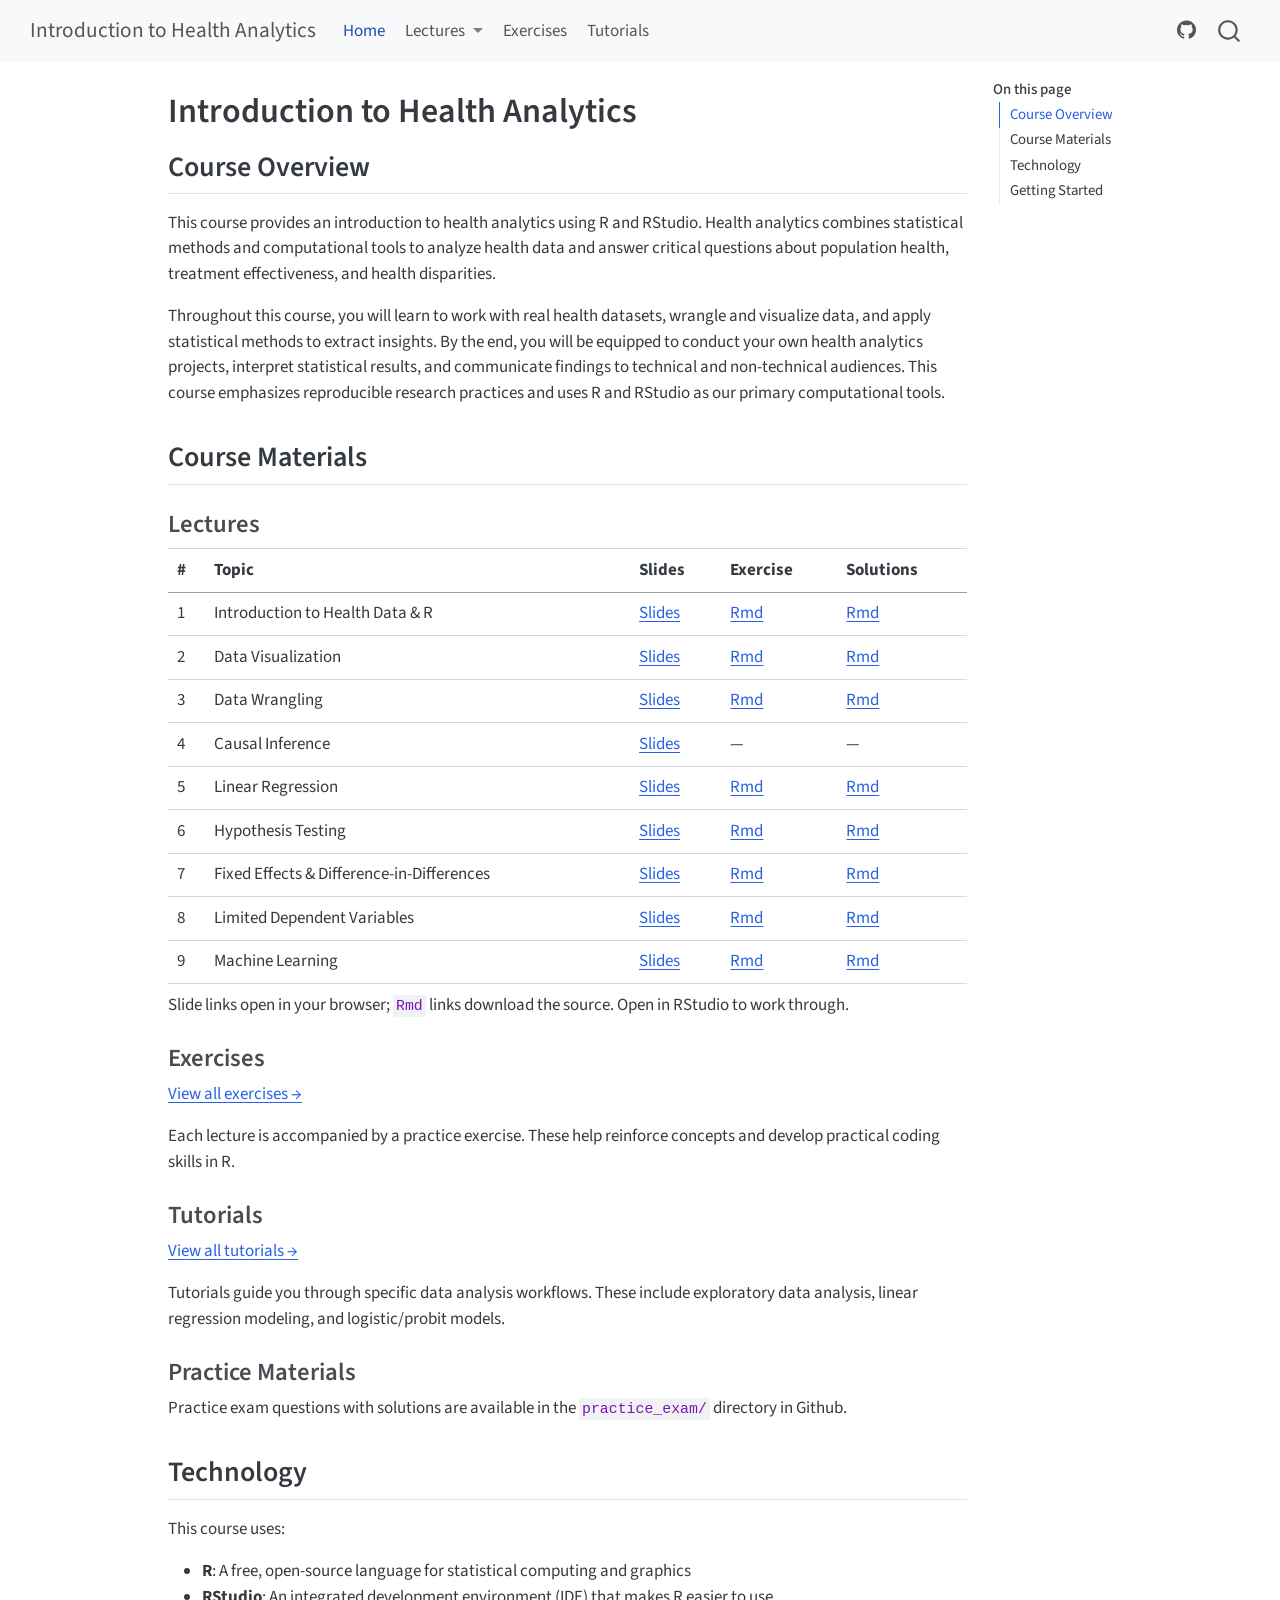
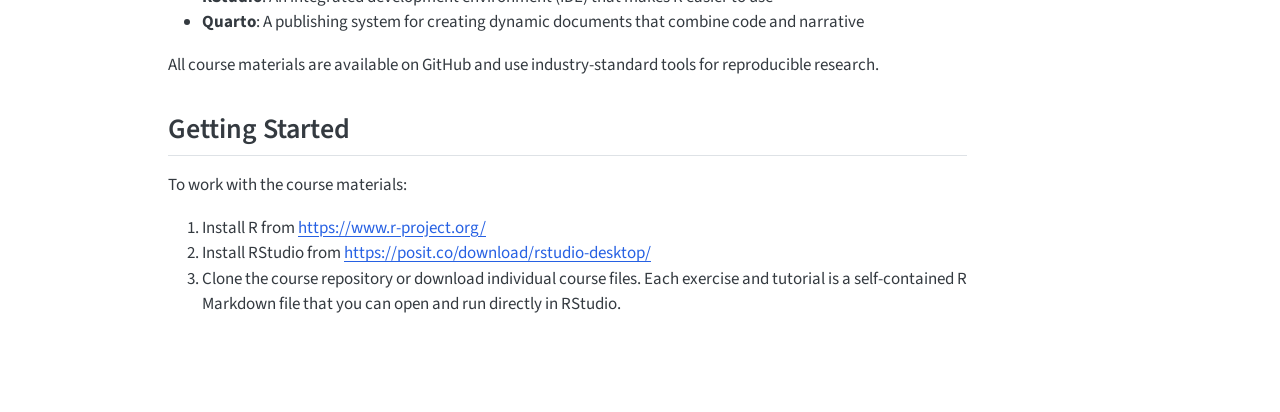
<file: docs/index.html>
<!DOCTYPE html>
<html xmlns="http://www.w3.org/1999/xhtml" lang="en" xml:lang="en"><head>

<meta charset="utf-8">
<meta name="generator" content="quarto-1.8.27">

<meta name="viewport" content="width=device-width, initial-scale=1.0, user-scalable=yes">


<title>Introduction to Health Analytics</title>
<style>
code{white-space: pre-wrap;}
span.smallcaps{font-variant: small-caps;}
div.columns{display: flex; gap: min(4vw, 1.5em);}
div.column{flex: auto; overflow-x: auto;}
div.hanging-indent{margin-left: 1.5em; text-indent: -1.5em;}
ul.task-list{list-style: none;}
ul.task-list li input[type="checkbox"] {
  width: 0.8em;
  margin: 0 0.8em 0.2em -1em; /* quarto-specific, see https://github.com/quarto-dev/quarto-cli/issues/4556 */ 
  vertical-align: middle;
}
</style>


<script src="site_libs/quarto-nav/quarto-nav.js"></script>
<script src="site_libs/quarto-nav/headroom.min.js"></script>
<script src="site_libs/clipboard/clipboard.min.js"></script>
<script src="site_libs/quarto-search/autocomplete.umd.js"></script>
<script src="site_libs/quarto-search/fuse.min.js"></script>
<script src="site_libs/quarto-search/quarto-search.js"></script>
<meta name="quarto:offset" content="./">
<script src="site_libs/quarto-html/quarto.js" type="module"></script>
<script src="site_libs/quarto-html/tabsets/tabsets.js" type="module"></script>
<script src="site_libs/quarto-html/axe/axe-check.js" type="module"></script>
<script src="site_libs/quarto-html/popper.min.js"></script>
<script src="site_libs/quarto-html/tippy.umd.min.js"></script>
<script src="site_libs/quarto-html/anchor.min.js"></script>
<link href="site_libs/quarto-html/tippy.css" rel="stylesheet">
<link href="site_libs/quarto-html/quarto-syntax-highlighting-ed96de9b727972fe78a7b5d16c58bf87.css" rel="stylesheet" id="quarto-text-highlighting-styles">
<script src="site_libs/bootstrap/bootstrap.min.js"></script>
<link href="site_libs/bootstrap/bootstrap-icons.css" rel="stylesheet">
<link href="site_libs/bootstrap/bootstrap-5b4ad623e5705c0698d39aec6f10cf02.min.css" rel="stylesheet" append-hash="true" id="quarto-bootstrap" data-mode="light">
<script id="quarto-search-options" type="application/json">{
  "location": "navbar",
  "copy-button": false,
  "collapse-after": 3,
  "panel-placement": "end",
  "type": "overlay",
  "limit": 50,
  "keyboard-shortcut": [
    "f",
    "/",
    "s"
  ],
  "show-item-context": false,
  "language": {
    "search-no-results-text": "No results",
    "search-matching-documents-text": "matching documents",
    "search-copy-link-title": "Copy link to search",
    "search-hide-matches-text": "Hide additional matches",
    "search-more-match-text": "more match in this document",
    "search-more-matches-text": "more matches in this document",
    "search-clear-button-title": "Clear",
    "search-text-placeholder": "",
    "search-detached-cancel-button-title": "Cancel",
    "search-submit-button-title": "Submit",
    "search-label": "Search"
  }
}</script>


<link rel="stylesheet" href="lectures/slides.css">
</head>

<body class="nav-fixed quarto-light">

<div id="quarto-search-results"></div>
  <header id="quarto-header" class="headroom fixed-top">
    <nav class="navbar navbar-expand-lg " data-bs-theme="dark">
      <div class="navbar-container container-fluid">
      <div class="navbar-brand-container mx-auto">
    <a class="navbar-brand" href="./index.html">
    <span class="navbar-title">Introduction to Health Analytics</span>
    </a>
  </div>
            <div id="quarto-search" class="" title="Search"></div>
          <button class="navbar-toggler" type="button" data-bs-toggle="collapse" data-bs-target="#navbarCollapse" aria-controls="navbarCollapse" role="menu" aria-expanded="false" aria-label="Toggle navigation" onclick="if (window.quartoToggleHeadroom) { window.quartoToggleHeadroom(); }">
  <span class="navbar-toggler-icon"></span>
</button>
          <div class="collapse navbar-collapse" id="navbarCollapse">
            <ul class="navbar-nav navbar-nav-scroll me-auto">
  <li class="nav-item">
    <a class="nav-link active" href="./index.html" aria-current="page"> 
<span class="menu-text">Home</span></a>
  </li>  
  <li class="nav-item dropdown ">
    <a class="nav-link dropdown-toggle" href="#" id="nav-menu-lectures" role="link" data-bs-toggle="dropdown" aria-expanded="false">
 <span class="menu-text">Lectures</span>
    </a>
    <ul class="dropdown-menu" aria-labelledby="nav-menu-lectures">    
        <li>
    <a class="dropdown-item" href="./lectures/health_analytics_01_intro.html">
 <span class="dropdown-text">1. Introduction to Health Data &amp; R</span></a>
  </li>  
        <li>
    <a class="dropdown-item" href="./lectures/health_analytics_02_dataviz.html">
 <span class="dropdown-text">2. Data Visualization</span></a>
  </li>  
        <li>
    <a class="dropdown-item" href="./lectures/health_analytics_03_wrangling.html">
 <span class="dropdown-text">3. Data Wrangling</span></a>
  </li>  
        <li>
    <a class="dropdown-item" href="./lectures/health_analytics_04_causal_inference.html">
 <span class="dropdown-text">4. Causal Inference</span></a>
  </li>  
        <li>
    <a class="dropdown-item" href="./lectures/health_analytics_05_linear_reg.html">
 <span class="dropdown-text">5. Linear Regression</span></a>
  </li>  
        <li>
    <a class="dropdown-item" href="./lectures/health_analytics_06_hypothesis_testing.html">
 <span class="dropdown-text">6. Hypothesis Testing</span></a>
  </li>  
        <li>
    <a class="dropdown-item" href="./lectures/health_analytics_07_fe_dd.html">
 <span class="dropdown-text">7. Fixed Effects &amp; Difference-in-Differences</span></a>
  </li>  
        <li>
    <a class="dropdown-item" href="./lectures/health_analytics_08_ldvs.html">
 <span class="dropdown-text">8. Limited Dependent Variables</span></a>
  </li>  
        <li>
    <a class="dropdown-item" href="./lectures/health_analytics_09_ml.html">
 <span class="dropdown-text">9. Machine Learning</span></a>
  </li>  
    </ul>
  </li>
  <li class="nav-item">
    <a class="nav-link" href="./exercises/index.html"> 
<span class="menu-text">Exercises</span></a>
  </li>  
  <li class="nav-item">
    <a class="nav-link" href="./tutorials/index.html"> 
<span class="menu-text">Tutorials</span></a>
  </li>  
</ul>
            <ul class="navbar-nav navbar-nav-scroll ms-auto">
  <li class="nav-item compact">
    <a class="nav-link" href="https://github.com/SamanthaBurn/HealthAnalytics"> <i class="bi bi-github" role="img" aria-label="GitHub">
</i> 
<span class="menu-text"></span></a>
  </li>  
</ul>
          </div> <!-- /navcollapse -->
            <div class="quarto-navbar-tools">
</div>
      </div> <!-- /container-fluid -->
    </nav>
</header>
<!-- content -->
<div id="quarto-content" class="quarto-container page-columns page-rows-contents page-layout-article page-navbar">
<!-- sidebar -->
<!-- margin-sidebar -->
    <div id="quarto-margin-sidebar" class="sidebar margin-sidebar">
        <nav id="TOC" role="doc-toc" class="toc-active">
    <h2 id="toc-title">On this page</h2>
   
  <ul>
  <li><a href="#course-overview" id="toc-course-overview" class="nav-link active" data-scroll-target="#course-overview">Course Overview</a></li>
  <li><a href="#course-materials" id="toc-course-materials" class="nav-link" data-scroll-target="#course-materials">Course Materials</a>
  <ul class="collapse">
  <li><a href="#lectures" id="toc-lectures" class="nav-link" data-scroll-target="#lectures">Lectures</a></li>
  <li><a href="#exercises" id="toc-exercises" class="nav-link" data-scroll-target="#exercises">Exercises</a></li>
  <li><a href="#tutorials" id="toc-tutorials" class="nav-link" data-scroll-target="#tutorials">Tutorials</a></li>
  <li><a href="#practice-materials" id="toc-practice-materials" class="nav-link" data-scroll-target="#practice-materials">Practice Materials</a></li>
  </ul></li>
  <li><a href="#technology" id="toc-technology" class="nav-link" data-scroll-target="#technology">Technology</a></li>
  <li><a href="#getting-started" id="toc-getting-started" class="nav-link" data-scroll-target="#getting-started">Getting Started</a></li>
  </ul>
</nav>
    </div>
<!-- main -->
<main class="content" id="quarto-document-content">

<header id="title-block-header" class="quarto-title-block default">
<div class="quarto-title">
<h1 class="title">Introduction to Health Analytics</h1>
</div>



<div class="quarto-title-meta">

    
  
    
  </div>
  


</header>


<section id="course-overview" class="level2">
<h2 class="anchored" data-anchor-id="course-overview">Course Overview</h2>
<p>This course provides an introduction to health analytics using R and RStudio. Health analytics combines statistical methods and computational tools to analyze health data and answer critical questions about population health, treatment effectiveness, and health disparities.</p>
<p>Throughout this course, you will learn to work with real health datasets, wrangle and visualize data, and apply statistical methods to extract insights. By the end, you will be equipped to conduct your own health analytics projects, interpret statistical results, and communicate findings to technical and non-technical audiences. This course emphasizes reproducible research practices and uses R and RStudio as our primary computational tools.</p>
</section>
<section id="course-materials" class="level2">
<h2 class="anchored" data-anchor-id="course-materials">Course Materials</h2>
<section id="lectures" class="level3">
<h3 class="anchored" data-anchor-id="lectures">Lectures</h3>
<table class="caption-top table">
<thead>
<tr class="header">
<th>#</th>
<th>Topic</th>
<th>Slides</th>
<th>Exercise</th>
<th>Solutions</th>
</tr>
</thead>
<tbody>
<tr class="odd">
<td>1</td>
<td>Introduction to Health Data &amp; R</td>
<td><a href="./lectures/health_analytics_01_intro.html">Slides</a></td>
<td><a href="exercises/health_analytics_01_intro.Rmd">Rmd</a></td>
<td><a href="exercises/health_analytics_01_intro_solutions.Rmd">Rmd</a></td>
</tr>
<tr class="even">
<td>2</td>
<td>Data Visualization</td>
<td><a href="./lectures/health_analytics_02_dataviz.html">Slides</a></td>
<td><a href="exercises/health_analytics_02_dataviz.Rmd">Rmd</a></td>
<td><a href="exercises/health_analytics_02_dataviz_solutions.Rmd">Rmd</a></td>
</tr>
<tr class="odd">
<td>3</td>
<td>Data Wrangling</td>
<td><a href="./lectures/health_analytics_03_wrangling.html">Slides</a></td>
<td><a href="exercises/health_analytics_03_wrangling.Rmd">Rmd</a></td>
<td><a href="exercises/health_analytics_03_wrangling_solutions.Rmd">Rmd</a></td>
</tr>
<tr class="even">
<td>4</td>
<td>Causal Inference</td>
<td><a href="./lectures/health_analytics_04_causal_inference.html">Slides</a></td>
<td>—</td>
<td>—</td>
</tr>
<tr class="odd">
<td>5</td>
<td>Linear Regression</td>
<td><a href="./lectures/health_analytics_05_linear_reg.html">Slides</a></td>
<td><a href="exercises/health_analytics_05_linear_reg.Rmd">Rmd</a></td>
<td><a href="exercises/health_analytics_05_linear_reg_solutions.Rmd">Rmd</a></td>
</tr>
<tr class="even">
<td>6</td>
<td>Hypothesis Testing</td>
<td><a href="./lectures/health_analytics_06_hypothesis_testing.html">Slides</a></td>
<td><a href="exercises/health_analytics_06_hypothesis_testing.Rmd">Rmd</a></td>
<td><a href="exercises/health_analytics_06_hypothesis_testing_solutions.Rmd">Rmd</a></td>
</tr>
<tr class="odd">
<td>7</td>
<td>Fixed Effects &amp; Difference-in-Differences</td>
<td><a href="./lectures/health_analytics_07_fe_dd.html">Slides</a></td>
<td><a href="exercises/health_analytics_07_fe_dd.Rmd">Rmd</a></td>
<td><a href="exercises/health_analytics_07_fe_dd_solutions.Rmd">Rmd</a></td>
</tr>
<tr class="even">
<td>8</td>
<td>Limited Dependent Variables</td>
<td><a href="./lectures/health_analytics_08_ldvs.html">Slides</a></td>
<td><a href="exercises/health_analytics_08_limited_depvars.Rmd">Rmd</a></td>
<td><a href="exercises/health_analytics_08_limited_depvars_solutions.Rmd">Rmd</a></td>
</tr>
<tr class="odd">
<td>9</td>
<td>Machine Learning</td>
<td><a href="./lectures/health_analytics_09_ml.html">Slides</a></td>
<td><a href="exercises/health_analytics_09_ml.Rmd">Rmd</a></td>
<td><a href="exercises/health_analytics_09_ml_solutions.Rmd">Rmd</a></td>
</tr>
</tbody>
</table>
<p>Slide links open in your browser; <code>Rmd</code> links download the source. Open in RStudio to work through.</p>
</section>
<section id="exercises" class="level3">
<h3 class="anchored" data-anchor-id="exercises">Exercises</h3>
<p><a href="./exercises/index.html">View all exercises →</a></p>
<p>Each lecture is accompanied by a practice exercise. These help reinforce concepts and develop practical coding skills in R.</p>
</section>
<section id="tutorials" class="level3">
<h3 class="anchored" data-anchor-id="tutorials">Tutorials</h3>
<p><a href="./tutorials/index.html">View all tutorials →</a></p>
<p>Tutorials guide you through specific data analysis workflows. These include exploratory data analysis, linear regression modeling, and logistic/probit models.</p>
</section>
<section id="practice-materials" class="level3">
<h3 class="anchored" data-anchor-id="practice-materials">Practice Materials</h3>
<p>Practice exam questions with solutions are available in the <code>practice_exam/</code> directory in Github.</p>
</section>
</section>
<section id="technology" class="level2">
<h2 class="anchored" data-anchor-id="technology">Technology</h2>
<p>This course uses:</p>
<ul>
<li><strong>R</strong>: A free, open-source language for statistical computing and graphics</li>
<li><strong>RStudio</strong>: An integrated development environment (IDE) that makes R easier to use</li>
<li><strong>Quarto</strong>: A publishing system for creating dynamic documents that combine code and narrative</li>
</ul>
<p>All course materials are available on GitHub and use industry-standard tools for reproducible research.</p>
</section>
<section id="getting-started" class="level2">
<h2 class="anchored" data-anchor-id="getting-started">Getting Started</h2>
<p>To work with the course materials:</p>
<ol type="1">
<li>Install R from <a href="https://www.r-project.org/">https://www.r-project.org/</a></li>
<li>Install RStudio from <a href="https://posit.co/download/rstudio-desktop/">https://posit.co/download/rstudio-desktop/</a></li>
<li>Clone the course repository or download individual course files. Each exercise and tutorial is a self-contained R Markdown file that you can open and run directly in RStudio.</li>
</ol>


</section>

</main> <!-- /main -->
<script id="quarto-html-after-body" type="application/javascript">
  window.document.addEventListener("DOMContentLoaded", function (event) {
    const icon = "";
    const anchorJS = new window.AnchorJS();
    anchorJS.options = {
      placement: 'right',
      icon: icon
    };
    anchorJS.add('.anchored');
    const isCodeAnnotation = (el) => {
      for (const clz of el.classList) {
        if (clz.startsWith('code-annotation-')) {                     
          return true;
        }
      }
      return false;
    }
    const onCopySuccess = function(e) {
      // button target
      const button = e.trigger;
      // don't keep focus
      button.blur();
      // flash "checked"
      button.classList.add('code-copy-button-checked');
      var currentTitle = button.getAttribute("title");
      button.setAttribute("title", "Copied!");
      let tooltip;
      if (window.bootstrap) {
        button.setAttribute("data-bs-toggle", "tooltip");
        button.setAttribute("data-bs-placement", "left");
        button.setAttribute("data-bs-title", "Copied!");
        tooltip = new bootstrap.Tooltip(button, 
          { trigger: "manual", 
            customClass: "code-copy-button-tooltip",
            offset: [0, -8]});
        tooltip.show();    
      }
      setTimeout(function() {
        if (tooltip) {
          tooltip.hide();
          button.removeAttribute("data-bs-title");
          button.removeAttribute("data-bs-toggle");
          button.removeAttribute("data-bs-placement");
        }
        button.setAttribute("title", currentTitle);
        button.classList.remove('code-copy-button-checked');
      }, 1000);
      // clear code selection
      e.clearSelection();
    }
    const getTextToCopy = function(trigger) {
      const outerScaffold = trigger.parentElement.cloneNode(true);
      const codeEl = outerScaffold.querySelector('code');
      for (const childEl of codeEl.children) {
        if (isCodeAnnotation(childEl)) {
          childEl.remove();
        }
      }
      return codeEl.innerText;
    }
    const clipboard = new window.ClipboardJS('.code-copy-button:not([data-in-quarto-modal])', {
      text: getTextToCopy
    });
    clipboard.on('success', onCopySuccess);
    if (window.document.getElementById('quarto-embedded-source-code-modal')) {
      const clipboardModal = new window.ClipboardJS('.code-copy-button[data-in-quarto-modal]', {
        text: getTextToCopy,
        container: window.document.getElementById('quarto-embedded-source-code-modal')
      });
      clipboardModal.on('success', onCopySuccess);
    }
      var localhostRegex = new RegExp(/^(?:http|https):\/\/localhost\:?[0-9]*\//);
      var mailtoRegex = new RegExp(/^mailto:/);
        var filterRegex = new RegExp('/' + window.location.host + '/');
      var isInternal = (href) => {
          return filterRegex.test(href) || localhostRegex.test(href) || mailtoRegex.test(href);
      }
      // Inspect non-navigation links and adorn them if external
     var links = window.document.querySelectorAll('a[href]:not(.nav-link):not(.navbar-brand):not(.toc-action):not(.sidebar-link):not(.sidebar-item-toggle):not(.pagination-link):not(.no-external):not([aria-hidden]):not(.dropdown-item):not(.quarto-navigation-tool):not(.about-link)');
      for (var i=0; i<links.length; i++) {
        const link = links[i];
        if (!isInternal(link.href)) {
          // undo the damage that might have been done by quarto-nav.js in the case of
          // links that we want to consider external
          if (link.dataset.originalHref !== undefined) {
            link.href = link.dataset.originalHref;
          }
        }
      }
    function tippyHover(el, contentFn, onTriggerFn, onUntriggerFn) {
      const config = {
        allowHTML: true,
        maxWidth: 500,
        delay: 100,
        arrow: false,
        appendTo: function(el) {
            return el.parentElement;
        },
        interactive: true,
        interactiveBorder: 10,
        theme: 'quarto',
        placement: 'bottom-start',
      };
      if (contentFn) {
        config.content = contentFn;
      }
      if (onTriggerFn) {
        config.onTrigger = onTriggerFn;
      }
      if (onUntriggerFn) {
        config.onUntrigger = onUntriggerFn;
      }
      window.tippy(el, config); 
    }
    const noterefs = window.document.querySelectorAll('a[role="doc-noteref"]');
    for (var i=0; i<noterefs.length; i++) {
      const ref = noterefs[i];
      tippyHover(ref, function() {
        // use id or data attribute instead here
        let href = ref.getAttribute('data-footnote-href') || ref.getAttribute('href');
        try { href = new URL(href).hash; } catch {}
        const id = href.replace(/^#\/?/, "");
        const note = window.document.getElementById(id);
        if (note) {
          return note.innerHTML;
        } else {
          return "";
        }
      });
    }
    const xrefs = window.document.querySelectorAll('a.quarto-xref');
    const processXRef = (id, note) => {
      // Strip column container classes
      const stripColumnClz = (el) => {
        el.classList.remove("page-full", "page-columns");
        if (el.children) {
          for (const child of el.children) {
            stripColumnClz(child);
          }
        }
      }
      stripColumnClz(note)
      if (id === null || id.startsWith('sec-')) {
        // Special case sections, only their first couple elements
        const container = document.createElement("div");
        if (note.children && note.children.length > 2) {
          container.appendChild(note.children[0].cloneNode(true));
          for (let i = 1; i < note.children.length; i++) {
            const child = note.children[i];
            if (child.tagName === "P" && child.innerText === "") {
              continue;
            } else {
              container.appendChild(child.cloneNode(true));
              break;
            }
          }
          if (window.Quarto?.typesetMath) {
            window.Quarto.typesetMath(container);
          }
          return container.innerHTML
        } else {
          if (window.Quarto?.typesetMath) {
            window.Quarto.typesetMath(note);
          }
          return note.innerHTML;
        }
      } else {
        // Remove any anchor links if they are present
        const anchorLink = note.querySelector('a.anchorjs-link');
        if (anchorLink) {
          anchorLink.remove();
        }
        if (window.Quarto?.typesetMath) {
          window.Quarto.typesetMath(note);
        }
        if (note.classList.contains("callout")) {
          return note.outerHTML;
        } else {
          return note.innerHTML;
        }
      }
    }
    for (var i=0; i<xrefs.length; i++) {
      const xref = xrefs[i];
      tippyHover(xref, undefined, function(instance) {
        instance.disable();
        let url = xref.getAttribute('href');
        let hash = undefined; 
        if (url.startsWith('#')) {
          hash = url;
        } else {
          try { hash = new URL(url).hash; } catch {}
        }
        if (hash) {
          const id = hash.replace(/^#\/?/, "");
          const note = window.document.getElementById(id);
          if (note !== null) {
            try {
              const html = processXRef(id, note.cloneNode(true));
              instance.setContent(html);
            } finally {
              instance.enable();
              instance.show();
            }
          } else {
            // See if we can fetch this
            fetch(url.split('#')[0])
            .then(res => res.text())
            .then(html => {
              const parser = new DOMParser();
              const htmlDoc = parser.parseFromString(html, "text/html");
              const note = htmlDoc.getElementById(id);
              if (note !== null) {
                const html = processXRef(id, note);
                instance.setContent(html);
              } 
            }).finally(() => {
              instance.enable();
              instance.show();
            });
          }
        } else {
          // See if we can fetch a full url (with no hash to target)
          // This is a special case and we should probably do some content thinning / targeting
          fetch(url)
          .then(res => res.text())
          .then(html => {
            const parser = new DOMParser();
            const htmlDoc = parser.parseFromString(html, "text/html");
            const note = htmlDoc.querySelector('main.content');
            if (note !== null) {
              // This should only happen for chapter cross references
              // (since there is no id in the URL)
              // remove the first header
              if (note.children.length > 0 && note.children[0].tagName === "HEADER") {
                note.children[0].remove();
              }
              const html = processXRef(null, note);
              instance.setContent(html);
            } 
          }).finally(() => {
            instance.enable();
            instance.show();
          });
        }
      }, function(instance) {
      });
    }
        let selectedAnnoteEl;
        const selectorForAnnotation = ( cell, annotation) => {
          let cellAttr = 'data-code-cell="' + cell + '"';
          let lineAttr = 'data-code-annotation="' +  annotation + '"';
          const selector = 'span[' + cellAttr + '][' + lineAttr + ']';
          return selector;
        }
        const selectCodeLines = (annoteEl) => {
          const doc = window.document;
          const targetCell = annoteEl.getAttribute("data-target-cell");
          const targetAnnotation = annoteEl.getAttribute("data-target-annotation");
          const annoteSpan = window.document.querySelector(selectorForAnnotation(targetCell, targetAnnotation));
          const lines = annoteSpan.getAttribute("data-code-lines").split(",");
          const lineIds = lines.map((line) => {
            return targetCell + "-" + line;
          })
          let top = null;
          let height = null;
          let parent = null;
          if (lineIds.length > 0) {
              //compute the position of the single el (top and bottom and make a div)
              const el = window.document.getElementById(lineIds[0]);
              top = el.offsetTop;
              height = el.offsetHeight;
              parent = el.parentElement.parentElement;
            if (lineIds.length > 1) {
              const lastEl = window.document.getElementById(lineIds[lineIds.length - 1]);
              const bottom = lastEl.offsetTop + lastEl.offsetHeight;
              height = bottom - top;
            }
            if (top !== null && height !== null && parent !== null) {
              // cook up a div (if necessary) and position it 
              let div = window.document.getElementById("code-annotation-line-highlight");
              if (div === null) {
                div = window.document.createElement("div");
                div.setAttribute("id", "code-annotation-line-highlight");
                div.style.position = 'absolute';
                parent.appendChild(div);
              }
              div.style.top = top - 2 + "px";
              div.style.height = height + 4 + "px";
              div.style.left = 0;
              let gutterDiv = window.document.getElementById("code-annotation-line-highlight-gutter");
              if (gutterDiv === null) {
                gutterDiv = window.document.createElement("div");
                gutterDiv.setAttribute("id", "code-annotation-line-highlight-gutter");
                gutterDiv.style.position = 'absolute';
                const codeCell = window.document.getElementById(targetCell);
                const gutter = codeCell.querySelector('.code-annotation-gutter');
                gutter.appendChild(gutterDiv);
              }
              gutterDiv.style.top = top - 2 + "px";
              gutterDiv.style.height = height + 4 + "px";
            }
            selectedAnnoteEl = annoteEl;
          }
        };
        const unselectCodeLines = () => {
          const elementsIds = ["code-annotation-line-highlight", "code-annotation-line-highlight-gutter"];
          elementsIds.forEach((elId) => {
            const div = window.document.getElementById(elId);
            if (div) {
              div.remove();
            }
          });
          selectedAnnoteEl = undefined;
        };
          // Handle positioning of the toggle
      window.addEventListener(
        "resize",
        throttle(() => {
          elRect = undefined;
          if (selectedAnnoteEl) {
            selectCodeLines(selectedAnnoteEl);
          }
        }, 10)
      );
      function throttle(fn, ms) {
      let throttle = false;
      let timer;
        return (...args) => {
          if(!throttle) { // first call gets through
              fn.apply(this, args);
              throttle = true;
          } else { // all the others get throttled
              if(timer) clearTimeout(timer); // cancel #2
              timer = setTimeout(() => {
                fn.apply(this, args);
                timer = throttle = false;
              }, ms);
          }
        };
      }
        // Attach click handler to the DT
        const annoteDls = window.document.querySelectorAll('dt[data-target-cell]');
        for (const annoteDlNode of annoteDls) {
          annoteDlNode.addEventListener('click', (event) => {
            const clickedEl = event.target;
            if (clickedEl !== selectedAnnoteEl) {
              unselectCodeLines();
              const activeEl = window.document.querySelector('dt[data-target-cell].code-annotation-active');
              if (activeEl) {
                activeEl.classList.remove('code-annotation-active');
              }
              selectCodeLines(clickedEl);
              clickedEl.classList.add('code-annotation-active');
            } else {
              // Unselect the line
              unselectCodeLines();
              clickedEl.classList.remove('code-annotation-active');
            }
          });
        }
    const findCites = (el) => {
      const parentEl = el.parentElement;
      if (parentEl) {
        const cites = parentEl.dataset.cites;
        if (cites) {
          return {
            el,
            cites: cites.split(' ')
          };
        } else {
          return findCites(el.parentElement)
        }
      } else {
        return undefined;
      }
    };
    var bibliorefs = window.document.querySelectorAll('a[role="doc-biblioref"]');
    for (var i=0; i<bibliorefs.length; i++) {
      const ref = bibliorefs[i];
      const citeInfo = findCites(ref);
      if (citeInfo) {
        tippyHover(citeInfo.el, function() {
          var popup = window.document.createElement('div');
          citeInfo.cites.forEach(function(cite) {
            var citeDiv = window.document.createElement('div');
            citeDiv.classList.add('hanging-indent');
            citeDiv.classList.add('csl-entry');
            var biblioDiv = window.document.getElementById('ref-' + cite);
            if (biblioDiv) {
              citeDiv.innerHTML = biblioDiv.innerHTML;
            }
            popup.appendChild(citeDiv);
          });
          return popup.innerHTML;
        });
      }
    }
  });
  </script>
</div> <!-- /content -->




</body></html>
</file>
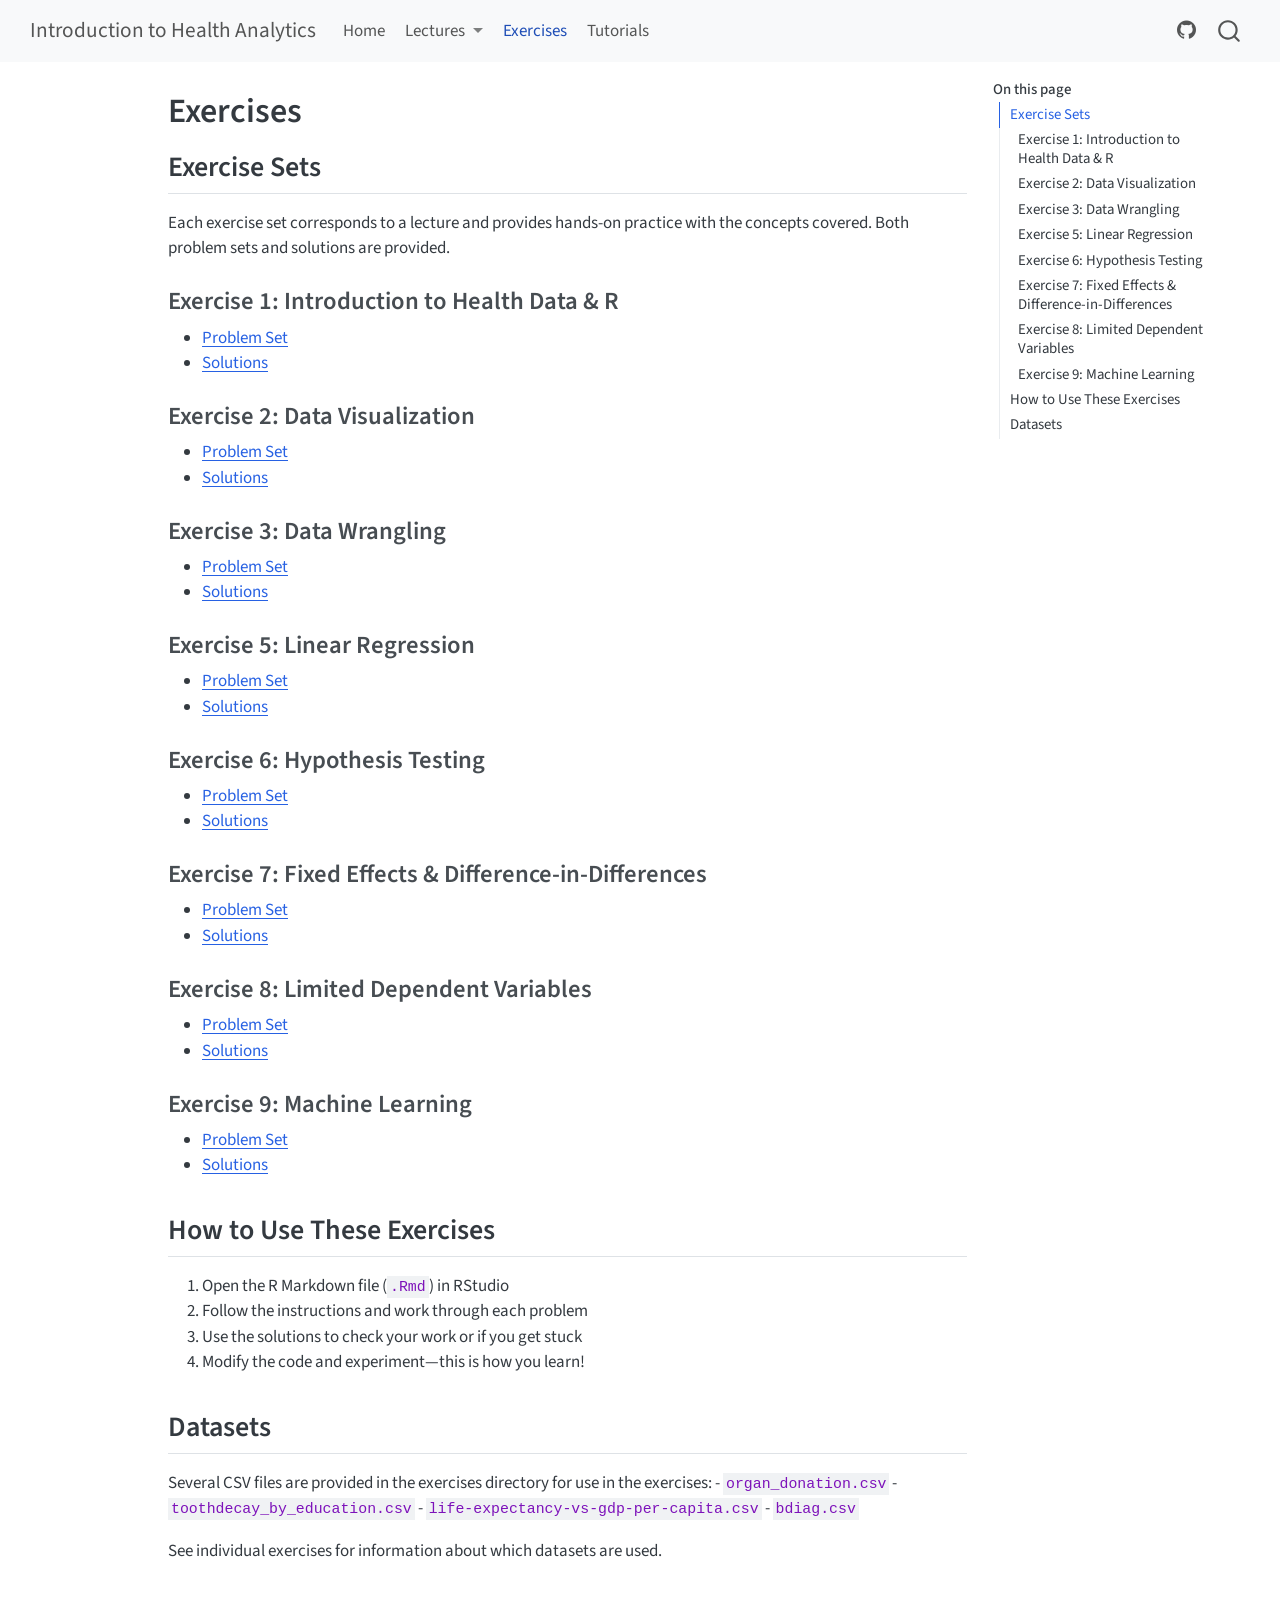
<file: docs/exercises/index.html>
<!DOCTYPE html>
<html xmlns="http://www.w3.org/1999/xhtml" lang="en" xml:lang="en"><head>

<meta charset="utf-8">
<meta name="generator" content="quarto-1.8.27">

<meta name="viewport" content="width=device-width, initial-scale=1.0, user-scalable=yes">


<title>Exercises – Introduction to Health Analytics</title>
<style>
code{white-space: pre-wrap;}
span.smallcaps{font-variant: small-caps;}
div.columns{display: flex; gap: min(4vw, 1.5em);}
div.column{flex: auto; overflow-x: auto;}
div.hanging-indent{margin-left: 1.5em; text-indent: -1.5em;}
ul.task-list{list-style: none;}
ul.task-list li input[type="checkbox"] {
  width: 0.8em;
  margin: 0 0.8em 0.2em -1em; /* quarto-specific, see https://github.com/quarto-dev/quarto-cli/issues/4556 */ 
  vertical-align: middle;
}
</style>


<script src="../site_libs/quarto-nav/quarto-nav.js"></script>
<script src="../site_libs/quarto-nav/headroom.min.js"></script>
<script src="../site_libs/clipboard/clipboard.min.js"></script>
<script src="../site_libs/quarto-search/autocomplete.umd.js"></script>
<script src="../site_libs/quarto-search/fuse.min.js"></script>
<script src="../site_libs/quarto-search/quarto-search.js"></script>
<meta name="quarto:offset" content="../">
<script src="../site_libs/quarto-html/quarto.js" type="module"></script>
<script src="../site_libs/quarto-html/tabsets/tabsets.js" type="module"></script>
<script src="../site_libs/quarto-html/axe/axe-check.js" type="module"></script>
<script src="../site_libs/quarto-html/popper.min.js"></script>
<script src="../site_libs/quarto-html/tippy.umd.min.js"></script>
<script src="../site_libs/quarto-html/anchor.min.js"></script>
<link href="../site_libs/quarto-html/tippy.css" rel="stylesheet">
<link href="../site_libs/quarto-html/quarto-syntax-highlighting-ed96de9b727972fe78a7b5d16c58bf87.css" rel="stylesheet" id="quarto-text-highlighting-styles">
<script src="../site_libs/bootstrap/bootstrap.min.js"></script>
<link href="../site_libs/bootstrap/bootstrap-icons.css" rel="stylesheet">
<link href="../site_libs/bootstrap/bootstrap-5b4ad623e5705c0698d39aec6f10cf02.min.css" rel="stylesheet" append-hash="true" id="quarto-bootstrap" data-mode="light">
<script id="quarto-search-options" type="application/json">{
  "location": "navbar",
  "copy-button": false,
  "collapse-after": 3,
  "panel-placement": "end",
  "type": "overlay",
  "limit": 50,
  "keyboard-shortcut": [
    "f",
    "/",
    "s"
  ],
  "show-item-context": false,
  "language": {
    "search-no-results-text": "No results",
    "search-matching-documents-text": "matching documents",
    "search-copy-link-title": "Copy link to search",
    "search-hide-matches-text": "Hide additional matches",
    "search-more-match-text": "more match in this document",
    "search-more-matches-text": "more matches in this document",
    "search-clear-button-title": "Clear",
    "search-text-placeholder": "",
    "search-detached-cancel-button-title": "Cancel",
    "search-submit-button-title": "Submit",
    "search-label": "Search"
  }
}</script>


<link rel="stylesheet" href="../lectures/slides.css">
</head>

<body class="nav-fixed quarto-light">

<div id="quarto-search-results"></div>
  <header id="quarto-header" class="headroom fixed-top">
    <nav class="navbar navbar-expand-lg " data-bs-theme="dark">
      <div class="navbar-container container-fluid">
      <div class="navbar-brand-container mx-auto">
    <a class="navbar-brand" href="../index.html">
    <span class="navbar-title">Introduction to Health Analytics</span>
    </a>
  </div>
            <div id="quarto-search" class="" title="Search"></div>
          <button class="navbar-toggler" type="button" data-bs-toggle="collapse" data-bs-target="#navbarCollapse" aria-controls="navbarCollapse" role="menu" aria-expanded="false" aria-label="Toggle navigation" onclick="if (window.quartoToggleHeadroom) { window.quartoToggleHeadroom(); }">
  <span class="navbar-toggler-icon"></span>
</button>
          <div class="collapse navbar-collapse" id="navbarCollapse">
            <ul class="navbar-nav navbar-nav-scroll me-auto">
  <li class="nav-item">
    <a class="nav-link" href="../index.html"> 
<span class="menu-text">Home</span></a>
  </li>  
  <li class="nav-item dropdown ">
    <a class="nav-link dropdown-toggle" href="#" id="nav-menu-lectures" role="link" data-bs-toggle="dropdown" aria-expanded="false">
 <span class="menu-text">Lectures</span>
    </a>
    <ul class="dropdown-menu" aria-labelledby="nav-menu-lectures">    
        <li>
    <a class="dropdown-item" href="../lectures/health_analytics_01_intro.html">
 <span class="dropdown-text">1. Introduction to Health Data &amp; R</span></a>
  </li>  
        <li>
    <a class="dropdown-item" href="../lectures/health_analytics_02_dataviz.html">
 <span class="dropdown-text">2. Data Visualization</span></a>
  </li>  
        <li>
    <a class="dropdown-item" href="../lectures/health_analytics_03_wrangling.html">
 <span class="dropdown-text">3. Data Wrangling</span></a>
  </li>  
        <li>
    <a class="dropdown-item" href="../lectures/health_analytics_04_causal_inference.html">
 <span class="dropdown-text">4. Causal Inference</span></a>
  </li>  
        <li>
    <a class="dropdown-item" href="../lectures/health_analytics_05_linear_reg.html">
 <span class="dropdown-text">5. Linear Regression</span></a>
  </li>  
        <li>
    <a class="dropdown-item" href="../lectures/health_analytics_06_hypothesis_testing.html">
 <span class="dropdown-text">6. Hypothesis Testing</span></a>
  </li>  
        <li>
    <a class="dropdown-item" href="../lectures/health_analytics_07_fe_dd.html">
 <span class="dropdown-text">7. Fixed Effects &amp; Difference-in-Differences</span></a>
  </li>  
        <li>
    <a class="dropdown-item" href="../lectures/health_analytics_08_ldvs.html">
 <span class="dropdown-text">8. Limited Dependent Variables</span></a>
  </li>  
        <li>
    <a class="dropdown-item" href="../lectures/health_analytics_09_ml.html">
 <span class="dropdown-text">9. Machine Learning</span></a>
  </li>  
    </ul>
  </li>
  <li class="nav-item">
    <a class="nav-link active" href="../exercises/index.html" aria-current="page"> 
<span class="menu-text">Exercises</span></a>
  </li>  
  <li class="nav-item">
    <a class="nav-link" href="../tutorials/index.html"> 
<span class="menu-text">Tutorials</span></a>
  </li>  
</ul>
            <ul class="navbar-nav navbar-nav-scroll ms-auto">
  <li class="nav-item compact">
    <a class="nav-link" href="https://github.com/SamanthaBurn/HealthAnalytics"> <i class="bi bi-github" role="img" aria-label="GitHub">
</i> 
<span class="menu-text"></span></a>
  </li>  
</ul>
          </div> <!-- /navcollapse -->
            <div class="quarto-navbar-tools">
</div>
      </div> <!-- /container-fluid -->
    </nav>
</header>
<!-- content -->
<div id="quarto-content" class="quarto-container page-columns page-rows-contents page-layout-article page-navbar">
<!-- sidebar -->
<!-- margin-sidebar -->
    <div id="quarto-margin-sidebar" class="sidebar margin-sidebar">
        <nav id="TOC" role="doc-toc" class="toc-active">
    <h2 id="toc-title">On this page</h2>
   
  <ul>
  <li><a href="#exercise-sets" id="toc-exercise-sets" class="nav-link active" data-scroll-target="#exercise-sets">Exercise Sets</a>
  <ul class="collapse">
  <li><a href="#exercise-1-introduction-to-health-data-r" id="toc-exercise-1-introduction-to-health-data-r" class="nav-link" data-scroll-target="#exercise-1-introduction-to-health-data-r">Exercise 1: Introduction to Health Data &amp; R</a></li>
  <li><a href="#exercise-2-data-visualization" id="toc-exercise-2-data-visualization" class="nav-link" data-scroll-target="#exercise-2-data-visualization">Exercise 2: Data Visualization</a></li>
  <li><a href="#exercise-3-data-wrangling" id="toc-exercise-3-data-wrangling" class="nav-link" data-scroll-target="#exercise-3-data-wrangling">Exercise 3: Data Wrangling</a></li>
  <li><a href="#exercise-5-linear-regression" id="toc-exercise-5-linear-regression" class="nav-link" data-scroll-target="#exercise-5-linear-regression">Exercise 5: Linear Regression</a></li>
  <li><a href="#exercise-6-hypothesis-testing" id="toc-exercise-6-hypothesis-testing" class="nav-link" data-scroll-target="#exercise-6-hypothesis-testing">Exercise 6: Hypothesis Testing</a></li>
  <li><a href="#exercise-7-fixed-effects-difference-in-differences" id="toc-exercise-7-fixed-effects-difference-in-differences" class="nav-link" data-scroll-target="#exercise-7-fixed-effects-difference-in-differences">Exercise 7: Fixed Effects &amp; Difference-in-Differences</a></li>
  <li><a href="#exercise-8-limited-dependent-variables" id="toc-exercise-8-limited-dependent-variables" class="nav-link" data-scroll-target="#exercise-8-limited-dependent-variables">Exercise 8: Limited Dependent Variables</a></li>
  <li><a href="#exercise-9-machine-learning" id="toc-exercise-9-machine-learning" class="nav-link" data-scroll-target="#exercise-9-machine-learning">Exercise 9: Machine Learning</a></li>
  </ul></li>
  <li><a href="#how-to-use-these-exercises" id="toc-how-to-use-these-exercises" class="nav-link" data-scroll-target="#how-to-use-these-exercises">How to Use These Exercises</a></li>
  <li><a href="#datasets" id="toc-datasets" class="nav-link" data-scroll-target="#datasets">Datasets</a></li>
  </ul>
</nav>
    </div>
<!-- main -->
<main class="content" id="quarto-document-content">

<header id="title-block-header" class="quarto-title-block default">
<div class="quarto-title">
<h1 class="title">Exercises</h1>
</div>



<div class="quarto-title-meta">

    
  
    
  </div>
  


</header>


<section id="exercise-sets" class="level2">
<h2 class="anchored" data-anchor-id="exercise-sets">Exercise Sets</h2>
<p>Each exercise set corresponds to a lecture and provides hands-on practice with the concepts covered. Both problem sets and solutions are provided.</p>
<section id="exercise-1-introduction-to-health-data-r" class="level3">
<h3 class="anchored" data-anchor-id="exercise-1-introduction-to-health-data-r">Exercise 1: Introduction to Health Data &amp; R</h3>
<ul>
<li><a href="health_analytics_01_intro.Rmd">Problem Set</a></li>
<li><a href="health_analytics_01_intro_solutions.Rmd">Solutions</a></li>
</ul>
</section>
<section id="exercise-2-data-visualization" class="level3">
<h3 class="anchored" data-anchor-id="exercise-2-data-visualization">Exercise 2: Data Visualization</h3>
<ul>
<li><a href="health_analytics_02_dataviz.Rmd">Problem Set</a></li>
<li><a href="health_analytics_02_dataviz_solutions.Rmd">Solutions</a></li>
</ul>
</section>
<section id="exercise-3-data-wrangling" class="level3">
<h3 class="anchored" data-anchor-id="exercise-3-data-wrangling">Exercise 3: Data Wrangling</h3>
<ul>
<li><a href="health_analytics_03_wrangling.Rmd">Problem Set</a></li>
<li><a href="health_analytics_03_wrangling_solutions.Rmd">Solutions</a></li>
</ul>
</section>
<section id="exercise-5-linear-regression" class="level3">
<h3 class="anchored" data-anchor-id="exercise-5-linear-regression">Exercise 5: Linear Regression</h3>
<ul>
<li><a href="health_analytics_05_linear_reg.Rmd">Problem Set</a></li>
<li><a href="health_analytics_05_linear_reg_solutions.Rmd">Solutions</a></li>
</ul>
</section>
<section id="exercise-6-hypothesis-testing" class="level3">
<h3 class="anchored" data-anchor-id="exercise-6-hypothesis-testing">Exercise 6: Hypothesis Testing</h3>
<ul>
<li><a href="health_analytics_06_hypothesis_testing.Rmd">Problem Set</a></li>
<li><a href="health_analytics_06_hypothesis_testing_solutions.Rmd">Solutions</a></li>
</ul>
</section>
<section id="exercise-7-fixed-effects-difference-in-differences" class="level3">
<h3 class="anchored" data-anchor-id="exercise-7-fixed-effects-difference-in-differences">Exercise 7: Fixed Effects &amp; Difference-in-Differences</h3>
<ul>
<li><a href="health_analytics_07_fe_dd.Rmd">Problem Set</a></li>
<li><a href="health_analytics_07_fe_dd_solutions.Rmd">Solutions</a></li>
</ul>
</section>
<section id="exercise-8-limited-dependent-variables" class="level3">
<h3 class="anchored" data-anchor-id="exercise-8-limited-dependent-variables">Exercise 8: Limited Dependent Variables</h3>
<ul>
<li><a href="health_analytics_08_limited_depvars.Rmd">Problem Set</a></li>
<li><a href="health_analytics_08_limited_depvars_solutions.Rmd">Solutions</a></li>
</ul>
</section>
<section id="exercise-9-machine-learning" class="level3">
<h3 class="anchored" data-anchor-id="exercise-9-machine-learning">Exercise 9: Machine Learning</h3>
<ul>
<li><a href="health_analytics_09_ml.Rmd">Problem Set</a></li>
<li><a href="health_analytics_09_ml_solutions.Rmd">Solutions</a></li>
</ul>
</section>
</section>
<section id="how-to-use-these-exercises" class="level2">
<h2 class="anchored" data-anchor-id="how-to-use-these-exercises">How to Use These Exercises</h2>
<ol type="1">
<li>Open the R Markdown file (<code>.Rmd</code>) in RStudio</li>
<li>Follow the instructions and work through each problem</li>
<li>Use the solutions to check your work or if you get stuck</li>
<li>Modify the code and experiment—this is how you learn!</li>
</ol>
</section>
<section id="datasets" class="level2">
<h2 class="anchored" data-anchor-id="datasets">Datasets</h2>
<p>Several CSV files are provided in the exercises directory for use in the exercises: - <code>organ_donation.csv</code> - <code>toothdecay_by_education.csv</code> - <code>life-expectancy-vs-gdp-per-capita.csv</code> - <code>bdiag.csv</code></p>
<p>See individual exercises for information about which datasets are used.</p>


</section>

</main> <!-- /main -->
<script id="quarto-html-after-body" type="application/javascript">
  window.document.addEventListener("DOMContentLoaded", function (event) {
    const icon = "";
    const anchorJS = new window.AnchorJS();
    anchorJS.options = {
      placement: 'right',
      icon: icon
    };
    anchorJS.add('.anchored');
    const isCodeAnnotation = (el) => {
      for (const clz of el.classList) {
        if (clz.startsWith('code-annotation-')) {                     
          return true;
        }
      }
      return false;
    }
    const onCopySuccess = function(e) {
      // button target
      const button = e.trigger;
      // don't keep focus
      button.blur();
      // flash "checked"
      button.classList.add('code-copy-button-checked');
      var currentTitle = button.getAttribute("title");
      button.setAttribute("title", "Copied!");
      let tooltip;
      if (window.bootstrap) {
        button.setAttribute("data-bs-toggle", "tooltip");
        button.setAttribute("data-bs-placement", "left");
        button.setAttribute("data-bs-title", "Copied!");
        tooltip = new bootstrap.Tooltip(button, 
          { trigger: "manual", 
            customClass: "code-copy-button-tooltip",
            offset: [0, -8]});
        tooltip.show();    
      }
      setTimeout(function() {
        if (tooltip) {
          tooltip.hide();
          button.removeAttribute("data-bs-title");
          button.removeAttribute("data-bs-toggle");
          button.removeAttribute("data-bs-placement");
        }
        button.setAttribute("title", currentTitle);
        button.classList.remove('code-copy-button-checked');
      }, 1000);
      // clear code selection
      e.clearSelection();
    }
    const getTextToCopy = function(trigger) {
      const outerScaffold = trigger.parentElement.cloneNode(true);
      const codeEl = outerScaffold.querySelector('code');
      for (const childEl of codeEl.children) {
        if (isCodeAnnotation(childEl)) {
          childEl.remove();
        }
      }
      return codeEl.innerText;
    }
    const clipboard = new window.ClipboardJS('.code-copy-button:not([data-in-quarto-modal])', {
      text: getTextToCopy
    });
    clipboard.on('success', onCopySuccess);
    if (window.document.getElementById('quarto-embedded-source-code-modal')) {
      const clipboardModal = new window.ClipboardJS('.code-copy-button[data-in-quarto-modal]', {
        text: getTextToCopy,
        container: window.document.getElementById('quarto-embedded-source-code-modal')
      });
      clipboardModal.on('success', onCopySuccess);
    }
      var localhostRegex = new RegExp(/^(?:http|https):\/\/localhost\:?[0-9]*\//);
      var mailtoRegex = new RegExp(/^mailto:/);
        var filterRegex = new RegExp('/' + window.location.host + '/');
      var isInternal = (href) => {
          return filterRegex.test(href) || localhostRegex.test(href) || mailtoRegex.test(href);
      }
      // Inspect non-navigation links and adorn them if external
     var links = window.document.querySelectorAll('a[href]:not(.nav-link):not(.navbar-brand):not(.toc-action):not(.sidebar-link):not(.sidebar-item-toggle):not(.pagination-link):not(.no-external):not([aria-hidden]):not(.dropdown-item):not(.quarto-navigation-tool):not(.about-link)');
      for (var i=0; i<links.length; i++) {
        const link = links[i];
        if (!isInternal(link.href)) {
          // undo the damage that might have been done by quarto-nav.js in the case of
          // links that we want to consider external
          if (link.dataset.originalHref !== undefined) {
            link.href = link.dataset.originalHref;
          }
        }
      }
    function tippyHover(el, contentFn, onTriggerFn, onUntriggerFn) {
      const config = {
        allowHTML: true,
        maxWidth: 500,
        delay: 100,
        arrow: false,
        appendTo: function(el) {
            return el.parentElement;
        },
        interactive: true,
        interactiveBorder: 10,
        theme: 'quarto',
        placement: 'bottom-start',
      };
      if (contentFn) {
        config.content = contentFn;
      }
      if (onTriggerFn) {
        config.onTrigger = onTriggerFn;
      }
      if (onUntriggerFn) {
        config.onUntrigger = onUntriggerFn;
      }
      window.tippy(el, config); 
    }
    const noterefs = window.document.querySelectorAll('a[role="doc-noteref"]');
    for (var i=0; i<noterefs.length; i++) {
      const ref = noterefs[i];
      tippyHover(ref, function() {
        // use id or data attribute instead here
        let href = ref.getAttribute('data-footnote-href') || ref.getAttribute('href');
        try { href = new URL(href).hash; } catch {}
        const id = href.replace(/^#\/?/, "");
        const note = window.document.getElementById(id);
        if (note) {
          return note.innerHTML;
        } else {
          return "";
        }
      });
    }
    const xrefs = window.document.querySelectorAll('a.quarto-xref');
    const processXRef = (id, note) => {
      // Strip column container classes
      const stripColumnClz = (el) => {
        el.classList.remove("page-full", "page-columns");
        if (el.children) {
          for (const child of el.children) {
            stripColumnClz(child);
          }
        }
      }
      stripColumnClz(note)
      if (id === null || id.startsWith('sec-')) {
        // Special case sections, only their first couple elements
        const container = document.createElement("div");
        if (note.children && note.children.length > 2) {
          container.appendChild(note.children[0].cloneNode(true));
          for (let i = 1; i < note.children.length; i++) {
            const child = note.children[i];
            if (child.tagName === "P" && child.innerText === "") {
              continue;
            } else {
              container.appendChild(child.cloneNode(true));
              break;
            }
          }
          if (window.Quarto?.typesetMath) {
            window.Quarto.typesetMath(container);
          }
          return container.innerHTML
        } else {
          if (window.Quarto?.typesetMath) {
            window.Quarto.typesetMath(note);
          }
          return note.innerHTML;
        }
      } else {
        // Remove any anchor links if they are present
        const anchorLink = note.querySelector('a.anchorjs-link');
        if (anchorLink) {
          anchorLink.remove();
        }
        if (window.Quarto?.typesetMath) {
          window.Quarto.typesetMath(note);
        }
        if (note.classList.contains("callout")) {
          return note.outerHTML;
        } else {
          return note.innerHTML;
        }
      }
    }
    for (var i=0; i<xrefs.length; i++) {
      const xref = xrefs[i];
      tippyHover(xref, undefined, function(instance) {
        instance.disable();
        let url = xref.getAttribute('href');
        let hash = undefined; 
        if (url.startsWith('#')) {
          hash = url;
        } else {
          try { hash = new URL(url).hash; } catch {}
        }
        if (hash) {
          const id = hash.replace(/^#\/?/, "");
          const note = window.document.getElementById(id);
          if (note !== null) {
            try {
              const html = processXRef(id, note.cloneNode(true));
              instance.setContent(html);
            } finally {
              instance.enable();
              instance.show();
            }
          } else {
            // See if we can fetch this
            fetch(url.split('#')[0])
            .then(res => res.text())
            .then(html => {
              const parser = new DOMParser();
              const htmlDoc = parser.parseFromString(html, "text/html");
              const note = htmlDoc.getElementById(id);
              if (note !== null) {
                const html = processXRef(id, note);
                instance.setContent(html);
              } 
            }).finally(() => {
              instance.enable();
              instance.show();
            });
          }
        } else {
          // See if we can fetch a full url (with no hash to target)
          // This is a special case and we should probably do some content thinning / targeting
          fetch(url)
          .then(res => res.text())
          .then(html => {
            const parser = new DOMParser();
            const htmlDoc = parser.parseFromString(html, "text/html");
            const note = htmlDoc.querySelector('main.content');
            if (note !== null) {
              // This should only happen for chapter cross references
              // (since there is no id in the URL)
              // remove the first header
              if (note.children.length > 0 && note.children[0].tagName === "HEADER") {
                note.children[0].remove();
              }
              const html = processXRef(null, note);
              instance.setContent(html);
            } 
          }).finally(() => {
            instance.enable();
            instance.show();
          });
        }
      }, function(instance) {
      });
    }
        let selectedAnnoteEl;
        const selectorForAnnotation = ( cell, annotation) => {
          let cellAttr = 'data-code-cell="' + cell + '"';
          let lineAttr = 'data-code-annotation="' +  annotation + '"';
          const selector = 'span[' + cellAttr + '][' + lineAttr + ']';
          return selector;
        }
        const selectCodeLines = (annoteEl) => {
          const doc = window.document;
          const targetCell = annoteEl.getAttribute("data-target-cell");
          const targetAnnotation = annoteEl.getAttribute("data-target-annotation");
          const annoteSpan = window.document.querySelector(selectorForAnnotation(targetCell, targetAnnotation));
          const lines = annoteSpan.getAttribute("data-code-lines").split(",");
          const lineIds = lines.map((line) => {
            return targetCell + "-" + line;
          })
          let top = null;
          let height = null;
          let parent = null;
          if (lineIds.length > 0) {
              //compute the position of the single el (top and bottom and make a div)
              const el = window.document.getElementById(lineIds[0]);
              top = el.offsetTop;
              height = el.offsetHeight;
              parent = el.parentElement.parentElement;
            if (lineIds.length > 1) {
              const lastEl = window.document.getElementById(lineIds[lineIds.length - 1]);
              const bottom = lastEl.offsetTop + lastEl.offsetHeight;
              height = bottom - top;
            }
            if (top !== null && height !== null && parent !== null) {
              // cook up a div (if necessary) and position it 
              let div = window.document.getElementById("code-annotation-line-highlight");
              if (div === null) {
                div = window.document.createElement("div");
                div.setAttribute("id", "code-annotation-line-highlight");
                div.style.position = 'absolute';
                parent.appendChild(div);
              }
              div.style.top = top - 2 + "px";
              div.style.height = height + 4 + "px";
              div.style.left = 0;
              let gutterDiv = window.document.getElementById("code-annotation-line-highlight-gutter");
              if (gutterDiv === null) {
                gutterDiv = window.document.createElement("div");
                gutterDiv.setAttribute("id", "code-annotation-line-highlight-gutter");
                gutterDiv.style.position = 'absolute';
                const codeCell = window.document.getElementById(targetCell);
                const gutter = codeCell.querySelector('.code-annotation-gutter');
                gutter.appendChild(gutterDiv);
              }
              gutterDiv.style.top = top - 2 + "px";
              gutterDiv.style.height = height + 4 + "px";
            }
            selectedAnnoteEl = annoteEl;
          }
        };
        const unselectCodeLines = () => {
          const elementsIds = ["code-annotation-line-highlight", "code-annotation-line-highlight-gutter"];
          elementsIds.forEach((elId) => {
            const div = window.document.getElementById(elId);
            if (div) {
              div.remove();
            }
          });
          selectedAnnoteEl = undefined;
        };
          // Handle positioning of the toggle
      window.addEventListener(
        "resize",
        throttle(() => {
          elRect = undefined;
          if (selectedAnnoteEl) {
            selectCodeLines(selectedAnnoteEl);
          }
        }, 10)
      );
      function throttle(fn, ms) {
      let throttle = false;
      let timer;
        return (...args) => {
          if(!throttle) { // first call gets through
              fn.apply(this, args);
              throttle = true;
          } else { // all the others get throttled
              if(timer) clearTimeout(timer); // cancel #2
              timer = setTimeout(() => {
                fn.apply(this, args);
                timer = throttle = false;
              }, ms);
          }
        };
      }
        // Attach click handler to the DT
        const annoteDls = window.document.querySelectorAll('dt[data-target-cell]');
        for (const annoteDlNode of annoteDls) {
          annoteDlNode.addEventListener('click', (event) => {
            const clickedEl = event.target;
            if (clickedEl !== selectedAnnoteEl) {
              unselectCodeLines();
              const activeEl = window.document.querySelector('dt[data-target-cell].code-annotation-active');
              if (activeEl) {
                activeEl.classList.remove('code-annotation-active');
              }
              selectCodeLines(clickedEl);
              clickedEl.classList.add('code-annotation-active');
            } else {
              // Unselect the line
              unselectCodeLines();
              clickedEl.classList.remove('code-annotation-active');
            }
          });
        }
    const findCites = (el) => {
      const parentEl = el.parentElement;
      if (parentEl) {
        const cites = parentEl.dataset.cites;
        if (cites) {
          return {
            el,
            cites: cites.split(' ')
          };
        } else {
          return findCites(el.parentElement)
        }
      } else {
        return undefined;
      }
    };
    var bibliorefs = window.document.querySelectorAll('a[role="doc-biblioref"]');
    for (var i=0; i<bibliorefs.length; i++) {
      const ref = bibliorefs[i];
      const citeInfo = findCites(ref);
      if (citeInfo) {
        tippyHover(citeInfo.el, function() {
          var popup = window.document.createElement('div');
          citeInfo.cites.forEach(function(cite) {
            var citeDiv = window.document.createElement('div');
            citeDiv.classList.add('hanging-indent');
            citeDiv.classList.add('csl-entry');
            var biblioDiv = window.document.getElementById('ref-' + cite);
            if (biblioDiv) {
              citeDiv.innerHTML = biblioDiv.innerHTML;
            }
            popup.appendChild(citeDiv);
          });
          return popup.innerHTML;
        });
      }
    }
  });
  </script>
</div> <!-- /content -->




</body></html>
</file>
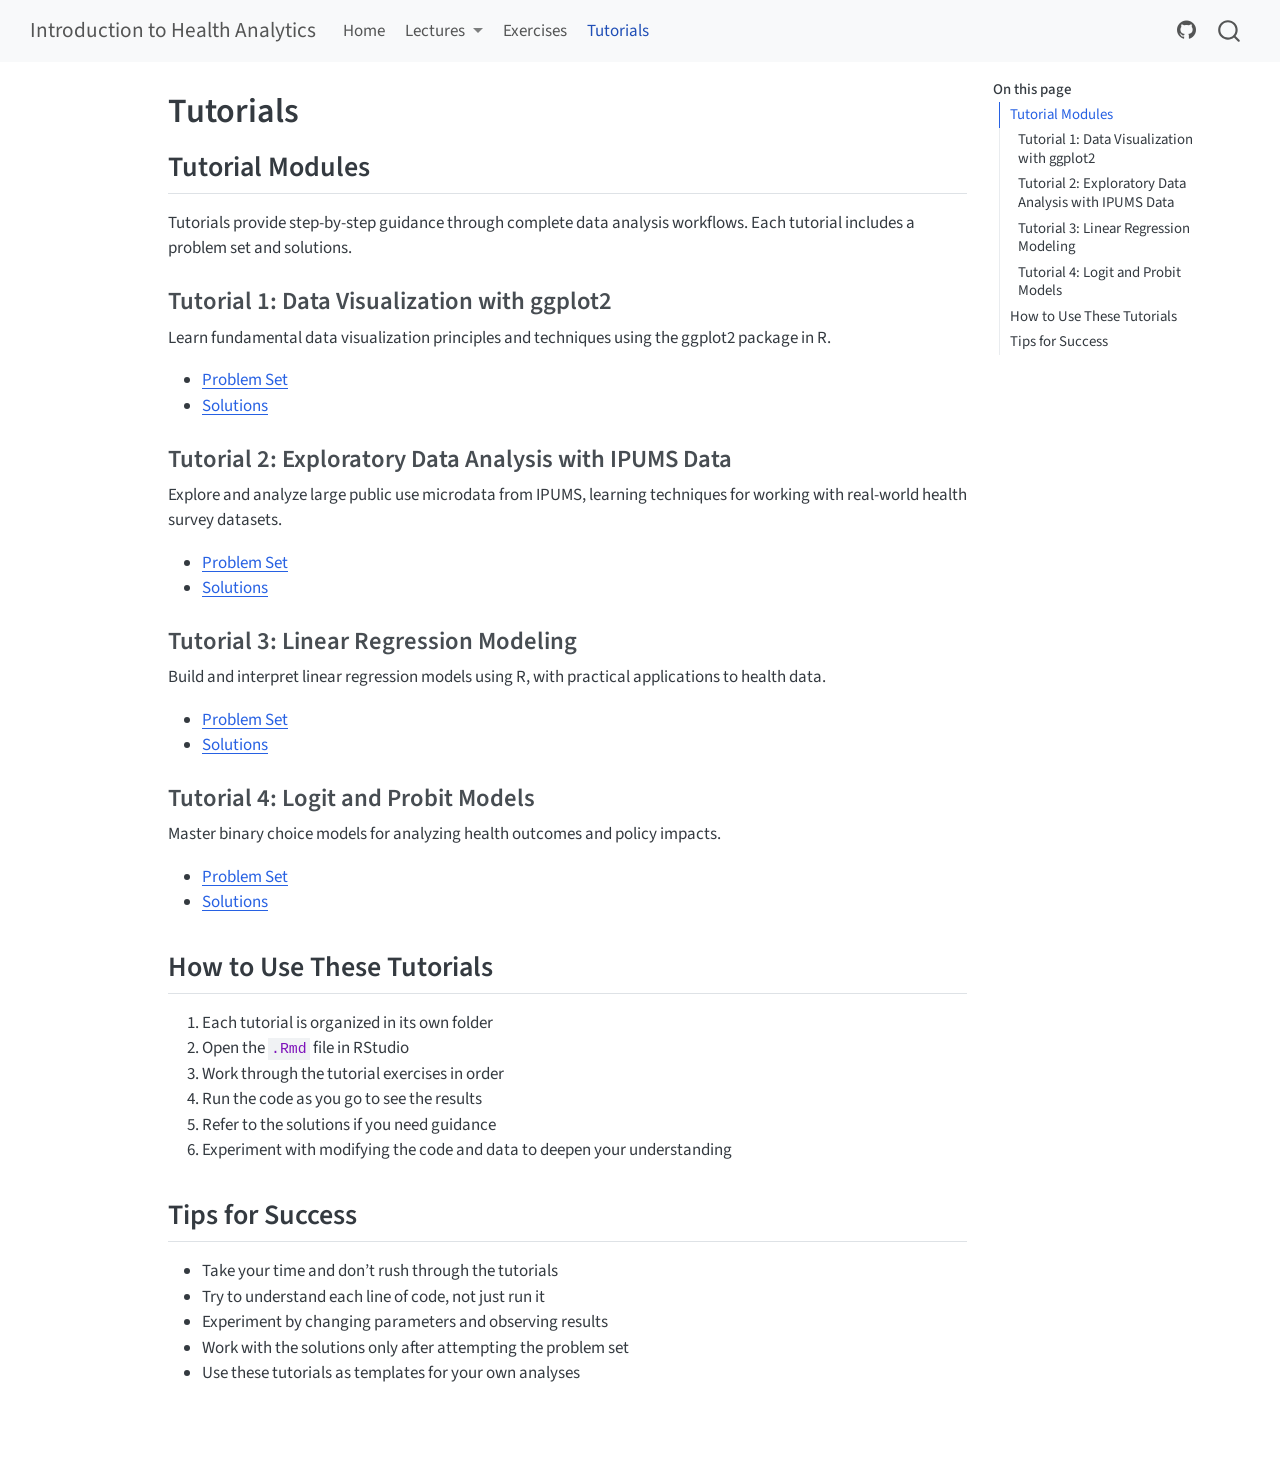
<file: docs/tutorials/index.html>
<!DOCTYPE html>
<html xmlns="http://www.w3.org/1999/xhtml" lang="en" xml:lang="en"><head>

<meta charset="utf-8">
<meta name="generator" content="quarto-1.8.27">

<meta name="viewport" content="width=device-width, initial-scale=1.0, user-scalable=yes">


<title>Tutorials – Introduction to Health Analytics</title>
<style>
code{white-space: pre-wrap;}
span.smallcaps{font-variant: small-caps;}
div.columns{display: flex; gap: min(4vw, 1.5em);}
div.column{flex: auto; overflow-x: auto;}
div.hanging-indent{margin-left: 1.5em; text-indent: -1.5em;}
ul.task-list{list-style: none;}
ul.task-list li input[type="checkbox"] {
  width: 0.8em;
  margin: 0 0.8em 0.2em -1em; /* quarto-specific, see https://github.com/quarto-dev/quarto-cli/issues/4556 */ 
  vertical-align: middle;
}
</style>


<script src="../site_libs/quarto-nav/quarto-nav.js"></script>
<script src="../site_libs/quarto-nav/headroom.min.js"></script>
<script src="../site_libs/clipboard/clipboard.min.js"></script>
<script src="../site_libs/quarto-search/autocomplete.umd.js"></script>
<script src="../site_libs/quarto-search/fuse.min.js"></script>
<script src="../site_libs/quarto-search/quarto-search.js"></script>
<meta name="quarto:offset" content="../">
<script src="../site_libs/quarto-html/quarto.js" type="module"></script>
<script src="../site_libs/quarto-html/tabsets/tabsets.js" type="module"></script>
<script src="../site_libs/quarto-html/axe/axe-check.js" type="module"></script>
<script src="../site_libs/quarto-html/popper.min.js"></script>
<script src="../site_libs/quarto-html/tippy.umd.min.js"></script>
<script src="../site_libs/quarto-html/anchor.min.js"></script>
<link href="../site_libs/quarto-html/tippy.css" rel="stylesheet">
<link href="../site_libs/quarto-html/quarto-syntax-highlighting-ed96de9b727972fe78a7b5d16c58bf87.css" rel="stylesheet" id="quarto-text-highlighting-styles">
<script src="../site_libs/bootstrap/bootstrap.min.js"></script>
<link href="../site_libs/bootstrap/bootstrap-icons.css" rel="stylesheet">
<link href="../site_libs/bootstrap/bootstrap-5b4ad623e5705c0698d39aec6f10cf02.min.css" rel="stylesheet" append-hash="true" id="quarto-bootstrap" data-mode="light">
<script id="quarto-search-options" type="application/json">{
  "location": "navbar",
  "copy-button": false,
  "collapse-after": 3,
  "panel-placement": "end",
  "type": "overlay",
  "limit": 50,
  "keyboard-shortcut": [
    "f",
    "/",
    "s"
  ],
  "show-item-context": false,
  "language": {
    "search-no-results-text": "No results",
    "search-matching-documents-text": "matching documents",
    "search-copy-link-title": "Copy link to search",
    "search-hide-matches-text": "Hide additional matches",
    "search-more-match-text": "more match in this document",
    "search-more-matches-text": "more matches in this document",
    "search-clear-button-title": "Clear",
    "search-text-placeholder": "",
    "search-detached-cancel-button-title": "Cancel",
    "search-submit-button-title": "Submit",
    "search-label": "Search"
  }
}</script>


<link rel="stylesheet" href="../lectures/slides.css">
</head>

<body class="nav-fixed quarto-light">

<div id="quarto-search-results"></div>
  <header id="quarto-header" class="headroom fixed-top">
    <nav class="navbar navbar-expand-lg " data-bs-theme="dark">
      <div class="navbar-container container-fluid">
      <div class="navbar-brand-container mx-auto">
    <a class="navbar-brand" href="../index.html">
    <span class="navbar-title">Introduction to Health Analytics</span>
    </a>
  </div>
            <div id="quarto-search" class="" title="Search"></div>
          <button class="navbar-toggler" type="button" data-bs-toggle="collapse" data-bs-target="#navbarCollapse" aria-controls="navbarCollapse" role="menu" aria-expanded="false" aria-label="Toggle navigation" onclick="if (window.quartoToggleHeadroom) { window.quartoToggleHeadroom(); }">
  <span class="navbar-toggler-icon"></span>
</button>
          <div class="collapse navbar-collapse" id="navbarCollapse">
            <ul class="navbar-nav navbar-nav-scroll me-auto">
  <li class="nav-item">
    <a class="nav-link" href="../index.html"> 
<span class="menu-text">Home</span></a>
  </li>  
  <li class="nav-item dropdown ">
    <a class="nav-link dropdown-toggle" href="#" id="nav-menu-lectures" role="link" data-bs-toggle="dropdown" aria-expanded="false">
 <span class="menu-text">Lectures</span>
    </a>
    <ul class="dropdown-menu" aria-labelledby="nav-menu-lectures">    
        <li>
    <a class="dropdown-item" href="../lectures/health_analytics_01_intro.html">
 <span class="dropdown-text">1. Introduction to Health Data &amp; R</span></a>
  </li>  
        <li>
    <a class="dropdown-item" href="../lectures/health_analytics_02_dataviz.html">
 <span class="dropdown-text">2. Data Visualization</span></a>
  </li>  
        <li>
    <a class="dropdown-item" href="../lectures/health_analytics_03_wrangling.html">
 <span class="dropdown-text">3. Data Wrangling</span></a>
  </li>  
        <li>
    <a class="dropdown-item" href="../lectures/health_analytics_04_causal_inference.html">
 <span class="dropdown-text">4. Causal Inference</span></a>
  </li>  
        <li>
    <a class="dropdown-item" href="../lectures/health_analytics_05_linear_reg.html">
 <span class="dropdown-text">5. Linear Regression</span></a>
  </li>  
        <li>
    <a class="dropdown-item" href="../lectures/health_analytics_06_hypothesis_testing.html">
 <span class="dropdown-text">6. Hypothesis Testing</span></a>
  </li>  
        <li>
    <a class="dropdown-item" href="../lectures/health_analytics_07_fe_dd.html">
 <span class="dropdown-text">7. Fixed Effects &amp; Difference-in-Differences</span></a>
  </li>  
        <li>
    <a class="dropdown-item" href="../lectures/health_analytics_08_ldvs.html">
 <span class="dropdown-text">8. Limited Dependent Variables</span></a>
  </li>  
        <li>
    <a class="dropdown-item" href="../lectures/health_analytics_09_ml.html">
 <span class="dropdown-text">9. Machine Learning</span></a>
  </li>  
    </ul>
  </li>
  <li class="nav-item">
    <a class="nav-link" href="../exercises/index.html"> 
<span class="menu-text">Exercises</span></a>
  </li>  
  <li class="nav-item">
    <a class="nav-link active" href="../tutorials/index.html" aria-current="page"> 
<span class="menu-text">Tutorials</span></a>
  </li>  
</ul>
            <ul class="navbar-nav navbar-nav-scroll ms-auto">
  <li class="nav-item compact">
    <a class="nav-link" href="https://github.com/SamanthaBurn/HealthAnalytics"> <i class="bi bi-github" role="img" aria-label="GitHub">
</i> 
<span class="menu-text"></span></a>
  </li>  
</ul>
          </div> <!-- /navcollapse -->
            <div class="quarto-navbar-tools">
</div>
      </div> <!-- /container-fluid -->
    </nav>
</header>
<!-- content -->
<div id="quarto-content" class="quarto-container page-columns page-rows-contents page-layout-article page-navbar">
<!-- sidebar -->
<!-- margin-sidebar -->
    <div id="quarto-margin-sidebar" class="sidebar margin-sidebar">
        <nav id="TOC" role="doc-toc" class="toc-active">
    <h2 id="toc-title">On this page</h2>
   
  <ul>
  <li><a href="#tutorial-modules" id="toc-tutorial-modules" class="nav-link active" data-scroll-target="#tutorial-modules">Tutorial Modules</a>
  <ul class="collapse">
  <li><a href="#tutorial-1-data-visualization-with-ggplot2" id="toc-tutorial-1-data-visualization-with-ggplot2" class="nav-link" data-scroll-target="#tutorial-1-data-visualization-with-ggplot2">Tutorial 1: Data Visualization with ggplot2</a></li>
  <li><a href="#tutorial-2-exploratory-data-analysis-with-ipums-data" id="toc-tutorial-2-exploratory-data-analysis-with-ipums-data" class="nav-link" data-scroll-target="#tutorial-2-exploratory-data-analysis-with-ipums-data">Tutorial 2: Exploratory Data Analysis with IPUMS Data</a></li>
  <li><a href="#tutorial-3-linear-regression-modeling" id="toc-tutorial-3-linear-regression-modeling" class="nav-link" data-scroll-target="#tutorial-3-linear-regression-modeling">Tutorial 3: Linear Regression Modeling</a></li>
  <li><a href="#tutorial-4-logit-and-probit-models" id="toc-tutorial-4-logit-and-probit-models" class="nav-link" data-scroll-target="#tutorial-4-logit-and-probit-models">Tutorial 4: Logit and Probit Models</a></li>
  </ul></li>
  <li><a href="#how-to-use-these-tutorials" id="toc-how-to-use-these-tutorials" class="nav-link" data-scroll-target="#how-to-use-these-tutorials">How to Use These Tutorials</a></li>
  <li><a href="#tips-for-success" id="toc-tips-for-success" class="nav-link" data-scroll-target="#tips-for-success">Tips for Success</a></li>
  </ul>
</nav>
    </div>
<!-- main -->
<main class="content" id="quarto-document-content">

<header id="title-block-header" class="quarto-title-block default">
<div class="quarto-title">
<h1 class="title">Tutorials</h1>
</div>



<div class="quarto-title-meta">

    
  
    
  </div>
  


</header>


<section id="tutorial-modules" class="level2">
<h2 class="anchored" data-anchor-id="tutorial-modules">Tutorial Modules</h2>
<p>Tutorials provide step-by-step guidance through complete data analysis workflows. Each tutorial includes a problem set and solutions.</p>
<section id="tutorial-1-data-visualization-with-ggplot2" class="level3">
<h3 class="anchored" data-anchor-id="tutorial-1-data-visualization-with-ggplot2">Tutorial 1: Data Visualization with ggplot2</h3>
<p>Learn fundamental data visualization principles and techniques using the ggplot2 package in R.</p>
<ul>
<li><a href="01_dataviz/tutorial_01_dataviz.Rmd">Problem Set</a></li>
<li><a href="01_dataviz/tutorial_01_dataviz_solutions.Rmd">Solutions</a></li>
</ul>
</section>
<section id="tutorial-2-exploratory-data-analysis-with-ipums-data" class="level3">
<h3 class="anchored" data-anchor-id="tutorial-2-exploratory-data-analysis-with-ipums-data">Tutorial 2: Exploratory Data Analysis with IPUMS Data</h3>
<p>Explore and analyze large public use microdata from IPUMS, learning techniques for working with real-world health survey datasets.</p>
<ul>
<li><a href="02_eda_ipums/tutorial_02_ipums.Rmd">Problem Set</a></li>
<li><a href="02_eda_ipums/tutorial_02_ipums_solutions.Rmd">Solutions</a></li>
</ul>
</section>
<section id="tutorial-3-linear-regression-modeling" class="level3">
<h3 class="anchored" data-anchor-id="tutorial-3-linear-regression-modeling">Tutorial 3: Linear Regression Modeling</h3>
<p>Build and interpret linear regression models using R, with practical applications to health data.</p>
<ul>
<li><a href="03_linear_reg/tutorial_03_linear_reg.Rmd">Problem Set</a></li>
<li><a href="03_linear_reg/tutorial_03_linear_reg_solutions.Rmd">Solutions</a></li>
</ul>
</section>
<section id="tutorial-4-logit-and-probit-models" class="level3">
<h3 class="anchored" data-anchor-id="tutorial-4-logit-and-probit-models">Tutorial 4: Logit and Probit Models</h3>
<p>Master binary choice models for analyzing health outcomes and policy impacts.</p>
<ul>
<li><a href="04_logit_probit/tutorial_04_ldvs.Rmd">Problem Set</a></li>
<li><a href="04_logit_probit/tutorial_04_ldvs_solutions.Rmd">Solutions</a></li>
</ul>
</section>
</section>
<section id="how-to-use-these-tutorials" class="level2">
<h2 class="anchored" data-anchor-id="how-to-use-these-tutorials">How to Use These Tutorials</h2>
<ol type="1">
<li>Each tutorial is organized in its own folder</li>
<li>Open the <code>.Rmd</code> file in RStudio</li>
<li>Work through the tutorial exercises in order</li>
<li>Run the code as you go to see the results</li>
<li>Refer to the solutions if you need guidance</li>
<li>Experiment with modifying the code and data to deepen your understanding</li>
</ol>
</section>
<section id="tips-for-success" class="level2">
<h2 class="anchored" data-anchor-id="tips-for-success">Tips for Success</h2>
<ul>
<li>Take your time and don’t rush through the tutorials</li>
<li>Try to understand each line of code, not just run it</li>
<li>Experiment by changing parameters and observing results</li>
<li>Work with the solutions only after attempting the problem set</li>
<li>Use these tutorials as templates for your own analyses</li>
</ul>


</section>

</main> <!-- /main -->
<script id="quarto-html-after-body" type="application/javascript">
  window.document.addEventListener("DOMContentLoaded", function (event) {
    const icon = "";
    const anchorJS = new window.AnchorJS();
    anchorJS.options = {
      placement: 'right',
      icon: icon
    };
    anchorJS.add('.anchored');
    const isCodeAnnotation = (el) => {
      for (const clz of el.classList) {
        if (clz.startsWith('code-annotation-')) {                     
          return true;
        }
      }
      return false;
    }
    const onCopySuccess = function(e) {
      // button target
      const button = e.trigger;
      // don't keep focus
      button.blur();
      // flash "checked"
      button.classList.add('code-copy-button-checked');
      var currentTitle = button.getAttribute("title");
      button.setAttribute("title", "Copied!");
      let tooltip;
      if (window.bootstrap) {
        button.setAttribute("data-bs-toggle", "tooltip");
        button.setAttribute("data-bs-placement", "left");
        button.setAttribute("data-bs-title", "Copied!");
        tooltip = new bootstrap.Tooltip(button, 
          { trigger: "manual", 
            customClass: "code-copy-button-tooltip",
            offset: [0, -8]});
        tooltip.show();    
      }
      setTimeout(function() {
        if (tooltip) {
          tooltip.hide();
          button.removeAttribute("data-bs-title");
          button.removeAttribute("data-bs-toggle");
          button.removeAttribute("data-bs-placement");
        }
        button.setAttribute("title", currentTitle);
        button.classList.remove('code-copy-button-checked');
      }, 1000);
      // clear code selection
      e.clearSelection();
    }
    const getTextToCopy = function(trigger) {
      const outerScaffold = trigger.parentElement.cloneNode(true);
      const codeEl = outerScaffold.querySelector('code');
      for (const childEl of codeEl.children) {
        if (isCodeAnnotation(childEl)) {
          childEl.remove();
        }
      }
      return codeEl.innerText;
    }
    const clipboard = new window.ClipboardJS('.code-copy-button:not([data-in-quarto-modal])', {
      text: getTextToCopy
    });
    clipboard.on('success', onCopySuccess);
    if (window.document.getElementById('quarto-embedded-source-code-modal')) {
      const clipboardModal = new window.ClipboardJS('.code-copy-button[data-in-quarto-modal]', {
        text: getTextToCopy,
        container: window.document.getElementById('quarto-embedded-source-code-modal')
      });
      clipboardModal.on('success', onCopySuccess);
    }
      var localhostRegex = new RegExp(/^(?:http|https):\/\/localhost\:?[0-9]*\//);
      var mailtoRegex = new RegExp(/^mailto:/);
        var filterRegex = new RegExp('/' + window.location.host + '/');
      var isInternal = (href) => {
          return filterRegex.test(href) || localhostRegex.test(href) || mailtoRegex.test(href);
      }
      // Inspect non-navigation links and adorn them if external
     var links = window.document.querySelectorAll('a[href]:not(.nav-link):not(.navbar-brand):not(.toc-action):not(.sidebar-link):not(.sidebar-item-toggle):not(.pagination-link):not(.no-external):not([aria-hidden]):not(.dropdown-item):not(.quarto-navigation-tool):not(.about-link)');
      for (var i=0; i<links.length; i++) {
        const link = links[i];
        if (!isInternal(link.href)) {
          // undo the damage that might have been done by quarto-nav.js in the case of
          // links that we want to consider external
          if (link.dataset.originalHref !== undefined) {
            link.href = link.dataset.originalHref;
          }
        }
      }
    function tippyHover(el, contentFn, onTriggerFn, onUntriggerFn) {
      const config = {
        allowHTML: true,
        maxWidth: 500,
        delay: 100,
        arrow: false,
        appendTo: function(el) {
            return el.parentElement;
        },
        interactive: true,
        interactiveBorder: 10,
        theme: 'quarto',
        placement: 'bottom-start',
      };
      if (contentFn) {
        config.content = contentFn;
      }
      if (onTriggerFn) {
        config.onTrigger = onTriggerFn;
      }
      if (onUntriggerFn) {
        config.onUntrigger = onUntriggerFn;
      }
      window.tippy(el, config); 
    }
    const noterefs = window.document.querySelectorAll('a[role="doc-noteref"]');
    for (var i=0; i<noterefs.length; i++) {
      const ref = noterefs[i];
      tippyHover(ref, function() {
        // use id or data attribute instead here
        let href = ref.getAttribute('data-footnote-href') || ref.getAttribute('href');
        try { href = new URL(href).hash; } catch {}
        const id = href.replace(/^#\/?/, "");
        const note = window.document.getElementById(id);
        if (note) {
          return note.innerHTML;
        } else {
          return "";
        }
      });
    }
    const xrefs = window.document.querySelectorAll('a.quarto-xref');
    const processXRef = (id, note) => {
      // Strip column container classes
      const stripColumnClz = (el) => {
        el.classList.remove("page-full", "page-columns");
        if (el.children) {
          for (const child of el.children) {
            stripColumnClz(child);
          }
        }
      }
      stripColumnClz(note)
      if (id === null || id.startsWith('sec-')) {
        // Special case sections, only their first couple elements
        const container = document.createElement("div");
        if (note.children && note.children.length > 2) {
          container.appendChild(note.children[0].cloneNode(true));
          for (let i = 1; i < note.children.length; i++) {
            const child = note.children[i];
            if (child.tagName === "P" && child.innerText === "") {
              continue;
            } else {
              container.appendChild(child.cloneNode(true));
              break;
            }
          }
          if (window.Quarto?.typesetMath) {
            window.Quarto.typesetMath(container);
          }
          return container.innerHTML
        } else {
          if (window.Quarto?.typesetMath) {
            window.Quarto.typesetMath(note);
          }
          return note.innerHTML;
        }
      } else {
        // Remove any anchor links if they are present
        const anchorLink = note.querySelector('a.anchorjs-link');
        if (anchorLink) {
          anchorLink.remove();
        }
        if (window.Quarto?.typesetMath) {
          window.Quarto.typesetMath(note);
        }
        if (note.classList.contains("callout")) {
          return note.outerHTML;
        } else {
          return note.innerHTML;
        }
      }
    }
    for (var i=0; i<xrefs.length; i++) {
      const xref = xrefs[i];
      tippyHover(xref, undefined, function(instance) {
        instance.disable();
        let url = xref.getAttribute('href');
        let hash = undefined; 
        if (url.startsWith('#')) {
          hash = url;
        } else {
          try { hash = new URL(url).hash; } catch {}
        }
        if (hash) {
          const id = hash.replace(/^#\/?/, "");
          const note = window.document.getElementById(id);
          if (note !== null) {
            try {
              const html = processXRef(id, note.cloneNode(true));
              instance.setContent(html);
            } finally {
              instance.enable();
              instance.show();
            }
          } else {
            // See if we can fetch this
            fetch(url.split('#')[0])
            .then(res => res.text())
            .then(html => {
              const parser = new DOMParser();
              const htmlDoc = parser.parseFromString(html, "text/html");
              const note = htmlDoc.getElementById(id);
              if (note !== null) {
                const html = processXRef(id, note);
                instance.setContent(html);
              } 
            }).finally(() => {
              instance.enable();
              instance.show();
            });
          }
        } else {
          // See if we can fetch a full url (with no hash to target)
          // This is a special case and we should probably do some content thinning / targeting
          fetch(url)
          .then(res => res.text())
          .then(html => {
            const parser = new DOMParser();
            const htmlDoc = parser.parseFromString(html, "text/html");
            const note = htmlDoc.querySelector('main.content');
            if (note !== null) {
              // This should only happen for chapter cross references
              // (since there is no id in the URL)
              // remove the first header
              if (note.children.length > 0 && note.children[0].tagName === "HEADER") {
                note.children[0].remove();
              }
              const html = processXRef(null, note);
              instance.setContent(html);
            } 
          }).finally(() => {
            instance.enable();
            instance.show();
          });
        }
      }, function(instance) {
      });
    }
        let selectedAnnoteEl;
        const selectorForAnnotation = ( cell, annotation) => {
          let cellAttr = 'data-code-cell="' + cell + '"';
          let lineAttr = 'data-code-annotation="' +  annotation + '"';
          const selector = 'span[' + cellAttr + '][' + lineAttr + ']';
          return selector;
        }
        const selectCodeLines = (annoteEl) => {
          const doc = window.document;
          const targetCell = annoteEl.getAttribute("data-target-cell");
          const targetAnnotation = annoteEl.getAttribute("data-target-annotation");
          const annoteSpan = window.document.querySelector(selectorForAnnotation(targetCell, targetAnnotation));
          const lines = annoteSpan.getAttribute("data-code-lines").split(",");
          const lineIds = lines.map((line) => {
            return targetCell + "-" + line;
          })
          let top = null;
          let height = null;
          let parent = null;
          if (lineIds.length > 0) {
              //compute the position of the single el (top and bottom and make a div)
              const el = window.document.getElementById(lineIds[0]);
              top = el.offsetTop;
              height = el.offsetHeight;
              parent = el.parentElement.parentElement;
            if (lineIds.length > 1) {
              const lastEl = window.document.getElementById(lineIds[lineIds.length - 1]);
              const bottom = lastEl.offsetTop + lastEl.offsetHeight;
              height = bottom - top;
            }
            if (top !== null && height !== null && parent !== null) {
              // cook up a div (if necessary) and position it 
              let div = window.document.getElementById("code-annotation-line-highlight");
              if (div === null) {
                div = window.document.createElement("div");
                div.setAttribute("id", "code-annotation-line-highlight");
                div.style.position = 'absolute';
                parent.appendChild(div);
              }
              div.style.top = top - 2 + "px";
              div.style.height = height + 4 + "px";
              div.style.left = 0;
              let gutterDiv = window.document.getElementById("code-annotation-line-highlight-gutter");
              if (gutterDiv === null) {
                gutterDiv = window.document.createElement("div");
                gutterDiv.setAttribute("id", "code-annotation-line-highlight-gutter");
                gutterDiv.style.position = 'absolute';
                const codeCell = window.document.getElementById(targetCell);
                const gutter = codeCell.querySelector('.code-annotation-gutter');
                gutter.appendChild(gutterDiv);
              }
              gutterDiv.style.top = top - 2 + "px";
              gutterDiv.style.height = height + 4 + "px";
            }
            selectedAnnoteEl = annoteEl;
          }
        };
        const unselectCodeLines = () => {
          const elementsIds = ["code-annotation-line-highlight", "code-annotation-line-highlight-gutter"];
          elementsIds.forEach((elId) => {
            const div = window.document.getElementById(elId);
            if (div) {
              div.remove();
            }
          });
          selectedAnnoteEl = undefined;
        };
          // Handle positioning of the toggle
      window.addEventListener(
        "resize",
        throttle(() => {
          elRect = undefined;
          if (selectedAnnoteEl) {
            selectCodeLines(selectedAnnoteEl);
          }
        }, 10)
      );
      function throttle(fn, ms) {
      let throttle = false;
      let timer;
        return (...args) => {
          if(!throttle) { // first call gets through
              fn.apply(this, args);
              throttle = true;
          } else { // all the others get throttled
              if(timer) clearTimeout(timer); // cancel #2
              timer = setTimeout(() => {
                fn.apply(this, args);
                timer = throttle = false;
              }, ms);
          }
        };
      }
        // Attach click handler to the DT
        const annoteDls = window.document.querySelectorAll('dt[data-target-cell]');
        for (const annoteDlNode of annoteDls) {
          annoteDlNode.addEventListener('click', (event) => {
            const clickedEl = event.target;
            if (clickedEl !== selectedAnnoteEl) {
              unselectCodeLines();
              const activeEl = window.document.querySelector('dt[data-target-cell].code-annotation-active');
              if (activeEl) {
                activeEl.classList.remove('code-annotation-active');
              }
              selectCodeLines(clickedEl);
              clickedEl.classList.add('code-annotation-active');
            } else {
              // Unselect the line
              unselectCodeLines();
              clickedEl.classList.remove('code-annotation-active');
            }
          });
        }
    const findCites = (el) => {
      const parentEl = el.parentElement;
      if (parentEl) {
        const cites = parentEl.dataset.cites;
        if (cites) {
          return {
            el,
            cites: cites.split(' ')
          };
        } else {
          return findCites(el.parentElement)
        }
      } else {
        return undefined;
      }
    };
    var bibliorefs = window.document.querySelectorAll('a[role="doc-biblioref"]');
    for (var i=0; i<bibliorefs.length; i++) {
      const ref = bibliorefs[i];
      const citeInfo = findCites(ref);
      if (citeInfo) {
        tippyHover(citeInfo.el, function() {
          var popup = window.document.createElement('div');
          citeInfo.cites.forEach(function(cite) {
            var citeDiv = window.document.createElement('div');
            citeDiv.classList.add('hanging-indent');
            citeDiv.classList.add('csl-entry');
            var biblioDiv = window.document.getElementById('ref-' + cite);
            if (biblioDiv) {
              citeDiv.innerHTML = biblioDiv.innerHTML;
            }
            popup.appendChild(citeDiv);
          });
          return popup.innerHTML;
        });
      }
    }
  });
  </script>
</div> <!-- /content -->




</body></html>
</file>
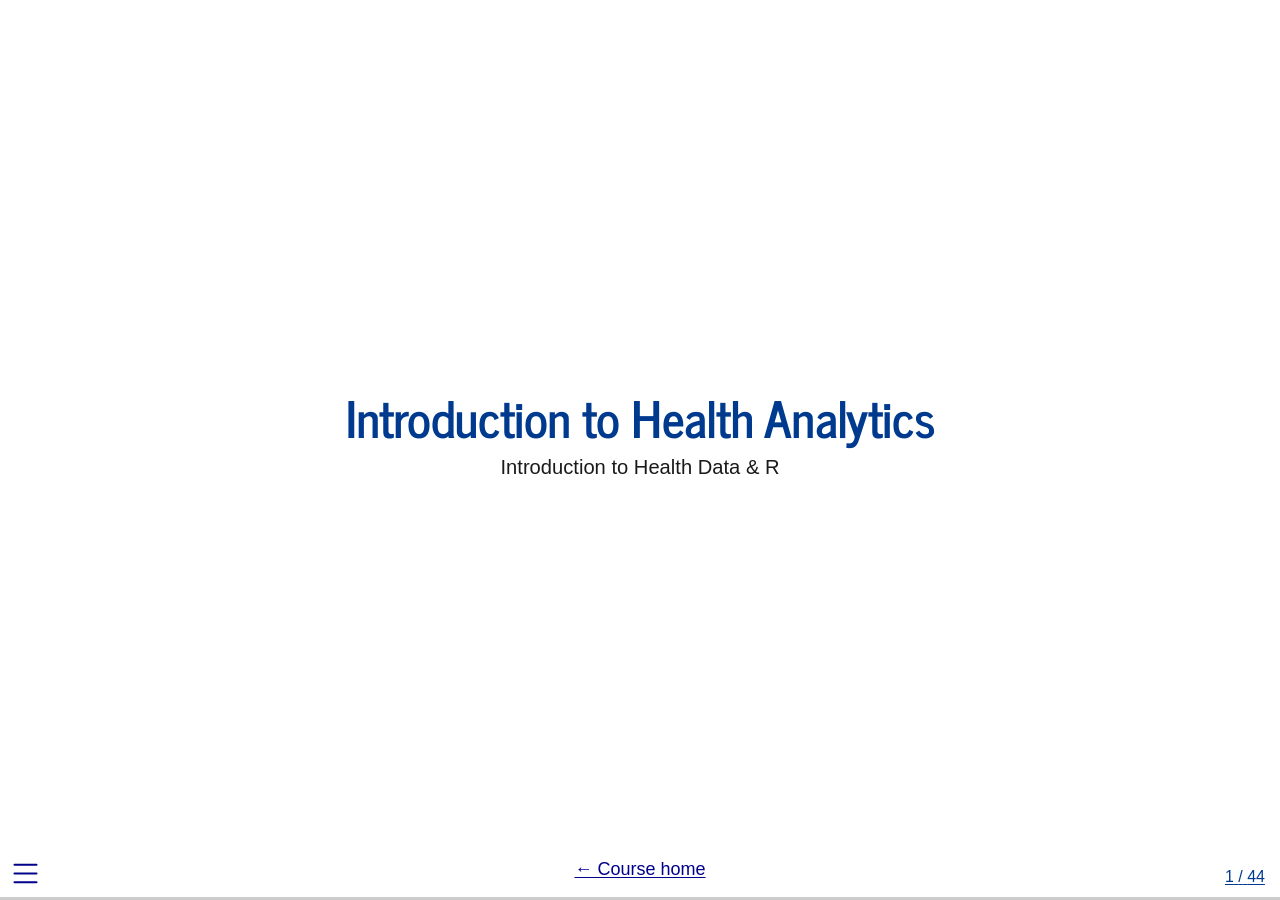
<file: docs/lectures/health_analytics_01_intro.html>
<!DOCTYPE html>
<html lang="en"><head>
<script src="../site_libs/clipboard/clipboard.min.js"></script>
<script src="../site_libs/quarto-html/tabby.min.js"></script>
<script src="../site_libs/quarto-html/popper.min.js"></script>
<script src="../site_libs/quarto-html/tippy.umd.min.js"></script>
<link href="../site_libs/quarto-html/tippy.css" rel="stylesheet">
<link href="../site_libs/quarto-html/light-border.css" rel="stylesheet">
<link href="../site_libs/quarto-html/quarto-syntax-highlighting-ed96de9b727972fe78a7b5d16c58bf87.css" rel="stylesheet" id="quarto-text-highlighting-styles"><meta charset="utf-8">
  <meta name="generator" content="quarto-1.8.27">

  <title>Introduction to Health Analytics</title>
  <meta name="apple-mobile-web-app-capable" content="yes">
  <meta name="apple-mobile-web-app-status-bar-style" content="black-translucent">
  <meta name="viewport" content="width=device-width, initial-scale=1.0, maximum-scale=1.0, user-scalable=no, minimal-ui">
  <link rel="stylesheet" href="../site_libs/revealjs/dist/reset.css">
  <link rel="stylesheet" href="../site_libs/revealjs/dist/reveal.css">
  <style>
    code{white-space: pre-wrap;}
    span.smallcaps{font-variant: small-caps;}
    div.columns{display: flex; gap: min(4vw, 1.5em);}
    div.column{flex: auto; overflow-x: auto;}
    div.hanging-indent{margin-left: 1.5em; text-indent: -1.5em;}
    ul.task-list{list-style: none;}
    ul.task-list li input[type="checkbox"] {
      width: 0.8em;
      margin: 0 0.8em 0.2em -1em; /* quarto-specific, see https://github.com/quarto-dev/quarto-cli/issues/4556 */ 
      vertical-align: middle;
    }
    /* CSS for syntax highlighting */
    html { -webkit-text-size-adjust: 100%; }
    pre > code.sourceCode { white-space: pre; position: relative; }
    pre > code.sourceCode > span { display: inline-block; line-height: 1.25; }
    pre > code.sourceCode > span:empty { height: 1.2em; }
    .sourceCode { overflow: visible; }
    code.sourceCode > span { color: inherit; text-decoration: inherit; }
    div.sourceCode { margin: 1em 0; }
    pre.sourceCode { margin: 0; }
    @media screen {
    div.sourceCode { overflow: auto; }
    }
    @media print {
    pre > code.sourceCode { white-space: pre-wrap; }
    pre > code.sourceCode > span { text-indent: -5em; padding-left: 5em; }
    }
    pre.numberSource code
      { counter-reset: source-line 0; }
    pre.numberSource code > span
      { position: relative; left: -4em; counter-increment: source-line; }
    pre.numberSource code > span > a:first-child::before
      { content: counter(source-line);
        position: relative; left: -1em; text-align: right; vertical-align: baseline;
        border: none; display: inline-block;
        -webkit-touch-callout: none; -webkit-user-select: none;
        -khtml-user-select: none; -moz-user-select: none;
        -ms-user-select: none; user-select: none;
        padding: 0 4px; width: 4em;
        color: #aaaaaa;
      }
    pre.numberSource { margin-left: 3em; border-left: 1px solid #aaaaaa;  padding-left: 4px; }
    div.sourceCode
      { color: #003b4f; background-color: #f1f3f5; }
    @media screen {
    pre > code.sourceCode > span > a:first-child::before { text-decoration: underline; }
    }
    code span { color: #003b4f; } /* Normal */
    code span.al { color: #ad0000; } /* Alert */
    code span.an { color: #5e5e5e; } /* Annotation */
    code span.at { color: #657422; } /* Attribute */
    code span.bn { color: #ad0000; } /* BaseN */
    code span.bu { } /* BuiltIn */
    code span.cf { color: #003b4f; font-weight: bold; } /* ControlFlow */
    code span.ch { color: #20794d; } /* Char */
    code span.cn { color: #8f5902; } /* Constant */
    code span.co { color: #5e5e5e; } /* Comment */
    code span.cv { color: #5e5e5e; font-style: italic; } /* CommentVar */
    code span.do { color: #5e5e5e; font-style: italic; } /* Documentation */
    code span.dt { color: #ad0000; } /* DataType */
    code span.dv { color: #ad0000; } /* DecVal */
    code span.er { color: #ad0000; } /* Error */
    code span.ex { } /* Extension */
    code span.fl { color: #ad0000; } /* Float */
    code span.fu { color: #4758ab; } /* Function */
    code span.im { color: #00769e; } /* Import */
    code span.in { color: #5e5e5e; } /* Information */
    code span.kw { color: #003b4f; font-weight: bold; } /* Keyword */
    code span.op { color: #5e5e5e; } /* Operator */
    code span.ot { color: #003b4f; } /* Other */
    code span.pp { color: #ad0000; } /* Preprocessor */
    code span.sc { color: #5e5e5e; } /* SpecialChar */
    code span.ss { color: #20794d; } /* SpecialString */
    code span.st { color: #20794d; } /* String */
    code span.va { color: #111111; } /* Variable */
    code span.vs { color: #20794d; } /* VerbatimString */
    code span.wa { color: #5e5e5e; font-style: italic; } /* Warning */
  </style>
  <link rel="stylesheet" href="../site_libs/revealjs/dist/theme/quarto-0fde88a82f0356838740f155f1088782.css">
  <link rel="stylesheet" href="burn_slides.css">
  <link href="../site_libs/revealjs/plugin/quarto-line-highlight/line-highlight.css" rel="stylesheet">
  <link href="../site_libs/revealjs/plugin/reveal-menu/menu.css" rel="stylesheet">
  <link href="../site_libs/revealjs/plugin/reveal-menu/quarto-menu.css" rel="stylesheet">
  <link href="../site_libs/revealjs/plugin/quarto-support/footer.css" rel="stylesheet">
  <style type="text/css">
    .reveal div.sourceCode {
      margin: 0;
      overflow: auto;
    }
    .reveal div.hanging-indent {
      margin-left: 1em;
      text-indent: -1em;
    }
    .reveal .slide:not(.center) {
      height: 100%;
    }
    .reveal .slide.scrollable {
      overflow-y: auto;
    }
    .reveal .footnotes {
      height: 100%;
      overflow-y: auto;
    }
    .reveal .slide .absolute {
      position: absolute;
      display: block;
    }
    .reveal .footnotes ol {
      counter-reset: ol;
      list-style-type: none; 
      margin-left: 0;
    }
    .reveal .footnotes ol li:before {
      counter-increment: ol;
      content: counter(ol) ". "; 
    }
    .reveal .footnotes ol li > p:first-child {
      display: inline-block;
    }
    .reveal .slide ul,
    .reveal .slide ol {
      margin-bottom: 0.5em;
    }
    .reveal .slide ul li,
    .reveal .slide ol li {
      margin-top: 0.4em;
      margin-bottom: 0.2em;
    }
    .reveal .slide ul[role="tablist"] li {
      margin-bottom: 0;
    }
    .reveal .slide ul li > *:first-child,
    .reveal .slide ol li > *:first-child {
      margin-block-start: 0;
    }
    .reveal .slide ul li > *:last-child,
    .reveal .slide ol li > *:last-child {
      margin-block-end: 0;
    }
    .reveal .slide .columns:nth-child(3) {
      margin-block-start: 0.8em;
    }
    .reveal blockquote {
      box-shadow: none;
    }
    .reveal .tippy-content>* {
      margin-top: 0.2em;
      margin-bottom: 0.7em;
    }
    .reveal .tippy-content>*:last-child {
      margin-bottom: 0.2em;
    }
    .reveal .slide > img.stretch.quarto-figure-center,
    .reveal .slide > img.r-stretch.quarto-figure-center {
      display: block;
      margin-left: auto;
      margin-right: auto; 
    }
    .reveal .slide > img.stretch.quarto-figure-left,
    .reveal .slide > img.r-stretch.quarto-figure-left  {
      display: block;
      margin-left: 0;
      margin-right: auto; 
    }
    .reveal .slide > img.stretch.quarto-figure-right,
    .reveal .slide > img.r-stretch.quarto-figure-right  {
      display: block;
      margin-left: auto;
      margin-right: 0; 
    }
  </style>
</head>
<body class="quarto-light">
  <div class="reveal">
    <div class="slides">

<section id="title-slide" class="quarto-title-block center">
  <h1 class="title">Introduction to Health Analytics</h1>
  <p class="subtitle">Introduction to Health Data &amp; R</p>

<div class="quarto-title-authors">
</div>

</section>
<section>
<section id="welcome" class="title-slide slide level1 center">
<h1>Welcome</h1>

</section>
<section id="what-is-health-analytics" class="slide level2">
<h2>What is health analytics?</h2>
<div class="columns">
<div class="column" style="width:60%;">
<ul>
<li class="fragment">The use of data and statistical reasoning to support decisions about health and healthcare</li>
<li class="fragment">It involves:
<ul>
<li class="fragment">Analyzing patterns and relationships in health data using statistical methods</li>
<li class="fragment">Evaluating evidence to distinguish correlation from causation</li>
<li class="fragment">Communicating results to managers, policy-makers, clinicians and the public</li>
</ul></li>
<li class="fragment">Health analytics is <strong>applied</strong>: the goal is not just to estimate models but to inform real-world decisions under uncertainty</li>
</ul>
</div><div class="column" style="width:40%;">
<p><img data-src="images/lec01_slide02_a.jpg" style="width:100.0%"></p>
</div></div>
</section>
<section id="why-learn-health-analytics" class="slide level2">
<h2>Why learn health analytics?</h2>
<p><em>Uses of health analytics during COVID-19</em></p>
<div class="columns">
<div class="column" style="width:60%;">
<ul>
<li class="fragment"><strong>Tracking and monitoring</strong> health trends: contact tracing, identifying hotspots and vulnerable groups</li>
<li class="fragment"><strong>Evaluating effectiveness</strong> of treatments: clinical trials and routinely collected data used to identify treatments such as dexamethasone</li>
<li class="fragment"><strong>Optimizing resource allocation</strong>: distribution of PPE, vaccine roll-out, predicting ICU strain</li>
<li class="fragment"><strong>Policy decision support</strong>: health and economic data combined to evaluate costs and benefits of lockdown policies</li>
</ul>
</div><div class="column" style="width:40%;">
<p><img data-src="images/lec01_slide03_a.jpg" style="width:100.0%"></p>
</div></div>
</section>
<section id="a-cautionary-tale" class="slide level2">
<h2>A Cautionary Tale</h2>
<div class="columns">
<div class="column" style="width:40%;">
<ul>
<li class="fragment">15,841 COVID-19 cases were not reported to the “test-and-trace system” used to notify contacts</li>
<li class="fragment"><strong>Cause:</strong> System was using MS Excel to store data and reached the maximum row limit</li>
<li class="fragment"><strong>Impact:</strong> Over 50,000 potential contacts of infected individuals were not notified to self-isolate.</li>
</ul>
</div><div class="column" style="width:60%;">
<p><img data-src="images/lec01_slide04_a.png" style="width:100.0%"></p>
</div></div>
</section>
<section id="course-road-map" class="slide level2">
<h2>Course road map</h2>
<table class="caption-top">
<colgroup>
<col style="width: 50%">
<col style="width: 50%">
</colgroup>
<thead>
<tr class="header">
<th>Lecture</th>
<th>Topic</th>
</tr>
</thead>
<tbody>
<tr class="odd">
<td><span style="color: #C8102E"><strong>1</strong></span></td>
<td><span style="color: #C8102E"><strong>Introduction to health data &amp; R</strong></span></td>
</tr>
<tr class="even">
<td>2</td>
<td>Data visualization</td>
</tr>
<tr class="odd">
<td>3</td>
<td>Data wrangling &amp; exploratory data analysis</td>
</tr>
<tr class="even">
<td>4</td>
<td>Causal inference</td>
</tr>
<tr class="odd">
<td>5</td>
<td>Linear regression</td>
</tr>
<tr class="even">
<td>6</td>
<td>Linear regression: uncertainty &amp; hypothesis testing</td>
</tr>
<tr class="odd">
<td>7</td>
<td>Panel data: difference-in-differences &amp; fixed effects</td>
</tr>
<tr class="even">
<td>8</td>
<td>Limited dependent variables: LPM, logit, probit</td>
</tr>
<tr class="odd">
<td>9</td>
<td>Introduction to machine learning for health analytics</td>
</tr>
<tr class="even">
<td>10</td>
<td>Course review</td>
</tr>
</tbody>
</table>
</section>
<section id="the-health-analytics-pipeline" class="slide level2">
<h2>The health analytics pipeline</h2>
<div class="centered-fig">
<p><img data-src="images/lec01_slide11_a.png" style="width:80.0%"></p>
</div>
</section>
<section id="today" class="slide level2">
<h2>Today</h2>
<ul>
<li class="fragment"><strong>Overview of course</strong>
<ul>
<li class="fragment">Learning outcomes</li>
<li class="fragment">Road map</li>
<li class="fragment">Resources!</li>
</ul></li>
<li class="fragment"><strong>Health data</strong>
<ul>
<li class="fragment">Understand key types of health data and their sources</li>
<li class="fragment">Know how to look for and access health data!</li>
</ul></li>
<li class="fragment"><strong>Introduction to R + RStudio</strong>
<ul>
<li class="fragment">Setting up and navigating RStudio</li>
<li class="fragment">Projects in R</li>
<li class="fragment">R scripts and R markdown files</li>
<li class="fragment">Installing and using packages</li>
<li class="fragment">Looking at data and basic plotting</li>
</ul></li>
</ul>
</section>
<section id="course-objectives" class="slide level2">
<h2>Course objectives</h2>
<div class="columns">
<div class="column" style="width:60%;">
<ul>
<li class="fragment"><strong>Learn to code</strong> and get your hands dirty working with data!</li>
<li class="fragment"><strong>Equip you</strong> with data analysis and statistics tools used in health analytics</li>
<li class="fragment"><strong>Enable you</strong> to read and critically appraise research and policy reports</li>
<li class="fragment"><strong>Learn to learn</strong>: tools and techniques are changing fast and you need to be able to stay up-to-date!</li>
</ul>
</div><div class="column" style="width:40%;">
<p><img data-src="images/lec01_slide06_a.jpg" style="width:100.0%"></p>
</div></div>
</section>
<section id="what-makes-a-good-health-analyst" class="slide level2">
<h2>What makes a good health analyst?</h2>
<ul>
<li class="fragment"><strong>Technical skills:</strong>
<ul>
<li class="fragment">Maths and statistics?</li>
<li class="fragment">Programming?</li>
</ul></li>
<li class="fragment">These are important, but an essential and overlooked skill is being an <strong>imaginative and critical storyteller</strong></li>
<li class="fragment">This will help you to:
<ul>
<li class="fragment">Have a clear idea of the story you want to explore</li>
<li class="fragment">Understand how the world works (or might work)</li>
</ul></li>
<li class="fragment"><strong>This does not mean ‘p-hacking’</strong> or torturing the data until you see the results you want!</li>
</ul>
</section>
<section id="how-to-do-well-in-this-course" class="slide level2">
<h2>How to do well in this course</h2>
<ul>
<li class="fragment"><strong>Show up and ask questions:</strong>
<ul>
<li class="fragment"><strong>Lectures:</strong>
<ul>
<li class="fragment">Hour 1: introduce ‘big-picture’ concepts and material</li>
<li class="fragment">Hour 2: in-class exercise</li>
</ul></li>
<li class="fragment"><strong>Tutorials:</strong> more hands-on practice of coding and working with data</li>
<li class="fragment"><strong>Other resources:</strong> online discussion forum, office hours, textbooks, <a href="https://www.datacamp.com">DataCamp</a> for extra support on coding, R, GitHub and statistics (the “Introduction to the Tidyverse” course is particularly useful)</li>
</ul></li>
<li class="fragment"><strong>Work together:</strong> real world works in teams</li>
<li class="fragment"><strong>Experiment:</strong> you will learn this material by doing it
<ul>
<li class="fragment">Code, code, code!</li>
<li class="fragment">Find data you want to work with and play</li>
</ul></li>
</ul>
</section>
<section id="artificial-intelligence" class="slide level2">
<h2>Artificial intelligence</h2>
<div class="columns">
<div class="column" style="width:60%;">
<ul>
<li class="fragment">With great power, comes great responsibility</li>
<li class="fragment">You are actively encouraged to use AI to help you with coding and understanding statistical concepts</li>
<li class="fragment"><strong>Examples:</strong> ChatGPT, Claude, JuliusAI, Github Copilot</li>
<li class="fragment"><strong>Ground rules:</strong>
<ul>
<li class="fragment"><strong>Check data use rules</strong>: do NOT upload microdata unless you are SURE this is allowed</li>
<li class="fragment"><strong>Use your brain</strong>: these tools are complements not substitutes to understanding the material</li>
<li class="fragment"><strong>Show your working</strong>: tell me what tool you used and give me the prompts</li>
<li class="fragment"><strong>Share your insights</strong>: we are all learning this together. What worked?</li>
<li class="fragment"><strong>Beware of incorrect outputs</strong></li>
</ul></li>
</ul>
</div><div class="column" style="width:40%;">
<p><img data-src="images/lec01_slide18_a.png" style="width:100.0%"></p>
</div></div>
</section></section>
<section>
<section id="health-data" class="title-slide slide level1 center">
<h1>Health Data</h1>

</section>
<section id="types-of-health-data" class="slide level2">
<h2>Types of Health Data</h2>
<ul>
<li class="fragment"><strong>Clinical Trials</strong>: controlled experiments designed to test interventions
<ul>
<li class="fragment">Characteristics: strict protocols, high internal validity</li>
<li class="fragment">“Gold standard”: Randomized controlled trials (RCTs)</li>
</ul></li>
<li class="fragment"><strong>Surveys</strong>: data collected through questionnaires or interviews
<ul>
<li class="fragment">Characteristics: captures self-reported outcomes, demographics, behaviors</li>
<li class="fragment">Examples: National Health and Nutrition Examination Survey (NHANES)</li>
</ul></li>
<li class="fragment"><strong>Administrative Data</strong>: data generated during the day-to-day running of health care organizations
<ul>
<li class="fragment">Electronic Health Records (EHRs): patient histories, diagnoses, test results</li>
<li class="fragment">Claims Data: billing information from insurers</li>
</ul></li>
</ul>
</section>
<section id="types-of-health-data-pros-cons" class="slide level2">
<h2>Types of Health Data: Pros &amp; Cons</h2>
<table class="caption-top">
<colgroup>
<col style="width: 33%">
<col style="width: 33%">
<col style="width: 33%">
</colgroup>
<thead>
<tr class="header">
<th></th>
<th>Pros</th>
<th>Cons</th>
</tr>
</thead>
<tbody>
<tr class="odd">
<td>Clinical trials</td>
<td>Able to control conditions, high internal validity</td>
<td>Expensive, slow</td>
</tr>
<tr class="even">
<td>Surveys</td>
<td>Easy to access, often lots of detail</td>
<td>Low response rate, self-report bias (e.g.&nbsp;underreporting smoking), small samples</td>
</tr>
<tr class="odd">
<td>Administrative data</td>
<td>Large-scale, whole population</td>
<td>Hard to access, hard to work with, not designed for research</td>
</tr>
</tbody>
</table>
</section>
<section id="hunting-for-health-data" class="slide level2">
<h2>Hunting for health data</h2>
<ul>
<li class="fragment"><strong>Start with public/open sources</strong></li>
<li class="fragment"><strong>Government agencies</strong>
<ul>
<li class="fragment">US: <a href="https://data.gov">data.gov</a></li>
<li class="fragment">UK: <a href="https://www.data.gov.uk">data.gov.uk</a></li>
</ul></li>
<li class="fragment"><strong>Academic projects</strong>
<ul>
<li class="fragment">IPUMS, CPC: compile and harmonize data across countries and time periods</li>
<li class="fragment">ICSPR: data for published papers often deposited here</li>
</ul></li>
<li class="fragment"><strong>Other public repositories</strong>
<ul>
<li class="fragment">Kaggle for data science competitions</li>
</ul></li>
</ul>
</section>
<section id="top-tips-for-finding-data" class="slide level2">
<h2>Top tips for finding data</h2>
<ul>
<li class="fragment">Identify variables most crucial to your research question</li>
<li class="fragment">Start with government agencies</li>
<li class="fragment">Check data availability for published studies</li>
<li class="fragment">Be creative: APIs, web scraping, combining data from multiple sources</li>
<li class="fragment"><strong>Always follow terms of use!</strong> There are often restrictions on commercial use and sharing with others</li>
</ul>
</section>
<section id="interacting-with-health-data" class="slide level2">
<h2>Interacting with health data</h2>
<div class="columns">
<div class="column" style="width:60%;">
<ul>
<li class="fragment"><strong>Download flat files &amp; run analysis on own machine</strong>
<ul>
<li class="fragment">Common data types: CSV, Excel, JSON, XML, txt</li>
<li class="fragment">Advantage is complete control of analysis</li>
</ul></li>
<li class="fragment"><strong>APIs</strong>
<ul>
<li class="fragment">Use code to query data and pull extract</li>
<li class="fragment">Lots of support for doing this with Python or R!</li>
</ul></li>
<li class="fragment"><strong>Access to secure server</strong>
<ul>
<li class="fragment">Run all analysis on external server</li>
<li class="fragment">May be restrictions on pulling outputs off server</li>
<li class="fragment">May have to pay for computing power used</li>
</ul></li>
</ul>
</div><div class="column" style="width:40%;">
<p><img data-src="images/lec01_slide26_a.png" style="width:100.0%"></p>
</div></div>
</section>
<section id="open-data-example-ipums" class="slide level2">
<h2>Open data example: IPUMS</h2>
<div class="columns">
<div class="column" style="width:60%;">
<ul>
<li class="fragment"><strong>Integrated Public Use Microdata Series</strong></li>
<li class="fragment">A collection of standardized and harmonized datasets aimed at facilitating research in social sciences and public health</li>
<li class="fragment"><strong>Includes:</strong>
<ul>
<li class="fragment"><strong>Demographic and Health Surveys:</strong> health and well-being survey for 42 African countries and 9 Asian countries focusing on infant and child health</li>
<li class="fragment"><strong>Health:</strong> US National Health Interview Survey and Medical Expenditure Panel Survey</li>
<li class="fragment"><strong>International:</strong> census data from 104 countries (&gt;1 billion person records)</li>
<li class="fragment"><strong>Terra:</strong> environmental data</li>
</ul></li>
<li class="fragment">Register for a free account at <a href="https://www.ipums.org">ipums.org</a> to access the data</li>
</ul>
</div><div class="column" style="width:40%;">
<p><img data-src="images/lec01_slide17_a.png" style="width:100.0%"></p>
</div></div>
</section>
<section id="open-data-example-demographic-and-health-surveys" class="slide level2">
<h2>Open data example: Demographic and Health Surveys</h2>
<div class="columns">
<div class="column" style="width:60%;">
<ul>
<li class="fragment"><strong>Survey data</strong>: health and well-being survey focusing on child and maternal health</li>
<li class="fragment">Includes 400 surveys in over 90 countries</li>
<li class="fragment">Variables include:
<ul>
<li class="fragment">Height and weight of kids</li>
<li class="fragment">Mortality</li>
<li class="fragment">Some biomarkers from blood tests e.g.&nbsp;HIV, malaria, lead exposure</li>
<li class="fragment">Household characteristics (housing quality, assets)</li>
</ul></li>
<li class="fragment">Download flat files and run analysis on own machine</li>
</ul>
</div><div class="column" style="width:40%;">
<p><img data-src="images/lec01_slide27_a.png" style="width:100.0%"></p>
</div></div>
</section>
<section id="open-data-example-nightingale" class="slide level2">
<h2>Open data example: Nightingale</h2>
<ul>
<li class="fragment">Imaging and machine learning</li>
<li class="fragment">Huge new imaging datasets: ECGs, X-rays, microscopy</li>
<li class="fragment">Run Python on Nightingale servers</li>
</ul>
</section></section>
<section>
<section id="introduction-to-r" class="title-slide slide level1 center">
<h1>Introduction to R</h1>

</section>
<section id="first-a-warning" class="slide level2">
<h2>First: a warning!</h2>
<ul>
<li class="fragment">This practical introduces many features of R very quickly</li>
<li class="fragment"><strong>Do not worry if everything does not make sense immediately</strong></li>
<li class="fragment">The goal today is to:
<ul>
<li class="fragment">Become comfortable running R code</li>
<li class="fragment">Be able to navigate around RStudio</li>
<li class="fragment">Learn how to view data!</li>
</ul></li>
<li class="fragment">We will return to these ideas repeatedly during the course
<ul>
<li class="fragment">Learning to look up help is part of the skill!</li>
</ul></li>
<li class="fragment"><strong>There are many different ways to do most tasks in R.</strong> I will show you 1-2 ways, but you are welcome to explore others</li>
</ul>
</section>
<section id="r-and-rstudio" class="slide level2">
<h2>R and RStudio</h2>
<ul>
<li class="fragment"><strong>What is R?</strong>
<ul>
<li class="fragment">A powerful programming language for statistical computing and data analysis</li>
<li class="fragment">Open-source and widely used in academia and industry</li>
</ul></li>
<li class="fragment"><strong>Why R?</strong>
<ul>
<li class="fragment">Open source</li>
<li class="fragment">User-friendly for beginners to coding and programming</li>
<li class="fragment">Designed for statistical computing and data analysis</li>
<li class="fragment">Huge codebase for health analytics</li>
</ul></li>
<li class="fragment"><strong>What is RStudio?</strong>
<ul>
<li class="fragment">An interface for interacting with R (jargon is “integrated development environment”)</li>
<li class="fragment">Provides tools for writing, running, and visualizing R code</li>
</ul></li>
</ul>
</section>
<section id="a-note-on-programming-languages-r-vs-python" class="slide level2">
<h2>A note on programming languages: R vs Python</h2>
<ul>
<li class="fragment"><strong>Why we are using R in this course</strong>
<ul>
<li class="fragment">Widely used in applied health research</li>
<li class="fragment">Clear, readable syntax for learning core analytical concepts</li>
<li class="fragment">Designed for statistics and data analysis</li>
</ul></li>
<li class="fragment"><strong>The main alternative: Python</strong>
<ul>
<li class="fragment">General-purpose language with a strong data-science ecosystem</li>
<li class="fragment">Particularly strong for machine learning, engineering, and production systems</li>
<li class="fragment">Widely used outside academia and in industry settings</li>
</ul></li>
<li class="fragment"><strong>Moving between R and Python</strong>
<ul>
<li class="fragment">Shared data formats and interoperable workflows mean skills transfer directly</li>
<li class="fragment">Gen AI tools make translation and debugging easier</li>
</ul></li>
</ul>
</section>
<section id="r-and-rstudio-1" class="slide level2">
<h2>R and RStudio</h2>
<div class="columns">
<div class="column" style="width:60%;">
<ul>
<li class="fragment"><strong>R is like a car’s engine. RStudio is like a car’s dashboard.</strong></li>
<li class="fragment">R is a programming language that runs computations</li>
<li class="fragment">RStudio provides an interface by adding many convenient features and tools</li>
<li class="fragment">Just as having access to a speedometer, rear view mirrors, and a navigation system makes driving much easier, using RStudio’s interface makes using R much easier as well</li>
</ul>
</div><div class="column" style="width:40%;">
<p><img data-src="images/lec01_slide34_a.png" style="width:100.0%"></p>
</div></div>
</section>
<section id="getting-started-in-rstudio" class="slide level2">
<h2>Getting started in RStudio</h2>
<div class="columns">
<div class="column" style="width:50%;">
<ul>
<li class="fragment">See what data and other objects you have here (top-right)</li>
<li class="fragment">Open and write your code here (top-left)</li>
<li class="fragment">“Command console”: see code running and error messages (bottom-left)</li>
<li class="fragment">Other panes e.g.&nbsp;figures, file directory (bottom-right)</li>
</ul>
</div><div class="column" style="width:50%;">
<p><img data-src="images/lec01_slide35_a.png" style="width:100.0%"></p>
</div></div>
</section>
<section id="in-class-exercise-install-r-and-rstudio" class="slide level2">
<h2>In-class exercise: install R and RStudio</h2>
<ul>
<li class="fragment"><strong>Download and install R on your computer</strong>
<ul>
<li class="fragment">Go to: <a href="https://cran.rstudio.com">cran.rstudio.com</a></li>
<li class="fragment">Download the latest full version (i.e., not beta) for your machine</li>
</ul></li>
<li class="fragment"><strong>Download and install RStudio on your computer</strong>
<ul>
<li class="fragment">Go to: <a href="https://posit.co/download/rstudio-desktop/">posit.co/download/rstudio-desktop</a></li>
<li class="fragment">Download the latest full version that works with your machine</li>
</ul></li>
<li class="fragment"><strong>Open RStudio</strong></li>
</ul>
</section>
<section id="r-projects" class="slide level2">
<h2>R projects</h2>
<ul>
<li class="fragment">An R project is a self-contained working environment that defines the home of your work</li>
<li class="fragment">Sets the working directory automatically to that folder</li>
<li class="fragment">Keeps scripts, data &amp; outputs organized</li>
<li class="fragment">Makes your work reproducible and portable</li>
<li class="fragment">In the next exercise you will create an R project for this course!
<ul>
<li class="fragment">Save all the scripts and data into the project folder</li>
</ul></li>
</ul>
</section>
<section id="in-class-exercise-create-an-r-project" class="slide level2">
<h2>In-class exercise: create an R project</h2>
<ol type="1">
<li class="fragment">Go to <strong>File &gt; New Project</strong></li>
<li class="fragment">Select <strong>New Directory</strong></li>
<li class="fragment">Under “Project Type”, select “New Project”</li>
<li class="fragment">Under “Create New Project”, type in a name under “Directory name” and select “Create project”</li>
</ol>
</section>
<section id="in-class-exercise-configure-rstudio-settings" class="slide level2">
<h2>In-class exercise: configure RStudio settings</h2>
<ul>
<li class="fragment">Go to <strong>Tools &gt; Global options</strong></li>
<li class="fragment">Change the “Save workspace to .RData on exit” to <strong>Never</strong></li>
<li class="fragment">Uncheck the “Restore .RData into workspace at start”</li>
<li class="fragment"><strong>Why?</strong>
<ul>
<li class="fragment">By default, R saves all your objects to <code>.RData</code> on exit</li>
<li class="fragment">On restart, it reloads these objects automatically</li>
<li class="fragment">This can cause confusion — especially when you share code with classmates who don’t have the same <code>.RData</code> file</li>
</ul></li>
</ul>
</section>
<section id="r-scripts" class="slide level2">
<h2>R scripts</h2>
<div class="columns">
<div class="column" style="width:50%;">
<ul>
<li class="fragment">An R script is a plain text file that stores a sequence of R commands</li>
<li class="fragment">Scripts let you:
<ul>
<li class="fragment">Save your work</li>
<li class="fragment">Rerun analysis</li>
<li class="fragment">Share code with others!</li>
</ul></li>
</ul>
</div><div class="column" style="width:50%;">
<p><img data-src="images/lec01_slide40_a.png" style="width:100.0%"></p>
</div></div>
</section>
<section id="r-markdown" class="slide level2">
<h2>R Markdown</h2>
<ul>
<li class="fragment">An R Markdown file combines:
<ul>
<li class="fragment">Plain text</li>
<li class="fragment">R code</li>
<li class="fragment">Output (tables, figures, results)</li>
</ul></li>
<li class="fragment">You write in plain text with formatting cues</li>
<li class="fragment">Pandoc uses these cues to turn your document into attractive output</li>
<li class="fragment">You can open a new <code>.Rmd</code> file in the RStudio IDE by going to <strong>File &gt; New File &gt; R Markdown…</strong></li>
<li class="fragment">Each lecture and tutorial will have an in-class exercise in R Markdown</li>
</ul>
</section>
<section id="r-markdown-1" class="slide level2">
<h2>R Markdown</h2>
<div class="columns">
<div class="column" style="width:50%;">
<ul>
<li class="fragment">You can include chunks of code in your file</li>
<li class="fragment">You can run the whole file or individual chunks</li>
<li class="fragment">When you “knit” the file, you will see the text, code and output altogether</li>
</ul>
</div><div class="column" style="width:50%;">
<p><img data-src="images/lec01_slide42_a.png" style="width:100.0%"></p>
</div></div>
</section>
<section id="in-class-exercise-download-the-exercise-file" class="slide level2">
<h2>In-class exercise: download the exercise file</h2>
<ol type="1">
<li class="fragment">Download the R Markdown exercise file for Lecture 01</li>
<li class="fragment">Save it in the folder for this course</li>
<li class="fragment">Open the Rmd file from within R</li>
</ol>
<p>Work through the exercise which covers:</p>
<ul>
<li class="fragment">The R and RStudio workflow</li>
<li class="fragment">How to run code</li>
<li class="fragment">Using R as a calculator</li>
<li class="fragment">Variables, functions, vectors</li>
<li class="fragment">Data frames</li>
<li class="fragment">Viewing data</li>
<li class="fragment">Preview: making graphs in R</li>
</ul>
</section>
<section id="r-packages" class="slide level2">
<h2>R Packages</h2>
<div class="columns">
<div class="column" style="width:60%;">
<ul>
<li class="fragment">R “packages” are tools that aren’t built into the language but were created later by other programmers</li>
<li class="fragment">Before you can use a package, you need to:
<ol type="1">
<li class="fragment"><strong>Install</strong> it using <code>install.packages()</code> (once per computer!)</li>
<li class="fragment"><strong>Load</strong> it using <code>library()</code> (once per session!)</li>
</ol></li>
<li class="fragment"><strong>Packages you will need to load for almost every session:</strong>
<ul>
<li class="fragment"><code>tidyverse</code>: suite of tools for wrangling and visualizing data</li>
</ul></li>
</ul>
</div><div class="column" style="width:40%;">
<p><img data-src="images/lec01_slide45_a.jpeg" style="width:100.0%"></p>
</div></div>
</section>
<section id="vectors" class="slide level2">
<h2>Vectors</h2>
<ul>
<li class="fragment">A vector holds the same type of data in an array</li>
<li class="fragment">It can contain a collection of numbers, arithmetic expressions, logical values or character strings</li>
<li class="fragment">A vector can be created using an in-built function in R called <code>c()</code></li>
<li class="fragment">Elements must be comma-separated</li>
<li class="fragment">All elements in a vector can be processed all at once</li>
</ul>
<div class="fragment">
<div class="cell">
<div class="code-copy-outer-scaffold"><div class="sourceCode cell-code" id="cb1"><pre class="sourceCode numberSource r number-lines code-with-copy"><code class="sourceCode r"><span id="cb1-1"><a></a>codes <span class="ot">&lt;-</span> <span class="fu">c</span>(<span class="dv">380</span>, <span class="dv">124</span>, <span class="dv">818</span>)</span>
<span id="cb1-2"><a></a>codes</span></code></pre></div><button title="Copy to Clipboard" class="code-copy-button"><i class="bi"></i></button></div>
<div class="cell-output cell-output-stdout">
<pre><code>[1] 380 124 818</code></pre>
</div>
<div class="code-copy-outer-scaffold"><div class="sourceCode cell-code" id="cb3"><pre class="sourceCode numberSource r number-lines code-with-copy"><code class="sourceCode r"><span id="cb3-1"><a></a>country <span class="ot">&lt;-</span> <span class="fu">c</span>(<span class="st">"Italy"</span>, <span class="st">"Canada"</span>, <span class="st">"Egypt"</span>)</span>
<span id="cb3-2"><a></a>country</span></code></pre></div><button title="Copy to Clipboard" class="code-copy-button"><i class="bi"></i></button></div>
<div class="cell-output cell-output-stdout">
<pre><code>[1] "Italy"  "Canada" "Egypt" </code></pre>
</div>
</div>
</div>
</section>
<section id="whats-wrong-with-these-codes" class="slide level2">
<h2>What’s wrong with these codes?</h2>
<div class="fragment">
<p><strong>Incorrect:</strong></p>
<div class="cell">
<div class="code-copy-outer-scaffold"><div class="sourceCode cell-code" id="cb5"><pre class="sourceCode numberSource r number-lines code-with-copy"><code class="sourceCode r"><span id="cb5-1"><a></a>country <span class="ot">&lt;-</span> <span class="fu">c</span>(Italy, Canada, Egypt)</span></code></pre></div><button title="Copy to Clipboard" class="code-copy-button"><i class="bi"></i></button></div>
</div>
<p><strong>Correct:</strong></p>
<div class="cell">
<div class="code-copy-outer-scaffold"><div class="sourceCode cell-code" id="cb6"><pre class="sourceCode numberSource r number-lines code-with-copy"><code class="sourceCode r"><span id="cb6-1"><a></a>country <span class="ot">&lt;-</span> <span class="fu">c</span>(<span class="st">"Italy"</span>, <span class="st">"Canada"</span>, <span class="st">"Egypt"</span>)</span></code></pre></div><button title="Copy to Clipboard" class="code-copy-button"><i class="bi"></i></button></div>
</div>
<ul>
<li class="fragment">Character values need to be in quotation marks!</li>
</ul>
</div>
</section>
<section id="vectors-shortcuts" class="slide level2">
<h2>Vectors: shortcuts</h2>
<ul>
<li class="fragment">To create a vector of integers from 1 to 10, use the shortcut:</li>
</ul>
<div class="fragment">
<div class="cell">
<div class="code-copy-outer-scaffold"><div class="sourceCode cell-code" id="cb7"><pre class="sourceCode numberSource r number-lines code-with-copy"><code class="sourceCode r"><span id="cb7-1"><a></a><span class="fu">c</span>(<span class="dv">1</span><span class="sc">:</span><span class="dv">10</span>)</span></code></pre></div><button title="Copy to Clipboard" class="code-copy-button"><i class="bi"></i></button></div>
<div class="cell-output cell-output-stdout">
<pre><code> [1]  1  2  3  4  5  6  7  8  9 10</code></pre>
</div>
</div>
</div>
<p><strong>Challenge questions</strong></p>
<ul>
<li class="fragment">How can we create a vector of integers from 1 to 5 AND 7, 9?</li>
</ul>
<div class="fragment">
<div class="cell">
<div class="code-copy-outer-scaffold"><div class="sourceCode cell-code" id="cb9"><pre class="sourceCode numberSource r number-lines code-with-copy"><code class="sourceCode r"><span id="cb9-1"><a></a><span class="fu">c</span>(<span class="dv">1</span><span class="sc">:</span><span class="dv">5</span>, <span class="dv">7</span>, <span class="dv">9</span>)</span></code></pre></div><button title="Copy to Clipboard" class="code-copy-button"><i class="bi"></i></button></div>
<div class="cell-output cell-output-stdout">
<pre><code>[1] 1 2 3 4 5 7 9</code></pre>
</div>
</div>
</div>
<ul>
<li class="fragment">Can you create a vector of odd numbers from 1 to 9?</li>
</ul>
<div class="fragment">
<div class="cell">
<div class="code-copy-outer-scaffold"><div class="sourceCode cell-code" id="cb11"><pre class="sourceCode numberSource r number-lines code-with-copy"><code class="sourceCode r"><span id="cb11-1"><a></a><span class="fu">c</span>(<span class="dv">1</span><span class="sc">:</span><span class="dv">5</span>) <span class="sc">*</span> <span class="dv">2</span> <span class="sc">-</span> <span class="dv">1</span></span></code></pre></div><button title="Copy to Clipboard" class="code-copy-button"><i class="bi"></i></button></div>
<div class="cell-output cell-output-stdout">
<pre><code>[1] 1 3 5 7 9</code></pre>
</div>
</div>
</div>
</section>
<section id="data-frames" class="slide level2">
<h2>Data frames</h2>
<ul>
<li class="fragment">A data frame stores data tables</li>
<li class="fragment">It is a list of vectors of equal length</li>
</ul>
<div class="fragment">
<table class="caption-top">
<thead>
<tr class="header">
<th>participant</th>
<th>age</th>
<th>height</th>
</tr>
</thead>
<tbody>
<tr class="odd">
<td>Dave</td>
<td>30</td>
<td>179</td>
</tr>
<tr class="even">
<td>Sally</td>
<td>28</td>
<td>166</td>
</tr>
</tbody>
</table>
</div>
<div class="fragment">
<div class="cell">
<div class="code-copy-outer-scaffold"><div class="sourceCode cell-code" id="cb13"><pre class="sourceCode numberSource r number-lines code-with-copy"><code class="sourceCode r"><span id="cb13-1"><a></a>n <span class="ot">&lt;-</span> <span class="fu">c</span>(<span class="dv">2</span>, <span class="dv">3</span>, <span class="dv">5</span>)</span>
<span id="cb13-2"><a></a>s <span class="ot">&lt;-</span> <span class="fu">c</span>(<span class="st">"aa"</span>, <span class="st">"bb"</span>, <span class="st">"cc"</span>)</span>
<span id="cb13-3"><a></a>b <span class="ot">&lt;-</span> <span class="fu">c</span>(<span class="cn">TRUE</span>, <span class="cn">FALSE</span>, <span class="cn">TRUE</span>)</span>
<span id="cb13-4"><a></a>df <span class="ot">&lt;-</span> <span class="fu">data.frame</span>(n, s, b)</span>
<span id="cb13-5"><a></a>df</span></code></pre></div><button title="Copy to Clipboard" class="code-copy-button"><i class="bi"></i></button></div>
<div class="cell-output cell-output-stdout">
<pre><code>  n  s     b
1 2 aa  TRUE
2 3 bb FALSE
3 5 cc  TRUE</code></pre>
</div>
</div>
</div>
</section>
<section id="indexing" class="slide level2">
<h2>Indexing</h2>
<ul>
<li class="fragment">To access an element of a vector or a data frame, use square brackets <code>[...]</code></li>
<li class="fragment">Indicate the location of the element inside the brackets</li>
</ul>
<div class="fragment">
<div class="cell">
<div class="code-copy-outer-scaffold"><div class="sourceCode cell-code" id="cb15"><pre class="sourceCode numberSource r number-lines code-with-copy"><code class="sourceCode r"><span id="cb15-1"><a></a>codes <span class="ot">&lt;-</span> <span class="fu">c</span>(<span class="dv">380</span>, <span class="dv">124</span>, <span class="dv">818</span>)</span>
<span id="cb15-2"><a></a>codes[<span class="dv">2</span>]</span></code></pre></div><button title="Copy to Clipboard" class="code-copy-button"><i class="bi"></i></button></div>
<div class="cell-output cell-output-stdout">
<pre><code>[1] 124</code></pre>
</div>
<div class="code-copy-outer-scaffold"><div class="sourceCode cell-code" id="cb17"><pre class="sourceCode numberSource r number-lines code-with-copy"><code class="sourceCode r"><span id="cb17-1"><a></a>df <span class="ot">&lt;-</span> <span class="fu">data.frame</span>(<span class="at">n =</span> <span class="fu">c</span>(<span class="dv">2</span>, <span class="dv">3</span>, <span class="dv">5</span>),</span>
<span id="cb17-2"><a></a>                 <span class="at">s =</span> <span class="fu">c</span>(<span class="st">"aa"</span>, <span class="st">"bb"</span>, <span class="st">"cc"</span>),</span>
<span id="cb17-3"><a></a>                 <span class="at">b =</span> <span class="fu">c</span>(<span class="cn">TRUE</span>, <span class="cn">FALSE</span>, <span class="cn">TRUE</span>))</span>
<span id="cb17-4"><a></a>df[<span class="dv">2</span>, <span class="dv">2</span>]</span></code></pre></div><button title="Copy to Clipboard" class="code-copy-button"><i class="bi"></i></button></div>
<div class="cell-output cell-output-stdout">
<pre><code>[1] "bb"</code></pre>
</div>
</div>
</div>
</section>
<section id="indexing-continued" class="slide level2">
<h2>Indexing continued</h2>
<ul>
<li class="fragment">How could we retrieve the 2nd column of <code>df</code>?</li>
</ul>
<div class="fragment">
<div class="cell">
<div class="code-copy-outer-scaffold"><div class="sourceCode cell-code" id="cb19"><pre class="sourceCode numberSource r number-lines code-with-copy"><code class="sourceCode r"><span id="cb19-1"><a></a>df[, <span class="dv">2</span>]</span></code></pre></div><button title="Copy to Clipboard" class="code-copy-button"><i class="bi"></i></button></div>
<div class="cell-output cell-output-stdout">
<pre><code>[1] "aa" "bb" "cc"</code></pre>
</div>
</div>
</div>
<ul>
<li class="fragment">How could we retrieve the 2nd row of <code>df</code>?</li>
</ul>
<div class="fragment">
<div class="cell">
<div class="code-copy-outer-scaffold"><div class="sourceCode cell-code" id="cb21"><pre class="sourceCode numberSource r number-lines code-with-copy"><code class="sourceCode r"><span id="cb21-1"><a></a>df[<span class="dv">2</span>, ]</span></code></pre></div><button title="Copy to Clipboard" class="code-copy-button"><i class="bi"></i></button></div>
<div class="cell-output cell-output-stdout">
<pre><code>  n  s     b
2 3 bb FALSE</code></pre>
</div>
</div>
</div>
</section>
<section id="takeaways-what-you-need-to-understand" class="slide level2">
<h2>Takeaways: what you need to understand</h2>
<div class="columns">
<div class="column" style="width:60%;">
<ul>
<li class="fragment"><strong>Overview of course</strong>
<ul>
<li class="fragment">Learn data analysis and statistics tools used in health analytics</li>
<li class="fragment">Learn to learn!</li>
</ul></li>
<li class="fragment"><strong>Health data</strong>
<ul>
<li class="fragment">Understand pros and cons of survey, trials and admin data</li>
<li class="fragment">Understand how to find health data and get stuck in!</li>
</ul></li>
<li class="fragment"><strong>Introduction to R + RStudio</strong>
<ul>
<li class="fragment">Navigate around RStudio and run code</li>
<li class="fragment">Understand how to view data</li>
</ul></li>
</ul>
</div><div class="column" style="width:40%;">
<p><img data-src="images/lec01_slide53_a.jpg" style="width:100.0%"></p>
</div></div>
</section>
<section id="this-week" class="slide level2">
<h2>This week</h2>
<ul>
<li class="fragment">Troubleshoot any remaining issues with R and RStudio</li>
<li class="fragment">If you are new to R, work through the coding tutorials</li>
<li class="fragment">Sign up for the discussion forum. Post something!</li>
<li class="fragment">Register for access to IPUMS if needed. Check course materials for links.</li>
</ul>


</section></section>
    </div>
  <div class="quarto-auto-generated-content" style="display: none;">
<div class="footer footer-default">
<p><a href="../">← Course home</a></p>
</div>
</div></div>

  <script>window.backupDefine = window.define; window.define = undefined;</script>
  <script src="../site_libs/revealjs/dist/reveal.js"></script>
  <!-- reveal.js plugins -->
  <script src="../site_libs/revealjs/plugin/quarto-line-highlight/line-highlight.js"></script>
  <script src="../site_libs/revealjs/plugin/pdf-export/pdfexport.js"></script>
  <script src="../site_libs/revealjs/plugin/reveal-menu/menu.js"></script>
  <script src="../site_libs/revealjs/plugin/reveal-menu/quarto-menu.js"></script>
  <script src="../site_libs/revealjs/plugin/quarto-support/support.js"></script>
  

  <script src="../site_libs/revealjs/plugin/notes/notes.js"></script>
  <script src="../site_libs/revealjs/plugin/search/search.js"></script>
  <script src="../site_libs/revealjs/plugin/zoom/zoom.js"></script>
  <script>window.define = window.backupDefine; window.backupDefine = undefined;</script>

  <script>

      // Full list of configuration options available at:
      // https://revealjs.com/config/
      Reveal.initialize({
'controlsAuto': true,
'previewLinksAuto': false,
'pdfSeparateFragments': false,
'autoAnimateEasing': "ease",
'autoAnimateDuration': 1,
'autoAnimateUnmatched': true,
'jumpToSlide': true,
'menu': {"side":"left","useTextContentForMissingTitles":true,"markers":false,"loadIcons":false,"custom":[{"title":"Tools","icon":"<i class=\"fas fa-gear\"></i>","content":"<ul class=\"slide-menu-items\">\n<li class=\"slide-tool-item active\" data-item=\"0\"><a href=\"#\" onclick=\"RevealMenuToolHandlers.fullscreen(event)\"><kbd>f</kbd> Fullscreen</a></li>\n<li class=\"slide-tool-item\" data-item=\"1\"><a href=\"#\" onclick=\"RevealMenuToolHandlers.speakerMode(event)\"><kbd>s</kbd> Speaker View</a></li>\n<li class=\"slide-tool-item\" data-item=\"2\"><a href=\"#\" onclick=\"RevealMenuToolHandlers.overview(event)\"><kbd>o</kbd> Slide Overview</a></li>\n<li class=\"slide-tool-item\" data-item=\"3\"><a href=\"#\" onclick=\"RevealMenuToolHandlers.togglePdfExport(event)\"><kbd>e</kbd> PDF Export Mode</a></li>\n<li class=\"slide-tool-item\" data-item=\"4\"><a href=\"#\" onclick=\"RevealMenuToolHandlers.toggleScrollView(event)\"><kbd>r</kbd> Scroll View Mode</a></li>\n<li class=\"slide-tool-item\" data-item=\"5\"><a href=\"#\" onclick=\"RevealMenuToolHandlers.keyboardHelp(event)\"><kbd>?</kbd> Keyboard Help</a></li>\n</ul>"}],"openButton":true},
'smaller': false,
 
        // Display controls in the bottom right corner
        controls: false,

        // Help the user learn the controls by providing hints, for example by
        // bouncing the down arrow when they first encounter a vertical slide
        controlsTutorial: false,

        // Determines where controls appear, "edges" or "bottom-right"
        controlsLayout: 'edges',

        // Visibility rule for backwards navigation arrows; "faded", "hidden"
        // or "visible"
        controlsBackArrows: 'faded',

        // Display a presentation progress bar
        progress: true,

        // Display the page number of the current slide
        slideNumber: 'c/t',

        // 'all', 'print', or 'speaker'
        showSlideNumber: 'all',

        // Add the current slide number to the URL hash so that reloading the
        // page/copying the URL will return you to the same slide
        hash: true,

        // Start with 1 for the hash rather than 0
        hashOneBasedIndex: false,

        // Flags if we should monitor the hash and change slides accordingly
        respondToHashChanges: true,

        // Push each slide change to the browser history
        history: true,

        // Enable keyboard shortcuts for navigation
        keyboard: true,

        // Enable the slide overview mode
        overview: true,

        // Disables the default reveal.js slide layout (scaling and centering)
        // so that you can use custom CSS layout
        disableLayout: false,

        // Vertical centering of slides
        center: false,

        // Enables touch navigation on devices with touch input
        touch: true,

        // Loop the presentation
        loop: false,

        // Change the presentation direction to be RTL
        rtl: false,

        // see https://revealjs.com/vertical-slides/#navigation-mode
        navigationMode: 'linear',

        // Randomizes the order of slides each time the presentation loads
        shuffle: false,

        // Turns fragments on and off globally
        fragments: true,

        // Flags whether to include the current fragment in the URL,
        // so that reloading brings you to the same fragment position
        fragmentInURL: false,

        // Flags if the presentation is running in an embedded mode,
        // i.e. contained within a limited portion of the screen
        embedded: false,

        // Flags if we should show a help overlay when the questionmark
        // key is pressed
        help: true,

        // Flags if it should be possible to pause the presentation (blackout)
        pause: true,

        // Flags if speaker notes should be visible to all viewers
        showNotes: false,

        // Global override for autoplaying embedded media (null/true/false)
        autoPlayMedia: null,

        // Global override for preloading lazy-loaded iframes (null/true/false)
        preloadIframes: null,

        // Number of milliseconds between automatically proceeding to the
        // next slide, disabled when set to 0, this value can be overwritten
        // by using a data-autoslide attribute on your slides
        autoSlide: 0,

        // Stop auto-sliding after user input
        autoSlideStoppable: true,

        // Use this method for navigation when auto-sliding
        autoSlideMethod: null,

        // Specify the average time in seconds that you think you will spend
        // presenting each slide. This is used to show a pacing timer in the
        // speaker view
        defaultTiming: null,

        // Enable slide navigation via mouse wheel
        mouseWheel: false,

        // The display mode that will be used to show slides
        display: 'block',

        // Hide cursor if inactive
        hideInactiveCursor: true,

        // Time before the cursor is hidden (in ms)
        hideCursorTime: 5000,

        // Opens links in an iframe preview overlay
        previewLinks: false,

        // Transition style (none/fade/slide/convex/concave/zoom)
        transition: 'fade',

        // Transition speed (default/fast/slow)
        transitionSpeed: 'default',

        // Transition style for full page slide backgrounds
        // (none/fade/slide/convex/concave/zoom)
        backgroundTransition: 'none',

        // Number of slides away from the current that are visible
        viewDistance: 3,

        // Number of slides away from the current that are visible on mobile
        // devices. It is advisable to set this to a lower number than
        // viewDistance in order to save resources.
        mobileViewDistance: 2,

        // The "normal" size of the presentation, aspect ratio will be preserved
        // when the presentation is scaled to fit different resolutions. Can be
        // specified using percentage units.
        width: 1600,

        height: 900,

        // Factor of the display size that should remain empty around the content
        margin: 0.1,

        // reveal.js plugins
        plugins: [QuartoLineHighlight, PdfExport, RevealMenu, QuartoSupport,

          RevealNotes,
          RevealSearch,
          RevealZoom
        ]
      });
    </script>
    
    <script>
      // htmlwidgets need to know to resize themselves when slides are shown/hidden.
      // Fire the "slideenter" event (handled by htmlwidgets.js) when the current
      // slide changes (different for each slide format).
      (function () {
        // dispatch for htmlwidgets
        function fireSlideEnter() {
          const event = window.document.createEvent("Event");
          event.initEvent("slideenter", true, true);
          window.document.dispatchEvent(event);
        }

        function fireSlideChanged(previousSlide, currentSlide) {
          fireSlideEnter();

          // dispatch for shiny
          if (window.jQuery) {
            if (previousSlide) {
              window.jQuery(previousSlide).trigger("hidden");
            }
            if (currentSlide) {
              window.jQuery(currentSlide).trigger("shown");
            }
          }
        }

        // hookup for slidy
        if (window.w3c_slidy) {
          window.w3c_slidy.add_observer(function (slide_num) {
            // slide_num starts at position 1
            fireSlideChanged(null, w3c_slidy.slides[slide_num - 1]);
          });
        }

      })();
    </script>

    <script id="quarto-html-after-body" type="application/javascript">
      window.document.addEventListener("DOMContentLoaded", function (event) {
        const tabsets =  window.document.querySelectorAll(".panel-tabset-tabby")
        tabsets.forEach(function(tabset) {
          const tabby = new Tabby('#' + tabset.id);
        });
        const isCodeAnnotation = (el) => {
          for (const clz of el.classList) {
            if (clz.startsWith('code-annotation-')) {                     
              return true;
            }
          }
          return false;
        }
        const onCopySuccess = function(e) {
          // button target
          const button = e.trigger;
          // don't keep focus
          button.blur();
          // flash "checked"
          button.classList.add('code-copy-button-checked');
          var currentTitle = button.getAttribute("title");
          button.setAttribute("title", "Copied!");
          let tooltip;
          if (window.bootstrap) {
            button.setAttribute("data-bs-toggle", "tooltip");
            button.setAttribute("data-bs-placement", "left");
            button.setAttribute("data-bs-title", "Copied!");
            tooltip = new bootstrap.Tooltip(button, 
              { trigger: "manual", 
                customClass: "code-copy-button-tooltip",
                offset: [0, -8]});
            tooltip.show();    
          }
          setTimeout(function() {
            if (tooltip) {
              tooltip.hide();
              button.removeAttribute("data-bs-title");
              button.removeAttribute("data-bs-toggle");
              button.removeAttribute("data-bs-placement");
            }
            button.setAttribute("title", currentTitle);
            button.classList.remove('code-copy-button-checked');
          }, 1000);
          // clear code selection
          e.clearSelection();
        }
        const getTextToCopy = function(trigger) {
          const outerScaffold = trigger.parentElement.cloneNode(true);
          const codeEl = outerScaffold.querySelector('code');
          for (const childEl of codeEl.children) {
            if (isCodeAnnotation(childEl)) {
              childEl.remove();
            }
          }
          return codeEl.innerText;
        }
        const clipboard = new window.ClipboardJS('.code-copy-button:not([data-in-quarto-modal])', {
          text: getTextToCopy
        });
        clipboard.on('success', onCopySuccess);
        if (window.document.getElementById('quarto-embedded-source-code-modal')) {
          const clipboardModal = new window.ClipboardJS('.code-copy-button[data-in-quarto-modal]', {
            text: getTextToCopy,
            container: window.document.getElementById('quarto-embedded-source-code-modal')
          });
          clipboardModal.on('success', onCopySuccess);
        }
          var localhostRegex = new RegExp(/^(?:http|https):\/\/localhost\:?[0-9]*\//);
          var mailtoRegex = new RegExp(/^mailto:/);
            var filterRegex = new RegExp('/' + window.location.host + '/');
          var isInternal = (href) => {
              return filterRegex.test(href) || localhostRegex.test(href) || mailtoRegex.test(href);
          }
          // Inspect non-navigation links and adorn them if external
         var links = window.document.querySelectorAll('a[href]:not(.nav-link):not(.navbar-brand):not(.toc-action):not(.sidebar-link):not(.sidebar-item-toggle):not(.pagination-link):not(.no-external):not([aria-hidden]):not(.dropdown-item):not(.quarto-navigation-tool):not(.about-link)');
          for (var i=0; i<links.length; i++) {
            const link = links[i];
            if (!isInternal(link.href)) {
              // undo the damage that might have been done by quarto-nav.js in the case of
              // links that we want to consider external
              if (link.dataset.originalHref !== undefined) {
                link.href = link.dataset.originalHref;
              }
            }
          }
        function tippyHover(el, contentFn, onTriggerFn, onUntriggerFn) {
          const config = {
            allowHTML: true,
            maxWidth: 500,
            delay: 100,
            arrow: false,
            appendTo: function(el) {
                return el.closest('section.slide') || el.parentElement;
            },
            interactive: true,
            interactiveBorder: 10,
            theme: 'light-border',
            placement: 'bottom-start',
          };
          if (contentFn) {
            config.content = contentFn;
          }
          if (onTriggerFn) {
            config.onTrigger = onTriggerFn;
          }
          if (onUntriggerFn) {
            config.onUntrigger = onUntriggerFn;
          }
            config['offset'] = [0,0];
            config['maxWidth'] = 700;
          window.tippy(el, config); 
        }
        const noterefs = window.document.querySelectorAll('a[role="doc-noteref"]');
        for (var i=0; i<noterefs.length; i++) {
          const ref = noterefs[i];
          tippyHover(ref, function() {
            // use id or data attribute instead here
            let href = ref.getAttribute('data-footnote-href') || ref.getAttribute('href');
            try { href = new URL(href).hash; } catch {}
            const id = href.replace(/^#\/?/, "");
            const note = window.document.getElementById(id);
            if (note) {
              return note.innerHTML;
            } else {
              return "";
            }
          });
        }
        const findCites = (el) => {
          const parentEl = el.parentElement;
          if (parentEl) {
            const cites = parentEl.dataset.cites;
            if (cites) {
              return {
                el,
                cites: cites.split(' ')
              };
            } else {
              return findCites(el.parentElement)
            }
          } else {
            return undefined;
          }
        };
        var bibliorefs = window.document.querySelectorAll('a[role="doc-biblioref"]');
        for (var i=0; i<bibliorefs.length; i++) {
          const ref = bibliorefs[i];
          const citeInfo = findCites(ref);
          if (citeInfo) {
            tippyHover(citeInfo.el, function() {
              var popup = window.document.createElement('div');
              citeInfo.cites.forEach(function(cite) {
                var citeDiv = window.document.createElement('div');
                citeDiv.classList.add('hanging-indent');
                citeDiv.classList.add('csl-entry');
                var biblioDiv = window.document.getElementById('ref-' + cite);
                if (biblioDiv) {
                  citeDiv.innerHTML = biblioDiv.innerHTML;
                }
                popup.appendChild(citeDiv);
              });
              return popup.innerHTML;
            });
          }
        }
      });
      </script>
    

</body></html>
</file>
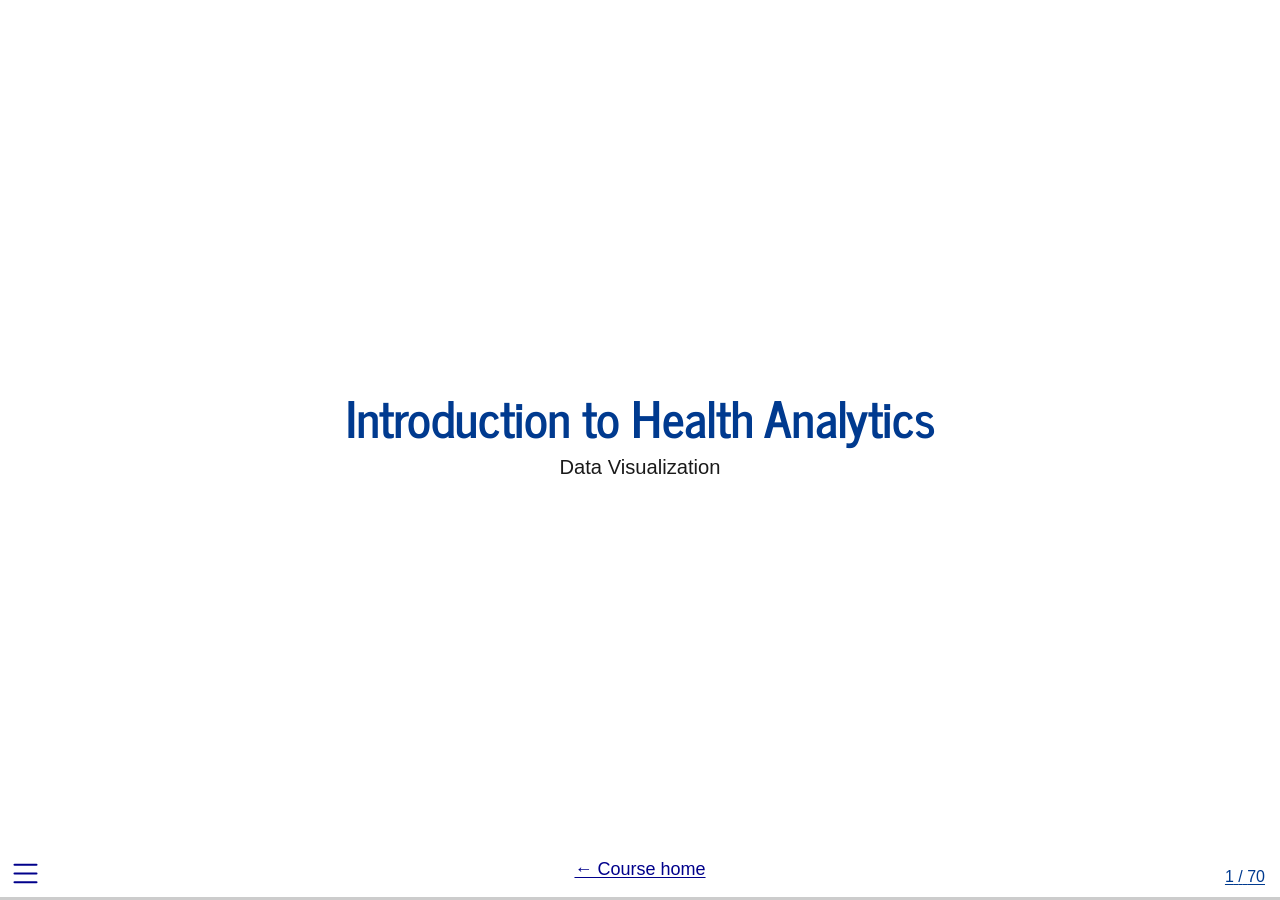
<file: docs/lectures/health_analytics_02_dataviz.html>
<!DOCTYPE html>
<html lang="en"><head>
<script src="../site_libs/clipboard/clipboard.min.js"></script>
<script src="../site_libs/quarto-html/tabby.min.js"></script>
<script src="../site_libs/quarto-html/popper.min.js"></script>
<script src="../site_libs/quarto-html/tippy.umd.min.js"></script>
<link href="../site_libs/quarto-html/tippy.css" rel="stylesheet">
<link href="../site_libs/quarto-html/light-border.css" rel="stylesheet">
<link href="../site_libs/quarto-html/quarto-syntax-highlighting-ed96de9b727972fe78a7b5d16c58bf87.css" rel="stylesheet" id="quarto-text-highlighting-styles"><meta charset="utf-8">
  <meta name="generator" content="quarto-1.8.27">

  <title>Introduction to Health Analytics</title>
  <meta name="apple-mobile-web-app-capable" content="yes">
  <meta name="apple-mobile-web-app-status-bar-style" content="black-translucent">
  <meta name="viewport" content="width=device-width, initial-scale=1.0, maximum-scale=1.0, user-scalable=no, minimal-ui">
  <link rel="stylesheet" href="../site_libs/revealjs/dist/reset.css">
  <link rel="stylesheet" href="../site_libs/revealjs/dist/reveal.css">
  <style>
    code{white-space: pre-wrap;}
    span.smallcaps{font-variant: small-caps;}
    div.columns{display: flex; gap: min(4vw, 1.5em);}
    div.column{flex: auto; overflow-x: auto;}
    div.hanging-indent{margin-left: 1.5em; text-indent: -1.5em;}
    ul.task-list{list-style: none;}
    ul.task-list li input[type="checkbox"] {
      width: 0.8em;
      margin: 0 0.8em 0.2em -1em; /* quarto-specific, see https://github.com/quarto-dev/quarto-cli/issues/4556 */ 
      vertical-align: middle;
    }
    /* CSS for syntax highlighting */
    html { -webkit-text-size-adjust: 100%; }
    pre > code.sourceCode { white-space: pre; position: relative; }
    pre > code.sourceCode > span { display: inline-block; line-height: 1.25; }
    pre > code.sourceCode > span:empty { height: 1.2em; }
    .sourceCode { overflow: visible; }
    code.sourceCode > span { color: inherit; text-decoration: inherit; }
    div.sourceCode { margin: 1em 0; }
    pre.sourceCode { margin: 0; }
    @media screen {
    div.sourceCode { overflow: auto; }
    }
    @media print {
    pre > code.sourceCode { white-space: pre-wrap; }
    pre > code.sourceCode > span { text-indent: -5em; padding-left: 5em; }
    }
    pre.numberSource code
      { counter-reset: source-line 0; }
    pre.numberSource code > span
      { position: relative; left: -4em; counter-increment: source-line; }
    pre.numberSource code > span > a:first-child::before
      { content: counter(source-line);
        position: relative; left: -1em; text-align: right; vertical-align: baseline;
        border: none; display: inline-block;
        -webkit-touch-callout: none; -webkit-user-select: none;
        -khtml-user-select: none; -moz-user-select: none;
        -ms-user-select: none; user-select: none;
        padding: 0 4px; width: 4em;
        color: #aaaaaa;
      }
    pre.numberSource { margin-left: 3em; border-left: 1px solid #aaaaaa;  padding-left: 4px; }
    div.sourceCode
      { color: #003b4f; background-color: #f1f3f5; }
    @media screen {
    pre > code.sourceCode > span > a:first-child::before { text-decoration: underline; }
    }
    code span { color: #003b4f; } /* Normal */
    code span.al { color: #ad0000; } /* Alert */
    code span.an { color: #5e5e5e; } /* Annotation */
    code span.at { color: #657422; } /* Attribute */
    code span.bn { color: #ad0000; } /* BaseN */
    code span.bu { } /* BuiltIn */
    code span.cf { color: #003b4f; font-weight: bold; } /* ControlFlow */
    code span.ch { color: #20794d; } /* Char */
    code span.cn { color: #8f5902; } /* Constant */
    code span.co { color: #5e5e5e; } /* Comment */
    code span.cv { color: #5e5e5e; font-style: italic; } /* CommentVar */
    code span.do { color: #5e5e5e; font-style: italic; } /* Documentation */
    code span.dt { color: #ad0000; } /* DataType */
    code span.dv { color: #ad0000; } /* DecVal */
    code span.er { color: #ad0000; } /* Error */
    code span.ex { } /* Extension */
    code span.fl { color: #ad0000; } /* Float */
    code span.fu { color: #4758ab; } /* Function */
    code span.im { color: #00769e; } /* Import */
    code span.in { color: #5e5e5e; } /* Information */
    code span.kw { color: #003b4f; font-weight: bold; } /* Keyword */
    code span.op { color: #5e5e5e; } /* Operator */
    code span.ot { color: #003b4f; } /* Other */
    code span.pp { color: #ad0000; } /* Preprocessor */
    code span.sc { color: #5e5e5e; } /* SpecialChar */
    code span.ss { color: #20794d; } /* SpecialString */
    code span.st { color: #20794d; } /* String */
    code span.va { color: #111111; } /* Variable */
    code span.vs { color: #20794d; } /* VerbatimString */
    code span.wa { color: #5e5e5e; font-style: italic; } /* Warning */
  </style>
  <link rel="stylesheet" href="../site_libs/revealjs/dist/theme/quarto-0fde88a82f0356838740f155f1088782.css">
  <link rel="stylesheet" href="burn_slides.css">
  <link href="../site_libs/revealjs/plugin/quarto-line-highlight/line-highlight.css" rel="stylesheet">
  <link href="../site_libs/revealjs/plugin/reveal-menu/menu.css" rel="stylesheet">
  <link href="../site_libs/revealjs/plugin/reveal-menu/quarto-menu.css" rel="stylesheet">
  <link href="../site_libs/revealjs/plugin/quarto-support/footer.css" rel="stylesheet">
  <style type="text/css">
    .reveal div.sourceCode {
      margin: 0;
      overflow: auto;
    }
    .reveal div.hanging-indent {
      margin-left: 1em;
      text-indent: -1em;
    }
    .reveal .slide:not(.center) {
      height: 100%;
    }
    .reveal .slide.scrollable {
      overflow-y: auto;
    }
    .reveal .footnotes {
      height: 100%;
      overflow-y: auto;
    }
    .reveal .slide .absolute {
      position: absolute;
      display: block;
    }
    .reveal .footnotes ol {
      counter-reset: ol;
      list-style-type: none; 
      margin-left: 0;
    }
    .reveal .footnotes ol li:before {
      counter-increment: ol;
      content: counter(ol) ". "; 
    }
    .reveal .footnotes ol li > p:first-child {
      display: inline-block;
    }
    .reveal .slide ul,
    .reveal .slide ol {
      margin-bottom: 0.5em;
    }
    .reveal .slide ul li,
    .reveal .slide ol li {
      margin-top: 0.4em;
      margin-bottom: 0.2em;
    }
    .reveal .slide ul[role="tablist"] li {
      margin-bottom: 0;
    }
    .reveal .slide ul li > *:first-child,
    .reveal .slide ol li > *:first-child {
      margin-block-start: 0;
    }
    .reveal .slide ul li > *:last-child,
    .reveal .slide ol li > *:last-child {
      margin-block-end: 0;
    }
    .reveal .slide .columns:nth-child(3) {
      margin-block-start: 0.8em;
    }
    .reveal blockquote {
      box-shadow: none;
    }
    .reveal .tippy-content>* {
      margin-top: 0.2em;
      margin-bottom: 0.7em;
    }
    .reveal .tippy-content>*:last-child {
      margin-bottom: 0.2em;
    }
    .reveal .slide > img.stretch.quarto-figure-center,
    .reveal .slide > img.r-stretch.quarto-figure-center {
      display: block;
      margin-left: auto;
      margin-right: auto; 
    }
    .reveal .slide > img.stretch.quarto-figure-left,
    .reveal .slide > img.r-stretch.quarto-figure-left  {
      display: block;
      margin-left: 0;
      margin-right: auto; 
    }
    .reveal .slide > img.stretch.quarto-figure-right,
    .reveal .slide > img.r-stretch.quarto-figure-right  {
      display: block;
      margin-left: auto;
      margin-right: 0; 
    }
  </style>
</head>
<body class="quarto-light">
  <div class="reveal">
    <div class="slides">

<section id="title-slide" class="quarto-title-block center">
  <h1 class="title">Introduction to Health Analytics</h1>
  <p class="subtitle">Data Visualization</p>

<div class="quarto-title-authors">
</div>

</section>
<section id="course-road-map" class="slide level2">
<h2>Course road map</h2>
<table class="caption-top">
<colgroup>
<col style="width: 50%">
<col style="width: 50%">
</colgroup>
<thead>
<tr class="header">
<th>Lecture</th>
<th>Topic</th>
</tr>
</thead>
<tbody>
<tr class="odd">
<td>1</td>
<td>Introduction to health data &amp; R</td>
</tr>
<tr class="even">
<td><span style="color: #C8102E"><strong>2</strong></span></td>
<td><span style="color: #C8102E"><strong>Data visualization</strong></span></td>
</tr>
<tr class="odd">
<td>3</td>
<td>Data wrangling &amp; exploratory data analysis</td>
</tr>
<tr class="even">
<td>4</td>
<td>Causal inference</td>
</tr>
<tr class="odd">
<td>5</td>
<td>Linear regression</td>
</tr>
<tr class="even">
<td>6</td>
<td>Linear regression: uncertainty &amp; hypothesis testing</td>
</tr>
<tr class="odd">
<td>7</td>
<td>Panel data: difference-in-differences &amp; fixed effects</td>
</tr>
<tr class="even">
<td>8</td>
<td>Limited dependent variables: LPM, logit, probit</td>
</tr>
<tr class="odd">
<td>9</td>
<td>Introduction to machine learning for health analytics</td>
</tr>
<tr class="even">
<td>10</td>
<td>Course review</td>
</tr>
</tbody>
</table>
</section>
<section id="the-health-analytics-pipeline" class="slide level2">
<h2>The health analytics pipeline</h2>
<div class="centered-fig">
<p><img data-src="images/lec01_slide11_a.png" style="width:80.0%"></p>
</div>
</section>
<section id="today-data-visualization" class="slide level2">
<h2>Today: Data visualization</h2>
<ul>
<li class="fragment"><strong>Principles of data visualization</strong></li>
<li class="fragment"><strong>Data visualization in practice</strong>
<ul>
<li class="fragment">Basic data wrangling with tidyverse</li>
<li class="fragment">Plotting a scatter plot with ggplot</li>
<li class="fragment">Other types of plot in R</li>
</ul></li>
<li class="fragment"><strong>Using AI as a coding tutor</strong></li>
</ul>
</section>
<section>
<section id="principles-of-data-visualization" class="title-slide slide level1 center">
<h1>Principles of data visualization</h1>

</section>
<section id="guiding-principles-for-graphical-excellence-tufte" class="slide level2">
<h2>Guiding principles for graphical excellence (Tufte)</h2>
<ul>
<li class="fragment"><strong>Substance</strong>: Induce the viewer to think about the substance rather than about other things (e.g., methodology, design, technology, etc.)</li>
<li class="fragment"><strong>No distortion</strong>: Avoid distorting what the data have to say</li>
<li class="fragment"><strong>Information-dense</strong>: Present many numbers in a small space</li>
<li class="fragment"><strong>Coherence</strong>: Make large data sets coherent</li>
<li class="fragment"><strong>Encourage comparisons</strong>: Encourage the eye to compare different pieces of data</li>
<li class="fragment"><strong>Broad-to-fine details</strong>: Reveal the data at several levels of detail, from a broad overview to the fine structure</li>
<li class="fragment"><strong>Clear purpose</strong>: Serve a reasonably clear purpose – why is it graphed in the first place?</li>
<li class="fragment"><strong>Alignment with verbal descriptions</strong>: Be aligned with the verbal descriptions accompanying the graph</li>
</ul>
</section>
<section id="a-picture-is-worth-1000-data-points" class="slide level2">
<h2>A picture is worth 1,000 data points</h2>
<div class="centered-fig">
<p><img data-src="images/lec02_slide07_a.png"></p>
</div>
</section>
<section id="how-recently-did-modern-economic-growth-start" class="slide level2">
<h2>How recently did modern economic growth start?</h2>
<div class="centered-fig">
<p><img data-src="images/lec02_slide08_a.png"></p>
</div>
</section>
<section id="one-of-the-most-famous-health-data-visualizations-of-all-time" class="slide level2">
<h2>One of the most famous health data visualizations of all time?</h2>
<div class="columns">
<div class="column" style="width:50%;">
<p><strong>Original</strong></p>
<p><img data-src="images/lec02_slide09_a.png" style="width:70.0%"></p>
</div><div class="column" style="width:50%;">
<p><strong>Modern</strong></p>
<p><img data-src="images/lec02_slide09_d.png" style="width:70.0%"></p>
</div></div>
<ul>
<li class="fragment"><strong>John Snow’s Cholera Map (1855)</strong>
<ul>
<li class="fragment">Shows deaths and water pump locations in Soho</li>
<li class="fragment">By identifying clustering around a specific pump, Snow demonstrated that contaminated water was the source</li>
</ul></li>
</ul>
</section>
<section id="a-common-problem-with-maps" class="slide level2">
<h2>A common problem with maps</h2>
<div class="centered-fig">
<p><img data-src="images/lec02_slide10_a.png"></p>
</div>
</section>
<section id="what-can-go-wrong-axes-of-evil" class="slide level2">
<h2>What can go wrong? Axes of evil</h2>
<div class="centered-fig">
<p><img data-src="images/lec02_slide11_a.png"></p>
<p><span class="source">Source: Georgia Dept of Public Health via FT</span></p>
</div>
</section>
<section id="what-can-go-wrong-whirlwind" class="slide level2">
<h2>What can go wrong? Whirlwind</h2>
<div class="centered-fig">
<p><img data-src="images/lec02_slide12_a.png"></p>
<p><span class="source">Source: Donny Dorling via FT</span></p>
</div>
</section>
<section id="principle-ease-comparisons-use-common-axes" class="slide level2">
<h2>Principle: Ease comparisons — use common axes!</h2>
<ul>
<li class="fragment">The two subplots have different axes, making comparison difficult</li>
</ul>
<div class="centered-fig">
<p><img data-src="images/lec02_slide13_a.png"></p>
<p><span class="source">Source: Georgia Dept of Public Health via X</span></p>
</div>
</section>
<section id="principle-ease-comparisons-angles-vs.-lengths" class="slide level2">
<h2>Principle: Ease comparisons — angles vs.&nbsp;lengths</h2>
<ul>
<li class="fragment">Angles are harder to read than lengths</li>
</ul>
<div class="centered-fig">
<p><img data-src="images/lec02_slide14_a.png" style="width:40.0%"></p>
<p><img data-src="images/lec02_slide14_b.png" style="width:40.0%"></p>
</div>
</section>
<section id="principle-do-not-distort-quantities" class="slide level2">
<h2>Principle: Do not distort quantities</h2>
<ul>
<li class="fragment">Radius is proportionate to quantity, but our brains judge area or volume, which distorts the comparison</li>
</ul>
<div class="centered-fig">
<p><img data-src="images/lec02_slide15_a.png"></p>
</div>
</section>
<section id="principle-do-not-distort-quantities-1" class="slide level2">
<h2>Principle: Do not distort quantities</h2>
<div class="centered-fig">
<p><img data-src="images/lec02_slide16_a.png"></p>
</div>
</section>
<section id="principle-avoid-chart-junk-no-pseudo-3d-plots" class="slide level2">
<h2>Principle: Avoid chart junk — no pseudo-3D plots</h2>
<ul>
<li class="fragment">Humans are not good at seeing in three dimensions</li>
<li class="fragment">Pseudo-3D makes it nearly impossible to determine accurate values</li>
<li class="fragment">Color can represent categorical variables more effectively</li>
</ul>
<div class="centered-fig">
<p><img data-src="images/lec02_slide17_b.png"></p>
</div>
</section>
<section id="what-can-go-wrong-more-is-better" class="slide level2">
<h2>What can go wrong? More is better?</h2>
<div class="columns">
<div class="column" style="width:50%;">
<p><img data-src="images/lec02_slide18_a.png" style="width:100.0%"></p>
</div><div class="column" style="width:50%;">
<p><img data-src="images/lec02_slide18_b.png" style="width:100.0%"></p>
</div></div>
</section>
<section id="what-can-go-wrong-too-cluttered" class="slide level2">
<h2>What can go wrong? Too cluttered</h2>
<div class="columns">
<div class="column" style="width:50%;">
<p><img data-src="images/lec02_slide19_a.png" style="width:100.0%"></p>
</div><div class="column" style="width:50%;">
<p><img data-src="images/lec02_slide19_b.png" style="width:80.0%"></p>
</div></div>
</section></section>
<section>
<section id="data-visualization-in-practice" class="title-slide slide level1 center">
<h1>Data visualization in practice</h1>

</section>
<section id="basic-data-wrangling-with-tidyverse" class="slide level2">
<h2>Basic data wrangling with tidyverse</h2>
<ul>
<li class="fragment"><strong>What is tidyverse?</strong>
<ul>
<li class="fragment">A collection of R packages designed for data science</li>
<li class="fragment">Share a common grammar</li>
<li class="fragment">Make data import, wrangling, visualization, and modeling more consistent and readable</li>
</ul></li>
<li class="fragment"><strong>Installation</strong>:</li>
</ul>
<div class="fragment">
<div class="code-copy-outer-scaffold"><div class="sourceCode" id="cb1"><pre class="sourceCode numberSource r number-lines code-with-copy"><code class="sourceCode r"><span id="cb1-1"><a></a><span class="fu">install.packages</span>(<span class="st">"tidyverse"</span>)</span>
<span id="cb1-2"><a></a><span class="fu">library</span>(tidyverse)</span></code></pre></div><button title="Copy to Clipboard" class="code-copy-button"><i class="bi"></i></button></div>
</div>
</section>
<section id="tidyverse-core-packages" class="slide level2">
<h2>Tidyverse: Core packages</h2>
<div class="centered-fig">
<p><img data-src="images/lec02_slide23_a.png"></p>
</div>
</section>
<section id="tidyverse-data-transformation" class="slide level2">
<h2>Tidyverse: Data transformation</h2>
<div class="centered-fig">
<p><img data-src="images/lec02_slide24_a.png"></p>
</div>
</section>
<section id="tidyverse-visualization" class="slide level2">
<h2>Tidyverse: Visualization</h2>
<div class="centered-fig">
<p><img data-src="images/lec02_slide25_a.png"></p>
</div>
</section>
<section id="tidy-data" class="slide level2">
<h2>Tidy data</h2>
<ul>
<li class="fragment"><strong>Definition</strong>: A data table is in tidy format if:
<ul>
<li class="fragment">Each row represents one observation</li>
<li class="fragment">Columns represent the different variables available for each observation</li>
</ul></li>
<li class="fragment"><strong>Example</strong>: Fertility rates in the UK and South Korea (1960-1962)</li>
</ul>
<div class="fragment">
<div class="code-copy-outer-scaffold"><div class="sourceCode" id="cb2"><pre class="sourceCode numberSource r number-lines code-with-copy"><code class="sourceCode r"><span id="cb2-1"><a></a><span class="fu">library</span>(tidyverse)</span>
<span id="cb2-2"><a></a>fertility_rate <span class="ot">&lt;-</span> <span class="fu">data.frame</span> (</span>
<span id="cb2-3"><a></a>  <span class="at">Year =</span> <span class="fu">c</span>(<span class="dv">1960</span>, <span class="dv">1961</span>, <span class="dv">1962</span>),</span>
<span id="cb2-4"><a></a>  <span class="at">Fertility_rate_UK =</span> <span class="fu">c</span>(<span class="fl">2.62</span>, <span class="fl">2.68</span>, <span class="fl">2.75</span>),</span>
<span id="cb2-5"><a></a>  <span class="at">Fertility_rate_South_Korea =</span> <span class="fu">c</span>(<span class="fl">6.04</span>, <span class="fl">5.89</span>, <span class="fl">5.75</span>)</span>
<span id="cb2-6"><a></a>)</span></code></pre></div><button title="Copy to Clipboard" class="code-copy-button"><i class="bi"></i></button></div>
<table class="caption-top">
<thead>
<tr class="header">
<th>Year</th>
<th>Fertility_rate_UK</th>
<th>Fertility_rate_South_Korea</th>
</tr>
</thead>
<tbody>
<tr class="odd">
<td>1960</td>
<td>2.62</td>
<td>6.04</td>
</tr>
<tr class="even">
<td>1961</td>
<td>2.68</td>
<td>5.89</td>
</tr>
<tr class="odd">
<td>1962</td>
<td>2.75</td>
<td>5.75</td>
</tr>
</tbody>
</table>
</div>
</section>
<section id="data-manipulation-select" class="slide level2">
<h2>Data manipulation: select()</h2>
<ul>
<li class="fragment"><strong>Purpose</strong>: Select particular columns from a data frame</li>
</ul>
<div class="fragment">
<div class="code-copy-outer-scaffold"><div class="sourceCode" id="cb3"><pre class="sourceCode numberSource r number-lines code-with-copy"><code class="sourceCode r"><span id="cb3-1"><a></a>sk <span class="ot">&lt;-</span> <span class="fu">select</span>(fertility_rate, Year, Fertility_rate_South_Korea)</span></code></pre></div><button title="Copy to Clipboard" class="code-copy-button"><i class="bi"></i></button></div>
<table class="caption-top">
<thead>
<tr class="header">
<th>Year</th>
<th>Fertility_rate_South_Korea</th>
</tr>
</thead>
<tbody>
<tr class="odd">
<td>1960</td>
<td>6.04</td>
</tr>
<tr class="even">
<td>1961</td>
<td>5.89</td>
</tr>
<tr class="odd">
<td>1962</td>
<td>5.75</td>
</tr>
</tbody>
</table>
</div>
</section>
<section id="data-manipulation-filter" class="slide level2">
<h2>Data manipulation: filter()</h2>
<ul>
<li class="fragment"><strong>Purpose</strong>: Keep only the rows of a dataframe that meet certain logical conditions</li>
<li class="fragment"><strong>Conditions</strong>: Can be combined using <code>&amp;</code> and <code>|</code></li>
<li class="fragment"><strong>Checking lists</strong>: Use <code>%in%</code> to check whether each value appears in a list of specified values</li>
</ul>
<div class="fragment">
<div class="code-copy-outer-scaffold"><div class="sourceCode" id="cb4"><pre class="sourceCode numberSource r number-lines code-with-copy"><code class="sourceCode r"><span id="cb4-1"><a></a>sk_lt6 <span class="ot">&lt;-</span> <span class="fu">filter</span>(fertility_rate, Fertility_rate_South_Korea <span class="sc">&lt;</span> <span class="dv">6</span>)</span></code></pre></div><button title="Copy to Clipboard" class="code-copy-button"><i class="bi"></i></button></div>
<table class="caption-top">
<thead>
<tr class="header">
<th>Year</th>
<th>Fertility_rate_South_Korea</th>
</tr>
</thead>
<tbody>
<tr class="odd">
<td>1961</td>
<td>5.89</td>
</tr>
<tr class="even">
<td>1962</td>
<td>5.75</td>
</tr>
</tbody>
</table>
</div>
</section>
<section id="data-manipulation-mutate" class="slide level2">
<h2>Data manipulation: mutate()</h2>
<ul>
<li class="fragment"><strong>Purpose</strong>: Create new columns that are functions of existing variables</li>
<li class="fragment"><strong>Can also</strong>: Modify or delete existing columns</li>
</ul>
<div class="fragment">
<div class="code-copy-outer-scaffold"><div class="sourceCode" id="cb5"><pre class="sourceCode numberSource r number-lines code-with-copy"><code class="sourceCode r"><span id="cb5-1"><a></a>fertility_rate <span class="ot">&lt;-</span> <span class="fu">mutate</span>(fertility_rate, <span class="at">rate_change_UK =</span></span>
<span id="cb5-2"><a></a>  (Fertility_rate_UK <span class="sc">-</span> <span class="fu">lag</span>(Fertility_rate_UK)) <span class="sc">/</span> <span class="fu">lag</span>(Fertility_rate_UK) <span class="sc">*</span> <span class="dv">100</span>)</span></code></pre></div><button title="Copy to Clipboard" class="code-copy-button"><i class="bi"></i></button></div>
<table class="caption-top">
<colgroup>
<col style="width: 25%">
<col style="width: 25%">
<col style="width: 25%">
<col style="width: 25%">
</colgroup>
<thead>
<tr class="header">
<th>Year</th>
<th>Fertility_rate_UK</th>
<th>Fertility_rate_South_Korea</th>
<th>rate_change_UK</th>
</tr>
</thead>
<tbody>
<tr class="odd">
<td>1960</td>
<td>2.62</td>
<td>6.04</td>
<td>NA</td>
</tr>
<tr class="even">
<td>1961</td>
<td>2.68</td>
<td>5.89</td>
<td>2.290076</td>
</tr>
<tr class="odd">
<td>1962</td>
<td>2.75</td>
<td>5.75</td>
<td>2.611940</td>
</tr>
</tbody>
</table>
</div>
</section>
<section id="data-manipulation-arrange" class="slide level2">
<h2>Data manipulation: arrange()</h2>
<ul>
<li class="fragment"><strong>Purpose</strong>: Sort a data frame by a particular column</li>
</ul>
<div class="fragment">
<div class="code-copy-outer-scaffold"><div class="sourceCode" id="cb6"><pre class="sourceCode numberSource r number-lines code-with-copy"><code class="sourceCode r"><span id="cb6-1"><a></a><span class="fu">arrange</span>(fertility_rate, Fertility_rate_South_Korea)</span></code></pre></div><button title="Copy to Clipboard" class="code-copy-button"><i class="bi"></i></button></div>
<table class="caption-top">
<thead>
<tr class="header">
<th>Year</th>
<th>Fertility_rate_South_Korea</th>
</tr>
</thead>
<tbody>
<tr class="odd">
<td>1962</td>
<td>5.75</td>
</tr>
<tr class="even">
<td>1961</td>
<td>5.89</td>
</tr>
<tr class="odd">
<td>1960</td>
<td>6.04</td>
</tr>
</tbody>
</table>
</div>
</section>
<section id="the-pipe-operator" class="slide level2">
<h2>The pipe operator %&gt;%</h2>
<ul>
<li class="fragment"><strong>What it does</strong>: Performs operations sequentially without defining intermediate objects</li>
<li class="fragment"><strong>How it works</strong>: Passes the left-hand side to the first argument of the right-hand side
<ul>
<li class="fragment"><code>x %&gt;% f()</code> is equal to <code>f(x)</code></li>
<li class="fragment">Allows: <code>a %&gt;% b() %&gt;% c() %&gt;% d()</code> instead of <code>d(c(b(a())))</code></li>
</ul></li>
</ul>
<div class="fragment">
<div class="code-copy-outer-scaffold"><div class="sourceCode" id="cb7"><pre class="sourceCode numberSource r number-lines code-with-copy"><code class="sourceCode r"><span id="cb7-1"><a></a>pi <span class="sc">%&gt;%</span> <span class="fu">sin</span>() <span class="sc">%&gt;%</span> <span class="fu">cos</span>()</span>
<span id="cb7-2"><a></a>pi <span class="sc">%&gt;%</span> <span class="fu">round</span>(<span class="dv">3</span>)</span></code></pre></div><button title="Copy to Clipboard" class="code-copy-button"><i class="bi"></i></button></div>
</div>
</section></section>
<section>
<section id="plotting-a-scatter-plot-with-ggplot" class="title-slide slide level1 center">
<h1>Plotting a scatter plot with ggplot</h1>

</section>
<section id="ggplot2-case-study-we-will-generate-this-plot-together" class="slide level2">
<h2>ggplot2 case study: we will generate this plot together!</h2>
<div class="centered-fig">
<p><img data-src="images/lec02_slide34_a.png"></p>
</div>
</section>
<section id="ggplot2-overview" class="slide level2">
<h2>ggplot2 overview</h2>
<div class="centered-fig">
<p><img data-src="images/lec02_slide35_a.png"></p>
</div>
</section>
<section id="ggplot2-the-murders-dataset" class="slide level2">
<h2>ggplot2: The murders dataset</h2>
<ul>
<li class="fragment"><strong>Data source</strong>: US murders by state from the dslabs package</li>
</ul>
<div class="fragment">
<div class="cell">
<div class="code-copy-outer-scaffold"><div class="sourceCode cell-code" id="cb8"><pre class="sourceCode numberSource r number-lines code-with-copy"><code class="sourceCode r"><span id="cb8-1"><a></a>murders <span class="ot">&lt;-</span> dslabs<span class="sc">::</span>murders</span>
<span id="cb8-2"><a></a><span class="fu">head</span>(murders)</span></code></pre></div><button title="Copy to Clipboard" class="code-copy-button"><i class="bi"></i></button></div>
<div class="cell-output cell-output-stdout">
<pre><code>       state abb region population total
1    Alabama  AL  South    4779736   135
2     Alaska  AK   West     710231    19
3    Arizona  AZ   West    6392017   232
4   Arkansas  AR  South    2915918    93
5 California  CA   West   37253956  1257
6   Colorado  CO   West    5029196    65</code></pre>
</div>
</div>
</div>
</section>
<section id="ggplot2-three-main-components" class="slide level2">
<h2>ggplot2: Three main components</h2>
<ul>
<li class="fragment"><strong>Data</strong>: A dataset</li>
<li class="fragment"><strong>Geometry</strong>: The type of plot (scatterplot, barplot, histogram, smooth densities, qqplot, boxplot)</li>
<li class="fragment"><strong>Aesthetic mapping</strong>: Additional visual cues to represent information (x-axis, y-axis, color, size)</li>
</ul>
</section>
<section id="creating-a-ggplot-object" class="slide level2">
<h2>Creating a ggplot object</h2>
<ul>
<li class="fragment"><strong>Step 1</strong>: Define a ggplot object using the <code>ggplot()</code> function:</li>
</ul>
<div class="fragment">
<div class="cell">
<div class="code-copy-outer-scaffold"><div class="sourceCode cell-code" id="cb10"><pre class="sourceCode numberSource r number-lines code-with-copy"><code class="sourceCode r"><span id="cb10-1"><a></a>p <span class="ot">&lt;-</span> <span class="fu">ggplot</span>(<span class="at">data =</span> murders)</span></code></pre></div><button title="Copy to Clipboard" class="code-copy-button"><i class="bi"></i></button></div>
</div>
</div>
<ul>
<li class="fragment"><strong>Alternative</strong>: Pipe the data in</li>
</ul>
<div class="fragment">
<div class="cell">
<div class="code-copy-outer-scaffold"><div class="sourceCode cell-code" id="cb11"><pre class="sourceCode numberSource r number-lines code-with-copy"><code class="sourceCode r"><span id="cb11-1"><a></a>murders <span class="sc">%&gt;%</span> <span class="fu">ggplot</span>()</span></code></pre></div><button title="Copy to Clipboard" class="code-copy-button"><i class="bi"></i></button></div>
<div class="cell-output-display">
<div>
<figure>
<p><img data-src="health_analytics_02_dataviz_files/figure-revealjs/unnamed-chunk-3-1.png" width="960"></p>
</figure>
</div>
</div>
</div>
</div>
<ul>
<li class="fragment"><strong>Note</strong>: The above renders a blank plot since no geometry has been defined</li>
</ul>
</section>
<section id="plot-layers" class="slide level2">
<h2>Plot layers</h2>
<ul>
<li class="fragment"><strong>How to build</strong>: Create graphs by adding “layers” to the base plot using the <code>+</code> symbol</li>
</ul>
<div class="fragment">
<div class="code-copy-outer-scaffold"><div class="sourceCode" id="cb12"><pre class="sourceCode numberSource r number-lines code-with-copy"><code class="sourceCode r"><span id="cb12-1"><a></a>DATA <span class="sc">%&gt;%</span> <span class="fu">ggplot</span>() <span class="sc">+</span> LAYER_1 <span class="sc">+</span> LAYER_2 <span class="sc">+</span> ... <span class="sc">+</span> LAYER_N</span></code></pre></div><button title="Copy to Clipboard" class="code-copy-button"><i class="bi"></i></button></div>
</div>
<ul>
<li class="fragment"><strong>First layer</strong>: Usually defines the <strong>geometry</strong> (what shape to draw)
<ul>
<li class="fragment"><code>geom_point()</code> → scatterplot</li>
<li class="fragment"><code>geom_bar()</code> → bar chart</li>
<li class="fragment"><code>geom_histogram()</code> → histogram</li>
<li class="fragment"><code>geom_boxplot()</code> → boxplot</li>
</ul></li>
</ul>
</section>
<section id="making-a-scatter-plot-with-geom_point" class="slide level2">
<h2>Making a scatter plot with geom_point()</h2>
<ul>
<li class="fragment"><strong>geom_point()</strong>: Draws points (a scatterplot)</li>
<li class="fragment"><strong>aes()</strong>: Tells ggplot which variables go on the axes (short for aesthetics)
<ul>
<li class="fragment">Read this as: “Using the murders data, draw points with population on the x-axis and total on the y-axis”</li>
</ul></li>
</ul>
<div class="fragment">
<div class="cell">
<div class="code-copy-outer-scaffold"><div class="sourceCode cell-code" id="cb13"><pre class="sourceCode numberSource r number-lines code-with-copy"><code class="sourceCode r"><span id="cb13-1"><a></a>p <span class="ot">&lt;-</span> murders <span class="sc">%&gt;%</span> <span class="fu">ggplot</span>(<span class="fu">aes</span>(<span class="at">x =</span> population, <span class="at">y =</span> total))</span>
<span id="cb13-2"><a></a>p <span class="sc">+</span> <span class="fu">geom_point</span>()</span></code></pre></div><button title="Copy to Clipboard" class="code-copy-button"><i class="bi"></i></button></div>
<div class="cell-output-display">
<div>
<figure>
<p><img data-src="health_analytics_02_dataviz_files/figure-revealjs/unnamed-chunk-4-1.png" width="960"></p>
</figure>
</div>
</div>
</div>
</div>
</section>
<section id="transforming-variables-inside-aes" class="slide level2">
<h2>Transforming variables inside aes()</h2>
<ul>
<li class="fragment"><strong>How it works</strong>: Modify variables directly inside <code>aes()</code> to change how data are shown (not the underlying dataset)</li>
<li class="fragment"><strong>Example</strong>: Rescale population to millions for readability</li>
</ul>
<div class="fragment">
<div class="cell">
<div class="code-copy-outer-scaffold"><div class="sourceCode cell-code" id="cb14"><pre class="sourceCode numberSource r number-lines code-with-copy"><code class="sourceCode r"><span id="cb14-1"><a></a>p <span class="ot">&lt;-</span> murders <span class="sc">%&gt;%</span> <span class="fu">ggplot</span>(<span class="fu">aes</span>(<span class="at">x =</span> population<span class="sc">/</span><span class="dv">10</span><span class="sc">^</span><span class="dv">6</span>, <span class="at">y =</span> total))</span>
<span id="cb14-2"><a></a>p <span class="sc">+</span> <span class="fu">geom_point</span>()</span></code></pre></div><button title="Copy to Clipboard" class="code-copy-button"><i class="bi"></i></button></div>
<div class="cell-output-display">
<div>
<figure>
<p><img data-src="health_analytics_02_dataviz_files/figure-revealjs/unnamed-chunk-5-1.png" width="960"></p>
</figure>
</div>
</div>
</div>
</div>
</section>
<section id="adding-labels-to-data-points" class="slide level2">
<h2>Adding labels to data points</h2>
<ul>
<li class="fragment"><strong>geom_text()</strong>: Add labels to points</li>
</ul>
<div class="fragment">
<div class="cell">
<div class="code-copy-outer-scaffold"><div class="sourceCode cell-code" id="cb15"><pre class="sourceCode numberSource r number-lines code-with-copy"><code class="sourceCode r"><span id="cb15-1"><a></a>murders <span class="sc">%&gt;%</span> <span class="fu">ggplot</span>(<span class="fu">aes</span>(population<span class="sc">/</span><span class="dv">10</span><span class="sc">^</span><span class="dv">6</span>, total, <span class="at">label =</span> abb)) <span class="sc">+</span></span>
<span id="cb15-2"><a></a>  <span class="fu">geom_point</span>() <span class="sc">+</span></span>
<span id="cb15-3"><a></a>  <span class="fu">geom_text</span>()</span></code></pre></div><button title="Copy to Clipboard" class="code-copy-button"><i class="bi"></i></button></div>
<div class="cell-output-display">
<div>
<figure>
<p><img data-src="health_analytics_02_dataviz_files/figure-revealjs/unnamed-chunk-6-1.png" width="960"></p>
</figure>
</div>
</div>
</div>
</div>
</section>
<section id="global-vs.-local-aesthetic-mappings" class="slide level2">
<h2>Global vs.&nbsp;local aesthetic mappings</h2>
<ul>
<li class="fragment"><strong>Problem</strong>: When defining the same <code>aes()</code> mapping in multiple geometries, avoid repetition</li>
<li class="fragment"><strong>Solution</strong>: Use a global aesthetic mapping in the <code>ggplot()</code> function</li>
</ul>
<div class="fragment">
<div class="cell">
<div class="code-copy-outer-scaffold"><div class="sourceCode cell-code" id="cb16"><pre class="sourceCode numberSource r number-lines code-with-copy"><code class="sourceCode r"><span id="cb16-1"><a></a>p <span class="ot">&lt;-</span> murders <span class="sc">%&gt;%</span> <span class="fu">ggplot</span>(<span class="fu">aes</span>(population<span class="sc">/</span><span class="dv">10</span><span class="sc">^</span><span class="dv">6</span>, total, <span class="at">label =</span> abb))</span>
<span id="cb16-2"><a></a>p <span class="sc">+</span> <span class="fu">geom_point</span>() <span class="sc">+</span> <span class="fu">geom_text</span>()</span></code></pre></div><button title="Copy to Clipboard" class="code-copy-button"><i class="bi"></i></button></div>
<div class="cell-output-display">
<div>
<figure>
<p><img data-src="health_analytics_02_dataviz_files/figure-revealjs/unnamed-chunk-7-1.png" width="960"></p>
</figure>
</div>
</div>
</div>
</div>
<ul>
<li class="fragment"><strong>Note</strong>: Other aesthetic mappings (like size) can be specific to individual layers</li>
</ul>
</section>
<section id="adjusting-marker-size" class="slide level2">
<h2>Adjusting marker size</h2>
<ul>
<li class="fragment"><strong>How it works</strong>: Each geometry function has many arguments beyond <code>aes()</code> and <code>data</code></li>
<li class="fragment"><strong>Example</strong>: To increase marker size:</li>
</ul>
<div class="fragment">
<div class="cell">
<div class="code-copy-outer-scaffold"><div class="sourceCode cell-code" id="cb17"><pre class="sourceCode numberSource r number-lines code-with-copy"><code class="sourceCode r"><span id="cb17-1"><a></a>p <span class="sc">+</span> <span class="fu">geom_point</span>(<span class="at">size =</span> <span class="dv">3</span>) <span class="sc">+</span> <span class="fu">geom_text</span>()</span></code></pre></div><button title="Copy to Clipboard" class="code-copy-button"><i class="bi"></i></button></div>
<div class="cell-output-display">
<div>
<figure>
<p><img data-src="health_analytics_02_dataviz_files/figure-revealjs/unnamed-chunk-8-1.png" width="960"></p>
</figure>
</div>
</div>
</div>
</div>
<ul>
<li class="fragment"><strong>Important</strong>: <code>size</code> is specified <strong>outside</strong> <code>aes()</code> because it’s not mapped to a variable</li>
</ul>
</section>
<section id="using-log-scales" class="slide level2">
<h2>Using log scales</h2>
<ul>
<li class="fragment"><strong>When to use</strong>: Better visualize data that spans multiple orders of magnitude</li>
<li class="fragment"><strong>Why</strong>: Particularly useful for right-skewed data where many small states would be hard to see on a linear scale</li>
</ul>
<div class="fragment">
<div class="cell">
<div class="code-copy-outer-scaffold"><div class="sourceCode cell-code" id="cb18"><pre class="sourceCode numberSource r number-lines code-with-copy"><code class="sourceCode r"><span id="cb18-1"><a></a>p <span class="sc">+</span> <span class="fu">geom_point</span>(<span class="at">size =</span> <span class="dv">3</span>) <span class="sc">+</span></span>
<span id="cb18-2"><a></a>  <span class="fu">geom_text</span>() <span class="sc">+</span></span>
<span id="cb18-3"><a></a>  <span class="fu">scale_x_log10</span>() <span class="sc">+</span> <span class="fu">scale_y_log10</span>()</span></code></pre></div><button title="Copy to Clipboard" class="code-copy-button"><i class="bi"></i></button></div>
<div class="cell-output-display">
<div>
<figure>
<p><img data-src="health_analytics_02_dataviz_files/figure-revealjs/unnamed-chunk-9-1.png" width="960"></p>
</figure>
</div>
</div>
</div>
</div>
</section>
<section id="positioning-text-labels" class="slide level2">
<h2>Positioning text labels</h2>
<ul>
<li class="fragment"><strong>nudge_x argument</strong>: Move text labels to avoid overlap</li>
</ul>
<div class="fragment">
<div class="cell">
<div class="code-copy-outer-scaffold"><div class="sourceCode cell-code" id="cb19"><pre class="sourceCode numberSource r number-lines code-with-copy"><code class="sourceCode r"><span id="cb19-1"><a></a>p <span class="sc">+</span> <span class="fu">geom_point</span>(<span class="at">size =</span> <span class="dv">3</span>) <span class="sc">+</span></span>
<span id="cb19-2"><a></a>  <span class="fu">geom_text</span>(<span class="at">nudge_x =</span> <span class="fl">0.05</span>) <span class="sc">+</span></span>
<span id="cb19-3"><a></a>  <span class="fu">scale_x_log10</span>() <span class="sc">+</span> <span class="fu">scale_y_log10</span>()</span></code></pre></div><button title="Copy to Clipboard" class="code-copy-button"><i class="bi"></i></button></div>
<div class="cell-output-display">
<div>
<figure>
<p><img data-src="health_analytics_02_dataviz_files/figure-revealjs/unnamed-chunk-10-1.png" width="960"></p>
</figure>
</div>
</div>
</div>
</div>
<ul>
<li class="fragment"><strong>Alternative</strong>: For overlapping labels, use <code>ggrepel::geom_text_repel()</code> for automatic label placement</li>
</ul>
</section>
<section id="adding-labels-and-titles" class="slide level2">
<h2>Adding labels and titles</h2>
<ul>
<li class="fragment"><strong>Functions</strong>: Use <code>xlab()</code>, <code>ylab()</code>, and <code>ggtitle()</code> to customize labels</li>
</ul>
<div class="fragment">
<div class="cell">
<div class="code-copy-outer-scaffold"><div class="sourceCode cell-code" id="cb20"><pre class="sourceCode numberSource r number-lines code-with-copy"><code class="sourceCode r"><span id="cb20-1"><a></a>p <span class="sc">+</span> <span class="fu">geom_point</span>(<span class="at">size =</span> <span class="dv">3</span>) <span class="sc">+</span></span>
<span id="cb20-2"><a></a>  <span class="fu">geom_text</span>(<span class="at">nudge_x =</span> <span class="fl">0.05</span>) <span class="sc">+</span></span>
<span id="cb20-3"><a></a>  <span class="fu">scale_x_log10</span>() <span class="sc">+</span> <span class="fu">scale_y_log10</span>() <span class="sc">+</span></span>
<span id="cb20-4"><a></a>  <span class="fu">xlab</span>(<span class="st">"Population in millions (log scale)"</span>) <span class="sc">+</span></span>
<span id="cb20-5"><a></a>  <span class="fu">ylab</span>(<span class="st">"Total number of murders (log scale)"</span>) <span class="sc">+</span></span>
<span id="cb20-6"><a></a>  <span class="fu">ggtitle</span>(<span class="st">"US Gun Murders in 2010"</span>)</span></code></pre></div><button title="Copy to Clipboard" class="code-copy-button"><i class="bi"></i></button></div>
<div class="cell-output-display">
<div>
<figure>
<p><img data-src="health_analytics_02_dataviz_files/figure-revealjs/unnamed-chunk-11-1.png" width="960"></p>
</figure>
</div>
</div>
</div>
</div>
</section>
<section id="changing-marker-color-by-region" class="slide level2">
<h2>Changing marker color by region</h2>
<ul>
<li class="fragment"><strong>How it works</strong>: Assign a categorical variable to <code>col</code> to automatically color-code points and add a legend</li>
<li class="fragment"><strong>Aesthetic mapping</strong>: Since the choice of color is determined by a feature of each observation, this is an aesthetic mapping specific to the <code>geom_point()</code> layer</li>
</ul>
<div class="fragment">
<div class="cell">
<div class="code-copy-outer-scaffold"><div class="sourceCode cell-code" id="cb21"><pre class="sourceCode numberSource r number-lines code-with-copy"><code class="sourceCode r"><span id="cb21-1"><a></a>murders <span class="sc">%&gt;%</span> <span class="fu">ggplot</span>(<span class="fu">aes</span>(population<span class="sc">/</span><span class="dv">10</span><span class="sc">^</span><span class="dv">6</span>, total, <span class="at">label =</span> abb, <span class="at">col =</span> region)) <span class="sc">+</span></span>
<span id="cb21-2"><a></a>  <span class="fu">geom_point</span>(<span class="at">size =</span> <span class="dv">3</span>) <span class="sc">+</span></span>
<span id="cb21-3"><a></a>  <span class="fu">scale_x_log10</span>() <span class="sc">+</span> <span class="fu">scale_y_log10</span>()</span></code></pre></div><button title="Copy to Clipboard" class="code-copy-button"><i class="bi"></i></button></div>
<div class="cell-output-display">
<div>
<figure>
<p><img data-src="health_analytics_02_dataviz_files/figure-revealjs/unnamed-chunk-12-1.png" width="960"></p>
</figure>
</div>
</div>
</div>
</div>
</section>
<section id="adding-a-reference-line-for-average-murder-rate" class="slide level2">
<h2>Adding a reference line for average murder rate</h2>
<ul>
<li class="fragment"><strong>Formula</strong>: The line is defined by <code>log(y) = log(r) + log(x)</code>
<ul>
<li class="fragment">Straight line with slope 1 and intercept <code>log(r)</code></li>
<li class="fragment">r is <code>mean(murders$total) / mean(murders$population) * 10^6</code></li>
</ul></li>
</ul>
</section>
<section id="adding-reference-lines-and-annotations" class="slide level2">
<h2>Adding reference lines and annotations</h2>
<ul>
<li class="fragment"><strong>geom_abline()</strong>: Draw reference lines</li>
<li class="fragment"><strong>Ordering</strong>: Draw it first so it doesn’t obscure points</li>
</ul>
<div class="fragment">
<div class="cell">
<div class="code-copy-outer-scaffold"><div class="sourceCode cell-code" id="cb22"><pre class="sourceCode numberSource r number-lines code-with-copy"><code class="sourceCode r"><span id="cb22-1"><a></a>r <span class="ot">&lt;-</span> <span class="fu">mean</span>(murders<span class="sc">$</span>total) <span class="sc">/</span> <span class="fu">mean</span>(murders<span class="sc">$</span>population) <span class="sc">*</span> <span class="dv">10</span><span class="sc">^</span><span class="dv">6</span></span>
<span id="cb22-2"><a></a>p <span class="ot">&lt;-</span> murders <span class="sc">%&gt;%</span> <span class="fu">ggplot</span>(<span class="fu">aes</span>(population<span class="sc">/</span><span class="dv">10</span><span class="sc">^</span><span class="dv">6</span>, total, <span class="at">label =</span> abb, <span class="at">col =</span> region))</span>
<span id="cb22-3"><a></a></span>
<span id="cb22-4"><a></a>p <span class="sc">+</span> <span class="fu">geom_abline</span>(<span class="at">intercept =</span> <span class="fu">log10</span>(r), <span class="at">lty =</span> <span class="dv">2</span>, <span class="at">color =</span> <span class="st">"darkgrey"</span>) <span class="sc">+</span></span>
<span id="cb22-5"><a></a>  <span class="fu">geom_point</span>(<span class="at">size =</span> <span class="dv">3</span>) <span class="sc">+</span></span>
<span id="cb22-6"><a></a>  <span class="fu">scale_x_log10</span>() <span class="sc">+</span> <span class="fu">scale_y_log10</span>()</span></code></pre></div><button title="Copy to Clipboard" class="code-copy-button"><i class="bi"></i></button></div>
<div class="cell-output-display">
<div>
<figure>
<p><img data-src="health_analytics_02_dataviz_files/figure-revealjs/unnamed-chunk-13-1.png" width="960"></p>
</figure>
</div>
</div>
</div>
</div>
</section>
<section id="we-are-pretty-close" class="slide level2">
<h2>We are pretty close!</h2>
<div class="columns">
<div class="column" style="width:50%;">
<p><img data-src="images/lec02_slide52_a.png" style="width:100.0%"></p>
</div><div class="column" style="width:50%;">
<p><img data-src="images/lec02_slide52_b.png" style="width:100.0%"></p>
</div></div>
<ul>
<li class="fragment">Two final adjustments: change the theme and fix label positioning</li>
</ul>
</section>
<section id="add-on-packages-ggthemes" class="slide level2">
<h2>Add-on packages: ggthemes</h2>
<ul>
<li class="fragment"><strong>What themes do</strong>: Customize the non-data components of your plots: titles, labels, fonts, background, gridlines, and legends</li>
<li class="fragment"><strong>How to use</strong>: Simply add a theme layer</li>
</ul>
<div class="fragment">
<div class="cell">
<div class="code-copy-outer-scaffold"><div class="sourceCode cell-code" id="cb23"><pre class="sourceCode numberSource r number-lines code-with-copy"><code class="sourceCode r"><span id="cb23-1"><a></a><span class="fu">library</span>(ggthemes)</span>
<span id="cb23-2"><a></a>p <span class="sc">+</span> <span class="fu">theme_economist</span>()</span></code></pre></div><button title="Copy to Clipboard" class="code-copy-button"><i class="bi"></i></button></div>
<div class="cell-output-display">
<div>
<figure>
<p><img data-src="health_analytics_02_dataviz_files/figure-revealjs/unnamed-chunk-14-1.png" width="960"></p>
</figure>
</div>
</div>
</div>
</div>
<ul>
<li class="fragment"><strong>Browse available themes</strong>: https://yutannihilation.github.io/allYourFigureAreBelongToUs/ggthemes/</li>
</ul>
</section>
<section id="add-on-packages-ggrepel" class="slide level2">
<h2>Add-on packages: ggrepel</h2>
<ul>
<li class="fragment"><strong>What it does</strong>: Provides geometries to repel overlapping text labels
<ul>
<li class="fragment"><code>geom_text_repel()</code> for text labels</li>
<li class="fragment"><code>geom_label_repel()</code> for labeled boxes</li>
</ul></li>
<li class="fragment"><strong>How to use</strong>: Simply replace <code>geom_text()</code> with <code>geom_text_repel()</code>:</li>
</ul>
<div class="fragment">
<div class="cell">
<div class="code-copy-outer-scaffold"><div class="sourceCode cell-code" id="cb24"><pre class="sourceCode numberSource r number-lines code-with-copy"><code class="sourceCode r"><span id="cb24-1"><a></a><span class="fu">library</span>(ggrepel)</span>
<span id="cb24-2"><a></a>p <span class="sc">+</span> <span class="fu">geom_point</span>(<span class="at">size =</span> <span class="dv">3</span>) <span class="sc">+</span></span>
<span id="cb24-3"><a></a>  <span class="fu">geom_text_repel</span>() <span class="sc">+</span></span>
<span id="cb24-4"><a></a>  <span class="fu">theme_economist</span>()</span></code></pre></div><button title="Copy to Clipboard" class="code-copy-button"><i class="bi"></i></button></div>
<div class="cell-output-display">
<div>
<figure>
<p><img data-src="health_analytics_02_dataviz_files/figure-revealjs/unnamed-chunk-15-1.png" width="960"></p>
</figure>
</div>
</div>
</div>
</div>
</section>
<section id="we-made-it" class="slide level2">
<h2>We made it!</h2>
<div class="centered-fig">
<p><img data-src="images/lec02_slide55_a.png"></p>
</div>
</section></section>
<section>
<section id="other-types-of-plot-in-r" class="title-slide slide level1 center">
<h1>Other types of plot in R</h1>

</section>
<section id="line-plots" class="slide level2">
<h2>Line plots</h2>
<ul>
<li class="fragment"><p><strong>What they show</strong>: How a variable changes over an ordered dimension (like time) by connecting observations with lines</p></li>
<li class="fragment"><p><strong>Example</strong>: Using the <code>gapminder</code> dataset, plot life expectancy over time for South Korea</p></li>
</ul>
<div class="fragment">
<div class="cell">
<div class="code-copy-outer-scaffold"><div class="sourceCode cell-code" id="cb25"><pre class="sourceCode numberSource r number-lines code-with-copy"><code class="sourceCode r"><span id="cb25-1"><a></a>gapminder <span class="sc">%&gt;%</span></span>
<span id="cb25-2"><a></a>  <span class="fu">filter</span>(country <span class="sc">==</span> <span class="st">"China"</span> <span class="sc">&amp;</span> <span class="sc">!</span><span class="fu">is.na</span>(lifeExp)) <span class="sc">%&gt;%</span></span>
<span id="cb25-3"><a></a>  <span class="fu">ggplot</span>(<span class="fu">aes</span>(<span class="at">x =</span> year, <span class="at">y=</span> lifeExp)) <span class="sc">+</span></span>
<span id="cb25-4"><a></a>  <span class="fu">geom_line</span>()</span></code></pre></div><button title="Copy to Clipboard" class="code-copy-button"><i class="bi"></i></button></div>
<div class="cell-output-display">
<div>
<figure>
<p><img data-src="health_analytics_02_dataviz_files/figure-revealjs/unnamed-chunk-16-1.png" width="960"></p>
</figure>
</div>
</div>
</div>
</div>
</section>
<section id="multiple-line-plots" class="slide level2">
<h2>Multiple line plots</h2>
<ul>
<li class="fragment"><strong>How to plot multiple countries on the same graph</strong>:</li>
</ul>
<div class="fragment">
<div class="cell">
<div class="code-copy-outer-scaffold"><div class="sourceCode cell-code" id="cb26"><pre class="sourceCode numberSource r number-lines code-with-copy"><code class="sourceCode r"><span id="cb26-1"><a></a>countries <span class="ot">&lt;-</span> <span class="fu">c</span>(<span class="st">"China"</span>, <span class="st">"India"</span>)</span>
<span id="cb26-2"><a></a>gapminder <span class="sc">%&gt;%</span></span>
<span id="cb26-3"><a></a>  <span class="fu">filter</span>(country <span class="sc">%in%</span> countries <span class="sc">&amp;</span> <span class="sc">!</span><span class="fu">is.na</span>(lifeExp)) <span class="sc">%&gt;%</span></span>
<span id="cb26-4"><a></a>  <span class="fu">ggplot</span>(<span class="fu">aes</span>(year, lifeExp, <span class="at">col =</span> country)) <span class="sc">+</span></span>
<span id="cb26-5"><a></a>  <span class="fu">geom_line</span>()</span></code></pre></div><button title="Copy to Clipboard" class="code-copy-button"><i class="bi"></i></button></div>
<div class="cell-output-display">
<div>
<figure>
<p><img data-src="health_analytics_02_dataviz_files/figure-revealjs/unnamed-chunk-17-1.png" width="960"></p>
</figure>
</div>
</div>
</div>
</div>
</section>
<section id="histograms" class="slide level2">
<h2>Histograms</h2>
<ul>
<li class="fragment"><strong>What they answer</strong>:
<ul>
<li class="fragment">Is the distribution unimodal or multimodal?</li>
<li class="fragment">Is the distribution symmetric?</li>
<li class="fragment">What ranges contain 95% of the values?</li>
</ul></li>
<li class="fragment"><strong>How they work</strong>: Divide the data span into non-overlapping bins of equal size and count values in each interval</li>
</ul>
</section>
<section id="creating-a-histogram" class="slide level2">
<h2>Creating a histogram</h2>
<ul>
<li class="fragment"><strong>Function</strong>: Use <code>geom_histogram()</code> with the x-axis variable</li>
</ul>
<div class="fragment">
<div class="cell">
<div class="code-copy-outer-scaffold"><div class="sourceCode cell-code" id="cb27"><pre class="sourceCode numberSource r number-lines code-with-copy"><code class="sourceCode r"><span id="cb27-1"><a></a>murders <span class="sc">%&gt;%</span></span>
<span id="cb27-2"><a></a>  <span class="fu">ggplot</span>(<span class="fu">aes</span>(total)) <span class="sc">+</span></span>
<span id="cb27-3"><a></a>  <span class="fu">geom_histogram</span>()</span></code></pre></div><button title="Copy to Clipboard" class="code-copy-button"><i class="bi"></i></button></div>
<div class="cell-output-display">
<div>
<figure>
<p><img data-src="health_analytics_02_dataviz_files/figure-revealjs/unnamed-chunk-18-1.png" width="960"></p>
</figure>
</div>
</div>
</div>
</div>
</section>
<section id="histograms-with-different-bin-counts" class="slide level2">
<h2>Histograms with different bin counts</h2>
<ul>
<li class="fragment"><strong>Why it matters</strong>: The number of bins can change how you perceive the distribution</li>
<li class="fragment"><strong>Compare</strong>: Histograms with 5 and 20 bins</li>
</ul>
<div class="fragment">
<div class="cell">
<div class="code-copy-outer-scaffold"><div class="sourceCode cell-code" id="cb28"><pre class="sourceCode numberSource r number-lines code-with-copy"><code class="sourceCode r"><span id="cb28-1"><a></a>bins_5 <span class="ot">&lt;-</span> murders <span class="sc">%&gt;%</span> <span class="fu">ggplot</span>(<span class="fu">aes</span>(total)) <span class="sc">+</span> <span class="fu">geom_histogram</span>(<span class="at">bins =</span> <span class="dv">5</span>) <span class="sc">+</span> <span class="fu">ggtitle</span>(<span class="st">"5 bins"</span>)</span>
<span id="cb28-2"><a></a>bins_20 <span class="ot">&lt;-</span> murders <span class="sc">%&gt;%</span> <span class="fu">ggplot</span>(<span class="fu">aes</span>(total)) <span class="sc">+</span> <span class="fu">geom_histogram</span>(<span class="at">bins =</span> <span class="dv">20</span>) <span class="sc">+</span> <span class="fu">ggtitle</span>(<span class="st">"20 bins"</span>)</span>
<span id="cb28-3"><a></a></span>
<span id="cb28-4"><a></a><span class="fu">library</span>(ggpubr)</span>
<span id="cb28-5"><a></a><span class="fu">ggarrange</span>(bins_5, bins_20, <span class="at">ncol =</span> <span class="dv">2</span>, <span class="at">nrow =</span> <span class="dv">1</span>)</span></code></pre></div><button title="Copy to Clipboard" class="code-copy-button"><i class="bi"></i></button></div>
<div class="cell-output-display">
<div>
<figure>
<p><img data-src="health_analytics_02_dataviz_files/figure-revealjs/unnamed-chunk-19-1.png" width="960"></p>
</figure>
</div>
</div>
</div>
</div>
</section>
<section id="adding-density-plots-to-histograms" class="slide level2">
<h2>Adding density plots to histograms</h2>
<ul>
<li class="fragment"><strong>How to combine them</strong>: Overlay a density curve on a histogram</li>
</ul>
<div class="fragment">
<div class="cell">
<div class="code-copy-outer-scaffold"><div class="sourceCode cell-code" id="cb29"><pre class="sourceCode numberSource r number-lines code-with-copy"><code class="sourceCode r"><span id="cb29-1"><a></a>murders <span class="sc">%&gt;%</span></span>
<span id="cb29-2"><a></a>  <span class="fu">ggplot</span>(<span class="fu">aes</span>(<span class="at">x =</span> total, <span class="at">y =</span> <span class="fu">after_stat</span>(density))) <span class="sc">+</span></span>
<span id="cb29-3"><a></a>  <span class="fu">geom_histogram</span>(<span class="at">bins =</span> <span class="dv">10</span>) <span class="sc">+</span></span>
<span id="cb29-4"><a></a>  <span class="fu">geom_density</span>()</span></code></pre></div><button title="Copy to Clipboard" class="code-copy-button"><i class="bi"></i></button></div>
<div class="cell-output-display">
<div>
<figure>
<p><img data-src="health_analytics_02_dataviz_files/figure-revealjs/unnamed-chunk-20-1.png" width="960"></p>
</figure>
</div>
</div>
</div>
</div>
</section>
<section id="box-plots" class="slide level2">
<h2>Box plots</h2>
<ul>
<li class="fragment"><strong>What they show</strong>:
<ul>
<li class="fragment"><strong>Median</strong>: the center line</li>
<li class="fragment"><strong>Interquartile range (IQR)</strong>: the box containing the middle 50% of data</li>
<li class="fragment"><strong>Outliers</strong>: unusually high or low values</li>
</ul></li>
</ul>
<div class="columns">
<div class="column" style="width:50%;">
<p><img data-src="images/lec02_slide64_a.png" style="width:100.0%"></p>
</div><div class="column" style="width:50%;">
<p><img data-src="images/lec02_slide64_b.jpeg" style="width:100.0%"></p>
</div></div>
</section>
<section id="violin-plots" class="slide level2">
<h2>Violin plots</h2>
<ul>
<li class="fragment"><strong>What they show</strong>: The full distribution by combining a box-plot summary with a smoothed density curve</li>
<li class="fragment"><strong>Width</strong>: Indicates how common values are</li>
</ul>
<div class="centered-fig">
<p><img data-src="images/lec02_slide65_a.png"></p>
</div>
</section>
<section id="beware-scatterplots-with-many-data-points" class="slide level2">
<h2>Beware scatterplots with many data points</h2>
<ul>
<li class="fragment"><strong>Problem</strong>: Overplotting makes it hard to see the density of points</li>
<li class="fragment"><strong>Solutions</strong>: Binscatter or hexagonal binning might be a better choice</li>
</ul>
<div class="columns">
<div class="column" style="width:50%;">
<p><img data-src="images/lec02_slide66_b.png" style="width:100.0%"></p>
</div><div class="column" style="width:50%;">
<p><img data-src="images/lec02_slide66_a.png" style="width:100.0%"></p>
</div></div>
</section>
<section id="mapping-in-r-a-choropleth-example" class="slide level2">
<h2>Mapping in R: A choropleth example</h2>
<ul>
<li class="fragment"><p><strong>What it shows</strong>: A basic choropleth map showing median age by local authority</p></li>
<li class="fragment"><p><strong>Steps</strong>:</p>
<ol type="1">
<li class="fragment"><strong>Read your data</strong>: Dataset with local authority code and median age</li>
<li class="fragment"><strong>Read geographic boundaries</strong>: Data in GeoJSON format — find from government statistical office websites (may need conversion from other shape file formats)</li>
<li class="fragment"><strong>Combine data</strong>: Merge data into one dataframe</li>
<li class="fragment"><strong>Plot</strong>: Use <code>geom_sf()</code> and related spatial functions</li>
</ol></li>
</ul>
</section>
<section id="mapping-in-r-getting-geographic-boundaries-via-api" class="slide level2">
<h2>Mapping in R: Getting geographic boundaries via API</h2>
<div class="centered-fig">
<p><img data-src="images/lec02_slide68_a.png"></p>
</div>
</section>
<section id="mapping-in-r-combining-and-plotting" class="slide level2">
<h2>Mapping in R: Combining and plotting</h2>
<div class="columns">
<div class="column" style="width:50%;">
<p><img data-src="images/lec02_slide69_b.png" style="width:100.0%"></p>
</div><div class="column" style="width:50%;">
<p><img data-src="images/lec02_slide69_c.png" style="width:100.0%"></p>
</div></div>
</section>
<section id="bonus-interactive-maps-with-plotly" class="slide level2">
<h2>Bonus: Interactive maps with Plotly</h2>
<ul>
<li class="fragment"><strong>What it does</strong>: The <code>plotly</code> package produces interactive maps you can zoom into and view data points on hover</li>
</ul>
<div class="columns">
<div class="column" style="width:50%;">
<p><img data-src="images/lec02_slide70_a.png" style="width:100.0%"></p>
</div><div class="column" style="width:50%;">
<p><img data-src="images/lec02_slide70_b.png" style="width:100.0%"></p>
</div></div>
</section></section>
<section>
<section id="using-ai-as-a-coding-tutor" class="title-slide slide level1 center">
<h1>Using AI as a coding tutor</h1>

</section>
<section id="using-ai-as-a-coding-tutor-problem-setup" class="slide level2">
<h2>Using AI as a coding tutor: Problem setup</h2>
<ul>
<li class="fragment"><p><strong>Problem</strong>: Replicate a published figure</p></li>
<li class="fragment"><p><strong>Prompt to ChatGPT</strong>: “Give me R code to make this graph using ggplot. My dataframe is called <code>df</code> and the variables are: <code>LifeExpectancy</code>, <code>GDPPerCapita</code>, <code>Population</code>, <code>Country</code>, and <code>Region</code>”</p></li>
<li class="fragment"><p><strong>Top tip</strong>: Be specific about the structure of your data!</p></li>
</ul>
<div class="columns">
<div class="column" style="width:50%;">
<p><img data-src="images/lec02_slide73_a.png" style="width:100.0%"></p>
</div><div class="column" style="width:50%;">
<p><img data-src="images/lec02_slide73_c.png" style="width:100.0%"></p>
</div></div>
</section>
<section id="using-ai-as-a-coding-tutor-refinement" class="slide level2">
<h2>Using AI as a coding tutor: Refinement</h2>
<ul>
<li class="fragment"><strong>Follow-up prompt</strong>: “Edit the code you produced to make the following changes:
<ul>
<li class="fragment">Label fewer data points. Only label the 4 countries in each continent with the highest population.</li>
<li class="fragment">Match the colour scheme of the original figure as closely as possible</li>
<li class="fragment">Make the x-axis labels smaller, round them to the nearest $, and include commas”</li>
</ul></li>
<li class="fragment"><strong>Top tip</strong>: Once you get code that works, ask the LLM to explain what’s going on. Then ask it to quiz you!</li>
</ul>
<div class="columns">
<div class="column" style="width:50%;">
<p><img data-src="images/lec02_slide74_a.png" style="width:100.0%"></p>
</div><div class="column" style="width:50%;">
<p><img data-src="images/lec02_slide74_c.png" style="width:100.0%"></p>
</div></div>
</section>
<section id="takeaways" class="slide level2">
<h2>Takeaways</h2>
<ul>
<li class="fragment"><strong>Principles of good data visualization</strong>
<ul>
<li class="fragment">Choose the right plot for the task</li>
<li class="fragment">Avoid distortion: scales, axes, and areas must represent quantities honestly</li>
<li class="fragment">Prioritize comparisons: lengths &gt; angles; aligned scales; consistent legends</li>
<li class="fragment">Reduce chart junk</li>
</ul></li>
<li class="fragment"><strong>Data wrangling with the tidyverse</strong>
<ul>
<li class="fragment">Work with tidy data: one row per observation, one column per variable</li>
<li class="fragment">Use core verbs: <code>select()</code>, <code>filter()</code>, <code>mutate()</code>, <code>arrange()</code></li>
<li class="fragment">Chain operations clearly using the pipe (<code>%&gt;%</code>)</li>
</ul></li>
<li class="fragment"><strong>Building figures with ggplot2</strong>
<ul>
<li class="fragment">Understand the grammar of ggplot (data, geometries, aesthetics)</li>
<li class="fragment">Construct, modify, and interpret different plot types: scatter plots, line plots, histograms, box plots, violin plots</li>
<li class="fragment">Use transformations (e.g., log scales) appropriately</li>
<li class="fragment">Add annotations, reference lines, labels, and themes to improve interpretability</li>
</ul></li>
</ul>


</section></section>
    </div>
  <div class="quarto-auto-generated-content" style="display: none;">
<div class="footer footer-default">
<p><a href="../">← Course home</a></p>
</div>
</div></div>

  <script>window.backupDefine = window.define; window.define = undefined;</script>
  <script src="../site_libs/revealjs/dist/reveal.js"></script>
  <!-- reveal.js plugins -->
  <script src="../site_libs/revealjs/plugin/quarto-line-highlight/line-highlight.js"></script>
  <script src="../site_libs/revealjs/plugin/pdf-export/pdfexport.js"></script>
  <script src="../site_libs/revealjs/plugin/reveal-menu/menu.js"></script>
  <script src="../site_libs/revealjs/plugin/reveal-menu/quarto-menu.js"></script>
  <script src="../site_libs/revealjs/plugin/quarto-support/support.js"></script>
  

  <script src="../site_libs/revealjs/plugin/notes/notes.js"></script>
  <script src="../site_libs/revealjs/plugin/search/search.js"></script>
  <script src="../site_libs/revealjs/plugin/zoom/zoom.js"></script>
  <script>window.define = window.backupDefine; window.backupDefine = undefined;</script>

  <script>

      // Full list of configuration options available at:
      // https://revealjs.com/config/
      Reveal.initialize({
'controlsAuto': true,
'previewLinksAuto': false,
'pdfSeparateFragments': false,
'autoAnimateEasing': "ease",
'autoAnimateDuration': 1,
'autoAnimateUnmatched': true,
'jumpToSlide': true,
'menu': {"side":"left","useTextContentForMissingTitles":true,"markers":false,"loadIcons":false,"custom":[{"title":"Tools","icon":"<i class=\"fas fa-gear\"></i>","content":"<ul class=\"slide-menu-items\">\n<li class=\"slide-tool-item active\" data-item=\"0\"><a href=\"#\" onclick=\"RevealMenuToolHandlers.fullscreen(event)\"><kbd>f</kbd> Fullscreen</a></li>\n<li class=\"slide-tool-item\" data-item=\"1\"><a href=\"#\" onclick=\"RevealMenuToolHandlers.speakerMode(event)\"><kbd>s</kbd> Speaker View</a></li>\n<li class=\"slide-tool-item\" data-item=\"2\"><a href=\"#\" onclick=\"RevealMenuToolHandlers.overview(event)\"><kbd>o</kbd> Slide Overview</a></li>\n<li class=\"slide-tool-item\" data-item=\"3\"><a href=\"#\" onclick=\"RevealMenuToolHandlers.togglePdfExport(event)\"><kbd>e</kbd> PDF Export Mode</a></li>\n<li class=\"slide-tool-item\" data-item=\"4\"><a href=\"#\" onclick=\"RevealMenuToolHandlers.toggleScrollView(event)\"><kbd>r</kbd> Scroll View Mode</a></li>\n<li class=\"slide-tool-item\" data-item=\"5\"><a href=\"#\" onclick=\"RevealMenuToolHandlers.keyboardHelp(event)\"><kbd>?</kbd> Keyboard Help</a></li>\n</ul>"}],"openButton":true},
'smaller': false,
 
        // Display controls in the bottom right corner
        controls: false,

        // Help the user learn the controls by providing hints, for example by
        // bouncing the down arrow when they first encounter a vertical slide
        controlsTutorial: false,

        // Determines where controls appear, "edges" or "bottom-right"
        controlsLayout: 'edges',

        // Visibility rule for backwards navigation arrows; "faded", "hidden"
        // or "visible"
        controlsBackArrows: 'faded',

        // Display a presentation progress bar
        progress: true,

        // Display the page number of the current slide
        slideNumber: 'c/t',

        // 'all', 'print', or 'speaker'
        showSlideNumber: 'all',

        // Add the current slide number to the URL hash so that reloading the
        // page/copying the URL will return you to the same slide
        hash: true,

        // Start with 1 for the hash rather than 0
        hashOneBasedIndex: false,

        // Flags if we should monitor the hash and change slides accordingly
        respondToHashChanges: true,

        // Push each slide change to the browser history
        history: true,

        // Enable keyboard shortcuts for navigation
        keyboard: true,

        // Enable the slide overview mode
        overview: true,

        // Disables the default reveal.js slide layout (scaling and centering)
        // so that you can use custom CSS layout
        disableLayout: false,

        // Vertical centering of slides
        center: false,

        // Enables touch navigation on devices with touch input
        touch: true,

        // Loop the presentation
        loop: false,

        // Change the presentation direction to be RTL
        rtl: false,

        // see https://revealjs.com/vertical-slides/#navigation-mode
        navigationMode: 'linear',

        // Randomizes the order of slides each time the presentation loads
        shuffle: false,

        // Turns fragments on and off globally
        fragments: true,

        // Flags whether to include the current fragment in the URL,
        // so that reloading brings you to the same fragment position
        fragmentInURL: false,

        // Flags if the presentation is running in an embedded mode,
        // i.e. contained within a limited portion of the screen
        embedded: false,

        // Flags if we should show a help overlay when the questionmark
        // key is pressed
        help: true,

        // Flags if it should be possible to pause the presentation (blackout)
        pause: true,

        // Flags if speaker notes should be visible to all viewers
        showNotes: false,

        // Global override for autoplaying embedded media (null/true/false)
        autoPlayMedia: null,

        // Global override for preloading lazy-loaded iframes (null/true/false)
        preloadIframes: null,

        // Number of milliseconds between automatically proceeding to the
        // next slide, disabled when set to 0, this value can be overwritten
        // by using a data-autoslide attribute on your slides
        autoSlide: 0,

        // Stop auto-sliding after user input
        autoSlideStoppable: true,

        // Use this method for navigation when auto-sliding
        autoSlideMethod: null,

        // Specify the average time in seconds that you think you will spend
        // presenting each slide. This is used to show a pacing timer in the
        // speaker view
        defaultTiming: null,

        // Enable slide navigation via mouse wheel
        mouseWheel: false,

        // The display mode that will be used to show slides
        display: 'block',

        // Hide cursor if inactive
        hideInactiveCursor: true,

        // Time before the cursor is hidden (in ms)
        hideCursorTime: 5000,

        // Opens links in an iframe preview overlay
        previewLinks: false,

        // Transition style (none/fade/slide/convex/concave/zoom)
        transition: 'fade',

        // Transition speed (default/fast/slow)
        transitionSpeed: 'default',

        // Transition style for full page slide backgrounds
        // (none/fade/slide/convex/concave/zoom)
        backgroundTransition: 'none',

        // Number of slides away from the current that are visible
        viewDistance: 3,

        // Number of slides away from the current that are visible on mobile
        // devices. It is advisable to set this to a lower number than
        // viewDistance in order to save resources.
        mobileViewDistance: 2,

        // The "normal" size of the presentation, aspect ratio will be preserved
        // when the presentation is scaled to fit different resolutions. Can be
        // specified using percentage units.
        width: 1600,

        height: 900,

        // Factor of the display size that should remain empty around the content
        margin: 0.1,

        // reveal.js plugins
        plugins: [QuartoLineHighlight, PdfExport, RevealMenu, QuartoSupport,

          RevealNotes,
          RevealSearch,
          RevealZoom
        ]
      });
    </script>
    
    <script>
      // htmlwidgets need to know to resize themselves when slides are shown/hidden.
      // Fire the "slideenter" event (handled by htmlwidgets.js) when the current
      // slide changes (different for each slide format).
      (function () {
        // dispatch for htmlwidgets
        function fireSlideEnter() {
          const event = window.document.createEvent("Event");
          event.initEvent("slideenter", true, true);
          window.document.dispatchEvent(event);
        }

        function fireSlideChanged(previousSlide, currentSlide) {
          fireSlideEnter();

          // dispatch for shiny
          if (window.jQuery) {
            if (previousSlide) {
              window.jQuery(previousSlide).trigger("hidden");
            }
            if (currentSlide) {
              window.jQuery(currentSlide).trigger("shown");
            }
          }
        }

        // hookup for slidy
        if (window.w3c_slidy) {
          window.w3c_slidy.add_observer(function (slide_num) {
            // slide_num starts at position 1
            fireSlideChanged(null, w3c_slidy.slides[slide_num - 1]);
          });
        }

      })();
    </script>

    <script id="quarto-html-after-body" type="application/javascript">
      window.document.addEventListener("DOMContentLoaded", function (event) {
        const tabsets =  window.document.querySelectorAll(".panel-tabset-tabby")
        tabsets.forEach(function(tabset) {
          const tabby = new Tabby('#' + tabset.id);
        });
        const isCodeAnnotation = (el) => {
          for (const clz of el.classList) {
            if (clz.startsWith('code-annotation-')) {                     
              return true;
            }
          }
          return false;
        }
        const onCopySuccess = function(e) {
          // button target
          const button = e.trigger;
          // don't keep focus
          button.blur();
          // flash "checked"
          button.classList.add('code-copy-button-checked');
          var currentTitle = button.getAttribute("title");
          button.setAttribute("title", "Copied!");
          let tooltip;
          if (window.bootstrap) {
            button.setAttribute("data-bs-toggle", "tooltip");
            button.setAttribute("data-bs-placement", "left");
            button.setAttribute("data-bs-title", "Copied!");
            tooltip = new bootstrap.Tooltip(button, 
              { trigger: "manual", 
                customClass: "code-copy-button-tooltip",
                offset: [0, -8]});
            tooltip.show();    
          }
          setTimeout(function() {
            if (tooltip) {
              tooltip.hide();
              button.removeAttribute("data-bs-title");
              button.removeAttribute("data-bs-toggle");
              button.removeAttribute("data-bs-placement");
            }
            button.setAttribute("title", currentTitle);
            button.classList.remove('code-copy-button-checked');
          }, 1000);
          // clear code selection
          e.clearSelection();
        }
        const getTextToCopy = function(trigger) {
          const outerScaffold = trigger.parentElement.cloneNode(true);
          const codeEl = outerScaffold.querySelector('code');
          for (const childEl of codeEl.children) {
            if (isCodeAnnotation(childEl)) {
              childEl.remove();
            }
          }
          return codeEl.innerText;
        }
        const clipboard = new window.ClipboardJS('.code-copy-button:not([data-in-quarto-modal])', {
          text: getTextToCopy
        });
        clipboard.on('success', onCopySuccess);
        if (window.document.getElementById('quarto-embedded-source-code-modal')) {
          const clipboardModal = new window.ClipboardJS('.code-copy-button[data-in-quarto-modal]', {
            text: getTextToCopy,
            container: window.document.getElementById('quarto-embedded-source-code-modal')
          });
          clipboardModal.on('success', onCopySuccess);
        }
          var localhostRegex = new RegExp(/^(?:http|https):\/\/localhost\:?[0-9]*\//);
          var mailtoRegex = new RegExp(/^mailto:/);
            var filterRegex = new RegExp('/' + window.location.host + '/');
          var isInternal = (href) => {
              return filterRegex.test(href) || localhostRegex.test(href) || mailtoRegex.test(href);
          }
          // Inspect non-navigation links and adorn them if external
         var links = window.document.querySelectorAll('a[href]:not(.nav-link):not(.navbar-brand):not(.toc-action):not(.sidebar-link):not(.sidebar-item-toggle):not(.pagination-link):not(.no-external):not([aria-hidden]):not(.dropdown-item):not(.quarto-navigation-tool):not(.about-link)');
          for (var i=0; i<links.length; i++) {
            const link = links[i];
            if (!isInternal(link.href)) {
              // undo the damage that might have been done by quarto-nav.js in the case of
              // links that we want to consider external
              if (link.dataset.originalHref !== undefined) {
                link.href = link.dataset.originalHref;
              }
            }
          }
        function tippyHover(el, contentFn, onTriggerFn, onUntriggerFn) {
          const config = {
            allowHTML: true,
            maxWidth: 500,
            delay: 100,
            arrow: false,
            appendTo: function(el) {
                return el.closest('section.slide') || el.parentElement;
            },
            interactive: true,
            interactiveBorder: 10,
            theme: 'light-border',
            placement: 'bottom-start',
          };
          if (contentFn) {
            config.content = contentFn;
          }
          if (onTriggerFn) {
            config.onTrigger = onTriggerFn;
          }
          if (onUntriggerFn) {
            config.onUntrigger = onUntriggerFn;
          }
            config['offset'] = [0,0];
            config['maxWidth'] = 700;
          window.tippy(el, config); 
        }
        const noterefs = window.document.querySelectorAll('a[role="doc-noteref"]');
        for (var i=0; i<noterefs.length; i++) {
          const ref = noterefs[i];
          tippyHover(ref, function() {
            // use id or data attribute instead here
            let href = ref.getAttribute('data-footnote-href') || ref.getAttribute('href');
            try { href = new URL(href).hash; } catch {}
            const id = href.replace(/^#\/?/, "");
            const note = window.document.getElementById(id);
            if (note) {
              return note.innerHTML;
            } else {
              return "";
            }
          });
        }
        const findCites = (el) => {
          const parentEl = el.parentElement;
          if (parentEl) {
            const cites = parentEl.dataset.cites;
            if (cites) {
              return {
                el,
                cites: cites.split(' ')
              };
            } else {
              return findCites(el.parentElement)
            }
          } else {
            return undefined;
          }
        };
        var bibliorefs = window.document.querySelectorAll('a[role="doc-biblioref"]');
        for (var i=0; i<bibliorefs.length; i++) {
          const ref = bibliorefs[i];
          const citeInfo = findCites(ref);
          if (citeInfo) {
            tippyHover(citeInfo.el, function() {
              var popup = window.document.createElement('div');
              citeInfo.cites.forEach(function(cite) {
                var citeDiv = window.document.createElement('div');
                citeDiv.classList.add('hanging-indent');
                citeDiv.classList.add('csl-entry');
                var biblioDiv = window.document.getElementById('ref-' + cite);
                if (biblioDiv) {
                  citeDiv.innerHTML = biblioDiv.innerHTML;
                }
                popup.appendChild(citeDiv);
              });
              return popup.innerHTML;
            });
          }
        }
      });
      </script>
    

</body></html>
</file>
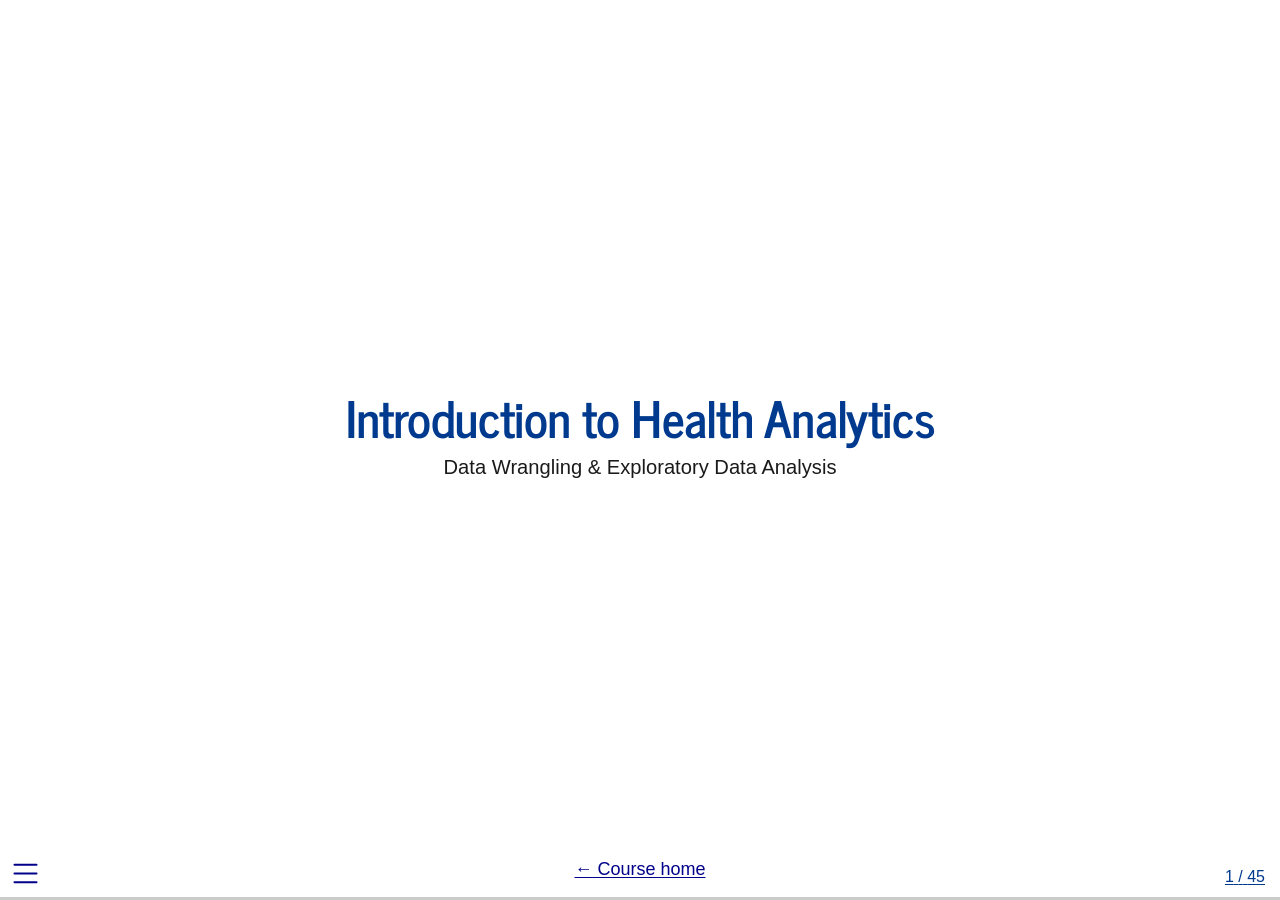
<file: docs/lectures/health_analytics_03_wrangling.html>
<!DOCTYPE html>
<html lang="en"><head>
<script src="../site_libs/clipboard/clipboard.min.js"></script>
<script src="../site_libs/quarto-html/tabby.min.js"></script>
<script src="../site_libs/quarto-html/popper.min.js"></script>
<script src="../site_libs/quarto-html/tippy.umd.min.js"></script>
<link href="../site_libs/quarto-html/tippy.css" rel="stylesheet">
<link href="../site_libs/quarto-html/light-border.css" rel="stylesheet">
<link href="../site_libs/quarto-html/quarto-syntax-highlighting-ed96de9b727972fe78a7b5d16c58bf87.css" rel="stylesheet" id="quarto-text-highlighting-styles"><meta charset="utf-8">
  <meta name="generator" content="quarto-1.8.27">

  <title>Introduction to Health Analytics</title>
  <meta name="apple-mobile-web-app-capable" content="yes">
  <meta name="apple-mobile-web-app-status-bar-style" content="black-translucent">
  <meta name="viewport" content="width=device-width, initial-scale=1.0, maximum-scale=1.0, user-scalable=no, minimal-ui">
  <link rel="stylesheet" href="../site_libs/revealjs/dist/reset.css">
  <link rel="stylesheet" href="../site_libs/revealjs/dist/reveal.css">
  <style>
    code{white-space: pre-wrap;}
    span.smallcaps{font-variant: small-caps;}
    div.columns{display: flex; gap: min(4vw, 1.5em);}
    div.column{flex: auto; overflow-x: auto;}
    div.hanging-indent{margin-left: 1.5em; text-indent: -1.5em;}
    ul.task-list{list-style: none;}
    ul.task-list li input[type="checkbox"] {
      width: 0.8em;
      margin: 0 0.8em 0.2em -1em; /* quarto-specific, see https://github.com/quarto-dev/quarto-cli/issues/4556 */ 
      vertical-align: middle;
    }
    /* CSS for syntax highlighting */
    html { -webkit-text-size-adjust: 100%; }
    pre > code.sourceCode { white-space: pre; position: relative; }
    pre > code.sourceCode > span { display: inline-block; line-height: 1.25; }
    pre > code.sourceCode > span:empty { height: 1.2em; }
    .sourceCode { overflow: visible; }
    code.sourceCode > span { color: inherit; text-decoration: inherit; }
    div.sourceCode { margin: 1em 0; }
    pre.sourceCode { margin: 0; }
    @media screen {
    div.sourceCode { overflow: auto; }
    }
    @media print {
    pre > code.sourceCode { white-space: pre-wrap; }
    pre > code.sourceCode > span { text-indent: -5em; padding-left: 5em; }
    }
    pre.numberSource code
      { counter-reset: source-line 0; }
    pre.numberSource code > span
      { position: relative; left: -4em; counter-increment: source-line; }
    pre.numberSource code > span > a:first-child::before
      { content: counter(source-line);
        position: relative; left: -1em; text-align: right; vertical-align: baseline;
        border: none; display: inline-block;
        -webkit-touch-callout: none; -webkit-user-select: none;
        -khtml-user-select: none; -moz-user-select: none;
        -ms-user-select: none; user-select: none;
        padding: 0 4px; width: 4em;
        color: #aaaaaa;
      }
    pre.numberSource { margin-left: 3em; border-left: 1px solid #aaaaaa;  padding-left: 4px; }
    div.sourceCode
      { color: #003b4f; background-color: #f1f3f5; }
    @media screen {
    pre > code.sourceCode > span > a:first-child::before { text-decoration: underline; }
    }
    code span { color: #003b4f; } /* Normal */
    code span.al { color: #ad0000; } /* Alert */
    code span.an { color: #5e5e5e; } /* Annotation */
    code span.at { color: #657422; } /* Attribute */
    code span.bn { color: #ad0000; } /* BaseN */
    code span.bu { } /* BuiltIn */
    code span.cf { color: #003b4f; font-weight: bold; } /* ControlFlow */
    code span.ch { color: #20794d; } /* Char */
    code span.cn { color: #8f5902; } /* Constant */
    code span.co { color: #5e5e5e; } /* Comment */
    code span.cv { color: #5e5e5e; font-style: italic; } /* CommentVar */
    code span.do { color: #5e5e5e; font-style: italic; } /* Documentation */
    code span.dt { color: #ad0000; } /* DataType */
    code span.dv { color: #ad0000; } /* DecVal */
    code span.er { color: #ad0000; } /* Error */
    code span.ex { } /* Extension */
    code span.fl { color: #ad0000; } /* Float */
    code span.fu { color: #4758ab; } /* Function */
    code span.im { color: #00769e; } /* Import */
    code span.in { color: #5e5e5e; } /* Information */
    code span.kw { color: #003b4f; font-weight: bold; } /* Keyword */
    code span.op { color: #5e5e5e; } /* Operator */
    code span.ot { color: #003b4f; } /* Other */
    code span.pp { color: #ad0000; } /* Preprocessor */
    code span.sc { color: #5e5e5e; } /* SpecialChar */
    code span.ss { color: #20794d; } /* SpecialString */
    code span.st { color: #20794d; } /* String */
    code span.va { color: #111111; } /* Variable */
    code span.vs { color: #20794d; } /* VerbatimString */
    code span.wa { color: #5e5e5e; font-style: italic; } /* Warning */
  </style>
  <link rel="stylesheet" href="../site_libs/revealjs/dist/theme/quarto-0fde88a82f0356838740f155f1088782.css">
  <link rel="stylesheet" href="burn_slides.css">
  <link href="../site_libs/revealjs/plugin/quarto-line-highlight/line-highlight.css" rel="stylesheet">
  <link href="../site_libs/revealjs/plugin/reveal-menu/menu.css" rel="stylesheet">
  <link href="../site_libs/revealjs/plugin/reveal-menu/quarto-menu.css" rel="stylesheet">
  <link href="../site_libs/revealjs/plugin/quarto-support/footer.css" rel="stylesheet">
  <style type="text/css">
    .reveal div.sourceCode {
      margin: 0;
      overflow: auto;
    }
    .reveal div.hanging-indent {
      margin-left: 1em;
      text-indent: -1em;
    }
    .reveal .slide:not(.center) {
      height: 100%;
    }
    .reveal .slide.scrollable {
      overflow-y: auto;
    }
    .reveal .footnotes {
      height: 100%;
      overflow-y: auto;
    }
    .reveal .slide .absolute {
      position: absolute;
      display: block;
    }
    .reveal .footnotes ol {
      counter-reset: ol;
      list-style-type: none; 
      margin-left: 0;
    }
    .reveal .footnotes ol li:before {
      counter-increment: ol;
      content: counter(ol) ". "; 
    }
    .reveal .footnotes ol li > p:first-child {
      display: inline-block;
    }
    .reveal .slide ul,
    .reveal .slide ol {
      margin-bottom: 0.5em;
    }
    .reveal .slide ul li,
    .reveal .slide ol li {
      margin-top: 0.4em;
      margin-bottom: 0.2em;
    }
    .reveal .slide ul[role="tablist"] li {
      margin-bottom: 0;
    }
    .reveal .slide ul li > *:first-child,
    .reveal .slide ol li > *:first-child {
      margin-block-start: 0;
    }
    .reveal .slide ul li > *:last-child,
    .reveal .slide ol li > *:last-child {
      margin-block-end: 0;
    }
    .reveal .slide .columns:nth-child(3) {
      margin-block-start: 0.8em;
    }
    .reveal blockquote {
      box-shadow: none;
    }
    .reveal .tippy-content>* {
      margin-top: 0.2em;
      margin-bottom: 0.7em;
    }
    .reveal .tippy-content>*:last-child {
      margin-bottom: 0.2em;
    }
    .reveal .slide > img.stretch.quarto-figure-center,
    .reveal .slide > img.r-stretch.quarto-figure-center {
      display: block;
      margin-left: auto;
      margin-right: auto; 
    }
    .reveal .slide > img.stretch.quarto-figure-left,
    .reveal .slide > img.r-stretch.quarto-figure-left  {
      display: block;
      margin-left: 0;
      margin-right: auto; 
    }
    .reveal .slide > img.stretch.quarto-figure-right,
    .reveal .slide > img.r-stretch.quarto-figure-right  {
      display: block;
      margin-left: auto;
      margin-right: 0; 
    }
  </style>
</head>
<body class="quarto-light">
  <div class="reveal">
    <div class="slides">

<section id="title-slide" class="quarto-title-block center">
  <h1 class="title">Introduction to Health Analytics</h1>
  <p class="subtitle">Data Wrangling &amp; Exploratory Data Analysis</p>

<div class="quarto-title-authors">
</div>

</section>
<section id="course-road-map" class="slide level2">
<h2>Course road map</h2>
<table class="caption-top">
<colgroup>
<col style="width: 50%">
<col style="width: 50%">
</colgroup>
<thead>
<tr class="header">
<th>Lecture</th>
<th>Topic</th>
</tr>
</thead>
<tbody>
<tr class="odd">
<td>1</td>
<td>Introduction to health data &amp; R</td>
</tr>
<tr class="even">
<td>2</td>
<td>Data visualization</td>
</tr>
<tr class="odd">
<td><span style="color: #C8102E"><strong>3</strong></span></td>
<td><span style="color: #C8102E"><strong>Data wrangling &amp; exploratory data analysis</strong></span></td>
</tr>
<tr class="even">
<td>4</td>
<td>Causal inference</td>
</tr>
<tr class="odd">
<td>5</td>
<td>Linear regression</td>
</tr>
<tr class="even">
<td>6</td>
<td>Linear regression: uncertainty &amp; hypothesis testing</td>
</tr>
<tr class="odd">
<td>7</td>
<td>Panel data: difference-in-differences &amp; fixed effects</td>
</tr>
<tr class="even">
<td>8</td>
<td>Limited dependent variables: LPM, logit, probit</td>
</tr>
<tr class="odd">
<td>9</td>
<td>Introduction to machine learning for health analytics</td>
</tr>
<tr class="even">
<td>10</td>
<td>Course review</td>
</tr>
</tbody>
</table>
</section>
<section id="the-health-analytics-pipeline" class="slide level2">
<h2>The health analytics pipeline</h2>
<div class="centered-fig">
<p><img data-src="images/lec01_slide11_a.png" style="width:80.0%"></p>
</div>
</section>
<section id="today" class="slide level2">
<h2>Today</h2>
<ul>
<li class="fragment"><strong>Importing data</strong></li>
<li class="fragment"><strong>Merging datasets</strong></li>
<li class="fragment"><strong>Descriptive statistics:</strong> grouping and summarizing data</li>
<li class="fragment"><strong>Exploratory data analysis</strong></li>
<li class="fragment"><strong>Survey data:</strong> handling missing values and survey weights</li>
<li class="fragment"><strong>Making tables</strong></li>
</ul>
</section>
<section id="importing-data-in-r" class="slide level2">
<h2>Importing data in R</h2>
<div class="columns">
<div class="column" style="width:60%;">
<ul>
<li class="fragment"><strong>Importing data</strong> is usually the first step in any analysis</li>
<li class="fragment">Different data formats require different packages</li>
<li class="fragment">Most functions return a data frame</li>
<li class="fragment">The same downstream tools (filter, mutate) etc work regardless of initial format</li>
<li class="fragment">These import functions:
<ul>
<li class="fragment">Read values into R</li>
<li class="fragment">Assign data types (numeric, character, factor, date etc)</li>
<li class="fragment">Recognise common missing value codes automatically and code them as NA</li>
</ul></li>
</ul>
</div><div class="column" style="width:40%;">
<p><img data-src="images/lec03_slide12_a.png" style="width:100.0%"></p>
</div></div>
</section>
<section>
<section id="merging-datasets" class="title-slide slide level1 center">
<h1>Merging Datasets</h1>

</section>
<section id="merging-dataframes" class="slide level2">
<h2>Merging dataframes</h2>
<ul>
<li class="fragment">To answer many real world questions, you often need to combine information from multiple datasets</li>
<li class="fragment">To join two data frames you need:
<ul>
<li class="fragment">Two data frames containing related information</li>
<li class="fragment">A key variable that appears in both data frames used to match rows across datasets</li>
<li class="fragment">A join function that tells R how to combine the data</li>
</ul></li>
</ul>
</section>
<section id="joins-example" class="slide level2">
<h2>Joins example</h2>
<ul>
<li class="fragment">How do we combine information from two tables?</li>
</ul>
<div class="fragment">
<div class="cell">
<div class="code-copy-outer-scaffold"><div class="sourceCode cell-code" id="cb1"><pre class="sourceCode numberSource r number-lines code-with-copy"><code class="sourceCode r"><span id="cb1-1"><a></a>dogs <span class="ot">&lt;-</span> <span class="fu">data.frame</span>(</span>
<span id="cb1-2"><a></a>  <span class="at">dog_id =</span> <span class="dv">1</span><span class="sc">:</span><span class="dv">4</span>,</span>
<span id="cb1-3"><a></a>  <span class="at">dog_name =</span> <span class="fu">c</span>(<span class="st">"Rover"</span>, <span class="st">"Fido"</span>, <span class="st">"Daisy"</span>, <span class="st">"Buddy"</span>),</span>
<span id="cb1-4"><a></a>  <span class="at">breed =</span> <span class="fu">c</span>(<span class="st">"Great Dane"</span>, <span class="st">"Dalmatian"</span>, <span class="st">"Mutt"</span>, <span class="st">"Poodle"</span>)</span>
<span id="cb1-5"><a></a>)</span>
<span id="cb1-6"><a></a></span>
<span id="cb1-7"><a></a>owners <span class="ot">&lt;-</span> <span class="fu">data.frame</span>(</span>
<span id="cb1-8"><a></a>  <span class="at">owner_id =</span> <span class="dv">1</span><span class="sc">:</span><span class="dv">4</span>,</span>
<span id="cb1-9"><a></a>  <span class="at">owner_name =</span> <span class="fu">c</span>(<span class="st">"Alex"</span>, <span class="st">"Brenda"</span>, <span class="st">"Charlie"</span>, <span class="st">"Diana"</span>),</span>
<span id="cb1-10"><a></a>  <span class="at">dog_name =</span> <span class="fu">c</span>(<span class="st">"Buddy"</span>, <span class="st">"Artemis"</span>, <span class="st">"Fido"</span>, <span class="st">"Roger"</span>)</span>
<span id="cb1-11"><a></a>)</span>
<span id="cb1-12"><a></a></span>
<span id="cb1-13"><a></a>dogs</span></code></pre></div><button title="Copy to Clipboard" class="code-copy-button"><i class="bi"></i></button></div>
<div class="cell-output cell-output-stdout">
<pre><code>  dog_id dog_name      breed
1      1    Rover Great Dane
2      2     Fido  Dalmatian
3      3    Daisy       Mutt
4      4    Buddy     Poodle</code></pre>
</div>
<div class="code-copy-outer-scaffold"><div class="sourceCode cell-code" id="cb3"><pre class="sourceCode numberSource r number-lines code-with-copy"><code class="sourceCode r"><span id="cb3-1"><a></a>owners</span></code></pre></div><button title="Copy to Clipboard" class="code-copy-button"><i class="bi"></i></button></div>
<div class="cell-output cell-output-stdout">
<pre><code>  owner_id owner_name dog_name
1        1       Alex    Buddy
2        2     Brenda  Artemis
3        3    Charlie     Fido
4        4      Diana    Roger</code></pre>
</div>
</div>
</div>
<aside class="notes">
<p>What is the key variable? A key does not have to be numeric! But often it is easy to have a numeric key. Especially for large datasets, can make join quicker.</p>
<style type="text/css">
        span.MJX_Assistive_MathML {
          position:absolute!important;
          clip: rect(1px, 1px, 1px, 1px);
          padding: 1px 0 0 0!important;
          border: 0!important;
          height: 1px!important;
          width: 1px!important;
          overflow: hidden!important;
          display:block!important;
      }</style></aside>
</section>
<section id="left-join" class="slide level2">
<h2>Left join</h2>
<div class="columns">
<div class="column" style="width:60%;">
<ul>
<li class="fragment"><code>left_join(x,y)</code> keeps all observations in x, and matches as many rows in y as possible</li>
<li class="fragment">Every row of x is preserved in the output</li>
<li class="fragment">If there is no matching row in y, then it artificially creates an NA row in y to match with and puts it in the end</li>
</ul>
</div><div class="column" style="width:40%;">
<p><img data-src="images/lec03_slide16_a.png" style="width:100.0%"></p>
</div></div>
<div class="fragment">
<div class="cell">
<div class="code-copy-outer-scaffold"><div class="sourceCode cell-code" id="cb5"><pre class="sourceCode numberSource r number-lines code-with-copy"><code class="sourceCode r"><span id="cb5-1"><a></a>owners <span class="sc">%&gt;%</span> <span class="fu">left_join</span>(dogs, <span class="at">by =</span> <span class="st">"dog_name"</span>)</span></code></pre></div><button title="Copy to Clipboard" class="code-copy-button"><i class="bi"></i></button></div>
<div class="cell-output cell-output-stdout">
<pre><code>  owner_id owner_name dog_name dog_id     breed
1        1       Alex    Buddy      4    Poodle
2        2     Brenda  Artemis     NA      &lt;NA&gt;
3        3    Charlie     Fido      2 Dalmatian
4        4      Diana    Roger     NA      &lt;NA&gt;</code></pre>
</div>
</div>
</div>
</section>
<section id="right-join" class="slide level2">
<h2>Right join</h2>
<div class="columns">
<div class="column" style="width:60%;">
<ul>
<li class="fragment"><code>right_join(x,y)</code> keeps all observations in y and matches as many rows in x as possible</li>
<li class="fragment">Every row of y is preserved in the output</li>
<li class="fragment">If there is no matching row in x, then it artificially creates an NA row in x to match with and puts it in the end</li>
</ul>
</div><div class="column" style="width:40%;">
<p><img data-src="images/lec03_slide18_a.png" style="width:100.0%"></p>
</div></div>
<div class="fragment">
<div class="cell">
<div class="code-copy-outer-scaffold"><div class="sourceCode cell-code" id="cb7"><pre class="sourceCode numberSource r number-lines code-with-copy"><code class="sourceCode r"><span id="cb7-1"><a></a>owners <span class="sc">%&gt;%</span> <span class="fu">right_join</span>(dogs, <span class="at">by =</span> <span class="st">"dog_name"</span>)</span></code></pre></div><button title="Copy to Clipboard" class="code-copy-button"><i class="bi"></i></button></div>
<div class="cell-output cell-output-stdout">
<pre><code>  owner_id owner_name dog_name dog_id      breed
1        1       Alex    Buddy      4     Poodle
2        3    Charlie     Fido      2  Dalmatian
3       NA       &lt;NA&gt;    Rover      1 Great Dane
4       NA       &lt;NA&gt;    Daisy      3       Mutt</code></pre>
</div>
</div>
</div>
</section>
<section id="inner-join" class="slide level2">
<h2>Inner join</h2>
<div class="columns">
<div class="column" style="width:60%;">
<ul>
<li class="fragment"><code>inner_join(x,y)</code> retains rows if and only if the keys are equal</li>
</ul>
</div><div class="column" style="width:40%;">
<p><img data-src="images/lec03_slide20_a.png" style="width:100.0%"></p>
</div></div>
<div class="fragment">
<div class="cell">
<div class="code-copy-outer-scaffold"><div class="sourceCode cell-code" id="cb9"><pre class="sourceCode numberSource r number-lines code-with-copy"><code class="sourceCode r"><span id="cb9-1"><a></a>owners <span class="sc">%&gt;%</span> <span class="fu">inner_join</span>(dogs, <span class="at">by =</span> <span class="st">"dog_name"</span>)</span></code></pre></div><button title="Copy to Clipboard" class="code-copy-button"><i class="bi"></i></button></div>
<div class="cell-output cell-output-stdout">
<pre><code>  owner_id owner_name dog_name dog_id     breed
1        1       Alex    Buddy      4    Poodle
2        3    Charlie     Fido      2 Dalmatian</code></pre>
</div>
</div>
</div>
</section>
<section id="full-join" class="slide level2">
<h2>Full join</h2>
<div class="columns">
<div class="column" style="width:60%;">
<ul>
<li class="fragment"><code>full_join(x,y)</code> keeps all observations that appear in x or y</li>
<li class="fragment">Every row of x and y is included in the output because both x and y have a fall back row of NAs</li>
<li class="fragment">The output starts with all rows from x, followed by the remaining unmatched y rows</li>
</ul>
</div><div class="column" style="width:40%;">
<p><img data-src="images/lec03_slide22_a.png" style="width:100.0%"></p>
</div></div>
<div class="fragment">
<div class="cell">
<div class="code-copy-outer-scaffold"><div class="sourceCode cell-code" id="cb11"><pre class="sourceCode numberSource r number-lines code-with-copy"><code class="sourceCode r"><span id="cb11-1"><a></a>owners <span class="sc">%&gt;%</span> <span class="fu">full_join</span>(dogs, <span class="at">by =</span> <span class="st">"dog_name"</span>)</span></code></pre></div><button title="Copy to Clipboard" class="code-copy-button"><i class="bi"></i></button></div>
<div class="cell-output cell-output-stdout">
<pre><code>  owner_id owner_name dog_name dog_id      breed
1        1       Alex    Buddy      4     Poodle
2        2     Brenda  Artemis     NA       &lt;NA&gt;
3        3    Charlie     Fido      2  Dalmatian
4        4      Diana    Roger     NA       &lt;NA&gt;
5       NA       &lt;NA&gt;    Rover      1 Great Dane
6       NA       &lt;NA&gt;    Daisy      3       Mutt</code></pre>
</div>
</div>
</div>
</section>
<section id="join-types-summary" class="slide level2">
<h2>Join types summary</h2>
<div class="centered-fig">
<p><img data-src="images/lec03_slide25_a.png" style="width:80.0%"></p>
</div>
</section>
<section id="key-considerations-for-merging" class="slide level2">
<h2>Key considerations for merging</h2>
<ul>
<li class="fragment"><strong>Join does not require 1:1 matching</strong></li>
<li class="fragment">If one owner matches multiple dogs, the owner’s row will be repeated once for each match</li>
<li class="fragment"><code>left_join()</code> is the one you will use most often: allows you to add new variables onto your analysis dataframe</li>
</ul>
</section>
<section id="when-do-joins-increase-the-row-count" class="slide level2">
<h2>When do joins increase the row count?</h2>
<div class="fragment">
<div class="cell">
<div class="code-copy-outer-scaffold"><div class="sourceCode cell-code" id="cb13"><pre class="sourceCode numberSource r number-lines code-with-copy"><code class="sourceCode r"><span id="cb13-1"><a></a><span class="co"># When one owner has multiple dogs</span></span>
<span id="cb13-2"><a></a>owners_v2 <span class="ot">&lt;-</span> <span class="fu">data.frame</span>(</span>
<span id="cb13-3"><a></a>  <span class="at">owner_id =</span> <span class="dv">1</span><span class="sc">:</span><span class="dv">2</span>,</span>
<span id="cb13-4"><a></a>  <span class="at">owner_name =</span> <span class="fu">c</span>(<span class="st">"Alex"</span>, <span class="st">"Brenda"</span>)</span>
<span id="cb13-5"><a></a>)</span>
<span id="cb13-6"><a></a></span>
<span id="cb13-7"><a></a>dogs_v2 <span class="ot">&lt;-</span> <span class="fu">data.frame</span>(</span>
<span id="cb13-8"><a></a>  <span class="at">dog_id =</span> <span class="dv">1</span><span class="sc">:</span><span class="dv">4</span>,</span>
<span id="cb13-9"><a></a>  <span class="at">owner_id =</span> <span class="fu">c</span>(<span class="dv">1</span>, <span class="dv">1</span>, <span class="dv">1</span>, <span class="dv">2</span>),</span>
<span id="cb13-10"><a></a>  <span class="at">dog_name =</span> <span class="fu">c</span>(<span class="st">"Rover"</span>, <span class="st">"Fido"</span>, <span class="st">"Daisy"</span>, <span class="st">"Buddy"</span>),</span>
<span id="cb13-11"><a></a>  <span class="at">breed =</span> <span class="fu">c</span>(<span class="st">"Great Dane"</span>, <span class="st">"Dalmatian"</span>, <span class="st">"Mutt"</span>, <span class="st">"Poodle"</span>)</span>
<span id="cb13-12"><a></a>)</span>
<span id="cb13-13"><a></a></span>
<span id="cb13-14"><a></a>owners_v2 <span class="sc">%&gt;%</span> <span class="fu">left_join</span>(dogs_v2, <span class="at">by =</span> <span class="st">"owner_id"</span>)</span></code></pre></div><button title="Copy to Clipboard" class="code-copy-button"><i class="bi"></i></button></div>
<div class="cell-output cell-output-stdout">
<pre><code>  owner_id owner_name dog_id dog_name      breed
1        1       Alex      1    Rover Great Dane
2        1       Alex      2     Fido  Dalmatian
3        1       Alex      3    Daisy       Mutt
4        2     Brenda      4    Buddy     Poodle</code></pre>
</div>
</div>
</div>
</section>
<section id="appending-datasets-with-bind_rows" class="slide level2">
<h2>Appending datasets with bind_rows()</h2>
<ul>
<li class="fragment"><code>bind_rows()</code> appends dataframes row-wise</li>
<li class="fragment">Requires the same column names</li>
<li class="fragment">Missing columns are filled with NAs</li>
<li class="fragment">Mental model: “put these datasets underneath each other”</li>
</ul>
<div class="fragment">
<div class="cell">
<div class="code-copy-outer-scaffold"><div class="sourceCode cell-code" id="cb15"><pre class="sourceCode numberSource r number-lines code-with-copy"><code class="sourceCode r"><span id="cb15-1"><a></a>df1 <span class="ot">&lt;-</span> <span class="fu">data.frame</span>(<span class="at">x =</span> <span class="dv">1</span><span class="sc">:</span><span class="dv">3</span>, <span class="at">y =</span> <span class="fu">c</span>(<span class="st">"a"</span>, <span class="st">"b"</span>, <span class="st">"c"</span>))</span>
<span id="cb15-2"><a></a>df2 <span class="ot">&lt;-</span> <span class="fu">data.frame</span>(<span class="at">x =</span> <span class="dv">4</span><span class="sc">:</span><span class="dv">5</span>, <span class="at">y =</span> <span class="fu">c</span>(<span class="st">"d"</span>, <span class="st">"e"</span>))</span>
<span id="cb15-3"><a></a></span>
<span id="cb15-4"><a></a>df1 <span class="sc">%&gt;%</span> <span class="fu">bind_rows</span>(df2)</span></code></pre></div><button title="Copy to Clipboard" class="code-copy-button"><i class="bi"></i></button></div>
<div class="cell-output cell-output-stdout">
<pre><code>  x y
1 1 a
2 2 b
3 3 c
4 4 d
5 5 e</code></pre>
</div>
</div>
</div>
</section></section>
<section>
<section id="descriptive-statistics-grouping-and-summarizing-data" class="title-slide slide level1 center">
<h1>Descriptive Statistics: Grouping and Summarizing Data</h1>

</section>
<section id="functions-weve-covered-so-far" class="slide level2">
<h2>Functions we’ve covered so far</h2>
<ul>
<li class="fragment"><strong><code>filter()</code></strong> - select rows based on conditions</li>
<li class="fragment"><strong><code>select()</code></strong> - choose columns</li>
<li class="fragment"><strong><code>mutate()</code></strong> - create new variables</li>
<li class="fragment"><strong><code>arrange()</code></strong> - sort rows</li>
</ul>
</section>
<section id="converting-between-different-variable-types" class="slide level2">
<h2>Converting between different variable types</h2>
<ul>
<li class="fragment">Find out how your variable is stored using <code>class(df$varname)</code></li>
<li class="fragment">Variable types:
<ul>
<li class="fragment"><strong>Numeric:</strong> for calculations</li>
<li class="fragment"><strong>Factor:</strong> categorical variable with levels</li>
<li class="fragment"><strong>Character:</strong> text strings</li>
<li class="fragment"><strong>Date:</strong> temporal data</li>
<li class="fragment"><strong>Logical:</strong> TRUE/FALSE</li>
</ul></li>
<li class="fragment">Different classes behave very differently in models and plots — the same variable (e.g.&nbsp;year) may be treated as:
<ul>
<li class="fragment"><strong>Numeric</strong> → trends, slopes, extrapolation</li>
<li class="fragment"><strong>Factor</strong> → group comparisons, year fixed effects</li>
</ul></li>
<li class="fragment">R stores factor variables as a set of labels stuck onto numbered boxes</li>
</ul>
</section>
<section id="converting-between-variable-types-in-r" class="slide level2">
<h2>Converting between variable types in R</h2>
<ul>
<li class="fragment">Convert year variable stored as numeric to factor:</li>
</ul>
<div class="fragment">
<div class="cell">
<div class="code-copy-outer-scaffold"><div class="sourceCode cell-code" id="cb17"><pre class="sourceCode numberSource r number-lines code-with-copy"><code class="sourceCode r"><span id="cb17-1"><a></a>df <span class="ot">&lt;-</span> df <span class="sc">%&gt;%</span> <span class="fu">mutate</span>(<span class="at">year_f =</span> <span class="fu">as.factor</span>(year))</span></code></pre></div><button title="Copy to Clipboard" class="code-copy-button"><i class="bi"></i></button></div>
</div>
</div>
<ul>
<li class="fragment">Convert year variable stored as factor to numeric:</li>
</ul>
<div class="fragment">
<div class="cell">
<div class="code-copy-outer-scaffold"><div class="sourceCode cell-code" id="cb18"><pre class="sourceCode numberSource r number-lines code-with-copy"><code class="sourceCode r"><span id="cb18-1"><a></a>df <span class="ot">&lt;-</span> df <span class="sc">%&gt;%</span> <span class="fu">mutate</span>(<span class="at">year =</span> <span class="fu">as.numeric</span>(<span class="fu">as.character</span>(year_f)))</span></code></pre></div><button title="Copy to Clipboard" class="code-copy-button"><i class="bi"></i></button></div>
</div>
</div>
<ul>
<li class="fragment"><code>as.character</code> converts to a string containing the labels, which can then be converted to a factor</li>
</ul>
</section>
<section id="case_when" class="slide level2">
<h2>case_when()</h2>
<ul>
<li class="fragment"><code>case_when</code> applies a series of if-else rules from top to bottom</li>
<li class="fragment">Useful for defining categorical variables based on existing variables</li>
<li class="fragment"><code>between</code> checks whether a numeric value lies between two values</li>
</ul>
<div class="fragment">
<div class="cell">
<div class="code-copy-outer-scaffold"><div class="sourceCode cell-code" id="cb19"><pre class="sourceCode numberSource r number-lines code-with-copy"><code class="sourceCode r"><span id="cb19-1"><a></a>df <span class="ot">&lt;-</span> df <span class="sc">%&gt;%</span></span>
<span id="cb19-2"><a></a>  <span class="fu">mutate</span>(</span>
<span id="cb19-3"><a></a>    <span class="at">age_group =</span> <span class="fu">case_when</span>(</span>
<span id="cb19-4"><a></a>      <span class="fu">between</span>(age, <span class="dv">0</span>, <span class="dv">17</span>)  <span class="sc">~</span> <span class="st">"Child"</span>,</span>
<span id="cb19-5"><a></a>      <span class="fu">between</span>(age, <span class="dv">18</span>, <span class="dv">39</span>) <span class="sc">~</span> <span class="st">"Young adult"</span>,</span>
<span id="cb19-6"><a></a>      <span class="fu">between</span>(age, <span class="dv">40</span>, <span class="dv">64</span>) <span class="sc">~</span> <span class="st">"Middle-aged"</span>,</span>
<span id="cb19-7"><a></a>      age <span class="sc">&gt;=</span> <span class="dv">65</span>            <span class="sc">~</span> <span class="st">"Older adult"</span>,</span>
<span id="cb19-8"><a></a>      <span class="cn">TRUE</span>                 <span class="sc">~</span> <span class="cn">NA_character_</span></span>
<span id="cb19-9"><a></a>    )</span>
<span id="cb19-10"><a></a>  )</span></code></pre></div><button title="Copy to Clipboard" class="code-copy-button"><i class="bi"></i></button></div>
</div>
</div>
</section>
<section id="summarise" class="slide level2">
<h2>summarise()</h2>
<ul>
<li class="fragment"><code>summarise()</code> reduces a dataset to one or more summary values</li>
<li class="fragment">Each summary is computed over all rows in the data</li>
<li class="fragment">Common summaries include: mean, standard deviation, sum, count</li>
<li class="fragment">Can compute many summary stats at the same time</li>
<li class="fragment">If applied to the whole dataframe without grouping, will return a one-row dataset containing the summary stats</li>
<li class="fragment">Many summary functions return NA if any values are missing. Use <code>na.rm=TRUE</code> if you don’t want this</li>
</ul>
<div class="fragment">
<div class="cell">
<div class="code-copy-outer-scaffold"><div class="sourceCode cell-code" id="cb20"><pre class="sourceCode numberSource r number-lines code-with-copy"><code class="sourceCode r"><span id="cb20-1"><a></a>df <span class="sc">%&gt;%</span></span>
<span id="cb20-2"><a></a>  <span class="fu">summarise</span>(</span>
<span id="cb20-3"><a></a>    <span class="at">mean_var1 =</span> <span class="fu">mean</span>(var1, <span class="at">na.rm =</span> <span class="cn">TRUE</span>),</span>
<span id="cb20-4"><a></a>    <span class="at">n =</span> <span class="fu">n</span>()</span>
<span id="cb20-5"><a></a>  )</span></code></pre></div><button title="Copy to Clipboard" class="code-copy-button"><i class="bi"></i></button></div>
</div>
</div>
</section>
<section id="group_by" class="slide level2">
<h2>group_by()</h2>
<ul>
<li class="fragment"><code>group_by()</code> allows you to group a data frame by one or more categorical variable</li>
<li class="fragment">It does not change the data but changes how later functions behave: “From now on, do things separately for each group”</li>
<li class="fragment">Commonly used before <code>summarise()</code> to produce summary statistics by group</li>
<li class="fragment">Suppose <code>var2</code> is a categorical variable that takes three distinct values — what will this code produce?</li>
</ul>
<div class="fragment">
<div class="cell">
<div class="code-copy-outer-scaffold"><div class="sourceCode cell-code" id="cb21"><pre class="sourceCode numberSource r number-lines code-with-copy"><code class="sourceCode r"><span id="cb21-1"><a></a>df <span class="sc">%&gt;%</span></span>
<span id="cb21-2"><a></a>  <span class="fu">group_by</span>(var2) <span class="sc">%&gt;%</span></span>
<span id="cb21-3"><a></a>  <span class="fu">summarise</span>(</span>
<span id="cb21-4"><a></a>    <span class="at">mean_var1 =</span> <span class="fu">mean</span>(var1, <span class="at">na.rm =</span> <span class="cn">TRUE</span>),</span>
<span id="cb21-5"><a></a>    <span class="at">n =</span> <span class="fu">n</span>()</span>
<span id="cb21-6"><a></a>  )</span></code></pre></div><button title="Copy to Clipboard" class="code-copy-button"><i class="bi"></i></button></div>
</div>
</div>
</section>
<section id="ungroup" class="slide level2">
<h2>ungroup()</h2>
<ul>
<li class="fragment">Good practice to add <code>ungroup()</code> after grouping so you retrieve the original data frame</li>
<li class="fragment">Stops you accidentally applying future operations to grouped data</li>
<li class="fragment">Can also add <code>groups = "drop"</code> inside <code>summarise</code></li>
</ul>
<div class="fragment">
<div class="cell">
<div class="code-copy-outer-scaffold"><div class="sourceCode cell-code" id="cb22"><pre class="sourceCode numberSource r number-lines code-with-copy"><code class="sourceCode r"><span id="cb22-1"><a></a>df <span class="sc">%&gt;%</span></span>
<span id="cb22-2"><a></a>  <span class="fu">group_by</span>(var2) <span class="sc">%&gt;%</span></span>
<span id="cb22-3"><a></a>  <span class="fu">summarise</span>(</span>
<span id="cb22-4"><a></a>    <span class="at">mean_var1 =</span> <span class="fu">mean</span>(var1, <span class="at">na.rm =</span> <span class="cn">TRUE</span>),</span>
<span id="cb22-5"><a></a>    <span class="at">n =</span> <span class="fu">n</span>()</span>
<span id="cb22-6"><a></a>  ) <span class="sc">%&gt;%</span></span>
<span id="cb22-7"><a></a>  <span class="fu">ungroup</span>()</span></code></pre></div><button title="Copy to Clipboard" class="code-copy-button"><i class="bi"></i></button></div>
</div>
</div>
</section>
<section id="check-your-understanding" class="slide level2">
<h2>Check your understanding</h2>
<ul>
<li class="fragment">Suppose we have the following data frame:</li>
</ul>
<div class="fragment">
<div class="cell">
<div class="code-copy-outer-scaffold"><div class="sourceCode cell-code" id="cb23"><pre class="sourceCode numberSource r number-lines code-with-copy"><code class="sourceCode r"><span id="cb23-1"><a></a>df <span class="ot">&lt;-</span> <span class="fu">data.frame</span>(</span>
<span id="cb23-2"><a></a>     <span class="at">x =</span> <span class="dv">1</span><span class="sc">:</span><span class="dv">5</span>,</span>
<span id="cb23-3"><a></a>     <span class="at">y =</span> <span class="fu">c</span>(<span class="st">"a"</span>, <span class="st">"b"</span>, <span class="st">"a"</span>, <span class="st">"a"</span>, <span class="st">"b"</span>),</span>
<span id="cb23-4"><a></a>     <span class="at">z =</span> <span class="fu">c</span>(<span class="st">"K"</span>, <span class="st">"K"</span>, <span class="st">"L"</span>, <span class="st">"L"</span>, <span class="st">"K"</span>)</span>
<span id="cb23-5"><a></a>)</span>
<span id="cb23-6"><a></a></span>
<span id="cb23-7"><a></a>df</span></code></pre></div><button title="Copy to Clipboard" class="code-copy-button"><i class="bi"></i></button></div>
<div class="cell-output cell-output-stdout">
<pre><code>  x y z
1 1 a K
2 2 b K
3 3 a L
4 4 a L
5 5 b K</code></pre>
</div>
</div>
</div>
<ul>
<li class="fragment">What would the following code do? (Don’t run the code! Think about what the output may look like)</li>
</ul>
<div class="fragment">
<div class="cell">
<div class="code-copy-outer-scaffold"><div class="sourceCode cell-code" id="cb25"><pre class="sourceCode numberSource r number-lines code-with-copy"><code class="sourceCode r"><span id="cb25-1"><a></a>df <span class="sc">%&gt;%</span> <span class="fu">group_by</span>(y)</span></code></pre></div><button title="Copy to Clipboard" class="code-copy-button"><i class="bi"></i></button></div>
</div>
</div>
<aside class="notes">
<pre><code># A tibble: 5 × 3
# Groups:   y [2]
      x y     z
  &lt;int&gt; &lt;chr&gt; &lt;chr&gt;
1     1 a     K
2     2 b     K
3     3 a     L
4     4 a     L
5     5 b     K</code></pre>
<style type="text/css">
        span.MJX_Assistive_MathML {
          position:absolute!important;
          clip: rect(1px, 1px, 1px, 1px);
          padding: 1px 0 0 0!important;
          border: 0!important;
          height: 1px!important;
          width: 1px!important;
          overflow: hidden!important;
          display:block!important;
      }</style></aside>
</section>
<section id="check-your-understanding-1" class="slide level2">
<h2>Check your understanding</h2>
<ul>
<li class="fragment">What would the following code do?</li>
</ul>
<div class="fragment">
<div class="cell">
<div class="code-copy-outer-scaffold"><div class="sourceCode cell-code" id="cb27"><pre class="sourceCode numberSource r number-lines code-with-copy"><code class="sourceCode r"><span id="cb27-1"><a></a>df <span class="sc">%&gt;%</span> <span class="fu">arrange</span>(y)</span></code></pre></div><button title="Copy to Clipboard" class="code-copy-button"><i class="bi"></i></button></div>
</div>
</div>
</section>
<section id="check-your-understanding-2" class="slide level2">
<h2>Check your understanding</h2>
<ul>
<li class="fragment">What would the following code do?</li>
</ul>
<div class="fragment">
<div class="cell">
<div class="code-copy-outer-scaffold"><div class="sourceCode cell-code" id="cb28"><pre class="sourceCode numberSource r number-lines code-with-copy"><code class="sourceCode r"><span id="cb28-1"><a></a>df <span class="sc">%&gt;%</span></span>
<span id="cb28-2"><a></a>  <span class="fu">group_by</span>(y) <span class="sc">%&gt;%</span></span>
<span id="cb28-3"><a></a>  <span class="fu">summarize</span>(<span class="at">mean_x =</span> <span class="fu">mean</span>(x))</span></code></pre></div><button title="Copy to Clipboard" class="code-copy-button"><i class="bi"></i></button></div>
</div>
</div>
<aside class="notes">
<pre><code># A tibble: 2 × 2
  y     mean_x
  &lt;chr&gt;  &lt;dbl&gt;
1 a       2.67
2 b       3.5</code></pre>
<style type="text/css">
        span.MJX_Assistive_MathML {
          position:absolute!important;
          clip: rect(1px, 1px, 1px, 1px);
          padding: 1px 0 0 0!important;
          border: 0!important;
          height: 1px!important;
          width: 1px!important;
          overflow: hidden!important;
          display:block!important;
      }</style></aside>
</section>
<section id="check-your-understanding-3" class="slide level2">
<h2>Check your understanding</h2>
<ul>
<li class="fragment">What would the following code do?</li>
</ul>
<div class="fragment">
<div class="cell">
<div class="code-copy-outer-scaffold"><div class="sourceCode cell-code" id="cb30"><pre class="sourceCode numberSource r number-lines code-with-copy"><code class="sourceCode r"><span id="cb30-1"><a></a>df <span class="sc">%&gt;%</span></span>
<span id="cb30-2"><a></a>  <span class="fu">group_by</span>(y, z) <span class="sc">%&gt;%</span></span>
<span id="cb30-3"><a></a>  <span class="fu">summarize</span>(<span class="at">mean_x =</span> <span class="fu">mean</span>(x))</span></code></pre></div><button title="Copy to Clipboard" class="code-copy-button"><i class="bi"></i></button></div>
</div>
</div>
<aside class="notes">
<pre><code># A tibble: 3 × 3
# Groups:   y [2]
  y     z     mean_x
  &lt;chr&gt; &lt;chr&gt;  &lt;dbl&gt;
1 a     K        1
2 a     L        3.5
3 b     K        3.5</code></pre>
<style type="text/css">
        span.MJX_Assistive_MathML {
          position:absolute!important;
          clip: rect(1px, 1px, 1px, 1px);
          padding: 1px 0 0 0!important;
          border: 0!important;
          height: 1px!important;
          width: 1px!important;
          overflow: hidden!important;
          display:block!important;
      }</style></aside>
</section>
<section id="check-your-understanding-4" class="slide level2">
<h2>Check your understanding</h2>
<ul>
<li class="fragment">What would the following code do?</li>
</ul>
<div class="fragment">
<div class="cell">
<div class="code-copy-outer-scaffold"><div class="sourceCode cell-code" id="cb32"><pre class="sourceCode numberSource r number-lines code-with-copy"><code class="sourceCode r"><span id="cb32-1"><a></a>df <span class="sc">%&gt;%</span></span>
<span id="cb32-2"><a></a>  <span class="fu">group_by</span>(y, z) <span class="sc">%&gt;%</span></span>
<span id="cb32-3"><a></a>  <span class="fu">mutate</span>(<span class="at">mean_x =</span> <span class="fu">mean</span>(x))</span></code></pre></div><button title="Copy to Clipboard" class="code-copy-button"><i class="bi"></i></button></div>
</div>
</div>
<aside class="notes">
<pre><code># A tibble: 5 × 4
# Groups:   y, z [3]
      x y     z     mean_x
  &lt;int&gt; &lt;chr&gt; &lt;chr&gt;  &lt;dbl&gt;
1     1 a     K        1
2     2 b     K        3.5
3     3 a     L        3.5
4     4 a     L        3.5
5     5 b     K        3.5</code></pre>
<style type="text/css">
        span.MJX_Assistive_MathML {
          position:absolute!important;
          clip: rect(1px, 1px, 1px, 1px);
          padding: 1px 0 0 0!important;
          border: 0!important;
          height: 1px!important;
          width: 1px!important;
          overflow: hidden!important;
          display:block!important;
      }</style></aside>
</section></section>
<section>
<section id="exploratory-data-analysis" class="title-slide slide level1 center">
<h1>Exploratory Data Analysis</h1>

</section>
<section id="what-is-eda" class="slide level2">
<h2>What is EDA?</h2>
<ul>
<li class="fragment">Exploratory Data Analysis (EDA) is the process of interrogating data in a systematic way to understand what it contains and how it was generated</li>
<li class="fragment">It typically includes:
<ul>
<li class="fragment">Examining distributions (levels, spread, outliers)</li>
<li class="fragment">Comparing groups and subpopulations to look for heterogeneity</li>
<li class="fragment">Visualising relationships between key variables</li>
<li class="fragment">Investigating missing data patterns</li>
</ul></li>
<li class="fragment"><strong>It is iterative:</strong> findings from one step shape the next question</li>
</ul>
</section>
<section id="why-exploratory-data-analysis-matters" class="slide level2">
<h2>Why Exploratory Data Analysis matters</h2>
<div class="columns">
<div class="column" style="width:60%;">
<ul>
<li class="fragment">EDA sits between data wrangling and modelling in the analytics pipeline:
<ul>
<li class="fragment"><strong>Wrangling:</strong> get the data into usable form</li>
<li class="fragment"><strong>EDA:</strong> understand what you actually have</li>
<li class="fragment"><strong>Modelling:</strong> answer a specific question under assumptions</li>
</ul></li>
<li class="fragment">EDA helps you:
<ul>
<li class="fragment">Detect data errors, coding problems and inconsistencies</li>
<li class="fragment">Understand sample selection and missingness</li>
<li class="fragment">Identify relevant variation, correlation between variables and heterogeneity</li>
<li class="fragment">Decide which analyses are credible and which are not</li>
</ul></li>
<li class="fragment"><strong>If you do not understand your data, no model can save you!</strong></li>
</ul>
</div></div>
</section></section>
<section>
<section id="survey-data" class="title-slide slide level1 center">
<h1>Survey data</h1>

</section>
<section id="survey-weights" class="slide level2">
<h2>Survey weights</h2>
<ul>
<li class="fragment">Adjustments applied to survey data to ensure that results represent the target population</li>
<li class="fragment"><strong>Reasons for using survey weights:</strong>
<ul>
<li class="fragment"><strong>Unequal Sampling Probabilities:</strong> Some groups are intentionally oversampled (e.g., racial minorities, elderly, rural residence) to ensure sufficient sample size</li>
<li class="fragment"><strong>Nonresponse:</strong> To account for differences between those who responded and those who didn’t</li>
<li class="fragment"><strong>Post-stratification adjustment:</strong> Aligns survey data with known population distributions (e.g., age, gender)</li>
</ul></li>
<li class="fragment"><strong>Core idea:</strong> each observation in the sample represents itself plus others in the population
<ul>
<li class="fragment">“Analysis weights” are scaled to sum to the sample size</li>
<li class="fragment">“Population weights” are scaled to sum to the population size</li>
</ul></li>
</ul>
</section>
<section id="using-survey-weights-in-r" class="slide level2">
<h2>Using survey weights in R</h2>
<ul>
<li class="fragment"><strong>Core R packages:</strong>
<ul>
<li class="fragment"><code>survey</code> and <code>srvyr</code> packages</li>
<li class="fragment"><code>srvyr</code> integrates well with tidyverse for a user-friendly workflow</li>
</ul></li>
<li class="fragment"><strong>Key Steps:</strong>
<ol type="1">
<li class="fragment">Load libraries!</li>
<li class="fragment">Load survey data</li>
<li class="fragment">Define the survey design using weights</li>
<li class="fragment">Use design for analysis</li>
<li class="fragment">READ the manual</li>
</ol></li>
<li class="fragment">IPUMS has detailed description of weights for each data series and code snippets explaining how to work with them</li>
</ul>
</section>
<section id="survey-weights-important-caveat" class="slide level2">
<h2>Survey weights: Important caveat</h2>
<ul>
<li class="fragment">You can calculate many summary statistics by applying weights manually (e.g.&nbsp;<code>weighted.mean()</code>)</li>
<li class="fragment">However, standard errors can get very complicated so it’s usually better to work with the designed survey approach</li>
<li class="fragment"><strong>CAUTION:</strong> must make sure you use the functions designed for survey analysis
<ul>
<li class="fragment"><code>survey_mean()</code> not <code>mean()</code></li>
<li class="fragment"><code>survey_total()</code> not <code>n()</code></li>
</ul></li>
<li class="fragment">Most regular functions will not throw an error!</li>
</ul>
</section>
<section id="survey-weights-example" class="slide level2">
<h2>Survey weights example</h2>
<div class="fragment">
<div class="cell">
<div class="code-copy-outer-scaffold"><div class="sourceCode cell-code" id="cb34"><pre class="sourceCode numberSource r number-lines code-with-copy"><code class="sourceCode r"><span id="cb34-1"><a></a><span class="co"># Install if needed: install.packages(c("survey", "srvyr"))</span></span>
<span id="cb34-2"><a></a><span class="fu">library</span>(survey)</span>
<span id="cb34-3"><a></a><span class="fu">library</span>(srvyr)</span>
<span id="cb34-4"><a></a></span>
<span id="cb34-5"><a></a><span class="co"># Create example survey data</span></span>
<span id="cb34-6"><a></a><span class="fu">set.seed</span>(<span class="dv">123</span>)</span>
<span id="cb34-7"><a></a>survey_data <span class="ot">&lt;-</span> <span class="fu">tibble</span>(</span>
<span id="cb34-8"><a></a>  <span class="at">id =</span> <span class="dv">1</span><span class="sc">:</span><span class="dv">100</span>,</span>
<span id="cb34-9"><a></a>  <span class="at">outcome =</span> <span class="fu">rnorm</span>(<span class="dv">100</span>, <span class="at">mean =</span> <span class="dv">50</span>, <span class="at">sd =</span> <span class="dv">10</span>),</span>
<span id="cb34-10"><a></a>  <span class="at">weight =</span> <span class="fu">rnorm</span>(<span class="dv">100</span>, <span class="at">mean =</span> <span class="dv">1</span>, <span class="at">sd =</span> <span class="fl">0.2</span>),</span>
<span id="cb34-11"><a></a>  <span class="at">stratum =</span> <span class="fu">rep</span>(<span class="fu">c</span>(<span class="st">"A"</span>, <span class="st">"B"</span>), <span class="dv">50</span>)</span>
<span id="cb34-12"><a></a>)</span>
<span id="cb34-13"><a></a></span>
<span id="cb34-14"><a></a><span class="co"># Design survey with weights</span></span>
<span id="cb34-15"><a></a>survey_design <span class="ot">&lt;-</span> survey_data <span class="sc">%&gt;%</span></span>
<span id="cb34-16"><a></a>  <span class="fu">as_survey_design</span>(<span class="at">ids =</span> id, <span class="at">weights =</span> weight, <span class="at">strata =</span> stratum)</span>
<span id="cb34-17"><a></a></span>
<span id="cb34-18"><a></a><span class="co"># Calculate weighted mean and confidence interval</span></span>
<span id="cb34-19"><a></a>survey_design <span class="sc">%&gt;%</span></span>
<span id="cb34-20"><a></a>  <span class="fu">summarise</span>(</span>
<span id="cb34-21"><a></a>    <span class="at">mean_outcome =</span> <span class="fu">survey_mean</span>(outcome, <span class="at">na.rm =</span> <span class="cn">TRUE</span>),</span>
<span id="cb34-22"><a></a>    <span class="at">total_outcome =</span> <span class="fu">survey_total</span>(outcome, <span class="at">na.rm =</span> <span class="cn">TRUE</span>)</span>
<span id="cb34-23"><a></a>  )</span></code></pre></div><button title="Copy to Clipboard" class="code-copy-button"><i class="bi"></i></button></div>
<div class="cell-output cell-output-stdout">
<pre><code># A tibble: 1 × 4
  mean_outcome mean_outcome_se total_outcome total_outcome_se
         &lt;dbl&gt;           &lt;dbl&gt;         &lt;dbl&gt;            &lt;dbl&gt;
1         50.8           0.908         4972.             127.</code></pre>
</div>
</div>
</div>
</section></section>
<section>
<section id="missing-data" class="title-slide slide level1 center">
<h1>Missing data</h1>

</section>
<section id="understanding-missing-data" class="slide level2">
<h2>Understanding missing data</h2>
<ul>
<li class="fragment">In R missing values are usually coded as <code>NA</code>
<ul>
<li class="fragment"><code>sum(is.na())</code> counts the number of missing values</li>
<li class="fragment">To ignore missing values in analysis, we can filter them out with <code>filter(!is.na(var))</code> or ignore them for particular functions with <code>na.rm=TRUE</code></li>
</ul></li>
<li class="fragment"><strong>Why might this be a problem?</strong>
<ul>
<li class="fragment">Dropping missing values is conditioning on being observed</li>
<li class="fragment">If missingness is related to outcomes or key variables, this can introduce bias</li>
</ul></li>
</ul>
</section>
<section id="types-of-missing-data" class="slide level2">
<h2>Types of missing data</h2>
<ul>
<li class="fragment">Not all “missing” values mean the same thing:
<ul>
<li class="fragment"><strong>Not in universe (NIU):</strong> respondent was not eligible / not asked</li>
<li class="fragment"><strong>Refused:</strong> respondent chose not to answer</li>
<li class="fragment"><strong>Don’t know / not ascertained</strong></li>
</ul></li>
<li class="fragment"><strong>Why this matters</strong> — these categories reflect different data-generating processes:
<ul>
<li class="fragment"><strong>NIU:</strong> Usually safe to exclude from analysis by design — these observations should not be treated as zero or “no”</li>
<li class="fragment"><strong>Refused:</strong> People who refuse may systematically differ from those who answer</li>
</ul></li>
<li class="fragment"><strong>How you handle missing data is a substantive analysis decision, not just a coding choice!</strong></li>
</ul>
</section>
<section id="dealing-with-missing-data" class="slide level2">
<h2>Dealing with missing data</h2>
<ul>
<li class="fragment"><strong>Complete-case analysis (drop missing observations)</strong>
<ul>
<li class="fragment">Reasonable when missingness is plausibly unrelated to outcomes or key variables</li>
<li class="fragment">Risky when missingness reflects behaviour, health, or access</li>
</ul></li>
<li class="fragment"><strong>Recode missing categories explicitly</strong>
<ul>
<li class="fragment">Treat “Refused” or “Don’t know” as their own categories</li>
<li class="fragment">Useful when missingness is informative</li>
</ul></li>
<li class="fragment"><strong>Imputation</strong>
<ul>
<li class="fragment">Replace missing values using information from other variables</li>
<li class="fragment">Requires assumptions about the missingness process</li>
<li class="fragment">Can reduce bias and improve precision (need to use multiple imputation to account for uncertainty)</li>
</ul></li>
<li class="fragment"><strong>Weighting adjustments (survey data)</strong>
<ul>
<li class="fragment">Adjust survey weights to account for differential non-response</li>
<li class="fragment">Often done by survey producers</li>
<li class="fragment">Relies on assumptions about who responds</li>
</ul></li>
</ul>
</section>
<section id="a-note-on-variable-types" class="slide level2">
<h2>A note on variable types</h2>
<div class="columns">
<div class="column" style="width:60%;">
<ul>
<li class="fragment">Factor variables from survey data are often saved in R as numeric data, or numeric data plus labels — this can be convenient because you can use commands designed for numeric variables like <code>between()</code></li>
<li class="fragment">But you may need to convert to factor for some analyses:
<ul>
<li class="fragment">Numeric encoding is convenient for quick filtering and comparisons</li>
<li class="fragment">But categorical operations (grouping, contrasts) need factors</li>
<li class="fragment">Always check your data structure with <code>str()</code> or <code>class()</code></li>
<li class="fragment">Use <code>as.factor()</code> to convert when needed</li>
</ul></li>
</ul>
</div><div class="column" style="width:40%;">
<p><img data-src="images/lec04_slide56_a.png" style="width:100.0%"></p>
</div></div>
</section>
<section id="making-tables" class="slide level2">
<h2>Making tables</h2>
<ul>
<li class="fragment">Many packages for producing attractive tables in R</li>
<li class="fragment">We will use <code>kableExtra</code> in this course</li>
<li class="fragment">Two steps:
<ol type="1">
<li class="fragment">Create a data frame with the quantities you want in the table</li>
<li class="fragment">Pipe it into the <code>kable</code> function to add styling!</li>
</ol></li>
</ul>
<div class="centered-fig">
<p><img data-src="images/lec03_slide42_a.png" style="width:60.0%"></p>
</div>
</section>
<section id="national-health-and-nutrition-examination-survey-nhanes" class="slide level2">
<h2>National Health and Nutrition Examination Survey (NHANES)</h2>
<div class="columns">
<div class="column" style="width:60%;">
<ul>
<li class="fragment">U.S. health survey that combines interviews, physical exams, and lab data to measure health, nutrition, and social determinants across the population</li>
<li class="fragment"><strong>Cross-sectional sample</strong> taken every 2 years since 1999 (~5,000 participants/round)</li>
<li class="fragment"><strong>Stratified, multi-stage sampling</strong> with oversampling of key groups (e.g., racial/ethnic minorities, older adults)</li>
<li class="fragment"><strong>Good for:</strong> estimating population prevalence (e.g., obesity, diabetes), comparing subgroups, and tracking trends</li>
<li class="fragment"><strong>Can be tricky to work with:</strong>
<ul>
<li class="fragment">Complex survey design ⇒ survey weights required</li>
<li class="fragment">Lots of missing data and complex “skip patterns” (rules about who gets asked what)</li>
<li class="fragment">Variable naming changes across cycles</li>
</ul></li>
<li class="fragment"><strong>R packages:</strong> <code>nhanes</code> (first tutorial) and <code>nhanesA</code> (exercise)</li>
<li class="fragment">These packages harmonise the underlying data and add codebooks to make it easier to work with</li>
</ul>
</div><div class="column" style="width:40%;">
<p><img data-src="images/lec03_slide43_a.png" style="width:100.0%"></p>
</div></div>
</section>
<section id="takeaways" class="slide level2">
<h2>Takeaways</h2>
<ul>
<li class="fragment"><strong>Importing data:</strong> first step is to get your data into a dataframe!</li>
<li class="fragment"><strong>Merging datasets:</strong> <code>left_join()</code> is the workhorse for adding variables to your analysis dataframe</li>
<li class="fragment"><strong>Summarising data:</strong> <code>group_by()</code> + <code>summarise()</code> to calculate descriptive statistics for subsets of your data</li>
<li class="fragment"><strong>Exploratory data analysis:</strong> get a feel for your data by looking at distributions, group differences, and missingness <em>before</em> modelling</li>
<li class="fragment"><strong>Survey data</strong> is common in health analytics and needs to be handled carefully. Use survey weights via <code>survey</code> / <code>srvyr</code> (<code>survey_mean()</code>, not <code>mean()</code>)</li>
<li class="fragment"><strong>Take care with missing data:</strong> always think about the process generating missing data</li>
</ul>


</section></section>
    </div>
  <div class="quarto-auto-generated-content" style="display: none;">
<div class="footer footer-default">
<p><a href="../">← Course home</a></p>
</div>
</div></div>

  <script>window.backupDefine = window.define; window.define = undefined;</script>
  <script src="../site_libs/revealjs/dist/reveal.js"></script>
  <!-- reveal.js plugins -->
  <script src="../site_libs/revealjs/plugin/quarto-line-highlight/line-highlight.js"></script>
  <script src="../site_libs/revealjs/plugin/pdf-export/pdfexport.js"></script>
  <script src="../site_libs/revealjs/plugin/reveal-menu/menu.js"></script>
  <script src="../site_libs/revealjs/plugin/reveal-menu/quarto-menu.js"></script>
  <script src="../site_libs/revealjs/plugin/quarto-support/support.js"></script>
  

  <script src="../site_libs/revealjs/plugin/notes/notes.js"></script>
  <script src="../site_libs/revealjs/plugin/search/search.js"></script>
  <script src="../site_libs/revealjs/plugin/zoom/zoom.js"></script>
  <script>window.define = window.backupDefine; window.backupDefine = undefined;</script>

  <script>

      // Full list of configuration options available at:
      // https://revealjs.com/config/
      Reveal.initialize({
'controlsAuto': true,
'previewLinksAuto': false,
'pdfSeparateFragments': false,
'autoAnimateEasing': "ease",
'autoAnimateDuration': 1,
'autoAnimateUnmatched': true,
'jumpToSlide': true,
'menu': {"side":"left","useTextContentForMissingTitles":true,"markers":false,"loadIcons":false,"custom":[{"title":"Tools","icon":"<i class=\"fas fa-gear\"></i>","content":"<ul class=\"slide-menu-items\">\n<li class=\"slide-tool-item active\" data-item=\"0\"><a href=\"#\" onclick=\"RevealMenuToolHandlers.fullscreen(event)\"><kbd>f</kbd> Fullscreen</a></li>\n<li class=\"slide-tool-item\" data-item=\"1\"><a href=\"#\" onclick=\"RevealMenuToolHandlers.speakerMode(event)\"><kbd>s</kbd> Speaker View</a></li>\n<li class=\"slide-tool-item\" data-item=\"2\"><a href=\"#\" onclick=\"RevealMenuToolHandlers.overview(event)\"><kbd>o</kbd> Slide Overview</a></li>\n<li class=\"slide-tool-item\" data-item=\"3\"><a href=\"#\" onclick=\"RevealMenuToolHandlers.togglePdfExport(event)\"><kbd>e</kbd> PDF Export Mode</a></li>\n<li class=\"slide-tool-item\" data-item=\"4\"><a href=\"#\" onclick=\"RevealMenuToolHandlers.toggleScrollView(event)\"><kbd>r</kbd> Scroll View Mode</a></li>\n<li class=\"slide-tool-item\" data-item=\"5\"><a href=\"#\" onclick=\"RevealMenuToolHandlers.keyboardHelp(event)\"><kbd>?</kbd> Keyboard Help</a></li>\n</ul>"}],"openButton":true},
'smaller': false,
 
        // Display controls in the bottom right corner
        controls: false,

        // Help the user learn the controls by providing hints, for example by
        // bouncing the down arrow when they first encounter a vertical slide
        controlsTutorial: false,

        // Determines where controls appear, "edges" or "bottom-right"
        controlsLayout: 'edges',

        // Visibility rule for backwards navigation arrows; "faded", "hidden"
        // or "visible"
        controlsBackArrows: 'faded',

        // Display a presentation progress bar
        progress: true,

        // Display the page number of the current slide
        slideNumber: 'c/t',

        // 'all', 'print', or 'speaker'
        showSlideNumber: 'all',

        // Add the current slide number to the URL hash so that reloading the
        // page/copying the URL will return you to the same slide
        hash: true,

        // Start with 1 for the hash rather than 0
        hashOneBasedIndex: false,

        // Flags if we should monitor the hash and change slides accordingly
        respondToHashChanges: true,

        // Push each slide change to the browser history
        history: true,

        // Enable keyboard shortcuts for navigation
        keyboard: true,

        // Enable the slide overview mode
        overview: true,

        // Disables the default reveal.js slide layout (scaling and centering)
        // so that you can use custom CSS layout
        disableLayout: false,

        // Vertical centering of slides
        center: false,

        // Enables touch navigation on devices with touch input
        touch: true,

        // Loop the presentation
        loop: false,

        // Change the presentation direction to be RTL
        rtl: false,

        // see https://revealjs.com/vertical-slides/#navigation-mode
        navigationMode: 'linear',

        // Randomizes the order of slides each time the presentation loads
        shuffle: false,

        // Turns fragments on and off globally
        fragments: true,

        // Flags whether to include the current fragment in the URL,
        // so that reloading brings you to the same fragment position
        fragmentInURL: false,

        // Flags if the presentation is running in an embedded mode,
        // i.e. contained within a limited portion of the screen
        embedded: false,

        // Flags if we should show a help overlay when the questionmark
        // key is pressed
        help: true,

        // Flags if it should be possible to pause the presentation (blackout)
        pause: true,

        // Flags if speaker notes should be visible to all viewers
        showNotes: false,

        // Global override for autoplaying embedded media (null/true/false)
        autoPlayMedia: null,

        // Global override for preloading lazy-loaded iframes (null/true/false)
        preloadIframes: null,

        // Number of milliseconds between automatically proceeding to the
        // next slide, disabled when set to 0, this value can be overwritten
        // by using a data-autoslide attribute on your slides
        autoSlide: 0,

        // Stop auto-sliding after user input
        autoSlideStoppable: true,

        // Use this method for navigation when auto-sliding
        autoSlideMethod: null,

        // Specify the average time in seconds that you think you will spend
        // presenting each slide. This is used to show a pacing timer in the
        // speaker view
        defaultTiming: null,

        // Enable slide navigation via mouse wheel
        mouseWheel: false,

        // The display mode that will be used to show slides
        display: 'block',

        // Hide cursor if inactive
        hideInactiveCursor: true,

        // Time before the cursor is hidden (in ms)
        hideCursorTime: 5000,

        // Opens links in an iframe preview overlay
        previewLinks: false,

        // Transition style (none/fade/slide/convex/concave/zoom)
        transition: 'fade',

        // Transition speed (default/fast/slow)
        transitionSpeed: 'default',

        // Transition style for full page slide backgrounds
        // (none/fade/slide/convex/concave/zoom)
        backgroundTransition: 'none',

        // Number of slides away from the current that are visible
        viewDistance: 3,

        // Number of slides away from the current that are visible on mobile
        // devices. It is advisable to set this to a lower number than
        // viewDistance in order to save resources.
        mobileViewDistance: 2,

        // The "normal" size of the presentation, aspect ratio will be preserved
        // when the presentation is scaled to fit different resolutions. Can be
        // specified using percentage units.
        width: 1600,

        height: 900,

        // Factor of the display size that should remain empty around the content
        margin: 0.1,

        // reveal.js plugins
        plugins: [QuartoLineHighlight, PdfExport, RevealMenu, QuartoSupport,

          RevealNotes,
          RevealSearch,
          RevealZoom
        ]
      });
    </script>
    
    <script>
      // htmlwidgets need to know to resize themselves when slides are shown/hidden.
      // Fire the "slideenter" event (handled by htmlwidgets.js) when the current
      // slide changes (different for each slide format).
      (function () {
        // dispatch for htmlwidgets
        function fireSlideEnter() {
          const event = window.document.createEvent("Event");
          event.initEvent("slideenter", true, true);
          window.document.dispatchEvent(event);
        }

        function fireSlideChanged(previousSlide, currentSlide) {
          fireSlideEnter();

          // dispatch for shiny
          if (window.jQuery) {
            if (previousSlide) {
              window.jQuery(previousSlide).trigger("hidden");
            }
            if (currentSlide) {
              window.jQuery(currentSlide).trigger("shown");
            }
          }
        }

        // hookup for slidy
        if (window.w3c_slidy) {
          window.w3c_slidy.add_observer(function (slide_num) {
            // slide_num starts at position 1
            fireSlideChanged(null, w3c_slidy.slides[slide_num - 1]);
          });
        }

      })();
    </script>

    <script id="quarto-html-after-body" type="application/javascript">
      window.document.addEventListener("DOMContentLoaded", function (event) {
        const tabsets =  window.document.querySelectorAll(".panel-tabset-tabby")
        tabsets.forEach(function(tabset) {
          const tabby = new Tabby('#' + tabset.id);
        });
        const isCodeAnnotation = (el) => {
          for (const clz of el.classList) {
            if (clz.startsWith('code-annotation-')) {                     
              return true;
            }
          }
          return false;
        }
        const onCopySuccess = function(e) {
          // button target
          const button = e.trigger;
          // don't keep focus
          button.blur();
          // flash "checked"
          button.classList.add('code-copy-button-checked');
          var currentTitle = button.getAttribute("title");
          button.setAttribute("title", "Copied!");
          let tooltip;
          if (window.bootstrap) {
            button.setAttribute("data-bs-toggle", "tooltip");
            button.setAttribute("data-bs-placement", "left");
            button.setAttribute("data-bs-title", "Copied!");
            tooltip = new bootstrap.Tooltip(button, 
              { trigger: "manual", 
                customClass: "code-copy-button-tooltip",
                offset: [0, -8]});
            tooltip.show();    
          }
          setTimeout(function() {
            if (tooltip) {
              tooltip.hide();
              button.removeAttribute("data-bs-title");
              button.removeAttribute("data-bs-toggle");
              button.removeAttribute("data-bs-placement");
            }
            button.setAttribute("title", currentTitle);
            button.classList.remove('code-copy-button-checked');
          }, 1000);
          // clear code selection
          e.clearSelection();
        }
        const getTextToCopy = function(trigger) {
          const outerScaffold = trigger.parentElement.cloneNode(true);
          const codeEl = outerScaffold.querySelector('code');
          for (const childEl of codeEl.children) {
            if (isCodeAnnotation(childEl)) {
              childEl.remove();
            }
          }
          return codeEl.innerText;
        }
        const clipboard = new window.ClipboardJS('.code-copy-button:not([data-in-quarto-modal])', {
          text: getTextToCopy
        });
        clipboard.on('success', onCopySuccess);
        if (window.document.getElementById('quarto-embedded-source-code-modal')) {
          const clipboardModal = new window.ClipboardJS('.code-copy-button[data-in-quarto-modal]', {
            text: getTextToCopy,
            container: window.document.getElementById('quarto-embedded-source-code-modal')
          });
          clipboardModal.on('success', onCopySuccess);
        }
          var localhostRegex = new RegExp(/^(?:http|https):\/\/localhost\:?[0-9]*\//);
          var mailtoRegex = new RegExp(/^mailto:/);
            var filterRegex = new RegExp('/' + window.location.host + '/');
          var isInternal = (href) => {
              return filterRegex.test(href) || localhostRegex.test(href) || mailtoRegex.test(href);
          }
          // Inspect non-navigation links and adorn them if external
         var links = window.document.querySelectorAll('a[href]:not(.nav-link):not(.navbar-brand):not(.toc-action):not(.sidebar-link):not(.sidebar-item-toggle):not(.pagination-link):not(.no-external):not([aria-hidden]):not(.dropdown-item):not(.quarto-navigation-tool):not(.about-link)');
          for (var i=0; i<links.length; i++) {
            const link = links[i];
            if (!isInternal(link.href)) {
              // undo the damage that might have been done by quarto-nav.js in the case of
              // links that we want to consider external
              if (link.dataset.originalHref !== undefined) {
                link.href = link.dataset.originalHref;
              }
            }
          }
        function tippyHover(el, contentFn, onTriggerFn, onUntriggerFn) {
          const config = {
            allowHTML: true,
            maxWidth: 500,
            delay: 100,
            arrow: false,
            appendTo: function(el) {
                return el.closest('section.slide') || el.parentElement;
            },
            interactive: true,
            interactiveBorder: 10,
            theme: 'light-border',
            placement: 'bottom-start',
          };
          if (contentFn) {
            config.content = contentFn;
          }
          if (onTriggerFn) {
            config.onTrigger = onTriggerFn;
          }
          if (onUntriggerFn) {
            config.onUntrigger = onUntriggerFn;
          }
            config['offset'] = [0,0];
            config['maxWidth'] = 700;
          window.tippy(el, config); 
        }
        const noterefs = window.document.querySelectorAll('a[role="doc-noteref"]');
        for (var i=0; i<noterefs.length; i++) {
          const ref = noterefs[i];
          tippyHover(ref, function() {
            // use id or data attribute instead here
            let href = ref.getAttribute('data-footnote-href') || ref.getAttribute('href');
            try { href = new URL(href).hash; } catch {}
            const id = href.replace(/^#\/?/, "");
            const note = window.document.getElementById(id);
            if (note) {
              return note.innerHTML;
            } else {
              return "";
            }
          });
        }
        const findCites = (el) => {
          const parentEl = el.parentElement;
          if (parentEl) {
            const cites = parentEl.dataset.cites;
            if (cites) {
              return {
                el,
                cites: cites.split(' ')
              };
            } else {
              return findCites(el.parentElement)
            }
          } else {
            return undefined;
          }
        };
        var bibliorefs = window.document.querySelectorAll('a[role="doc-biblioref"]');
        for (var i=0; i<bibliorefs.length; i++) {
          const ref = bibliorefs[i];
          const citeInfo = findCites(ref);
          if (citeInfo) {
            tippyHover(citeInfo.el, function() {
              var popup = window.document.createElement('div');
              citeInfo.cites.forEach(function(cite) {
                var citeDiv = window.document.createElement('div');
                citeDiv.classList.add('hanging-indent');
                citeDiv.classList.add('csl-entry');
                var biblioDiv = window.document.getElementById('ref-' + cite);
                if (biblioDiv) {
                  citeDiv.innerHTML = biblioDiv.innerHTML;
                }
                popup.appendChild(citeDiv);
              });
              return popup.innerHTML;
            });
          }
        }
      });
      </script>
    

</body></html>
</file>
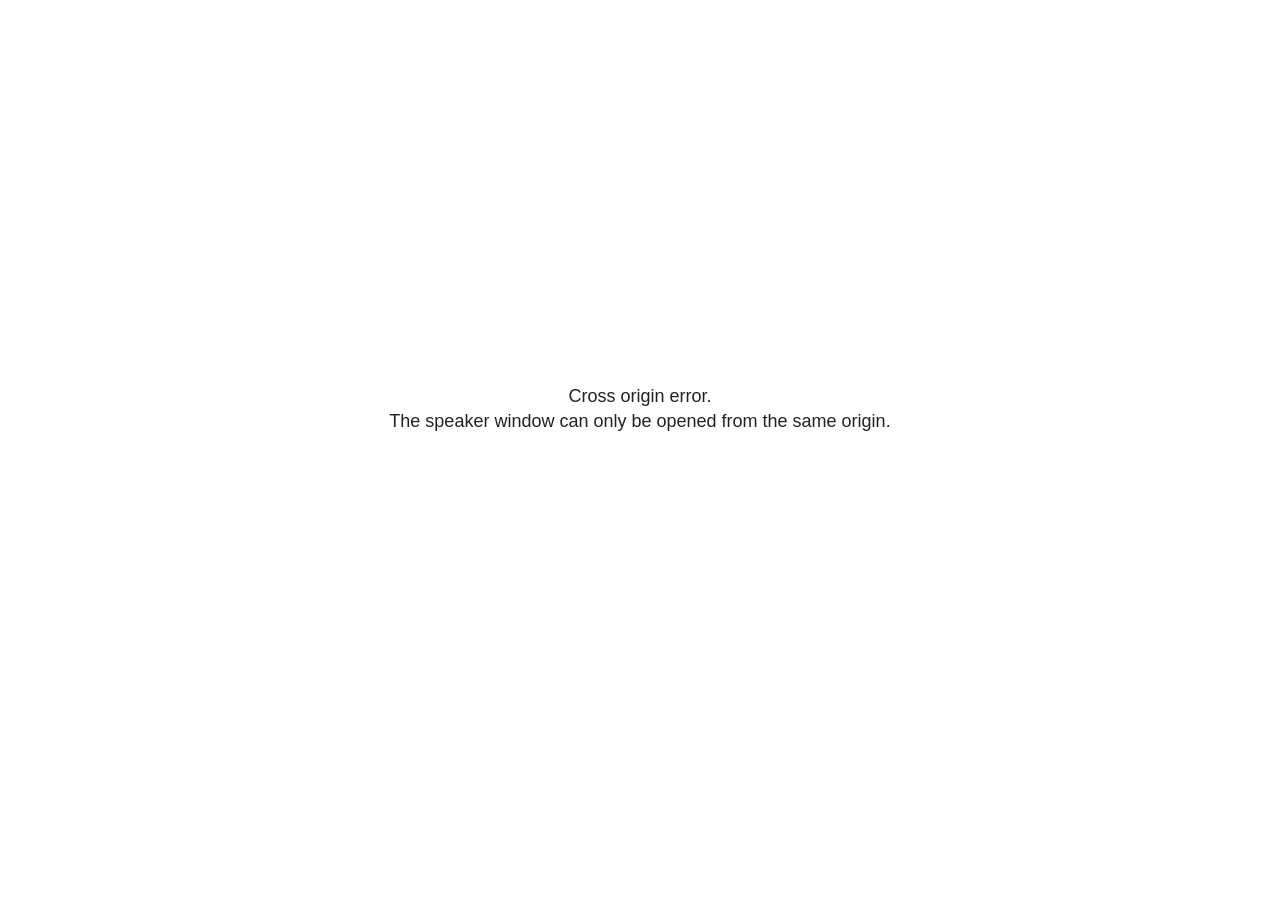
<file: docs/site_libs/revealjs/plugin/notes/speaker-view.html>
<!--
	NOTE: You need to build the notes plugin after making changes to this file.
-->
<html lang="en">
	<head>
		<meta charset="utf-8">

		<title>reveal.js - Speaker View</title>

		<style>
			body {
				font-family: Helvetica;
				font-size: 18px;
			}

			#current-slide,
			#upcoming-slide,
			#speaker-controls {
				padding: 6px;
				box-sizing: border-box;
				-moz-box-sizing: border-box;
			}

			#current-slide iframe,
			#upcoming-slide iframe {
				width: 100%;
				height: 100%;
				border: 1px solid #ddd;
			}

			#current-slide .label,
			#upcoming-slide .label {
				position: absolute;
				top: 10px;
				left: 10px;
				z-index: 2;
			}

			#connection-status {
				position: absolute;
				top: 0;
				left: 0;
				width: 100%;
				height: 100%;
				z-index: 20;
				padding: 30% 20% 20% 20%;
				font-size: 18px;
				color: #222;
				background: #fff;
				text-align: center;
				box-sizing: border-box;
				line-height: 1.4;
			}

			.overlay-element {
				height: 34px;
				line-height: 34px;
				padding: 0 10px;
				text-shadow: none;
				background: rgba( 220, 220, 220, 0.8 );
				color: #222;
				font-size: 14px;
			}

			.overlay-element.interactive:hover {
				background: rgba( 220, 220, 220, 1 );
			}

			#current-slide {
				position: absolute;
				width: 60%;
				height: 100%;
				top: 0;
				left: 0;
				padding-right: 0;
			}

			#upcoming-slide {
				position: absolute;
				width: 40%;
				height: 40%;
				right: 0;
				top: 0;
			}

			/* Speaker controls */
			#speaker-controls {
				position: absolute;
				top: 40%;
				right: 0;
				width: 40%;
				height: 60%;
				overflow: auto;
				font-size: 18px;
			}

				.speaker-controls-time.hidden,
				.speaker-controls-notes.hidden {
					display: none;
				}

				.speaker-controls-time .label,
				.speaker-controls-pace .label,
				.speaker-controls-notes .label {
					text-transform: uppercase;
					font-weight: normal;
					font-size: 0.66em;
					color: #666;
					margin: 0;
				}

				.speaker-controls-time, .speaker-controls-pace {
					border-bottom: 1px solid rgba( 200, 200, 200, 0.5 );
					margin-bottom: 10px;
					padding: 10px 16px;
					padding-bottom: 20px;
					cursor: pointer;
				}

				.speaker-controls-time .reset-button {
					opacity: 0;
					float: right;
					color: #666;
					text-decoration: none;
				}
				.speaker-controls-time:hover .reset-button {
					opacity: 1;
				}

				.speaker-controls-time .timer,
				.speaker-controls-time .clock {
					width: 50%;
				}

				.speaker-controls-time .timer,
				.speaker-controls-time .clock,
				.speaker-controls-time .pacing .hours-value,
				.speaker-controls-time .pacing .minutes-value,
				.speaker-controls-time .pacing .seconds-value {
					font-size: 1.9em;
				}

				.speaker-controls-time .timer {
					float: left;
				}

				.speaker-controls-time .clock {
					float: right;
					text-align: right;
				}

				.speaker-controls-time span.mute {
					opacity: 0.3;
				}

				.speaker-controls-time .pacing-title {
					margin-top: 5px;
				}

				.speaker-controls-time .pacing.ahead {
					color: blue;
				}

				.speaker-controls-time .pacing.on-track {
					color: green;
				}

				.speaker-controls-time .pacing.behind {
					color: red;
				}

				.speaker-controls-notes {
					padding: 10px 16px;
				}

				.speaker-controls-notes .value {
					margin-top: 5px;
					line-height: 1.4;
					font-size: 1.2em;
				}

			/* Layout selector */
			#speaker-layout {
				position: absolute;
				top: 10px;
				right: 10px;
				color: #222;
				z-index: 10;
			}
				#speaker-layout select {
					position: absolute;
					width: 100%;
					height: 100%;
					top: 0;
					left: 0;
					border: 0;
					box-shadow: 0;
					cursor: pointer;
					opacity: 0;

					font-size: 1em;
					background-color: transparent;

					-moz-appearance: none;
					-webkit-appearance: none;
					-webkit-tap-highlight-color: rgba(0, 0, 0, 0);
				}

				#speaker-layout select:focus {
					outline: none;
					box-shadow: none;
				}

			.clear {
				clear: both;
			}

			/* Speaker layout: Wide */
			body[data-speaker-layout="wide"] #current-slide,
			body[data-speaker-layout="wide"] #upcoming-slide {
				width: 50%;
				height: 45%;
				padding: 6px;
			}

			body[data-speaker-layout="wide"] #current-slide {
				top: 0;
				left: 0;
			}

			body[data-speaker-layout="wide"] #upcoming-slide {
				top: 0;
				left: 50%;
			}

			body[data-speaker-layout="wide"] #speaker-controls {
				top: 45%;
				left: 0;
				width: 100%;
				height: 50%;
				font-size: 1.25em;
			}

			/* Speaker layout: Tall */
			body[data-speaker-layout="tall"] #current-slide,
			body[data-speaker-layout="tall"] #upcoming-slide {
				width: 45%;
				height: 50%;
				padding: 6px;
			}

			body[data-speaker-layout="tall"] #current-slide {
				top: 0;
				left: 0;
			}

			body[data-speaker-layout="tall"] #upcoming-slide {
				top: 50%;
				left: 0;
			}

			body[data-speaker-layout="tall"] #speaker-controls {
				padding-top: 40px;
				top: 0;
				left: 45%;
				width: 55%;
				height: 100%;
				font-size: 1.25em;
			}

			/* Speaker layout: Notes only */
			body[data-speaker-layout="notes-only"] #current-slide,
			body[data-speaker-layout="notes-only"] #upcoming-slide {
				display: none;
			}

			body[data-speaker-layout="notes-only"] #speaker-controls {
				padding-top: 40px;
				top: 0;
				left: 0;
				width: 100%;
				height: 100%;
				font-size: 1.25em;
			}

			@media screen and (max-width: 1080px) {
				body[data-speaker-layout="default"] #speaker-controls {
					font-size: 16px;
				}
			}

			@media screen and (max-width: 900px) {
				body[data-speaker-layout="default"] #speaker-controls {
					font-size: 14px;
				}
			}

			@media screen and (max-width: 800px) {
				body[data-speaker-layout="default"] #speaker-controls {
					font-size: 12px;
				}
			}

		</style>
	</head>

	<body>

		<div id="connection-status">Loading speaker view...</div>

		<div id="current-slide"></div>
		<div id="upcoming-slide"><span class="overlay-element label">Upcoming</span></div>
		<div id="speaker-controls">
			<div class="speaker-controls-time">
				<h4 class="label">Time <span class="reset-button">Click to Reset</span></h4>
				<div class="clock">
					<span class="clock-value">0:00 AM</span>
				</div>
				<div class="timer">
					<span class="hours-value">00</span><span class="minutes-value">:00</span><span class="seconds-value">:00</span>
				</div>
				<div class="clear"></div>

				<h4 class="label pacing-title" style="display: none">Pacing – Time to finish current slide</h4>
				<div class="pacing" style="display: none">
					<span class="hours-value">00</span><span class="minutes-value">:00</span><span class="seconds-value">:00</span>
				</div>
			</div>

			<div class="speaker-controls-notes hidden">
				<h4 class="label">Notes</h4>
				<div class="value"></div>
			</div>
		</div>
		<div id="speaker-layout" class="overlay-element interactive">
			<span class="speaker-layout-label"></span>
			<select class="speaker-layout-dropdown"></select>
		</div>

		<script>

			(function() {

				var notes,
					notesValue,
					currentState,
					currentSlide,
					upcomingSlide,
					layoutLabel,
					layoutDropdown,
					pendingCalls = {},
					lastRevealApiCallId = 0,
					connected = false

				var connectionStatus = document.querySelector( '#connection-status' );

				var SPEAKER_LAYOUTS = {
					'default': 'Default',
					'wide': 'Wide',
					'tall': 'Tall',
					'notes-only': 'Notes only'
				};

				setupLayout();

				let openerOrigin;

				try {
					openerOrigin = window.opener.location.origin;
				}
				catch ( error ) { console.warn( error ) }

				// In order to prevent XSS, the speaker view will only run if its
				// opener has the same origin as itself
				if( window.location.origin !== openerOrigin ) {
					connectionStatus.innerHTML = 'Cross origin error.<br>The speaker window can only be opened from the same origin.';
					return;
				}

				var connectionTimeout = setTimeout( function() {
					connectionStatus.innerHTML = 'Error connecting to main window.<br>Please try closing and reopening the speaker view.';
				}, 5000 );

				window.addEventListener( 'message', function( event ) {

					// Validate the origin of all messages to avoid parsing messages
					// that aren't meant for us. Ignore when running off file:// so
					// that the speaker view continues to work without a web server.
					if( window.location.origin !== event.origin && window.location.origin !== 'file://' ) {
						return
					}

					clearTimeout( connectionTimeout );
					connectionStatus.style.display = 'none';

					var data = JSON.parse( event.data );

					// The overview mode is only useful to the reveal.js instance
					// where navigation occurs so we don't sync it
					if( data.state ) delete data.state.overview;

					// Messages sent by the notes plugin inside of the main window
					if( data && data.namespace === 'reveal-notes' ) {
						if( data.type === 'connect' ) {
							handleConnectMessage( data );
						}
						else if( data.type === 'state' ) {
							handleStateMessage( data );
						}
						else if( data.type === 'return' ) {
							pendingCalls[data.callId](data.result);
							delete pendingCalls[data.callId];
						}
					}
					// Messages sent by the reveal.js inside of the current slide preview
					else if( data && data.namespace === 'reveal' ) {
						if( /ready/.test( data.eventName ) ) {
							// Send a message back to notify that the handshake is complete
							window.opener.postMessage( JSON.stringify({ namespace: 'reveal-notes', type: 'connected'} ), '*' );
						}
						else if( /slidechanged|fragmentshown|fragmenthidden|paused|resumed/.test( data.eventName ) && currentState !== JSON.stringify( data.state ) ) {

							dispatchStateToMainWindow( data.state );

						}
					}

				} );

				/**
				 * Updates the presentation in the main window to match the state
				 * of the presentation in the notes window.
				 */
				const dispatchStateToMainWindow = debounce(( state ) => {
					window.opener.postMessage( JSON.stringify({ method: 'setState', args: [ state ]} ), '*' );
				}, 500);

				/**
				 * Asynchronously calls the Reveal.js API of the main frame.
				 */
				function callRevealApi( methodName, methodArguments, callback ) {

					var callId = ++lastRevealApiCallId;
					pendingCalls[callId] = callback;
					window.opener.postMessage( JSON.stringify( {
						namespace: 'reveal-notes',
						type: 'call',
						callId: callId,
						methodName: methodName,
						arguments: methodArguments
					} ), '*' );

				}

				/**
				 * Called when the main window is trying to establish a
				 * connection.
				 */
				function handleConnectMessage( data ) {

					if( connected === false ) {
						connected = true;

						setupIframes( data );
						setupKeyboard();
						setupNotes();
						setupTimer();
						setupHeartbeat();
					}

				}

				/**
				 * Called when the main window sends an updated state.
				 */
				function handleStateMessage( data ) {

					// Store the most recently set state to avoid circular loops
					// applying the same state
					currentState = JSON.stringify( data.state );

					// No need for updating the notes in case of fragment changes
					if ( data.notes ) {
						notes.classList.remove( 'hidden' );
						notesValue.style.whiteSpace = data.whitespace;
						if( data.markdown ) {
							notesValue.innerHTML = marked( data.notes );
						}
						else {
							notesValue.innerHTML = data.notes;
						}
					}
					else {
						notes.classList.add( 'hidden' );
					}

					// Update the note slides
					currentSlide.contentWindow.postMessage( JSON.stringify({ method: 'setState', args: [ data.state ] }), '*' );
					upcomingSlide.contentWindow.postMessage( JSON.stringify({ method: 'setState', args: [ data.state ] }), '*' );
					upcomingSlide.contentWindow.postMessage( JSON.stringify({ method: 'next' }), '*' );

				}

				// Limit to max one state update per X ms
				handleStateMessage = debounce( handleStateMessage, 200 );

				/**
				 * Forward keyboard events to the current slide window.
				 * This enables keyboard events to work even if focus
				 * isn't set on the current slide iframe.
				 *
				 * Block F5 default handling, it reloads and disconnects
				 * the speaker notes window.
				 */
				function setupKeyboard() {

					document.addEventListener( 'keydown', function( event ) {
						if( event.keyCode === 116 || ( event.metaKey && event.keyCode === 82 ) ) {
							event.preventDefault();
							return false;
						}
						currentSlide.contentWindow.postMessage( JSON.stringify({ method: 'triggerKey', args: [ event.keyCode ] }), '*' );
					} );

				}

				/**
				 * Creates the preview iframes.
				 */
				function setupIframes( data ) {

					var params = [
						'receiver',
						'progress=false',
						'history=false',
						'transition=none',
						'autoSlide=0',
						'backgroundTransition=none'
					].join( '&' );

					var urlSeparator = /\?/.test(data.url) ? '&' : '?';
					var hash = '#/' + data.state.indexh + '/' + data.state.indexv;
					var currentURL = data.url + urlSeparator + params + '&scrollActivationWidth=false&postMessageEvents=true' + hash;
					var upcomingURL = data.url + urlSeparator + params + '&scrollActivationWidth=false&controls=false' + hash;

					currentSlide = document.createElement( 'iframe' );
					currentSlide.setAttribute( 'width', 1280 );
					currentSlide.setAttribute( 'height', 1024 );
					currentSlide.setAttribute( 'src', currentURL );
					document.querySelector( '#current-slide' ).appendChild( currentSlide );

					upcomingSlide = document.createElement( 'iframe' );
					upcomingSlide.setAttribute( 'width', 640 );
					upcomingSlide.setAttribute( 'height', 512 );
					upcomingSlide.setAttribute( 'src', upcomingURL );
					document.querySelector( '#upcoming-slide' ).appendChild( upcomingSlide );

				}

				/**
				 * Setup the notes UI.
				 */
				function setupNotes() {

					notes = document.querySelector( '.speaker-controls-notes' );
					notesValue = document.querySelector( '.speaker-controls-notes .value' );

				}

				/**
				 * We send out a heartbeat at all times to ensure we can
				 * reconnect with the main presentation window after reloads.
				 */
				function setupHeartbeat() {

					setInterval( () => {
						window.opener.postMessage( JSON.stringify({ namespace: 'reveal-notes', type: 'heartbeat'} ), '*' );
					}, 1000 );

				}

				function getTimings( callback ) {

					callRevealApi( 'getSlidesAttributes', [], function ( slideAttributes ) {
						callRevealApi( 'getConfig', [], function ( config ) {
							var totalTime = config.totalTime;
							var minTimePerSlide = config.minimumTimePerSlide || 0;
							var defaultTiming = config.defaultTiming;
							if ((defaultTiming == null) && (totalTime == null)) {
								callback(null);
								return;
							}
							// Setting totalTime overrides defaultTiming
							if (totalTime) {
								defaultTiming = 0;
							}
							var timings = [];
							for ( var i in slideAttributes ) {
								var slide = slideAttributes[ i ];
								var timing = defaultTiming;
								if( slide.hasOwnProperty( 'data-timing' )) {
									var t = slide[ 'data-timing' ];
									timing = parseInt(t);
									if( isNaN(timing) ) {
										console.warn("Could not parse timing '" + t + "' of slide " + i + "; using default of " + defaultTiming);
										timing = defaultTiming;
									}
								}
								timings.push(timing);
							}
							if ( totalTime ) {
								// After we've allocated time to individual slides, we summarize it and
								// subtract it from the total time
								var remainingTime = totalTime - timings.reduce( function(a, b) { return a + b; }, 0 );
								// The remaining time is divided by the number of slides that have 0 seconds
								// allocated at the moment, giving the average time-per-slide on the remaining slides
								var remainingSlides = (timings.filter( function(x) { return x == 0 }) ).length
								var timePerSlide = Math.round( remainingTime / remainingSlides, 0 )
								// And now we replace every zero-value timing with that average
								timings = timings.map( function(x) { return (x==0 ? timePerSlide : x) } );
							}
							var slidesUnderMinimum = timings.filter( function(x) { return (x < minTimePerSlide) } ).length
							if ( slidesUnderMinimum ) {
								message = "The pacing time for " + slidesUnderMinimum + " slide(s) is under the configured minimum of " + minTimePerSlide + " seconds. Check the data-timing attribute on individual slides, or consider increasing the totalTime or minimumTimePerSlide configuration options (or removing some slides).";
								alert(message);
							}
							callback( timings );
						} );
					} );

				}

				/**
				 * Return the number of seconds allocated for presenting
				 * all slides up to and including this one.
				 */
				function getTimeAllocated( timings, callback ) {

					callRevealApi( 'getSlidePastCount', [], function ( currentSlide ) {
						var allocated = 0;
						for (var i in timings.slice(0, currentSlide + 1)) {
							allocated += timings[i];
						}
						callback( allocated );
					} );

				}

				/**
				 * Create the timer and clock and start updating them
				 * at an interval.
				 */
				function setupTimer() {

					var start = new Date(),
					timeEl = document.querySelector( '.speaker-controls-time' ),
					clockEl = timeEl.querySelector( '.clock-value' ),
					hoursEl = timeEl.querySelector( '.hours-value' ),
					minutesEl = timeEl.querySelector( '.minutes-value' ),
					secondsEl = timeEl.querySelector( '.seconds-value' ),
					pacingTitleEl = timeEl.querySelector( '.pacing-title' ),
					pacingEl = timeEl.querySelector( '.pacing' ),
					pacingHoursEl = pacingEl.querySelector( '.hours-value' ),
					pacingMinutesEl = pacingEl.querySelector( '.minutes-value' ),
					pacingSecondsEl = pacingEl.querySelector( '.seconds-value' );

					var timings = null;
					getTimings( function ( _timings ) {

						timings = _timings;
						if (_timings !== null) {
							pacingTitleEl.style.removeProperty('display');
							pacingEl.style.removeProperty('display');
						}

						// Update once directly
						_updateTimer();

						// Then update every second
						setInterval( _updateTimer, 1000 );

					} );


					function _resetTimer() {

						if (timings == null) {
							start = new Date();
							_updateTimer();
						}
						else {
							// Reset timer to beginning of current slide
							getTimeAllocated( timings, function ( slideEndTimingSeconds ) {
								var slideEndTiming = slideEndTimingSeconds * 1000;
								callRevealApi( 'getSlidePastCount', [], function ( currentSlide ) {
									var currentSlideTiming = timings[currentSlide] * 1000;
									var previousSlidesTiming = slideEndTiming - currentSlideTiming;
									var now = new Date();
									start = new Date(now.getTime() - previousSlidesTiming);
									_updateTimer();
								} );
							} );
						}

					}

					timeEl.addEventListener( 'click', function() {
						_resetTimer();
						return false;
					} );

					function _displayTime( hrEl, minEl, secEl, time) {

						var sign = Math.sign(time) == -1 ? "-" : "";
						time = Math.abs(Math.round(time / 1000));
						var seconds = time % 60;
						var minutes = Math.floor( time / 60 ) % 60 ;
						var hours = Math.floor( time / ( 60 * 60 )) ;
						hrEl.innerHTML = sign + zeroPadInteger( hours );
						if (hours == 0) {
							hrEl.classList.add( 'mute' );
						}
						else {
							hrEl.classList.remove( 'mute' );
						}
						minEl.innerHTML = ':' + zeroPadInteger( minutes );
						if (hours == 0 && minutes == 0) {
							minEl.classList.add( 'mute' );
						}
						else {
							minEl.classList.remove( 'mute' );
						}
						secEl.innerHTML = ':' + zeroPadInteger( seconds );
					}

					function _updateTimer() {

						var diff, hours, minutes, seconds,
						now = new Date();

						diff = now.getTime() - start.getTime();

						clockEl.innerHTML = now.toLocaleTimeString( 'en-US', { hour12: true, hour: '2-digit', minute:'2-digit' } );
						_displayTime( hoursEl, minutesEl, secondsEl, diff );
						if (timings !== null) {
							_updatePacing(diff);
						}

					}

					function _updatePacing(diff) {

						getTimeAllocated( timings, function ( slideEndTimingSeconds ) {
							var slideEndTiming = slideEndTimingSeconds * 1000;

							callRevealApi( 'getSlidePastCount', [], function ( currentSlide ) {
								var currentSlideTiming = timings[currentSlide] * 1000;
								var timeLeftCurrentSlide = slideEndTiming - diff;
								if (timeLeftCurrentSlide < 0) {
									pacingEl.className = 'pacing behind';
								}
								else if (timeLeftCurrentSlide < currentSlideTiming) {
									pacingEl.className = 'pacing on-track';
								}
								else {
									pacingEl.className = 'pacing ahead';
								}
								_displayTime( pacingHoursEl, pacingMinutesEl, pacingSecondsEl, timeLeftCurrentSlide );
							} );
						} );
					}

				}

				/**
				 * Sets up the speaker view layout and layout selector.
				 */
				function setupLayout() {

					layoutDropdown = document.querySelector( '.speaker-layout-dropdown' );
					layoutLabel = document.querySelector( '.speaker-layout-label' );

					// Render the list of available layouts
					for( var id in SPEAKER_LAYOUTS ) {
						var option = document.createElement( 'option' );
						option.setAttribute( 'value', id );
						option.textContent = SPEAKER_LAYOUTS[ id ];
						layoutDropdown.appendChild( option );
					}

					// Monitor the dropdown for changes
					layoutDropdown.addEventListener( 'change', function( event ) {

						setLayout( layoutDropdown.value );

					}, false );

					// Restore any currently persisted layout
					setLayout( getLayout() );

				}

				/**
				 * Sets a new speaker view layout. The layout is persisted
				 * in local storage.
				 */
				function setLayout( value ) {

					var title = SPEAKER_LAYOUTS[ value ];

					layoutLabel.innerHTML = 'Layout' + ( title ? ( ': ' + title ) : '' );
					layoutDropdown.value = value;

					document.body.setAttribute( 'data-speaker-layout', value );

					// Persist locally
					if( supportsLocalStorage() ) {
						window.localStorage.setItem( 'reveal-speaker-layout', value );
					}

				}

				/**
				 * Returns the ID of the most recently set speaker layout
				 * or our default layout if none has been set.
				 */
				function getLayout() {

					if( supportsLocalStorage() ) {
						var layout = window.localStorage.getItem( 'reveal-speaker-layout' );
						if( layout ) {
							return layout;
						}
					}

					// Default to the first record in the layouts hash
					for( var id in SPEAKER_LAYOUTS ) {
						return id;
					}

				}

				function supportsLocalStorage() {

					try {
						localStorage.setItem('test', 'test');
						localStorage.removeItem('test');
						return true;
					}
					catch( e ) {
						return false;
					}

				}

				function zeroPadInteger( num ) {

					var str = '00' + parseInt( num );
					return str.substring( str.length - 2 );

				}

				/**
				 * Limits the frequency at which a function can be called.
				 */
				function debounce( fn, ms ) {

					var lastTime = 0,
						timeout;

					return function() {

						var args = arguments;
						var context = this;

						clearTimeout( timeout );

						var timeSinceLastCall = Date.now() - lastTime;
						if( timeSinceLastCall > ms ) {
							fn.apply( context, args );
							lastTime = Date.now();
						}
						else {
							timeout = setTimeout( function() {
								fn.apply( context, args );
								lastTime = Date.now();
							}, ms - timeSinceLastCall );
						}

					}

				}

			})();

		</script>
	</body>
</html>
</file>
<file: docs/site_libs/quarto-html/tippy.css>
.tippy-box[data-animation=fade][data-state=hidden]{opacity:0}[data-tippy-root]{max-width:calc(100vw - 10px)}.tippy-box{position:relative;background-color:#333;color:#fff;border-radius:4px;font-size:14px;line-height:1.4;white-space:normal;outline:0;transition-property:transform,visibility,opacity}.tippy-box[data-placement^=top]>.tippy-arrow{bottom:0}.tippy-box[data-placement^=top]>.tippy-arrow:before{bottom:-7px;left:0;border-width:8px 8px 0;border-top-color:initial;transform-origin:center top}.tippy-box[data-placement^=bottom]>.tippy-arrow{top:0}.tippy-box[data-placement^=bottom]>.tippy-arrow:before{top:-7px;left:0;border-width:0 8px 8px;border-bottom-color:initial;transform-origin:center bottom}.tippy-box[data-placement^=left]>.tippy-arrow{right:0}.tippy-box[data-placement^=left]>.tippy-arrow:before{border-width:8px 0 8px 8px;border-left-color:initial;right:-7px;transform-origin:center left}.tippy-box[data-placement^=right]>.tippy-arrow{left:0}.tippy-box[data-placement^=right]>.tippy-arrow:before{left:-7px;border-width:8px 8px 8px 0;border-right-color:initial;transform-origin:center right}.tippy-box[data-inertia][data-state=visible]{transition-timing-function:cubic-bezier(.54,1.5,.38,1.11)}.tippy-arrow{width:16px;height:16px;color:#333}.tippy-arrow:before{content:"";position:absolute;border-color:transparent;border-style:solid}.tippy-content{position:relative;padding:5px 9px;z-index:1}
</file>
<file: docs/site_libs/quarto-html/quarto-syntax-highlighting-ed96de9b727972fe78a7b5d16c58bf87.css>
/* quarto syntax highlight colors */
:root {
  --quarto-hl-ot-color: #003B4F;
  --quarto-hl-at-color: #657422;
  --quarto-hl-ss-color: #20794D;
  --quarto-hl-an-color: #5E5E5E;
  --quarto-hl-fu-color: #4758AB;
  --quarto-hl-st-color: #20794D;
  --quarto-hl-cf-color: #003B4F;
  --quarto-hl-op-color: #5E5E5E;
  --quarto-hl-er-color: #AD0000;
  --quarto-hl-bn-color: #AD0000;
  --quarto-hl-al-color: #AD0000;
  --quarto-hl-va-color: #111111;
  --quarto-hl-bu-color: inherit;
  --quarto-hl-ex-color: inherit;
  --quarto-hl-pp-color: #AD0000;
  --quarto-hl-in-color: #5E5E5E;
  --quarto-hl-vs-color: #20794D;
  --quarto-hl-wa-color: #5E5E5E;
  --quarto-hl-do-color: #5E5E5E;
  --quarto-hl-im-color: #00769E;
  --quarto-hl-ch-color: #20794D;
  --quarto-hl-dt-color: #AD0000;
  --quarto-hl-fl-color: #AD0000;
  --quarto-hl-co-color: #5E5E5E;
  --quarto-hl-cv-color: #5E5E5E;
  --quarto-hl-cn-color: #8f5902;
  --quarto-hl-sc-color: #5E5E5E;
  --quarto-hl-dv-color: #AD0000;
  --quarto-hl-kw-color: #003B4F;
}

/* other quarto variables */
:root {
  --quarto-font-monospace: SFMono-Regular, Menlo, Monaco, Consolas, "Liberation Mono", "Courier New", monospace;
}

/* syntax highlight based on Pandoc's rules */
pre > code.sourceCode > span {
  color: #003B4F;
}

code.sourceCode > span {
  color: #003B4F;
}

div.sourceCode,
div.sourceCode pre.sourceCode {
  color: #003B4F;
}

/* Normal */
code span {
  color: #003B4F;
}

/* Alert */
code span.al {
  color: #AD0000;
  font-style: inherit;
}

/* Annotation */
code span.an {
  color: #5E5E5E;
  font-style: inherit;
}

/* Attribute */
code span.at {
  color: #657422;
  font-style: inherit;
}

/* BaseN */
code span.bn {
  color: #AD0000;
  font-style: inherit;
}

/* BuiltIn */
code span.bu {
  font-style: inherit;
}

/* ControlFlow */
code span.cf {
  color: #003B4F;
  font-weight: bold;
  font-style: inherit;
}

/* Char */
code span.ch {
  color: #20794D;
  font-style: inherit;
}

/* Constant */
code span.cn {
  color: #8f5902;
  font-style: inherit;
}

/* Comment */
code span.co {
  color: #5E5E5E;
  font-style: inherit;
}

/* CommentVar */
code span.cv {
  color: #5E5E5E;
  font-style: italic;
}

/* Documentation */
code span.do {
  color: #5E5E5E;
  font-style: italic;
}

/* DataType */
code span.dt {
  color: #AD0000;
  font-style: inherit;
}

/* DecVal */
code span.dv {
  color: #AD0000;
  font-style: inherit;
}

/* Error */
code span.er {
  color: #AD0000;
  font-style: inherit;
}

/* Extension */
code span.ex {
  font-style: inherit;
}

/* Float */
code span.fl {
  color: #AD0000;
  font-style: inherit;
}

/* Function */
code span.fu {
  color: #4758AB;
  font-style: inherit;
}

/* Import */
code span.im {
  color: #00769E;
  font-style: inherit;
}

/* Information */
code span.in {
  color: #5E5E5E;
  font-style: inherit;
}

/* Keyword */
code span.kw {
  color: #003B4F;
  font-weight: bold;
  font-style: inherit;
}

/* Operator */
code span.op {
  color: #5E5E5E;
  font-style: inherit;
}

/* Other */
code span.ot {
  color: #003B4F;
  font-style: inherit;
}

/* Preprocessor */
code span.pp {
  color: #AD0000;
  font-style: inherit;
}

/* SpecialChar */
code span.sc {
  color: #5E5E5E;
  font-style: inherit;
}

/* SpecialString */
code span.ss {
  color: #20794D;
  font-style: inherit;
}

/* String */
code span.st {
  color: #20794D;
  font-style: inherit;
}

/* Variable */
code span.va {
  color: #111111;
  font-style: inherit;
}

/* VerbatimString */
code span.vs {
  color: #20794D;
  font-style: inherit;
}

/* Warning */
code span.wa {
  color: #5E5E5E;
  font-style: italic;
}

.prevent-inlining {
  content: "</";
}

/*# sourceMappingURL=0920dd6d7437995b8cdf7429764427b1.css.map */
</file>
<file: docs/lectures/slides.css>
/* --- Typography (from beamerthemeImperial.sty) --- */
/* Uses Imperial Sans Text if installed; otherwise falls back to a close sans stack */
.reveal {
  font-family: "Imperial Sans Text", "Inter", "Helvetica Neue", Helvetica, Arial, sans-serif;
  font-size: 28px;
  color: #000000;
}

/* Monospace (the Imperial theme uses the same family for \texttt, but code is
   far more readable in a real mono font, so we keep a proper monospace here) */
.reveal code, .reveal pre {
  font-family: "SFMono-Regular", Menlo, Consolas, "Liberation Mono", monospace;
}

/* --- Slide margins (16:9 → 4.18 mm ≈ 0.26% of 1600 px) --- */
.reveal .slides > section,
.reveal .slides > section > section {
  padding-left: 0.26%;
  padding-right: 0.26%;
}

/* --- Paragraph spacing (10 pt between paragraphs) --- */
.reveal p {
  margin-bottom: 10pt;
}

/* --- Title slide --- */
.reveal .slides section:first-of-type h1 {
  color: #003A8F;
  font-weight: 700;
}

.reveal .slides section:first-of-type h2 {
  color: #6A7FDB;
  font-weight: 400;
}

/* --- Slide titles --- */
.reveal h2 {
  color: #003A8F;
  font-weight: 700;
  margin-bottom: 0.6em;
}

/* --- Bullet points --- */
.reveal ul {
  list-style-type: disc;
  margin-left: 1.2em;
}

.reveal li {
  margin-bottom: 0.4em;
}

/* --- Emphasis (bold bullets) --- */
.reveal strong {
  font-weight: 700;
}

/* --- Footer --- */
.reveal .slide-number {
  color: #003A8F;
  font-size: 14px;
}

.reveal .footer {
  position: absolute;
  bottom: 15px;
  left: 30px;
  font-size: 14px;
  color: #003A8F;
}
</file>
<file: docs/site_libs/quarto-html/light-border.css>
.tippy-box[data-theme~=light-border]{background-color:#fff;background-clip:padding-box;border:1px solid rgba(0,8,16,.15);color:#333;box-shadow:0 4px 14px -2px rgba(0,8,16,.08)}.tippy-box[data-theme~=light-border]>.tippy-backdrop{background-color:#fff}.tippy-box[data-theme~=light-border]>.tippy-arrow:after,.tippy-box[data-theme~=light-border]>.tippy-svg-arrow:after{content:"";position:absolute;z-index:-1}.tippy-box[data-theme~=light-border]>.tippy-arrow:after{border-color:transparent;border-style:solid}.tippy-box[data-theme~=light-border][data-placement^=top]>.tippy-arrow:before{border-top-color:#fff}.tippy-box[data-theme~=light-border][data-placement^=top]>.tippy-arrow:after{border-top-color:rgba(0,8,16,.2);border-width:7px 7px 0;top:17px;left:1px}.tippy-box[data-theme~=light-border][data-placement^=top]>.tippy-svg-arrow>svg{top:16px}.tippy-box[data-theme~=light-border][data-placement^=top]>.tippy-svg-arrow:after{top:17px}.tippy-box[data-theme~=light-border][data-placement^=bottom]>.tippy-arrow:before{border-bottom-color:#fff;bottom:16px}.tippy-box[data-theme~=light-border][data-placement^=bottom]>.tippy-arrow:after{border-bottom-color:rgba(0,8,16,.2);border-width:0 7px 7px;bottom:17px;left:1px}.tippy-box[data-theme~=light-border][data-placement^=bottom]>.tippy-svg-arrow>svg{bottom:16px}.tippy-box[data-theme~=light-border][data-placement^=bottom]>.tippy-svg-arrow:after{bottom:17px}.tippy-box[data-theme~=light-border][data-placement^=left]>.tippy-arrow:before{border-left-color:#fff}.tippy-box[data-theme~=light-border][data-placement^=left]>.tippy-arrow:after{border-left-color:rgba(0,8,16,.2);border-width:7px 0 7px 7px;left:17px;top:1px}.tippy-box[data-theme~=light-border][data-placement^=left]>.tippy-svg-arrow>svg{left:11px}.tippy-box[data-theme~=light-border][data-placement^=left]>.tippy-svg-arrow:after{left:12px}.tippy-box[data-theme~=light-border][data-placement^=right]>.tippy-arrow:before{border-right-color:#fff;right:16px}.tippy-box[data-theme~=light-border][data-placement^=right]>.tippy-arrow:after{border-width:7px 7px 7px 0;right:17px;top:1px;border-right-color:rgba(0,8,16,.2)}.tippy-box[data-theme~=light-border][data-placement^=right]>.tippy-svg-arrow>svg{right:11px}.tippy-box[data-theme~=light-border][data-placement^=right]>.tippy-svg-arrow:after{right:12px}.tippy-box[data-theme~=light-border]>.tippy-svg-arrow{fill:#fff}.tippy-box[data-theme~=light-border]>.tippy-svg-arrow:after{background-image:url([data-uri]);background-size:16px 6px;width:16px;height:6px}
</file>
<file: docs/site_libs/revealjs/dist/theme/quarto-0fde88a82f0356838740f155f1088782.css>
@import"https://fonts.googleapis.com/css?family=News+Cycle:400,700";@import"https://fonts.googleapis.com/css?family=Lato:400,700,400italic,700italic";@import"./fonts/source-sans-pro/source-sans-pro.css";:root{--r-background-color: #fff;--r-main-font: Lato, sans-serif;--r-main-font-size: 40px;--r-main-color: #000;--r-block-margin: 12px;--r-heading-margin: 0 0 12px 0;--r-heading-font: News Cycle, sans-serif;--r-heading-color: #000;--r-heading-line-height: 1.2;--r-heading-letter-spacing: normal;--r-heading-text-transform: none;--r-heading-text-shadow: none;--r-heading-font-weight: 600;--r-heading1-text-shadow: none;--r-heading1-size: 2.5em;--r-heading2-size: 1.6em;--r-heading3-size: 1.3em;--r-heading4-size: 1em;--r-code-font: SFMono-Regular, Menlo, Monaco, Consolas, Liberation Mono, Courier New, monospace;--r-link-color: #00008b;--r-link-color-dark: rgb(0, 0, 62.5);--r-link-color-hover: #0000be;--r-selection-background-color: rgba(0, 0, 0, 0.99);--r-selection-color: #fff;--r-overlay-element-bg-color: 0, 0, 0;--r-overlay-element-fg-color: 240, 240, 240}.reveal-viewport{background:#fff;background-color:var(--r-background-color)}.reveal{font-family:var(--r-main-font);font-size:var(--r-main-font-size);font-weight:normal;color:var(--r-main-color)}.reveal ::selection{color:var(--r-selection-color);background:var(--r-selection-background-color);text-shadow:none}.reveal ::-moz-selection{color:var(--r-selection-color);background:var(--r-selection-background-color);text-shadow:none}.reveal .slides section,.reveal .slides section>section{line-height:1.3;font-weight:inherit}.reveal h1,.reveal h2,.reveal h3,.reveal h4,.reveal h5,.reveal h6{margin:var(--r-heading-margin);color:var(--r-heading-color);font-family:var(--r-heading-font);font-weight:var(--r-heading-font-weight);line-height:var(--r-heading-line-height);letter-spacing:var(--r-heading-letter-spacing);text-transform:var(--r-heading-text-transform);text-shadow:var(--r-heading-text-shadow);word-wrap:break-word}.reveal h1{font-size:var(--r-heading1-size)}.reveal h2{font-size:var(--r-heading2-size)}.reveal h3{font-size:var(--r-heading3-size)}.reveal h4{font-size:var(--r-heading4-size)}.reveal h1{text-shadow:var(--r-heading1-text-shadow)}.reveal p{margin:var(--r-block-margin) 0;line-height:1.3}.reveal h1:last-child,.reveal h2:last-child,.reveal h3:last-child,.reveal h4:last-child,.reveal h5:last-child,.reveal h6:last-child{margin-bottom:0}.reveal img,.reveal video,.reveal iframe{max-width:95%;max-height:95%}.reveal strong,.reveal b{font-weight:bold}.reveal em{font-style:italic}.reveal ol,.reveal dl,.reveal ul{display:inline-block;text-align:left;margin:0 0 0 1em}.reveal ol{list-style-type:decimal}.reveal ul{list-style-type:disc}.reveal ul ul{list-style-type:square}.reveal ul ul ul{list-style-type:circle}.reveal ul ul,.reveal ul ol,.reveal ol ol,.reveal ol ul{display:block;margin-left:40px}.reveal dt{font-weight:bold}.reveal dd{margin-left:40px}.reveal blockquote{display:block;position:relative;width:70%;margin:var(--r-block-margin) auto;padding:5px;font-style:italic;background:hsla(0,0%,100%,.05);box-shadow:0px 0px 2px rgba(0,0,0,.2)}.reveal blockquote p:first-child,.reveal blockquote p:last-child{display:inline-block}.reveal q{font-style:italic}.reveal pre{display:block;position:relative;width:90%;margin:var(--r-block-margin) auto;text-align:left;font-size:.55em;font-family:var(--r-code-font);line-height:1.2em;word-wrap:break-word;box-shadow:0px 5px 15px rgba(0,0,0,.15)}.reveal code{font-family:var(--r-code-font);text-transform:none;tab-size:2}.reveal pre code{display:block;padding:5px;overflow:auto;max-height:400px;word-wrap:normal}.reveal .code-wrapper{white-space:normal}.reveal .code-wrapper code{white-space:pre}.reveal table{margin:auto;border-collapse:collapse;border-spacing:0}.reveal table th{font-weight:bold}.reveal table th,.reveal table td{text-align:left;padding:.2em .5em .2em .5em;border-bottom:1px solid}.reveal table th[align=center],.reveal table td[align=center]{text-align:center}.reveal table th[align=right],.reveal table td[align=right]{text-align:right}.reveal table tbody tr:last-child th,.reveal table tbody tr:last-child td{border-bottom:none}.reveal sup{vertical-align:super;font-size:smaller}.reveal sub{vertical-align:sub;font-size:smaller}.reveal small{display:inline-block;font-size:.6em;line-height:1.2em;vertical-align:top}.reveal small *{vertical-align:top}.reveal img{margin:var(--r-block-margin) 0}.reveal a{color:var(--r-link-color);text-decoration:none;transition:color .15s ease}.reveal a:hover{color:var(--r-link-color-hover);text-shadow:none;border:none}.reveal .roll span:after{color:#fff;background:var(--r-link-color-dark)}.reveal .r-frame{border:4px solid var(--r-main-color);box-shadow:0 0 10px rgba(0,0,0,.15)}.reveal a .r-frame{transition:all .15s linear}.reveal a:hover .r-frame{border-color:var(--r-link-color);box-shadow:0 0 20px rgba(0,0,0,.55)}.reveal .controls{color:var(--r-link-color)}.reveal .progress{background:rgba(0,0,0,.2);color:var(--r-link-color)}@media print{.backgrounds{background-color:var(--r-background-color)}}.top-right{position:absolute;top:1em;right:1em}.visually-hidden{border:0;clip:rect(0 0 0 0);height:auto;margin:0;overflow:hidden;padding:0;position:absolute;width:1px;white-space:nowrap}.hidden{display:none !important}.zindex-bottom{z-index:-1 !important}figure.figure{display:block}.quarto-layout-panel{margin-bottom:1em}.quarto-layout-panel>figure{width:100%}.quarto-layout-panel>figure>figcaption,.quarto-layout-panel>.panel-caption{margin-top:10pt}.quarto-layout-panel>.table-caption{margin-top:0px}.table-caption p{margin-bottom:.5em}.quarto-layout-row{display:flex;flex-direction:row;align-items:flex-start}.quarto-layout-valign-top{align-items:flex-start}.quarto-layout-valign-bottom{align-items:flex-end}.quarto-layout-valign-center{align-items:center}.quarto-layout-cell{position:relative;margin-right:20px}.quarto-layout-cell:last-child{margin-right:0}.quarto-layout-cell figure,.quarto-layout-cell>p{margin:.2em}.quarto-layout-cell img{max-width:100%}.quarto-layout-cell .html-widget{width:100% !important}.quarto-layout-cell div figure p{margin:0}.quarto-layout-cell figure{display:block;margin-inline-start:0;margin-inline-end:0}.quarto-layout-cell table{display:inline-table}.quarto-layout-cell-subref figcaption,figure .quarto-layout-row figure figcaption{text-align:center;font-style:italic}.quarto-figure{position:relative;margin-bottom:1em}.quarto-figure>figure{width:100%;margin-bottom:0}.quarto-figure-left>figure>p,.quarto-figure-left>figure>div{text-align:left}.quarto-figure-center>figure>p,.quarto-figure-center>figure>div{text-align:center}.quarto-figure-right>figure>p,.quarto-figure-right>figure>div{text-align:right}.quarto-figure>figure>div.cell-annotation,.quarto-figure>figure>div code{text-align:left}figure>p:empty{display:none}figure>p:first-child{margin-top:0;margin-bottom:0}figure>figcaption.quarto-float-caption-bottom{margin-bottom:.5em}figure>figcaption.quarto-float-caption-top{margin-top:.5em}div[id^=tbl-]{position:relative}.quarto-figure>.anchorjs-link{position:absolute;top:.6em;right:.5em}div[id^=tbl-]>.anchorjs-link{position:absolute;top:.7em;right:.3em}.quarto-figure:hover>.anchorjs-link,div[id^=tbl-]:hover>.anchorjs-link,h2:hover>.anchorjs-link,h3:hover>.anchorjs-link,h4:hover>.anchorjs-link,h5:hover>.anchorjs-link,h6:hover>.anchorjs-link,.reveal-anchorjs-link>.anchorjs-link{opacity:1}#title-block-header{margin-block-end:1rem;position:relative;margin-top:-1px}#title-block-header .abstract{margin-block-start:1rem}#title-block-header .abstract .abstract-title{font-weight:600}#title-block-header a{text-decoration:none}#title-block-header .author,#title-block-header .date,#title-block-header .doi{margin-block-end:.2rem}#title-block-header .quarto-title-block>div{display:flex}#title-block-header .quarto-title-block>div>h1{flex-grow:1}#title-block-header .quarto-title-block>div>button{flex-shrink:0;height:2.25rem;margin-top:0}tr.header>th>p:last-of-type{margin-bottom:0px}table,table.table{margin-top:.5rem;margin-bottom:.5rem}caption,.table-caption{padding-top:.5rem;padding-bottom:.5rem;text-align:center}figure.quarto-float-tbl figcaption.quarto-float-caption-top{margin-top:.5rem;margin-bottom:.25rem;text-align:center}figure.quarto-float-tbl figcaption.quarto-float-caption-bottom{padding-top:.25rem;margin-bottom:.5rem;text-align:center}.utterances{max-width:none;margin-left:-8px}iframe{margin-bottom:1em}details{margin-bottom:1em}details[show]{margin-bottom:0}details>summary{color:hsl(0,0%,30%)}details>summary>p:only-child{display:inline}div.code-copy-outer-scaffold{position:relative}dd code:not(.sourceCode),p code:not(.sourceCode){white-space:pre-wrap}code{white-space:pre}@media print{code{white-space:pre-wrap}}pre>code{display:block}pre>code.sourceCode{white-space:pre}pre>code.sourceCode>span>a:first-child::before{text-decoration:none}pre.code-overflow-wrap>code.sourceCode{white-space:pre-wrap}pre.code-overflow-scroll>code.sourceCode{white-space:pre}code a:any-link{color:inherit;text-decoration:none}code a:hover{color:inherit;text-decoration:underline}ul.task-list{padding-left:1em}[data-tippy-root]{display:inline-block}.tippy-content .footnote-back{display:none}.footnote-back{margin-left:.2em}.tippy-content{overflow-x:auto}.quarto-embedded-source-code{display:none}.quarto-unresolved-ref{font-weight:600}.quarto-cover-image{max-width:35%;float:right;margin-left:30px}.cell-output-display .widget-subarea{margin-bottom:1em}.cell-output-display:not(.no-overflow-x),.knitsql-table:not(.no-overflow-x){overflow-x:auto}.panel-input{margin-bottom:1em}.panel-input>div,.panel-input>div>div{display:inline-block;vertical-align:top;padding-right:12px}.panel-input>p:last-child{margin-bottom:0}.layout-sidebar{margin-bottom:1em}.layout-sidebar .tab-content{border:none}.tab-content>.page-columns.active{display:grid}div.sourceCode>iframe{width:100%;height:300px;margin-bottom:-0.5em}a{text-underline-offset:3px}.callout pre.sourceCode{padding-left:0}div.ansi-escaped-output{font-family:monospace;display:block}/*!
*
* ansi colors from IPython notebook's
*
* we also add `bright-[color]-` synonyms for the `-[color]-intense` classes since
* that seems to be what ansi_up emits
*
*/.ansi-black-fg{color:#3e424d}.ansi-black-bg{background-color:#3e424d}.ansi-black-intense-black,.ansi-bright-black-fg{color:#282c36}.ansi-black-intense-black,.ansi-bright-black-bg{background-color:#282c36}.ansi-red-fg{color:#e75c58}.ansi-red-bg{background-color:#e75c58}.ansi-red-intense-red,.ansi-bright-red-fg{color:#b22b31}.ansi-red-intense-red,.ansi-bright-red-bg{background-color:#b22b31}.ansi-green-fg{color:#00a250}.ansi-green-bg{background-color:#00a250}.ansi-green-intense-green,.ansi-bright-green-fg{color:#007427}.ansi-green-intense-green,.ansi-bright-green-bg{background-color:#007427}.ansi-yellow-fg{color:#ddb62b}.ansi-yellow-bg{background-color:#ddb62b}.ansi-yellow-intense-yellow,.ansi-bright-yellow-fg{color:#b27d12}.ansi-yellow-intense-yellow,.ansi-bright-yellow-bg{background-color:#b27d12}.ansi-blue-fg{color:#208ffb}.ansi-blue-bg{background-color:#208ffb}.ansi-blue-intense-blue,.ansi-bright-blue-fg{color:#0065ca}.ansi-blue-intense-blue,.ansi-bright-blue-bg{background-color:#0065ca}.ansi-magenta-fg{color:#d160c4}.ansi-magenta-bg{background-color:#d160c4}.ansi-magenta-intense-magenta,.ansi-bright-magenta-fg{color:#a03196}.ansi-magenta-intense-magenta,.ansi-bright-magenta-bg{background-color:#a03196}.ansi-cyan-fg{color:#60c6c8}.ansi-cyan-bg{background-color:#60c6c8}.ansi-cyan-intense-cyan,.ansi-bright-cyan-fg{color:#258f8f}.ansi-cyan-intense-cyan,.ansi-bright-cyan-bg{background-color:#258f8f}.ansi-white-fg{color:#c5c1b4}.ansi-white-bg{background-color:#c5c1b4}.ansi-white-intense-white,.ansi-bright-white-fg{color:#a1a6b2}.ansi-white-intense-white,.ansi-bright-white-bg{background-color:#a1a6b2}.ansi-default-inverse-fg{color:#fff}.ansi-default-inverse-bg{background-color:#000}.ansi-bold{font-weight:bold}.ansi-underline{text-decoration:underline}:root{--quarto-body-bg: #fff;--quarto-body-color: #000;--quarto-text-muted: rgb(76.5, 76.5, 76.5);--quarto-border-color: #999999;--quarto-border-width: 1px;--quarto-border-radius: 4px}table.gt_table{color:var(--quarto-body-color);font-size:1em;width:100%;background-color:rgba(0,0,0,0);border-top-width:inherit;border-bottom-width:inherit;border-color:var(--quarto-border-color)}table.gt_table th.gt_column_spanner_outer{color:var(--quarto-body-color);background-color:rgba(0,0,0,0);border-top-width:inherit;border-bottom-width:inherit;border-color:var(--quarto-border-color)}table.gt_table th.gt_col_heading{color:var(--quarto-body-color);font-weight:bold;background-color:rgba(0,0,0,0)}table.gt_table thead.gt_col_headings{border-bottom:1px solid currentColor;border-top-width:inherit;border-top-color:var(--quarto-border-color)}table.gt_table thead.gt_col_headings:not(:first-child){border-top-width:1px;border-top-color:var(--quarto-border-color)}table.gt_table td.gt_row{border-bottom-width:1px;border-bottom-color:var(--quarto-border-color);border-top-width:0px}table.gt_table tbody.gt_table_body{border-top-width:1px;border-bottom-width:1px;border-bottom-color:var(--quarto-border-color);border-top-color:currentColor}div.columns{display:initial;gap:initial}div.column{display:inline-block;overflow-x:initial;vertical-align:top;width:50%}.code-annotation-tip-content{word-wrap:break-word}.code-annotation-container-hidden{display:none !important}dl.code-annotation-container-grid{display:grid;grid-template-columns:min-content auto}dl.code-annotation-container-grid dt{grid-column:1}dl.code-annotation-container-grid dd{grid-column:2}pre.sourceCode.code-annotation-code{padding-right:0}code.sourceCode .code-annotation-anchor{z-index:100;position:relative;float:right;background-color:rgba(0,0,0,0)}input[type=checkbox]{margin-right:.5ch}:root{--mermaid-bg-color: #fff;--mermaid-edge-color: #999;--mermaid-node-fg-color: #000;--mermaid-fg-color: #000;--mermaid-fg-color--lighter: rgb(25.5, 25.5, 25.5);--mermaid-fg-color--lightest: #333333;--mermaid-font-family: Lato, sans-serif;--mermaid-label-bg-color: #fff;--mermaid-label-fg-color: #2a76dd;--mermaid-node-bg-color: rgba(42, 118, 221, 0.1);--mermaid-node-fg-color: #000}@media print{:root{font-size:11pt}#quarto-sidebar,#TOC,.nav-page{display:none}.page-columns .content{grid-column-start:page-start}.fixed-top{position:relative}.panel-caption,.figure-caption,figcaption{color:#666}}.code-copy-button{position:absolute;top:0;right:0;border:0;margin-top:5px;margin-right:5px;background-color:rgba(0,0,0,0);z-index:3}.code-copy-button-tooltip{font-size:.75em}div.code-copy-outer-scaffold:hover>.code-copy-button>.bi::before{display:inline-block;height:1rem;width:1rem;content:"";vertical-align:-0.125em;background-image:url('data:image/svg+xml,<svg xmlns="http://www.w3.org/2000/svg" width="16" height="16" fill="rgb(77, 77, 77)" viewBox="0 0 16 16"><path d="M4 1.5H3a2 2 0 0 0-2 2V14a2 2 0 0 0 2 2h10a2 2 0 0 0 2-2V3.5a2 2 0 0 0-2-2h-1v1h1a1 1 0 0 1 1 1V14a1 1 0 0 1-1 1H3a1 1 0 0 1-1-1V3.5a1 1 0 0 1 1-1h1v-1z"/><path d="M9.5 1a.5.5 0 0 1 .5.5v1a.5.5 0 0 1-.5.5h-3a.5.5 0 0 1-.5-.5v-1a.5.5 0 0 1 .5-.5h3zm-3-1A1.5 1.5 0 0 0 5 1.5v1A1.5 1.5 0 0 0 6.5 4h3A1.5 1.5 0 0 0 11 2.5v-1A1.5 1.5 0 0 0 9.5 0h-3z"/></svg>');background-repeat:no-repeat;background-size:1rem 1rem}div.code-copy-outer-scaffold:hover>.code-copy-button-checked>.bi::before{background-image:url('data:image/svg+xml,<svg xmlns="http://www.w3.org/2000/svg" width="16" height="16" fill="rgb(77, 77, 77)" viewBox="0 0 16 16"><path d="M13.854 3.646a.5.5 0 0 1 0 .708l-7 7a.5.5 0 0 1-.708 0l-3.5-3.5a.5.5 0 1 1 .708-.708L6.5 10.293l6.646-6.647a.5.5 0 0 1 .708 0z"/></svg>')}div.code-copy-outer-scaffold:hover>.code-copy-button:hover>.bi::before{background-image:url('data:image/svg+xml,<svg xmlns="http://www.w3.org/2000/svg" width="16" height="16" fill="rgb(0, 0, 139)" viewBox="0 0 16 16"><path d="M4 1.5H3a2 2 0 0 0-2 2V14a2 2 0 0 0 2 2h10a2 2 0 0 0 2-2V3.5a2 2 0 0 0-2-2h-1v1h1a1 1 0 0 1 1 1V14a1 1 0 0 1-1 1H3a1 1 0 0 1-1-1V3.5a1 1 0 0 1 1-1h1v-1z"/><path d="M9.5 1a.5.5 0 0 1 .5.5v1a.5.5 0 0 1-.5.5h-3a.5.5 0 0 1-.5-.5v-1a.5.5 0 0 1 .5-.5h3zm-3-1A1.5 1.5 0 0 0 5 1.5v1A1.5 1.5 0 0 0 6.5 4h3A1.5 1.5 0 0 0 11 2.5v-1A1.5 1.5 0 0 0 9.5 0h-3z"/></svg>')}div.code-copy-outer-scaffold:hover>.code-copy-button-checked:hover>.bi::before{background-image:url('data:image/svg+xml,<svg xmlns="http://www.w3.org/2000/svg" width="16" height="16" fill="rgb(0, 0, 139)"  viewBox="0 0 16 16"><path d="M13.854 3.646a.5.5 0 0 1 0 .708l-7 7a.5.5 0 0 1-.708 0l-3.5-3.5a.5.5 0 1 1 .708-.708L6.5 10.293l6.646-6.647a.5.5 0 0 1 .708 0z"/></svg>')}.panel-tabset [role=tablist]{border-bottom:1px solid #999;list-style:none;margin:0;padding:0;width:100%}.panel-tabset [role=tablist] *{-webkit-box-sizing:border-box;box-sizing:border-box}@media(min-width: 30em){.panel-tabset [role=tablist] li{display:inline-block}}.panel-tabset [role=tab]{border:1px solid rgba(0,0,0,0);border-top-color:#999;display:block;padding:.5em 1em;text-decoration:none}@media(min-width: 30em){.panel-tabset [role=tab]{border-top-color:rgba(0,0,0,0);display:inline-block;margin-bottom:-1px}}.panel-tabset [role=tab][aria-selected=true]{background-color:#999}@media(min-width: 30em){.panel-tabset [role=tab][aria-selected=true]{background-color:rgba(0,0,0,0);border:1px solid #999;border-bottom-color:#fff}}@media(min-width: 30em){.panel-tabset [role=tab]:hover:not([aria-selected=true]){border:1px solid #999}}.code-with-filename .code-with-filename-file{margin-bottom:0;padding-bottom:2px;padding-top:2px;padding-left:.7em;border:var(--quarto-border-width) solid var(--quarto-border-color);border-radius:var(--quarto-border-radius);border-bottom:0;border-bottom-left-radius:0%;border-bottom-right-radius:0%}.code-with-filename div.sourceCode,.reveal .code-with-filename div.sourceCode{margin-top:0;border-top-left-radius:0%;border-top-right-radius:0%}.code-with-filename .code-with-filename-file pre{margin-bottom:0}.code-with-filename .code-with-filename-file{background-color:rgba(219,219,219,.8)}.quarto-dark .code-with-filename .code-with-filename-file{background-color:#555}.code-with-filename .code-with-filename-file strong{font-weight:400}.reveal.center .slide aside,.reveal.center .slide div.aside{position:initial}section.has-light-background,section.has-light-background h1,section.has-light-background h2,section.has-light-background h3,section.has-light-background h4,section.has-light-background h5,section.has-light-background h6{color:#222}section.has-light-background a,section.has-light-background a:hover{color:#2a76dd}section.has-light-background code{color:#4758ab}section.has-dark-background,section.has-dark-background h1,section.has-dark-background h2,section.has-dark-background h3,section.has-dark-background h4,section.has-dark-background h5,section.has-dark-background h6{color:#fff}section.has-dark-background a,section.has-dark-background a:hover{color:#42affa}section.has-dark-background code{color:#ffa07a}#title-slide,div.reveal div.slides section.quarto-title-block{text-align:center}#title-slide .subtitle,div.reveal div.slides section.quarto-title-block .subtitle{margin-bottom:2.5rem}.reveal .slides{text-align:left}.reveal .title-slide h1{font-size:1.6em}.reveal[data-navigation-mode=linear] .title-slide h1{font-size:2.5em}.reveal div.sourceCode{border:1px solid #999;border-radius:4px}.reveal pre{width:100%;box-shadow:none;background-color:#fff;border:none;margin:0;font-size:.55em;line-height:1.3;font-family:SFMono-Regular,Menlo,Monaco,Consolas,"Liberation Mono","Courier New",monospace}.reveal pre code{background-color:#fff;font-size:inherit;color:#000;font-family:inherit}.reveal pre.sourceCode code{color:#000;font-size:inherit;background-color:inherit;white-space:pre;font-family:inherit;padding:6px 9px;max-height:500px}.reveal .code-with-filename .code-with-filename-file pre{background-color:unset}.reveal code{color:var(--quarto-hl-fu-color);font-size:.875em;background-color:rgba(0,0,0,0);white-space:pre-wrap;font-family:SFMono-Regular,Menlo,Monaco,Consolas,"Liberation Mono","Courier New",monospace}.reveal .column-output-location{display:flex;align-items:stretch}.reveal .column-output-location .column:first-of-type div.sourceCode{height:100%;background-color:#fff}.reveal blockquote{display:block;position:relative;color:hsl(0,0%,30%);width:unset;margin:var(--r-block-margin) auto;padding:.625rem 1.75rem;border-left:.25rem solid hsl(0,0%,30%);font-style:normal;background:none;box-shadow:none}.reveal blockquote p:first-child,.reveal blockquote p:last-child{display:block}.reveal .slide aside,.reveal .slide div.aside{position:absolute;bottom:20px;font-size:0.7em;color:hsl(0,0%,30%)}.reveal .slide sup{font-size:0.7em}.reveal .slide.scrollable aside,.reveal .slide.scrollable div.aside{position:relative;margin-top:1em}.reveal .slide aside .aside-footnotes{margin-bottom:0}.reveal .slide aside .aside-footnotes li:first-of-type{margin-top:0}.reveal .layout-sidebar{display:flex;width:100%;margin-top:.8em}.reveal .layout-sidebar .panel-sidebar{width:270px}.reveal .layout-sidebar-left .panel-sidebar{margin-right:calc(0.5em*2)}.reveal .layout-sidebar-right .panel-sidebar{margin-left:calc(0.5em*2)}.reveal .layout-sidebar .panel-fill,.reveal .layout-sidebar .panel-center,.reveal .layout-sidebar .panel-tabset{flex:1}.reveal .panel-input,.reveal .panel-sidebar{font-size:.5em;padding:.5em;border-style:solid;border-color:#999;border-width:1px;border-radius:4px;background-color:#f8f9fa}.reveal .panel-sidebar :first-child,.reveal .panel-fill :first-child{margin-top:0}.reveal .panel-sidebar :last-child,.reveal .panel-fill :last-child{margin-bottom:0}.panel-input>div,.panel-input>div>div{vertical-align:middle;padding-right:1em}.reveal p,.reveal .slides section,.reveal .slides section>section{line-height:1.3}.reveal.smaller .slides section{font-size:0.7em}.reveal.smaller .slides section section{font-size:inherit}.reveal.smaller .slides h1{font-size:calc(2.5em/0.7)}.reveal.smaller .slides h2{font-size:calc(1.6em/0.7)}.reveal.smaller .slides h3{font-size:calc(1.3em/0.7)}.reveal .slides section.smaller{font-size:0.7em}.reveal .slides section.smaller h1{font-size:calc(2.5em/0.7)}.reveal .slides section.smaller h2{font-size:calc(1.6em/0.7)}.reveal .slides section.smaller h3{font-size:calc(1.3em/0.7)}.reveal .slides section div.callout{font-size:0.7em}.reveal .slides section div.callout h1{font-size:calc(2.5em/0.7)}.reveal .slides section div.callout h2{font-size:calc(1.6em/0.7)}.reveal .slides section div.callout h3{font-size:calc(1.3em/0.7)}.reveal .columns>.column>:not(ul,ol){margin-left:.25rem;margin-right:.25rem}.reveal .columns>.column:first-child>:not(ul,ol){margin-right:.5rem;margin-left:0}.reveal .columns>.column:last-child>:not(ul,ol){margin-right:0;margin-left:.5rem}.reveal .slide-number{color:#0000be;background-color:#fff}.reveal .footer{color:hsl(0,0%,30%)}.reveal .footer a{color:#00008b}.reveal .footer.has-dark-background{color:#fff}.reveal .footer.has-dark-background a{color:rgb(122.7,198.1114130435,250)}.reveal .footer.has-light-background{color:hsl(0,0%,31.2169312169%)}.reveal .footer.has-light-background a{color:rgb(105.9,154.769273743,221)}.reveal .slide-number{color:hsl(0,0%,30%)}.reveal .slide-number.has-dark-background{color:#fff}.reveal .slide-number.has-light-background{color:hsl(0,0%,31.2169312169%)}.reveal .slide figure>figcaption,.reveal .slide img.stretch+p.caption,.reveal .slide img.r-stretch+p.caption{font-size:0.7em}@media screen and (min-width: 500px){.reveal .controls[data-controls-layout=edges] .navigate-left{left:.2em}.reveal .controls[data-controls-layout=edges] .navigate-right{right:.2em}.reveal .controls[data-controls-layout=edges] .navigate-up{top:.4em}.reveal .controls[data-controls-layout=edges] .navigate-down{bottom:2.3em}}.tippy-box[data-theme~=light-border]{background-color:#fff;color:#000;border-radius:4px;border:solid 1px hsl(0,0%,30%);font-size:.6em}.tippy-box[data-theme~=light-border] .tippy-arrow{color:hsl(0,0%,30%)}.tippy-box[data-placement^=bottom]>.tippy-content{padding:7px 10px;z-index:1}.reveal .panel-tabset [role=tab]{padding:.25em .7em}.reveal .slide-menu-button .fa-bars::before{background-image:url('data:image/svg+xml,<svg xmlns="http://www.w3.org/2000/svg" width="16" height="16" fill="rgb(0, 0, 139)" class="bi bi-list" viewBox="0 0 16 16"><path fill-rule="evenodd" d="M2.5 12a.5.5 0 0 1 .5-.5h10a.5.5 0 0 1 0 1H3a.5.5 0 0 1-.5-.5zm0-4a.5.5 0 0 1 .5-.5h10a.5.5 0 0 1 0 1H3a.5.5 0 0 1-.5-.5zm0-4a.5.5 0 0 1 .5-.5h10a.5.5 0 0 1 0 1H3a.5.5 0 0 1-.5-.5z"/></svg>')}.reveal .slide-chalkboard-buttons .fa-easel2::before{background-image:url('data:image/svg+xml,<svg xmlns="http://www.w3.org/2000/svg" width="16" height="16" fill="rgb(0, 0, 139)" class="bi bi-easel2" viewBox="0 0 16 16"><path fill-rule="evenodd" d="M8 0a.5.5 0 0 1 .447.276L8.81 1h4.69A1.5 1.5 0 0 1 15 2.5V11h.5a.5.5 0 0 1 0 1h-2.86l.845 3.379a.5.5 0 0 1-.97.242L12.11 14H3.89l-.405 1.621a.5.5 0 0 1-.97-.242L3.36 12H.5a.5.5 0 0 1 0-1H1V2.5A1.5 1.5 0 0 1 2.5 1h4.691l.362-.724A.5.5 0 0 1 8 0ZM2 11h12V2.5a.5.5 0 0 0-.5-.5h-11a.5.5 0 0 0-.5.5V11Zm9.61 1H4.39l-.25 1h7.72l-.25-1Z"/></svg>')}.reveal .slide-chalkboard-buttons .fa-brush::before{background-image:url('data:image/svg+xml,<svg xmlns="http://www.w3.org/2000/svg" width="16" height="16" fill="rgb(0, 0, 139)" class="bi bi-brush" viewBox="0 0 16 16"><path d="M15.825.12a.5.5 0 0 1 .132.584c-1.53 3.43-4.743 8.17-7.095 10.64a6.067 6.067 0 0 1-2.373 1.534c-.018.227-.06.538-.16.868-.201.659-.667 1.479-1.708 1.74a8.118 8.118 0 0 1-3.078.132 3.659 3.659 0 0 1-.562-.135 1.382 1.382 0 0 1-.466-.247.714.714 0 0 1-.204-.288.622.622 0 0 1 .004-.443c.095-.245.316-.38.461-.452.394-.197.625-.453.867-.826.095-.144.184-.297.287-.472l.117-.198c.151-.255.326-.54.546-.848.528-.739 1.201-.925 1.746-.896.126.007.243.025.348.048.062-.172.142-.38.238-.608.261-.619.658-1.419 1.187-2.069 2.176-2.67 6.18-6.206 9.117-8.104a.5.5 0 0 1 .596.04zM4.705 11.912a1.23 1.23 0 0 0-.419-.1c-.246-.013-.573.05-.879.479-.197.275-.355.532-.5.777l-.105.177c-.106.181-.213.362-.32.528a3.39 3.39 0 0 1-.76.861c.69.112 1.736.111 2.657-.12.559-.139.843-.569.993-1.06a3.122 3.122 0 0 0 .126-.75l-.793-.792zm1.44.026c.12-.04.277-.1.458-.183a5.068 5.068 0 0 0 1.535-1.1c1.9-1.996 4.412-5.57 6.052-8.631-2.59 1.927-5.566 4.66-7.302 6.792-.442.543-.795 1.243-1.042 1.826-.121.288-.214.54-.275.72v.001l.575.575zm-4.973 3.04.007-.005a.031.031 0 0 1-.007.004zm3.582-3.043.002.001h-.002z"/></svg>')}/*! light */.reveal ol[type=a]{list-style-type:lower-alpha}.reveal ol[type=a s]{list-style-type:lower-alpha}.reveal ol[type=A s]{list-style-type:upper-alpha}.reveal ol[type=i]{list-style-type:lower-roman}.reveal ol[type=i s]{list-style-type:lower-roman}.reveal ol[type=I s]{list-style-type:upper-roman}.reveal ol[type="1"]{list-style-type:decimal}.reveal ul.task-list{list-style:none}.reveal ul.task-list li input[type=checkbox]{width:2em;height:2em;margin:0 1em .5em -1.6em;vertical-align:middle}div.cell-output-display div.pagedtable-wrapper table.table{font-size:.6em}.reveal .code-annotation-container-hidden{display:none}.reveal code.sourceCode button.code-annotation-anchor,.reveal code.sourceCode .code-annotation-anchor{font-family:SFMono-Regular,Menlo,Monaco,Consolas,"Liberation Mono","Courier New",monospace;color:var(--quarto-hl-co-color);border:solid var(--quarto-hl-co-color) 1px;border-radius:50%;font-size:.7em;line-height:1.2em;margin-top:2px;user-select:none;-webkit-user-select:none;-moz-user-select:none;-ms-user-select:none;-o-user-select:none}.reveal code.sourceCode button.code-annotation-anchor{cursor:pointer}.reveal code.sourceCode a.code-annotation-anchor{text-align:center;vertical-align:middle;text-decoration:none;cursor:default;height:1.2em;width:1.2em}.reveal code.sourceCode.fragment a.code-annotation-anchor{left:auto}.reveal #code-annotation-line-highlight-gutter{width:100%;border-top:solid var(--quarto-hl-co-color) 1px;border-bottom:solid var(--quarto-hl-co-color) 1px;z-index:2}.reveal #code-annotation-line-highlight{margin-left:-8em;width:calc(100% + 4em);border-top:solid var(--quarto-hl-co-color) 1px;border-bottom:solid var(--quarto-hl-co-color) 1px;z-index:2;margin-bottom:-2px}.reveal code.sourceCode .code-annotation-anchor.code-annotation-active{background-color:var(--quarto-hl-normal-color, #aaaaaa);border:solid var(--quarto-hl-normal-color, #aaaaaa) 1px;color:#fff;font-weight:bolder}.reveal pre.code-annotation-code{padding-top:0;padding-bottom:0}.reveal pre.code-annotation-code code{z-index:3;padding-left:0px}.reveal dl.code-annotation-container-grid{margin-left:.1em}.reveal dl.code-annotation-container-grid dt{margin-top:.65rem;font-family:SFMono-Regular,Menlo,Monaco,Consolas,"Liberation Mono","Courier New",monospace;border:solid #000 1px;border-radius:50%;height:1.3em;width:1.3em;line-height:1.3em;font-size:.5em;text-align:center;vertical-align:middle;text-decoration:none}.reveal dl.code-annotation-container-grid dd{margin-left:.25em}.reveal .scrollable ol li:first-child:nth-last-child(n+10),.reveal .scrollable ol li:first-child:nth-last-child(n+10)~li{margin-left:1em}kbd{font-family:SFMono-Regular,Menlo,Monaco,Consolas,"Liberation Mono","Courier New",monospace;font-size:40px;color:#000;background-color:#f8f9fa;border:1px solid;border-color:#999;border-radius:5px;padding:.4rem .4rem}:root{--r-inline-code-font: SFMono-Regular, Menlo, Monaco, Consolas, Liberation Mono, Courier New, monospace;--r-block-code-font: SFMono-Regular, Menlo, Monaco, Consolas, Liberation Mono, Courier New, monospace;--r-inline-code-font-size: 0.875em;--r-block-code-font-size: 0.55em}.reveal a{font-weight:400;background-color:rgba(0,0,0,0);text-decoration:inherit}.reveal div.callout{margin-top:1rem;margin-bottom:1rem;border-radius:4px;overflow-wrap:break-word}.reveal div.callout.callout-style-simple,.reveal div.callout.callout-style-default{border-left:.3rem solid #acacac;border-right:solid 1px #999;border-top:solid 1px #999;border-bottom:solid 1px #999}.reveal div.callout.callout-style-simple div.callout-body,.reveal div.callout.callout-style-simple div.callout-title,.reveal div.callout.callout-style-default div.callout-body,.reveal div.callout.callout-style-default div.callout-title{font-size:inherit;border-bottom:none;font-weight:600}.reveal div.callout.callout-style-simple div.callout-title,.reveal div.callout.callout-style-default div.callout-title{display:flex;align-items:center}.reveal div.callout.callout-style-simple div.callout-title p,.reveal div.callout.callout-style-default div.callout-title p{margin-top:.5em;margin-bottom:.5em;color:var(--r-main-color)}.reveal div.callout.callout-style-simple .callout-icon::before,.reveal div.callout.callout-style-default .callout-icon::before{height:1.25em;width:1.25em;background-size:1.25em 1.25em}.reveal div.callout.callout-style-simple.callout-titled .callout-body>.callout-content>:last-child,.reveal div.callout.callout-style-default.callout-titled .callout-body>.callout-content>:last-child{margin-bottom:var(--r-block-margin)}.reveal div.callout.callout-style-simple.callout-titled .callout-body>.callout-content>:last-child:not(div.sourceCode),.reveal div.callout.callout-style-default.callout-titled .callout-body>.callout-content>:last-child:not(div.sourceCode){padding-bottom:.5rem;margin-bottom:0}.reveal div.callout.callout-style-simple.callout-titled .callout-icon::before,.reveal div.callout.callout-style-default.callout-titled .callout-icon::before{margin-top:.25em;padding-right:.25em}.reveal div.callout.callout-style-simple.no-icon::before,.reveal div.callout.callout-style-default.no-icon::before{display:none !important}.reveal div.callout.callout-style-simple{padding:0em .5em;display:flex}.reveal div.callout.callout-style-simple.callout-titled .callout-body{margin-top:.2em}.reveal div.callout.callout-style-simple.callout-titled:not(.no-icon) .callout-content{padding-left:1.6em}.reveal div.callout.callout-style-simple.callout-titled .callout-content p{margin-top:0}.reveal div.callout.callout-style-simple:not(.callout-titled) .callout-body{display:flex}.reveal div.callout.callout-style-simple:not(.callout-titled) .callout-icon::before{margin-top:var(--r-block-margin);padding-right:.5em}.reveal div.callout.callout-style-simple:not(.callout-titled) .callout-body>.callout-content>div.sourceCode:last-child{margin-bottom:1rem}.reveal div.callout.callout-style-simple:not(.callout-titled) .callout-body>.callout-content>:first-child{margin-top:var(--r-block-margin)}.reveal div.callout.callout-style-simple .callout-icon::before{display:inline-block;content:"";background-repeat:no-repeat}.reveal div.callout.callout-style-simple div.callout-title{opacity:75%}.reveal div.callout.callout-style-simple div.callout-body{font-weight:400}.reveal div.callout.callout-style-default.callout-titled .callout-content p{margin-top:.7em}.reveal div.callout.callout-style-default .callout-icon::before{display:inline-block;content:"";background-repeat:no-repeat}.reveal div.callout.callout-style-default div.callout-body{font-weight:400}.reveal div.callout.callout-style-default div.callout-title{opacity:85%;padding-left:.5em;padding-right:.5em}.reveal div.callout.callout-style-default div.callout-content{padding-left:.5em;padding-right:.5em}.reveal div.callout .callout-body-container{flex-grow:1}.reveal div.callout.callout-note{border-left-color:#0d6efd}.reveal div.callout.callout-note.callout-style-default .callout-title{background-color:rgb(230.8,240.5,254.8)}.reveal div.callout.callout-note .callout-icon::before{background-image:url('data:image/svg+xml,<svg xmlns="http://www.w3.org/2000/svg" width="16" height="16" style="fill: rgb(11.7, 99, 227.7)" class="bi bi-info-circle" viewBox="0 0 16 16"><path d="M8 15A7 7 0 1 1 8 1a7 7 0 0 1 0 14zm0 1A8 8 0 1 0 8 0a8 8 0 0 0 0 16z"/><path d="m8.93 6.588-2.29.287-.082.38.45.083c.294.07.352.176.288.469l-.738 3.468c-.194.897.105 1.319.808 1.319.545 0 1.178-.252 1.465-.598l.088-.416c-.2.176-.492.246-.686.246-.275 0-.375-.193-.304-.533L8.93 6.588zM9 4.5a1 1 0 1 1-2 0 1 1 0 0 1 2 0z"/></svg>');}.reveal div.callout.callout-tip{border-left-color:#198754}.reveal div.callout.callout-tip.callout-style-default .callout-title{background-color:rgb(232,243,237.9)}.reveal div.callout.callout-tip .callout-icon::before{background-image:url('data:image/svg+xml,<svg xmlns="http://www.w3.org/2000/svg" width="16" height="16" style="fill: rgb(22.5, 121.5, 75.6)" class="bi bi-lightbulb" viewBox="0 0 16 16"><path d="M2 6a6 6 0 1 1 10.174 4.31c-.203.196-.359.4-.453.619l-.762 1.769A.5.5 0 0 1 10.5 13a.5.5 0 0 1 0 1 .5.5 0 0 1 0 1l-.224.447a1 1 0 0 1-.894.553H6.618a1 1 0 0 1-.894-.553L5.5 15a.5.5 0 0 1 0-1 .5.5 0 0 1 0-1 .5.5 0 0 1-.46-.302l-.761-1.77a1.964 1.964 0 0 0-.453-.618A5.984 5.984 0 0 1 2 6zm6-5a5 5 0 0 0-3.479 8.592c.263.254.514.564.676.941L5.83 12h4.342l.632-1.467c.162-.377.413-.687.676-.941A5 5 0 0 0 8 1z"/></svg>');}.reveal div.callout.callout-warning{border-left-color:#ffc107}.reveal div.callout.callout-warning.callout-style-default .callout-title{background-color:rgb(255,248.8,230.2)}.reveal div.callout.callout-warning .callout-icon::before{background-image:url('data:image/svg+xml,<svg xmlns="http://www.w3.org/2000/svg" width="16" height="16" style="fill: rgb(229.5, 173.7, 6.3)" class="bi bi-exclamation-triangle" viewBox="0 0 16 16"><path d="M7.938 2.016A.13.13 0 0 1 8.002 2a.13.13 0 0 1 .063.016.146.146 0 0 1 .054.057l6.857 11.667c.036.06.035.124.002.183a.163.163 0 0 1-.054.06.116.116 0 0 1-.066.017H1.146a.115.115 0 0 1-.066-.017.163.163 0 0 1-.054-.06.176.176 0 0 1 .002-.183L7.884 2.073a.147.147 0 0 1 .054-.057zm1.044-.45a1.13 1.13 0 0 0-1.96 0L.165 13.233c-.457.778.091 1.767.98 1.767h13.713c.889 0 1.438-.99.98-1.767L8.982 1.566z"/><path d="M7.002 12a1 1 0 1 1 2 0 1 1 0 0 1-2 0zM7.1 5.995a.905.905 0 1 1 1.8 0l-.35 3.507a.552.552 0 0 1-1.1 0L7.1 5.995z"/></svg>');}.reveal div.callout.callout-caution{border-left-color:#fd7e14}.reveal div.callout.callout-caution.callout-style-default .callout-title{background-color:rgb(254.8,242.1,231.5)}.reveal div.callout.callout-caution .callout-icon::before{background-image:url('data:image/svg+xml,<svg xmlns="http://www.w3.org/2000/svg" width="16" height="16" style="fill: rgb(227.7, 113.4, 18)" class="bi bi-cone-striped" viewBox="0 0 16 16"><path d="M9.97 4.88l.953 3.811C10.158 8.878 9.14 9 8 9c-1.14 0-2.159-.122-2.923-.309L6.03 4.88C6.635 4.957 7.3 5 8 5s1.365-.043 1.97-.12zm-.245-.978L8.97.88C8.718-.13 7.282-.13 7.03.88L6.274 3.9C6.8 3.965 7.382 4 8 4c.618 0 1.2-.036 1.725-.098zm4.396 8.613a.5.5 0 0 1 .037.96l-6 2a.5.5 0 0 1-.316 0l-6-2a.5.5 0 0 1 .037-.96l2.391-.598.565-2.257c.862.212 1.964.339 3.165.339s2.303-.127 3.165-.339l.565 2.257 2.391.598z"/></svg>');}.reveal div.callout.callout-important{border-left-color:#dc3545}.reveal div.callout.callout-important.callout-style-default .callout-title{background-color:rgb(251.5,234.8,236.4)}.reveal div.callout.callout-important .callout-icon::before{background-image:url('data:image/svg+xml,<svg xmlns="http://www.w3.org/2000/svg" width="16" height="16" style="fill: rgb(198, 47.7, 62.1)" class="bi bi-exclamation-circle" viewBox="0 0 16 16"><path d="M8 15A7 7 0 1 1 8 1a7 7 0 0 1 0 14zm0 1A8 8 0 1 0 8 0a8 8 0 0 0 0 16z"/><path d="M7.002 11a1 1 0 1 1 2 0 1 1 0 0 1-2 0zM7.1 4.995a.905.905 0 1 1 1.8 0l-.35 3.507a.552.552 0 0 1-1.1 0L7.1 4.995z"/></svg>');}.reveal .quarto-title-block .quarto-title-authors{display:flex;justify-content:center}.reveal .quarto-title-block .quarto-title-authors .quarto-title-author{padding-left:.5em;padding-right:.5em}.reveal .quarto-title-block .quarto-title-authors .quarto-title-author a,.reveal .quarto-title-block .quarto-title-authors .quarto-title-author a:hover,.reveal .quarto-title-block .quarto-title-authors .quarto-title-author a:visited,.reveal .quarto-title-block .quarto-title-authors .quarto-title-author a:active{color:inherit;text-decoration:none}.reveal .quarto-title-block .quarto-title-authors .quarto-title-author .quarto-title-author-name{margin-bottom:.1rem}.reveal .quarto-title-block .quarto-title-authors .quarto-title-author .quarto-title-author-email{margin-top:0px;margin-bottom:.4em;font-size:.6em}.reveal .quarto-title-block .quarto-title-authors .quarto-title-author .quarto-title-author-orcid img{margin-bottom:4px}.reveal .quarto-title-block .quarto-title-authors .quarto-title-author .quarto-title-affiliation{font-size:.7em;margin-top:0px;margin-bottom:8px}.reveal .quarto-title-block .quarto-title-authors .quarto-title-author .quarto-title-affiliation:first{margin-top:12px}:root{--quarto-scss-export-body-color: #000;--quarto-scss-export-presentation-heading-color: #000;--quarto-scss-export-body-bg: #fff;--quarto-scss-export-link-color: #00008b;--quarto-scss-export-selection-bg: rgba(0, 0, 0, 0.99);--quarto-scss-export-dark-bg-text-color: #fff;--quarto-scss-export-link-color-bg: transparent;--quarto-scss-export-text-muted: rgb(76.5, 76.5, 76.5);--quarto-scss-export-gray-200: #e9ecef;--quarto-scss-export-gray-100: #f8f9fa;--quarto-scss-export-gray-900: #212529;--quarto-scss-export-primary: #2a76dd;--quarto-scss-export-link-color-hover: #0000be;--quarto-scss-export-selection-color: #fff;--quarto-scss-export-border-color: rgb(76.5, 76.5, 76.5);--quarto-scss-export-presentation-list-bullet-color: #000;--quarto-scss-export-code-block-bg: #fff;--quarto-scss-export-code-block-border-color: #999999;--quarto-scss-export-code-block-color: #000;--quarto-scss-export-code-bg: transparent;--quarto-scss-export-tabset-border-color: #999999;--quarto-scss-export-table-border-color: #999999;--quarto-scss-export-input-panel-border-color: #999999;--quarto-scss-export-input-panel-bg: rgb(248, 249, 250);--quarto-scss-export-callout-color-note: #0d6efd;--quarto-scss-export-callout-color-tip: #198754;--quarto-scss-export-callout-color-important: #dc3545;--quarto-scss-export-callout-color-caution: #fd7e14;--quarto-scss-export-callout-color-warning: #ffc107;--quarto-scss-export-light-bg-text-color: #222;--quarto-scss-export-light-bg-link-color: #2a76dd;--quarto-scss-export-dark-bg-link-color: #42affa;--quarto-scss-export-light-bg-code-color: #4758ab;--quarto-scss-export-dark-bg-code-color: #ffa07a;--quarto-scss-export-kbd-color: #000;--quarto-scss-export-kbd-bg: #f8f9fa;--quarto-scss-export-revealjs-heading-color: #000;--quarto-scss-export-revealjs-list-bullet-color: #000;--quarto-scss-export-backgroundColor: #fff;--quarto-scss-export-mainColor: #000;--quarto-scss-export-headingColor: #000;--quarto-scss-export-linkColor: #00008b;--quarto-scss-export-linkColorHover: #0000be;--quarto-scss-export-selectionBackgroundColor: rgba(0, 0, 0, 0.99);--quarto-scss-export-selectionColor: #fff;--quarto-scss-export-btn-code-copy-color: rgb(76.5, 76.5, 76.5);--quarto-scss-export-btn-code-copy-color-active: #00008b;--quarto-scss-export-secondary: #999;--quarto-scss-export-mermaid-bg-color: #fff;--quarto-scss-export-mermaid-edge-color: #999;--quarto-scss-export-mermaid-node-fg-color: #000;--quarto-scss-export-mermaid-fg-color: #000;--quarto-scss-export-mermaid-fg-color--lighter: rgb(25.5, 25.5, 25.5);--quarto-scss-export-mermaid-fg-color--lightest: #333333;--quarto-scss-export-mermaid-label-bg-color: #fff;--quarto-scss-export-mermaid-label-fg-color: #2a76dd;--quarto-scss-export-mermaid-node-bg-color: rgba(42, 118, 221, 0.1)}
</file>
<file: docs/lectures/burn_slides.css>
/* ---------------------------------------------------------------
   burn_slides.css — Quarto revealjs theme for Health Analytics

   Typography:
   - Body + headings use the platform's native UI font via the
     -apple-system / BlinkMacSystemFont / "Segoe UI" stack. These
     are real typefaces with real weight cuts (400/500/600/700)
     so bold renders as bold rather than synthesised stretch.
   - No web-font download, so it can't fail to load.
   --------------------------------------------------------------- */

/* --- Global text --- */
.reveal {
  font-family: -apple-system, BlinkMacSystemFont, "Segoe UI", Roboto,
               "Helvetica Neue", Arial, sans-serif;
  font-size: 28px;
  color: #1a1a1a;
  font-weight: 400;
  -webkit-font-smoothing: antialiased;
  -moz-osx-font-smoothing: grayscale;
  text-rendering: optimizeLegibility;
}

/* --- Monospace (for code) --- */
.reveal code,
.reveal pre,
.reveal kbd,
.reveal samp {
  font-family: ui-monospace, "SF Mono", "SFMono-Regular", Menlo,
               Consolas, "Liberation Mono", monospace;
}

/* --- Title slide --- */
.reveal .slides section:first-of-type h1 {
  color: #003A8F;
  font-weight: 700;
  letter-spacing: -0.02em;
  line-height: 1.1;
}

.reveal .slides section:first-of-type h2 {
  color: #4a5c99;
  font-weight: 500;
  letter-spacing: -0.01em;
}

/* --- Section break slides (from `# Section name`) --- */
.reveal h1 {
  color: #003A8F;
  font-weight: 700;
  letter-spacing: -0.02em;
  line-height: 1.15;
}

/* --- Slide titles (H2 on content slides) ---
   Weight 600 with tight tracking reads bold & clean without
   the horizontal stretch Helvetica Neue 700 was producing. */
.reveal h2 {
  color: #003A8F;
  font-weight: 600;
  letter-spacing: -0.015em;
  line-height: 1.2;
  margin-bottom: 0.6em;
}

/* --- Subheadings inside slides --- */
.reveal h3 {
  color: #003A8F;
  font-weight: 600;
  letter-spacing: -0.005em;
  font-size: 0.85em;
}

/* --- Body paragraphs --- */
.reveal p {
  line-height: 1.45;
}

/* --- Bullet points --- */
.reveal ul {
  list-style-type: disc;
  margin-left: 1.2em;
}

.reveal li {
  margin-bottom: 0.4em;
  line-height: 1.45;
}

.reveal ul ul {
  font-size: 0.92em;
}

/* --- Emphasis --- */
.reveal strong {
  font-weight: 600;
  color: #003A8F;
}

.reveal em {
  font-style: italic;
  color: #1a1a1a;
}

/* --- Links --- */
.reveal a {
  color: #003A8F;
  text-decoration: underline;
  text-decoration-thickness: 1px;
  text-underline-offset: 2px;
}

.reveal a:hover {
  color: #6A7FDB;
}

/* --- Tables --- */
.reveal table {
  font-size: 0.9em;
  border-collapse: collapse;
}

.reveal table th {
  font-weight: 600;
  color: #003A8F;
  border-bottom: 2px solid #003A8F;
  padding: 0.4em 0.8em;
}

.reveal table td {
  padding: 0.3em 0.8em;
  border-bottom: 1px solid #e0e0e0;
}

/* --- Code blocks --- */
.reveal pre {
  font-size: 0.7em;
  line-height: 1.4;
}

.reveal code {
  font-size: 0.9em;
}

/* --- Centered figure with source caption --- */
.centered-fig {
  text-align: center;
}

.centered-fig img {
  max-height: 65vh;
  max-width: 90%;
  object-fit: contain;
}

.centered-fig .source {
  font-size: 0.55em;
  color: #666;
  margin-top: 0.3em;
}

/* --- Slide number --- */
.reveal .slide-number {
  color: #003A8F;
  font-size: 14px;
  font-weight: 500;
}
</file>
<file: docs/site_libs/revealjs/plugin/quarto-line-highlight/line-highlight.css>
.reveal
  div.sourceCode
  pre
  code.has-line-highlights
  > span:not(.highlight-line) {
  opacity: 0.4;
}

.reveal pre.numberSource {
  padding-left: 0;
}

.reveal pre.numberSource code > span {
  left: -2.1em;
}

pre.numberSource code > span > a:first-child::before {
  left: -0.7em;
}

.reveal pre > code:not(:first-child).fragment {
  position: absolute;
  top: 0;
  left: 0;
  width: 100%;
  box-sizing: border-box;
}

.reveal div.sourceCode pre code {
  min-height: 100%;
}
</file>
<file: docs/site_libs/revealjs/plugin/reveal-menu/menu.css>
.slide-menu-wrapper {
  font-family: 'Source Sans Pro', Helvetica, sans-serif;
}

.slide-menu-wrapper .slide-menu {
  background-color: #333;
  z-index: 200;
  position: fixed;
  top: 0;
  width: 300px;
  height: 100%;
  /*overflow-y: scroll;*/
  transition: transform 0.3s;
  font-size: 16px;
  font-weight: normal;
}

.slide-menu-wrapper .slide-menu.slide-menu--wide {
  width: 500px;
}

.slide-menu-wrapper .slide-menu.slide-menu--third {
  width: 33%;
}

.slide-menu-wrapper .slide-menu.slide-menu--half {
  width: 50%;
}

.slide-menu-wrapper .slide-menu.slide-menu--full {
  width: 95%;
}

/*
 * Slides menu
 */

.slide-menu-wrapper .slide-menu-items {
  margin: 0;
  padding: 0;
  width: 100%;
  border-bottom: solid 1px #555;
}

.slide-menu-wrapper .slide-menu-item,
.slide-menu-wrapper .slide-menu-item-vertical {
  display: block;
  text-align: left;
  padding: 10px 18px;
  color: #aaa;
  cursor: pointer;
}

.slide-menu-wrapper .slide-menu-item-vertical {
  padding-left: 30px;
}

.slide-menu-wrapper .slide-menu--wide .slide-menu-item-vertical,
.slide-menu-wrapper .slide-menu--third .slide-menu-item-vertical,
.slide-menu-wrapper .slide-menu--half .slide-menu-item-vertical,
.slide-menu-wrapper .slide-menu--full .slide-menu-item-vertical,
.slide-menu-wrapper .slide-menu--custom .slide-menu-item-vertical {
  padding-left: 50px;
}

.slide-menu-wrapper .slide-menu-item {
  border-top: solid 1px #555;
}

.slide-menu-wrapper .active-menu-panel li.selected {
  background-color: #222;
  color: white;
}

.slide-menu-wrapper .active-menu-panel li.active {
  color: #eee;
}

.slide-menu-wrapper .slide-menu-item.no-title .slide-menu-item-title,
.slide-menu-wrapper .slide-menu-item-vertical.no-title .slide-menu-item-title {
  font-style: italic;
}

.slide-menu-wrapper .slide-menu-item-number {
  color: #999;
  padding-right: 6px;
}

.slide-menu-wrapper .slide-menu-item i.far,
.slide-menu-wrapper .slide-menu-item i.fas,
.slide-menu-wrapper .slide-menu-item-vertical i.far,
.slide-menu-wrapper .slide-menu-item-vertical i.fas,
.slide-menu-wrapper .slide-menu-item svg.svg-inline--fa,
.slide-menu-wrapper .slide-menu-item-vertical svg.svg-inline--fa {
  padding-right: 12px;
  display: none;
}

.slide-menu-wrapper .slide-menu-item.past i.fas.past,
.slide-menu-wrapper .slide-menu-item-vertical.past i.fas.past,
.slide-menu-wrapper .slide-menu-item.active i.fas.active,
.slide-menu-wrapper .slide-menu-item-vertical.active i.fas.active,
.slide-menu-wrapper .slide-menu-item.future i.far.future,
.slide-menu-wrapper .slide-menu-item-vertical.future i.far.future,
.slide-menu-wrapper .slide-menu-item.past svg.svg-inline--fa.past,
.slide-menu-wrapper .slide-menu-item-vertical.past svg.svg-inline--fa.past,
.slide-menu-wrapper .slide-menu-item.active svg.svg-inline--fa.active,
.slide-menu-wrapper .slide-menu-item-vertical.active svg.svg-inline--fa.active,
.slide-menu-wrapper .slide-menu-item.future svg.svg-inline--fa.future,
.slide-menu-wrapper .slide-menu-item-vertical.future svg.svg-inline--fa.future {
  display: inline-block;
}

.slide-menu-wrapper .slide-menu-item.past i.fas.past,
.slide-menu-wrapper .slide-menu-item-vertical.past i.fas.past,
.slide-menu-wrapper .slide-menu-item.future i.far.future,
.slide-menu-wrapper .slide-menu-item-vertical.future i.far.future,
.slide-menu-wrapper .slide-menu-item.past svg.svg-inline--fa.past,
.slide-menu-wrapper .slide-menu-item-vertical.past svg.svg-inline--fa.past,
.slide-menu-wrapper .slide-menu-item.future svg.svg-inline--fa.future,
.slide-menu-wrapper .slide-menu-item-vertical.future svg.svg-inline--fa.future {
  opacity: 0.4;
}

.slide-menu-wrapper .slide-menu-item.active i.fas.active,
.slide-menu-wrapper .slide-menu-item-vertical.active i.fas.active,
.slide-menu-wrapper .slide-menu-item.active svg.svg-inline--fa.active,
.slide-menu-wrapper .slide-menu-item-vertical.active svg.svg-inline--fa.active {
  opacity: 0.8;
}

.slide-menu-wrapper .slide-menu--left {
  left: 0;
  -webkit-transform: translateX(-100%);
  -ms-transform: translateX(-100%);
  transform: translateX(-100%);
}

.slide-menu-wrapper .slide-menu--left.active {
  -webkit-transform: translateX(0);
  -ms-transform: translateX(0);
  transform: translateX(0);
}

.slide-menu-wrapper .slide-menu--right {
  right: 0;
  -webkit-transform: translateX(100%);
  -ms-transform: translateX(100%);
  transform: translateX(100%);
}

.slide-menu-wrapper .slide-menu--right.active {
  -webkit-transform: translateX(0);
  -ms-transform: translateX(0);
  transform: translateX(0);
}

.slide-menu-wrapper {
  transition: transform 0.3s;
}

/*
 * Toolbar
 */
.slide-menu-wrapper .slide-menu-toolbar {
  height: 60px;
  width: 100%;
  font-size: 12px;
  display: table;
  table-layout: fixed; /* ensures equal width */
  margin: 0;
  padding: 0;
  border-bottom: solid 2px #666;
}

.slide-menu-wrapper .slide-menu-toolbar > li {
  display: table-cell;
  line-height: 150%;
  text-align: center;
  vertical-align: middle;
  cursor: pointer;
  color: #aaa;
  border-radius: 3px;
}

.slide-menu-wrapper .slide-menu-toolbar > li.toolbar-panel-button i,
.slide-menu-wrapper
  .slide-menu-toolbar
  > li.toolbar-panel-button
  svg.svg-inline--fa {
  font-size: 1.7em;
}

.slide-menu-wrapper .slide-menu-toolbar > li.active-toolbar-button {
  color: white;
  text-shadow: 0 1px black;
  text-decoration: underline;
}

.slide-menu-toolbar > li.toolbar-panel-button:hover {
  color: white;
}

.slide-menu-toolbar
  > li.toolbar-panel-button:hover
  span.slide-menu-toolbar-label,
.slide-menu-wrapper
  .slide-menu-toolbar
  > li.active-toolbar-button
  span.slide-menu-toolbar-label {
  visibility: visible;
}

/*
 * Panels
 */
.slide-menu-wrapper .slide-menu-panel {
  position: absolute;
  width: 100%;
  visibility: hidden;
  height: calc(100% - 60px);
  overflow-x: hidden;
  overflow-y: auto;
  color: #aaa;
}

.slide-menu-wrapper .slide-menu-panel.active-menu-panel {
  visibility: visible;
}

.slide-menu-wrapper .slide-menu-panel h1,
.slide-menu-wrapper .slide-menu-panel h2,
.slide-menu-wrapper .slide-menu-panel h3,
.slide-menu-wrapper .slide-menu-panel h4,
.slide-menu-wrapper .slide-menu-panel h5,
.slide-menu-wrapper .slide-menu-panel h6 {
  margin: 20px 0 10px 0;
  color: #fff;
  line-height: 1.2;
  letter-spacing: normal;
  text-shadow: none;
}

.slide-menu-wrapper .slide-menu-panel h1 {
  font-size: 1.6em;
}
.slide-menu-wrapper .slide-menu-panel h2 {
  font-size: 1.4em;
}
.slide-menu-wrapper .slide-menu-panel h3 {
  font-size: 1.3em;
}
.slide-menu-wrapper .slide-menu-panel h4 {
  font-size: 1.1em;
}
.slide-menu-wrapper .slide-menu-panel h5 {
  font-size: 1em;
}
.slide-menu-wrapper .slide-menu-panel h6 {
  font-size: 0.9em;
}

.slide-menu-wrapper .slide-menu-panel p {
  margin: 10px 0 5px 0;
}

.slide-menu-wrapper .slide-menu-panel a {
  color: #ccc;
  text-decoration: underline;
}

.slide-menu-wrapper .slide-menu-panel a:hover {
  color: white;
}

.slide-menu-wrapper .slide-menu-item a {
  text-decoration: none;
}

.slide-menu-wrapper .slide-menu-custom-panel {
  width: calc(100% - 20px);
  padding-left: 10px;
  padding-right: 10px;
}

.slide-menu-wrapper .slide-menu-custom-panel .slide-menu-items {
  width: calc(100% + 20px);
  margin-left: -10px;
  margin-right: 10px;
}

/*
 * Theme and Transitions buttons
 */

.slide-menu-wrapper div[data-panel='Themes'] li,
.slide-menu-wrapper div[data-panel='Transitions'] li {
  display: block;
  text-align: left;
  cursor: pointer;
  color: #848484;
}

/*
 * Menu controls
 */
.reveal .slide-menu-button {
  position: fixed;
  left: 30px;
  bottom: 30px;
  z-index: 30;
  font-size: 24px;
}

/*
 * Menu overlay
 */

.slide-menu-wrapper .slide-menu-overlay {
  position: fixed;
  z-index: 199;
  top: 0;
  left: 0;
  overflow: hidden;
  width: 0;
  height: 0;
  background-color: #000;
  opacity: 0;
  transition: opacity 0.3s, width 0s 0.3s, height 0s 0.3s;
}

.slide-menu-wrapper .slide-menu-overlay.active {
  width: 100%;
  height: 100%;
  opacity: 0.7;
  transition: opacity 0.3s;
}

/*
 * Hide menu for pdf printing
 */
body.print-pdf .slide-menu-wrapper .slide-menu,
body.print-pdf .reveal .slide-menu-button,
body.print-pdf .slide-menu-wrapper .slide-menu-overlay {
  display: none;
}
</file>
<file: docs/site_libs/revealjs/plugin/reveal-menu/quarto-menu.css>
.slide-menu-wrapper .slide-tool-item {
  display: block;
  text-align: left;
  padding: 10px 18px;
  color: #aaa;
  cursor: pointer;
  border-top: solid 1px #555;
}

.slide-menu-wrapper .slide-tool-item a {
  text-decoration: none;
}

.slide-menu-wrapper .slide-tool-item kbd {
  font-family: monospace;
  margin-right: 10px;
  padding: 3px 8px;
  color: inherit;
  border: 1px solid;
  border-radius: 5px;
  border-color: #555;
}

.slide-menu-wrapper .slide-menu-toolbar > li.active-toolbar-button {
  text-decoration: none;
}

.reveal .slide-menu-button {
  left: 8px;
  bottom: 8px;
}

.reveal .slide-menu-button .fas::before,
.reveal .slide-chalkboard-buttons .fas::before,
.slide-menu-wrapper .slide-menu-toolbar .fas::before {
  display: inline-block;
  height: 2.2rem;
  width: 2.2rem;
  content: "";
  vertical-align: -0.125em;
  background-repeat: no-repeat;
  background-size: 2.2rem 2.2rem;
}

.reveal .slide-chalkboard-buttons .fas::before {
  height: 1.45rem;
  width: 1.45rem;
  background-size: 1.45rem 1.45rem;
  vertical-align: 0.1em;
}

.slide-menu-wrapper .slide-menu-toolbar .fas::before {
  height: 1.8rem;
  width: 1.8rem;
  background-size: 1.8rem 1.8rem;
}

.slide-menu-wrapper .slide-menu-toolbar .fa-images::before {
  background-image: url('data:image/svg+xml,<svg xmlns="http://www.w3.org/2000/svg" width="16" height="16" fill="white" class="bi bi-images" viewBox="0 0 16 16"><path d="M4.502 9a1.5 1.5 0 1 0 0-3 1.5 1.5 0 0 0 0 3z"/><path d="M14.002 13a2 2 0 0 1-2 2h-10a2 2 0 0 1-2-2V5A2 2 0 0 1 2 3a2 2 0 0 1 2-2h10a2 2 0 0 1 2 2v8a2 2 0 0 1-1.998 2zM14 2H4a1 1 0 0 0-1 1h9.002a2 2 0 0 1 2 2v7A1 1 0 0 0 15 11V3a1 1 0 0 0-1-1zM2.002 4a1 1 0 0 0-1 1v8l2.646-2.354a.5.5 0 0 1 .63-.062l2.66 1.773 3.71-3.71a.5.5 0 0 1 .577-.094l1.777 1.947V5a1 1 0 0 0-1-1h-10z"/></svg>');
}

.slide-menu-wrapper .slide-menu-toolbar .fa-gear::before {
  background-image: url('data:image/svg+xml,<svg xmlns="http://www.w3.org/2000/svg" width="16" height="16" fill="white" class="bi bi-gear" viewBox="0 0 16 16"><path d="M8 4.754a3.246 3.246 0 1 0 0 6.492 3.246 3.246 0 0 0 0-6.492zM5.754 8a2.246 2.246 0 1 1 4.492 0 2.246 2.246 0 0 1-4.492 0z"/><path d="M9.796 1.343c-.527-1.79-3.065-1.79-3.592 0l-.094.319a.873.873 0 0 1-1.255.52l-.292-.16c-1.64-.892-3.433.902-2.54 2.541l.159.292a.873.873 0 0 1-.52 1.255l-.319.094c-1.79.527-1.79 3.065 0 3.592l.319.094a.873.873 0 0 1 .52 1.255l-.16.292c-.892 1.64.901 3.434 2.541 2.54l.292-.159a.873.873 0 0 1 1.255.52l.094.319c.527 1.79 3.065 1.79 3.592 0l.094-.319a.873.873 0 0 1 1.255-.52l.292.16c1.64.893 3.434-.902 2.54-2.541l-.159-.292a.873.873 0 0 1 .52-1.255l.319-.094c1.79-.527 1.79-3.065 0-3.592l-.319-.094a.873.873 0 0 1-.52-1.255l.16-.292c.893-1.64-.902-3.433-2.541-2.54l-.292.159a.873.873 0 0 1-1.255-.52l-.094-.319zm-2.633.283c.246-.835 1.428-.835 1.674 0l.094.319a1.873 1.873 0 0 0 2.693 1.115l.291-.16c.764-.415 1.6.42 1.184 1.185l-.159.292a1.873 1.873 0 0 0 1.116 2.692l.318.094c.835.246.835 1.428 0 1.674l-.319.094a1.873 1.873 0 0 0-1.115 2.693l.16.291c.415.764-.42 1.6-1.185 1.184l-.291-.159a1.873 1.873 0 0 0-2.693 1.116l-.094.318c-.246.835-1.428.835-1.674 0l-.094-.319a1.873 1.873 0 0 0-2.692-1.115l-.292.16c-.764.415-1.6-.42-1.184-1.185l.159-.291A1.873 1.873 0 0 0 1.945 8.93l-.319-.094c-.835-.246-.835-1.428 0-1.674l.319-.094A1.873 1.873 0 0 0 3.06 4.377l-.16-.292c-.415-.764.42-1.6 1.185-1.184l.292.159a1.873 1.873 0 0 0 2.692-1.115l.094-.319z"/></svg>');
}

.slide-menu-wrapper .slide-menu-toolbar .fa-times::before {
  background-image: url('data:image/svg+xml,<svg xmlns="http://www.w3.org/2000/svg" width="16" height="16" fill="white" class="bi bi-x" viewBox="0 0 16 16"><path d="M4.646 4.646a.5.5 0 0 1 .708 0L8 7.293l2.646-2.647a.5.5 0 0 1 .708.708L8.707 8l2.647 2.646a.5.5 0 0 1-.708.708L8 8.707l-2.646 2.647a.5.5 0 0 1-.708-.708L7.293 8 4.646 5.354a.5.5 0 0 1 0-.708z"/></svg>');
}
</file>
<file: docs/site_libs/revealjs/plugin/quarto-support/footer.css>
.reveal .slide-logo {
  display: block;
  position: fixed;
  bottom: 0;
  right: 12px;
  max-height: 2.2rem;
  height: 100%;
  width: auto;
  z-index: 2;
}

.reveal .footer {
  display: block;
  position: fixed;
  bottom: 18px;
  width: 100%;
  margin: 0 auto;
  text-align: center;
  font-size: 18px;
  z-index: 2;
}

.reveal .footer > * {
  margin-top: 0;
  margin-bottom: 0;
}

.reveal .slide .footer {
  display: none;
}

.reveal .slide-number {
  bottom: 10px;
  right: 10px;
  font-size: 16px;
  background-color: transparent;
}

.reveal.has-logo .slide-number {
  bottom: initial;
  top: 8px;
  right: 8px;
}

.reveal .slide-number .slide-number-delimiter {
  margin: 0;
}

.reveal .slide-menu-button {
  left: 8px;
  bottom: 8px;
}

.reveal .slide-chalkboard-buttons {
  position: fixed;
  left: 12px;
  bottom: 8px;
  z-index: 30;
  font-size: 24px;
}

.reveal .slide-chalkboard-buttons.slide-menu-offset {
  left: 54px;
}

.reveal .slide-chalkboard-buttons > span {
  margin-right: 14px;
  cursor: pointer;
}

@media screen and (max-width: 800px) {
  .reveal .slide-logo {
    max-height: 1.1rem;
    bottom: -2px;
    right: 10px;
  }
  .reveal .footer {
    font-size: 14px;
    bottom: 12px;
  }
  .reveal .slide-number {
    font-size: 12px;
    bottom: 7px;
  }
  .reveal .slide-menu-button .fas::before {
    height: 1.3rem;
    width: 1.3rem;
    vertical-align: -0.125em;
    background-size: 1.3rem 1.3rem;
  }

  .reveal .slide-chalkboard-buttons .fas::before {
    height: 0.95rem;
    width: 0.95rem;
    background-size: 0.95rem 0.95rem;
    vertical-align: -0em;
  }

  .reveal .slide-chalkboard-buttons.slide-menu-offset {
    left: 36px;
  }
  .reveal .slide-chalkboard-buttons > span {
    margin-right: 9px;
  }
}

html.print-pdf .reveal .slide-menu-button,
html.print-pdf .reveal .slide-chalkboard-buttons {
  display: none;
}
</file>
